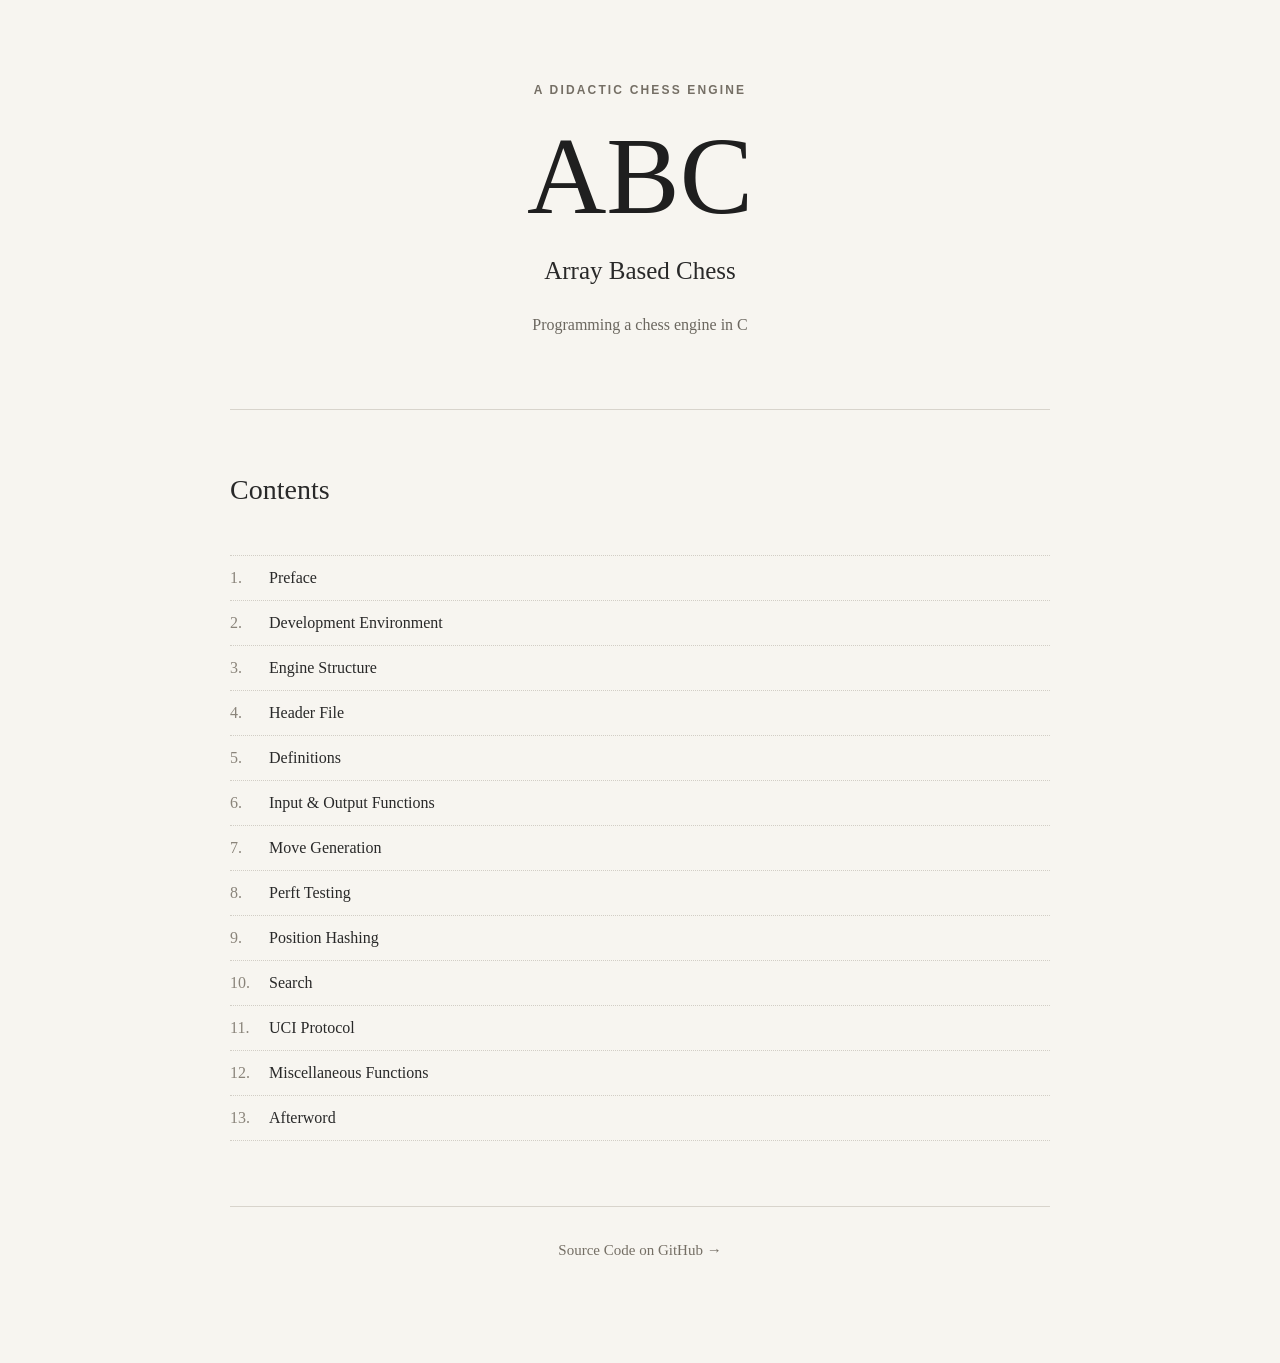
<file: index.html>
<!DOCTYPE html>
<html lang="en">
<head>
    <meta charset="UTF-8">
    <meta name="viewport" content="width=device-width, initial-scale=1.0">
    <title>ABC — Array Based Chess</title>
    <meta name="description" content="Building a chess engine from scratch for didactic purposes.">
    <link rel="stylesheet" href="book/style.css">
</head>
<body>
    <main class="book">
        <header class="book-header">
            <div class="book-kicker">A DIDACTIC CHESS ENGINE</div>
            <h1>ABC</h1>
            <p class="subtitle">Array Based Chess</p>
            <p class="description">Programming a chess engine in C</p>
        </header>
        <section class="contents">
            <h2>Contents</h2>
            <ol>
                <li><a href="#"><span></span></a></li>
                <li><a href="book/preface.html"><span>1.</span>Preface</a></li>
                <li><a href="book/development-environment.html"><span>2.</span>Development Environment</a></li>
                <li><a href="book/engine-structure.html"><span>3.</span>Engine Structure</a></li>
                <li><a href="book/header-file.html"><span>4.</span>Header File</a></li>
                <li><a href="book/definitions.html"><span>5.</span>Definitions</a></li>
                <li><a href="book/io.html"><span>6.</span>Input & Output Functions</a></li>
                <li><a href="book/movegen.html"><span>7.</span>Move Generation</a></li>
                <li><a href="book/perft.html"><span>8.</span>Perft Testing</a></li>
                <li><a href="book/hash.html"><span>9.</span>Position Hashing</a></li>
                <li><a href="book/search.html"><span>10.</span>Search</a></li>
                <li><a href="book/uci.html"><span>11.</span>UCI Protocol</a></li>
                <li><a href="book/misc.html"><span>12.</span>Miscellaneous Functions</a></li>
                <li><a href="book/afterword.html"><span>13.</span>Afterword</a></li>
            </ol>
        </section>
        <div class="book-navigation book-navigation-center">
    <a href="https://github.com/maksimKorzh/abc">Source Code on GitHub →</a>
</div>
    </main>
</body>
</html>
</file>
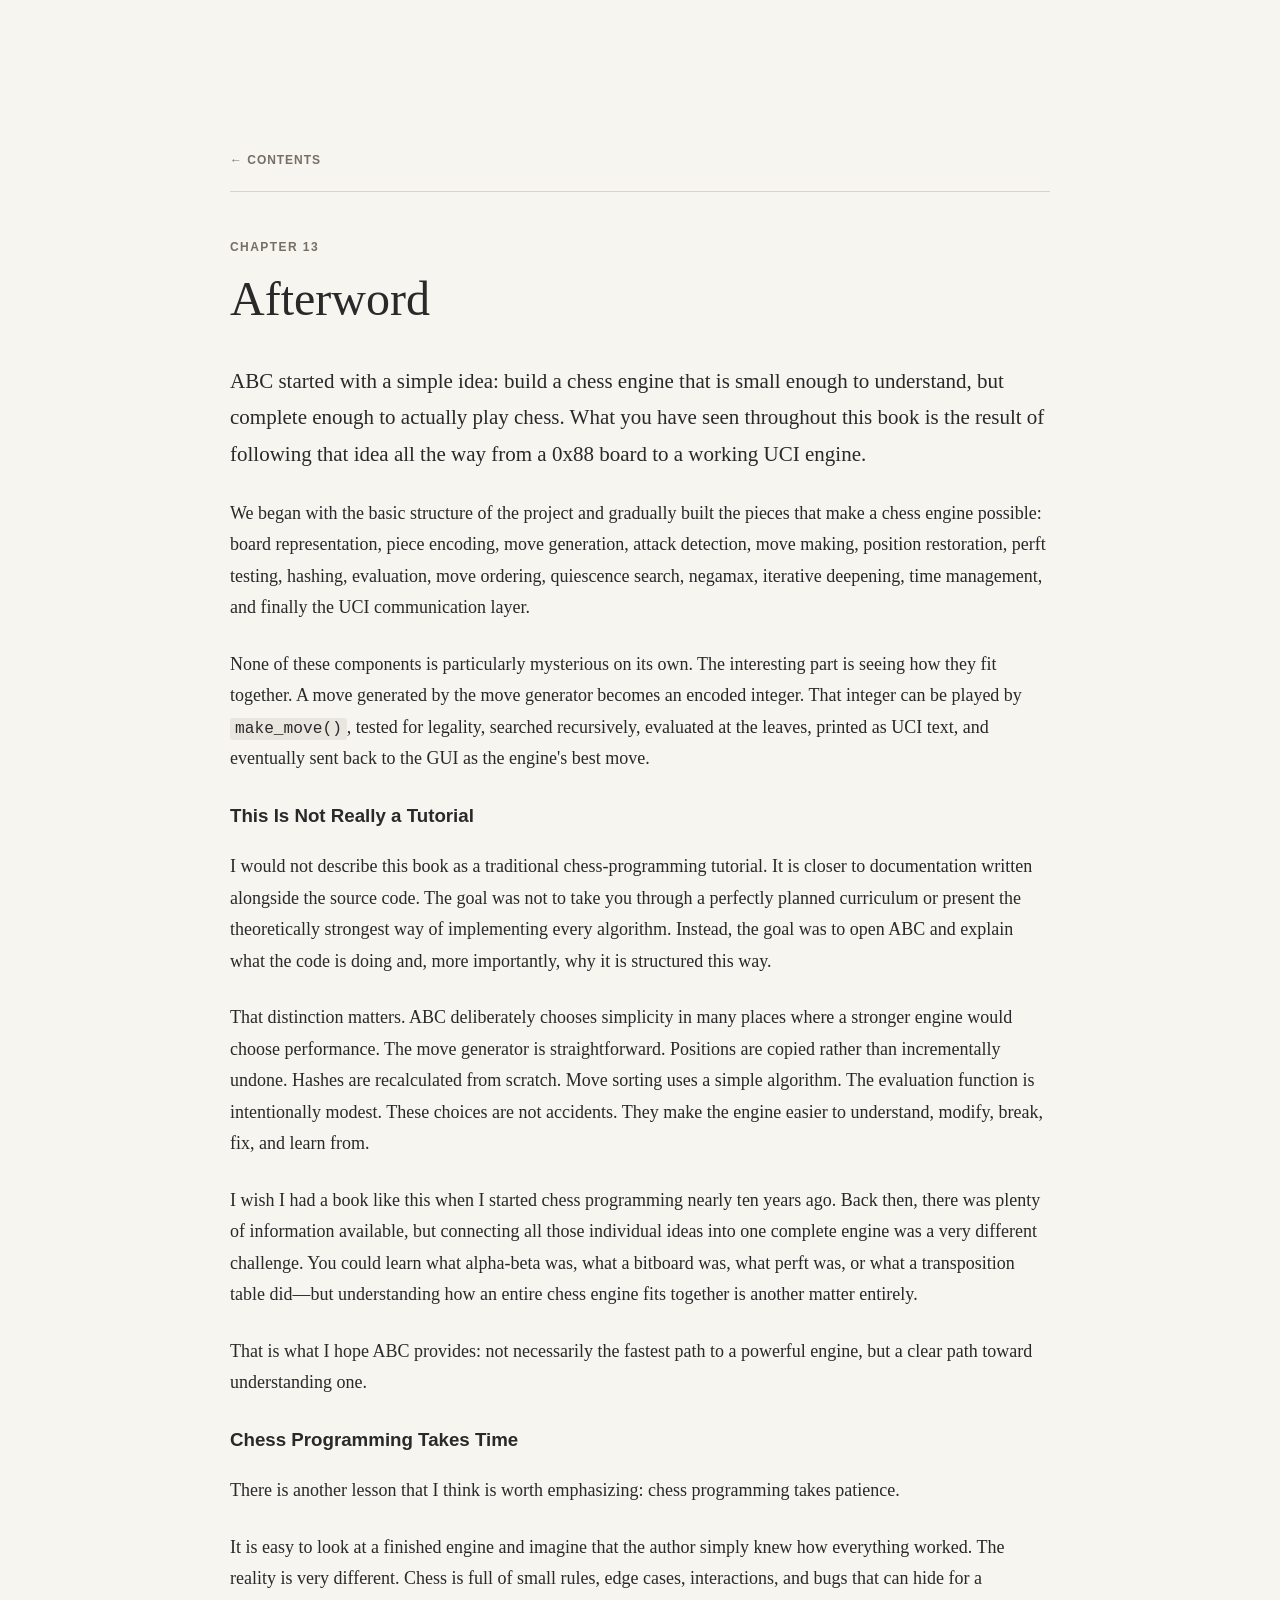
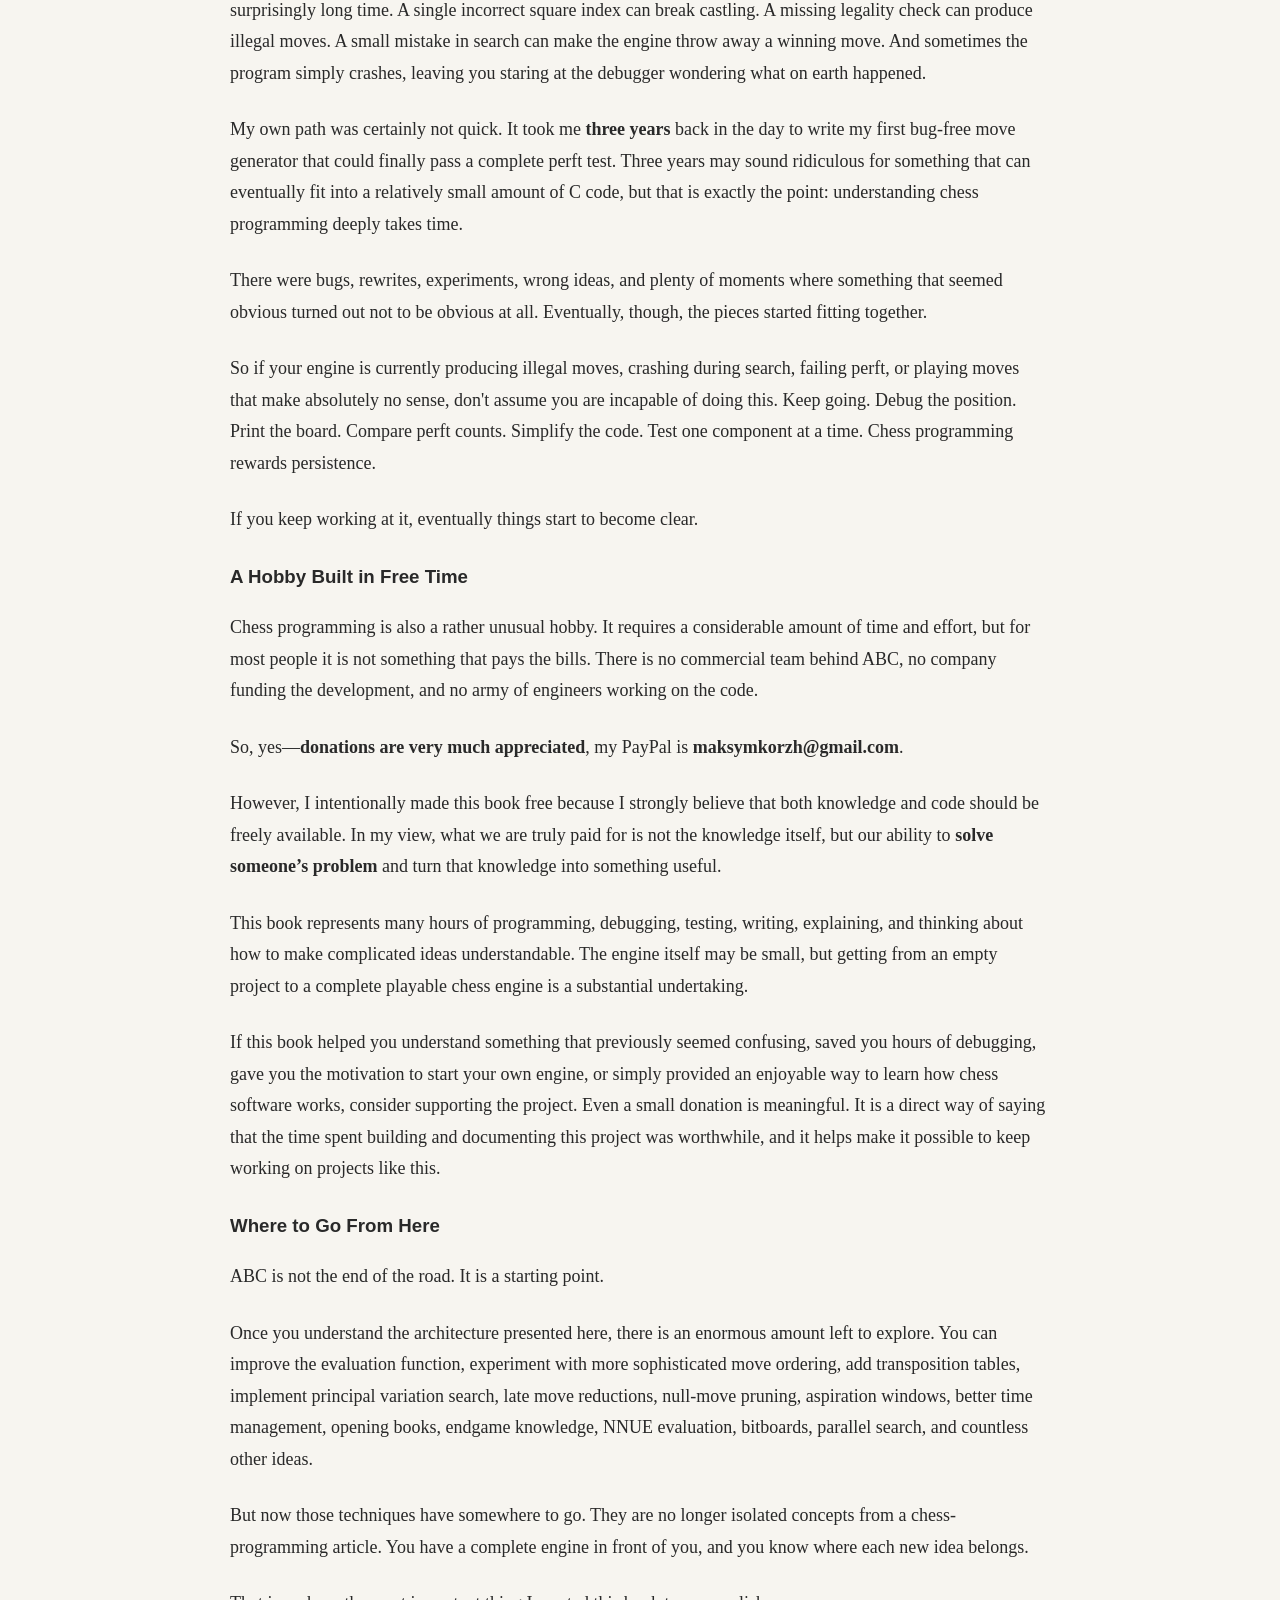
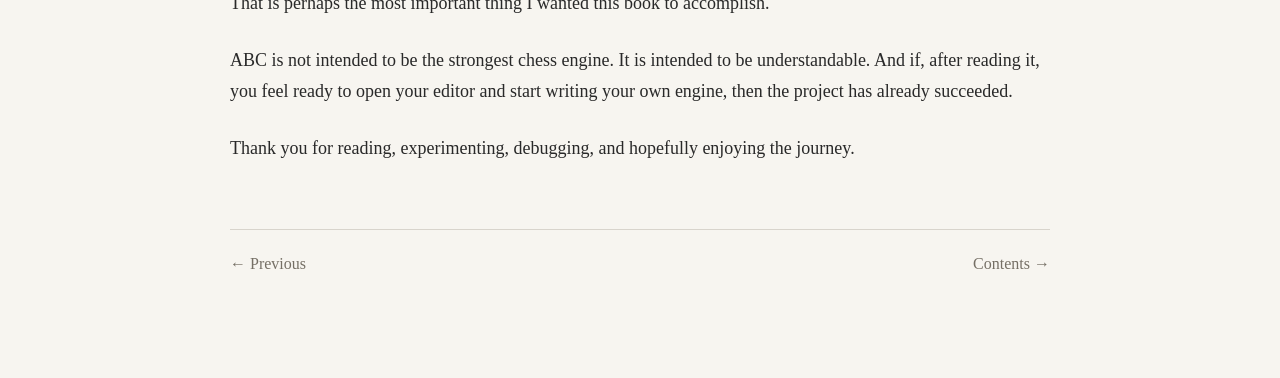
<file: book/afterword.html>
<!DOCTYPE html>
<html lang="en">
<head>
    <meta charset="UTF-8">
    <meta name="viewport" content="width=device-width, initial-scale=1.0">
    <title>Afterword — ABC</title>
    <link rel="stylesheet" href="style.css">
</head>
<body>
    <main class="book">
        <article class="chapter">
            <nav class="chapter-nav"><a href="../index.html">← Contents</a></nav>
            <div class="chapter-label">Chapter 13</div>
            <h2>Afterword</h2>
            <p class="lead">ABC started with a simple idea: build a chess engine that is small enough to understand, but complete enough to actually play chess. What you have seen throughout this book is the result of following that idea all the way from a 0x88 board to a working UCI engine.</p>
            <p>We began with the basic structure of the project and gradually built the pieces that make a chess engine possible: board representation, piece encoding, move generation, attack detection, move making, position restoration, perft testing, hashing, evaluation, move ordering, quiescence search, negamax, iterative deepening, time management, and finally the UCI communication layer.</p>
            <p>None of these components is particularly mysterious on its own. The interesting part is seeing how they fit together. A move generated by the move generator becomes an encoded integer. That integer can be played by <code>make_move()</code>, tested for legality, searched recursively, evaluated at the leaves, printed as UCI text, and eventually sent back to the GUI as the engine's best move.</p>
            <h3>This Is Not Really a Tutorial</h3>
            <p>I would not describe this book as a traditional chess-programming tutorial. It is closer to documentation written alongside the source code. The goal was not to take you through a perfectly planned curriculum or present the theoretically strongest way of implementing every algorithm. Instead, the goal was to open ABC and explain what the code is doing and, more importantly, why it is structured this way.</p>
            <p>That distinction matters. ABC deliberately chooses simplicity in many places where a stronger engine would choose performance. The move generator is straightforward. Positions are copied rather than incrementally undone. Hashes are recalculated from scratch. Move sorting uses a simple algorithm. The evaluation function is intentionally modest. These choices are not accidents. They make the engine easier to understand, modify, break, fix, and learn from.</p>
            <p>I wish I had a book like this when I started chess programming nearly ten years ago. Back then, there was plenty of information available, but connecting all those individual ideas into one complete engine was a very different challenge. You could learn what alpha-beta was, what a bitboard was, what perft was, or what a transposition table did—but understanding how an entire chess engine fits together is another matter entirely.</p>
            <p>That is what I hope ABC provides: not necessarily the fastest path to a powerful engine, but a clear path toward understanding one.</p>
            <h3>Chess Programming Takes Time</h3>
            <p>There is another lesson that I think is worth emphasizing: chess programming takes patience.</p>
            <p>It is easy to look at a finished engine and imagine that the author simply knew how everything worked. The reality is very different. Chess is full of small rules, edge cases, interactions, and bugs that can hide for a surprisingly long time. A single incorrect square index can break castling. A missing legality check can produce illegal moves. A small mistake in search can make the engine throw away a winning move. And sometimes the program simply crashes, leaving you staring at the debugger wondering what on earth happened.</p>
            <p>My own path was certainly not quick. It took me <strong>three years</strong> back in the day to write my first bug-free move generator that could finally pass a complete perft test. Three years may sound ridiculous for something that can eventually fit into a relatively small amount of C code, but that is exactly the point: understanding chess programming deeply takes time.</p>
            <p>There were bugs, rewrites, experiments, wrong ideas, and plenty of moments where something that seemed obvious turned out not to be obvious at all. Eventually, though, the pieces started fitting together.</p>
            <p>So if your engine is currently producing illegal moves, crashing during search, failing perft, or playing moves that make absolutely no sense, don't assume you are incapable of doing this. Keep going. Debug the position. Print the board. Compare perft counts. Simplify the code. Test one component at a time. Chess programming rewards persistence.</p>
            <p>If you keep working at it, eventually things start to become clear.</p>
            <h3>A Hobby Built in Free Time</h3>
            <p>Chess programming is also a rather unusual hobby. It requires a considerable amount of time and effort, but for most people it is not something that pays the bills. There is no commercial team behind ABC, no company funding the development, and no army of engineers working on the code.</p>
            <p>So, yes—<strong>donations are very much appreciated</strong>, my PayPal is <strong>maksymkorzh@gmail.com</strong>.</p>
            <p>However, I intentionally made this book free because I strongly believe that both knowledge and code should be freely available. In my view, what we are truly paid for is not the knowledge itself, but our ability to <strong>solve someone’s problem</strong> and turn that knowledge into something useful.</p>
            <p>This book represents many hours of programming, debugging, testing, writing, explaining, and thinking about how to make complicated ideas understandable. The engine itself may be small, but getting from an empty project to a complete playable chess engine is a substantial undertaking.</p>
            <p>If this book helped you understand something that previously seemed confusing, saved you hours of debugging, gave you the motivation to start your own engine, or simply provided an enjoyable way to learn how chess software works, consider supporting the project. Even a small donation is meaningful. It is a direct way of saying that the time spent building and documenting this project was worthwhile, and it helps make it possible to keep working on projects like this.</p>
            <h3>Where to Go From Here</h3>
            <p>ABC is not the end of the road. It is a starting point.</p>
            <p>Once you understand the architecture presented here, there is an enormous amount left to explore. You can improve the evaluation function, experiment with more sophisticated move ordering, add transposition tables, implement principal variation search, late move reductions, null-move pruning, aspiration windows, better time management, opening books, endgame knowledge, NNUE evaluation, bitboards, parallel search, and countless other ideas.</p>
            <p>But now those techniques have somewhere to go. They are no longer isolated concepts from a chess-programming article. You have a complete engine in front of you, and you know where each new idea belongs.</p>
            <p>That is perhaps the most important thing I wanted this book to accomplish.</p>
            <p>ABC is not intended to be the strongest chess engine. It is intended to be understandable. And if, after reading it, you feel ready to open your editor and start writing your own engine, then the project has already succeeded.</p>
            <p>Thank you for reading, experimenting, debugging, and hopefully enjoying the journey.</p>
            <nav class="chapter-nav-bottom">
                <a href="misc.html">← Previous</a>
                <a class="next" href="../index.html">Contents →</a>
            </nav>
        </article>
    </main>
</body>
</html>
</file>
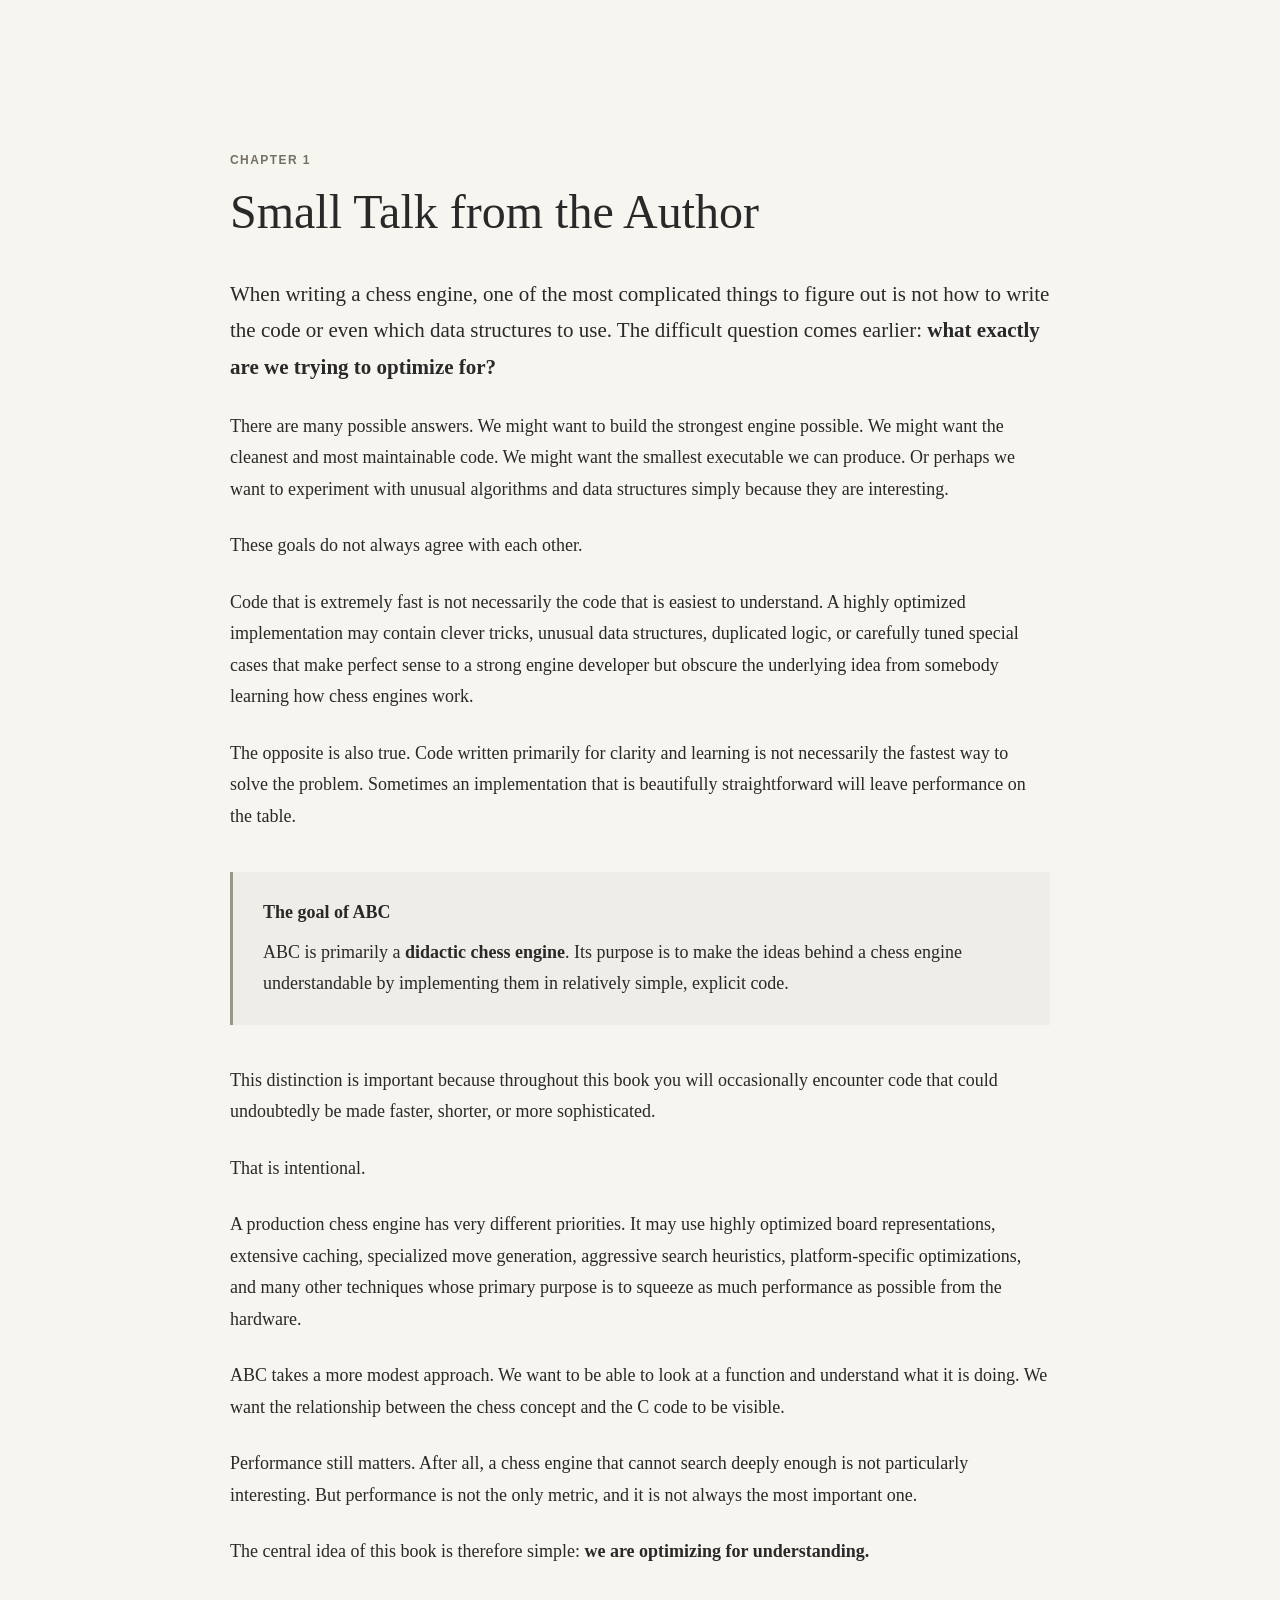
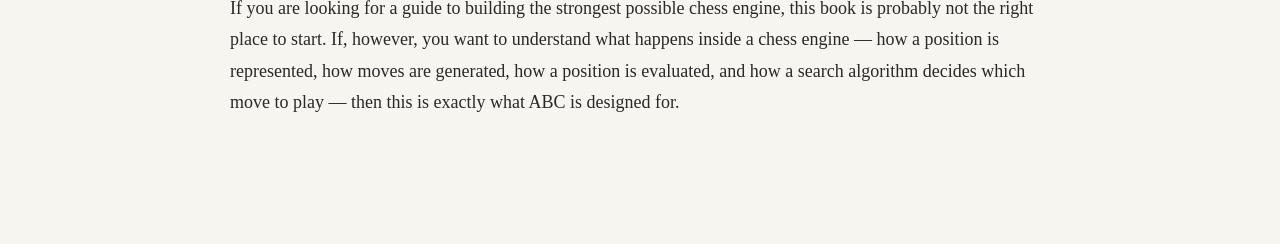
<file: book/author.html>
<!DOCTYPE html>
<html lang="en">
<head>
    <meta charset="UTF-8">
    <meta name="viewport" content="width=device-width, initial-scale=1.0">
    <title>From Author — ABC</title>
    <link rel="stylesheet" href="style.css">
</head>
<body>
    <main class="book">
        <article class="chapter">
            <div class="chapter-label">Chapter 1</div>
            <h2>Small Talk from the Author</h2>
            <p class="lead">When writing a chess engine, one of the most complicated things to figure out is not how to write the code or even which data structures to use. The difficult question comes earlier: <strong>what exactly are we trying to optimize for?</strong></p>
            <p>There are many possible answers. We might want to build the strongest engine possible. We might want the cleanest and most maintainable code. We might want the smallest executable we can produce. Or perhaps we want to experiment with unusual algorithms and data structures simply because they are interesting.</p>
            <p>These goals do not always agree with each other.</p>
            <p>Code that is extremely fast is not necessarily the code that is easiest to understand. A highly optimized implementation may contain clever tricks, unusual data structures, duplicated logic, or carefully tuned special cases that make perfect sense to a strong engine developer but obscure the underlying idea from somebody learning how chess engines work.</p>
            <p>The opposite is also true. Code written primarily for clarity and learning is not necessarily the fastest way to solve the problem. Sometimes an implementation that is beautifully straightforward will leave performance on the table.</p>
            <div class="note">
                <div class="note-title">The goal of ABC</div>
                <p>ABC is primarily a <strong>didactic chess engine</strong>. Its purpose is to make the ideas behind a chess engine understandable by implementing them in relatively simple, explicit code.</p>
            </div>
            <p>This distinction is important because throughout this book you will occasionally encounter code that could undoubtedly be made faster, shorter, or more sophisticated.</p>
            <p>That is intentional.</p>
            <p>A production chess engine has very different priorities. It may use highly optimized board representations, extensive caching, specialized move generation, aggressive search heuristics, platform-specific optimizations, and many other techniques whose primary purpose is to squeeze as much performance as possible from the hardware.</p>
            <p>ABC takes a more modest approach. We want to be able to look at a function and understand what it is doing. We want the relationship between the chess concept and the C code to be visible.</p>
            <p>Performance still matters. After all, a chess engine that cannot search deeply enough is not particularly interesting. But performance is not the only metric, and it is not always the most important one.</p>
            <p>The central idea of this book is therefore simple: <strong>we are optimizing for understanding.</strong></p>
            <p>If you are looking for a guide to building the strongest possible chess engine, this book is probably not the right place to start. If, however, you want to understand what happens inside a chess engine — how a position is represented, how moves are generated, how a position is evaluated, and how a search algorithm decides which move to play — then this is exactly what ABC is designed for.</p>
        </article>
    </main>
</body>
</html>
</file>
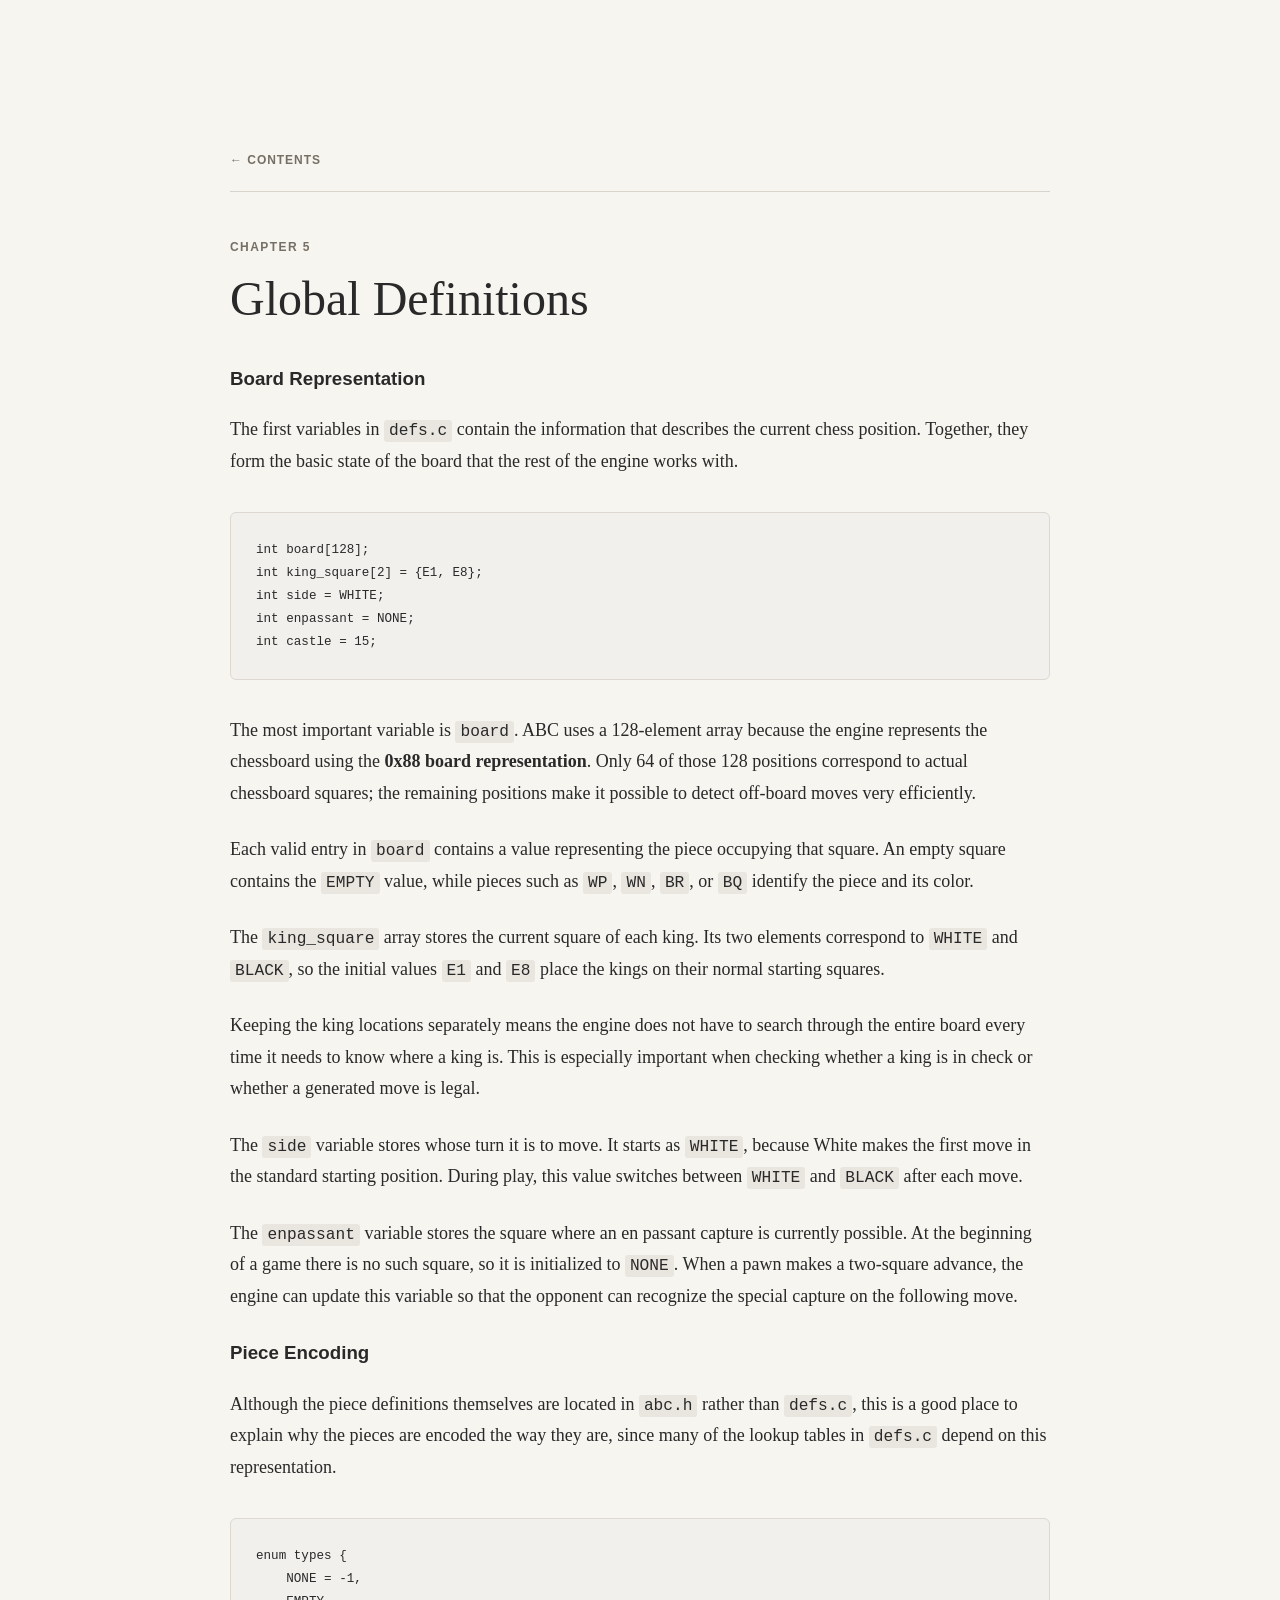
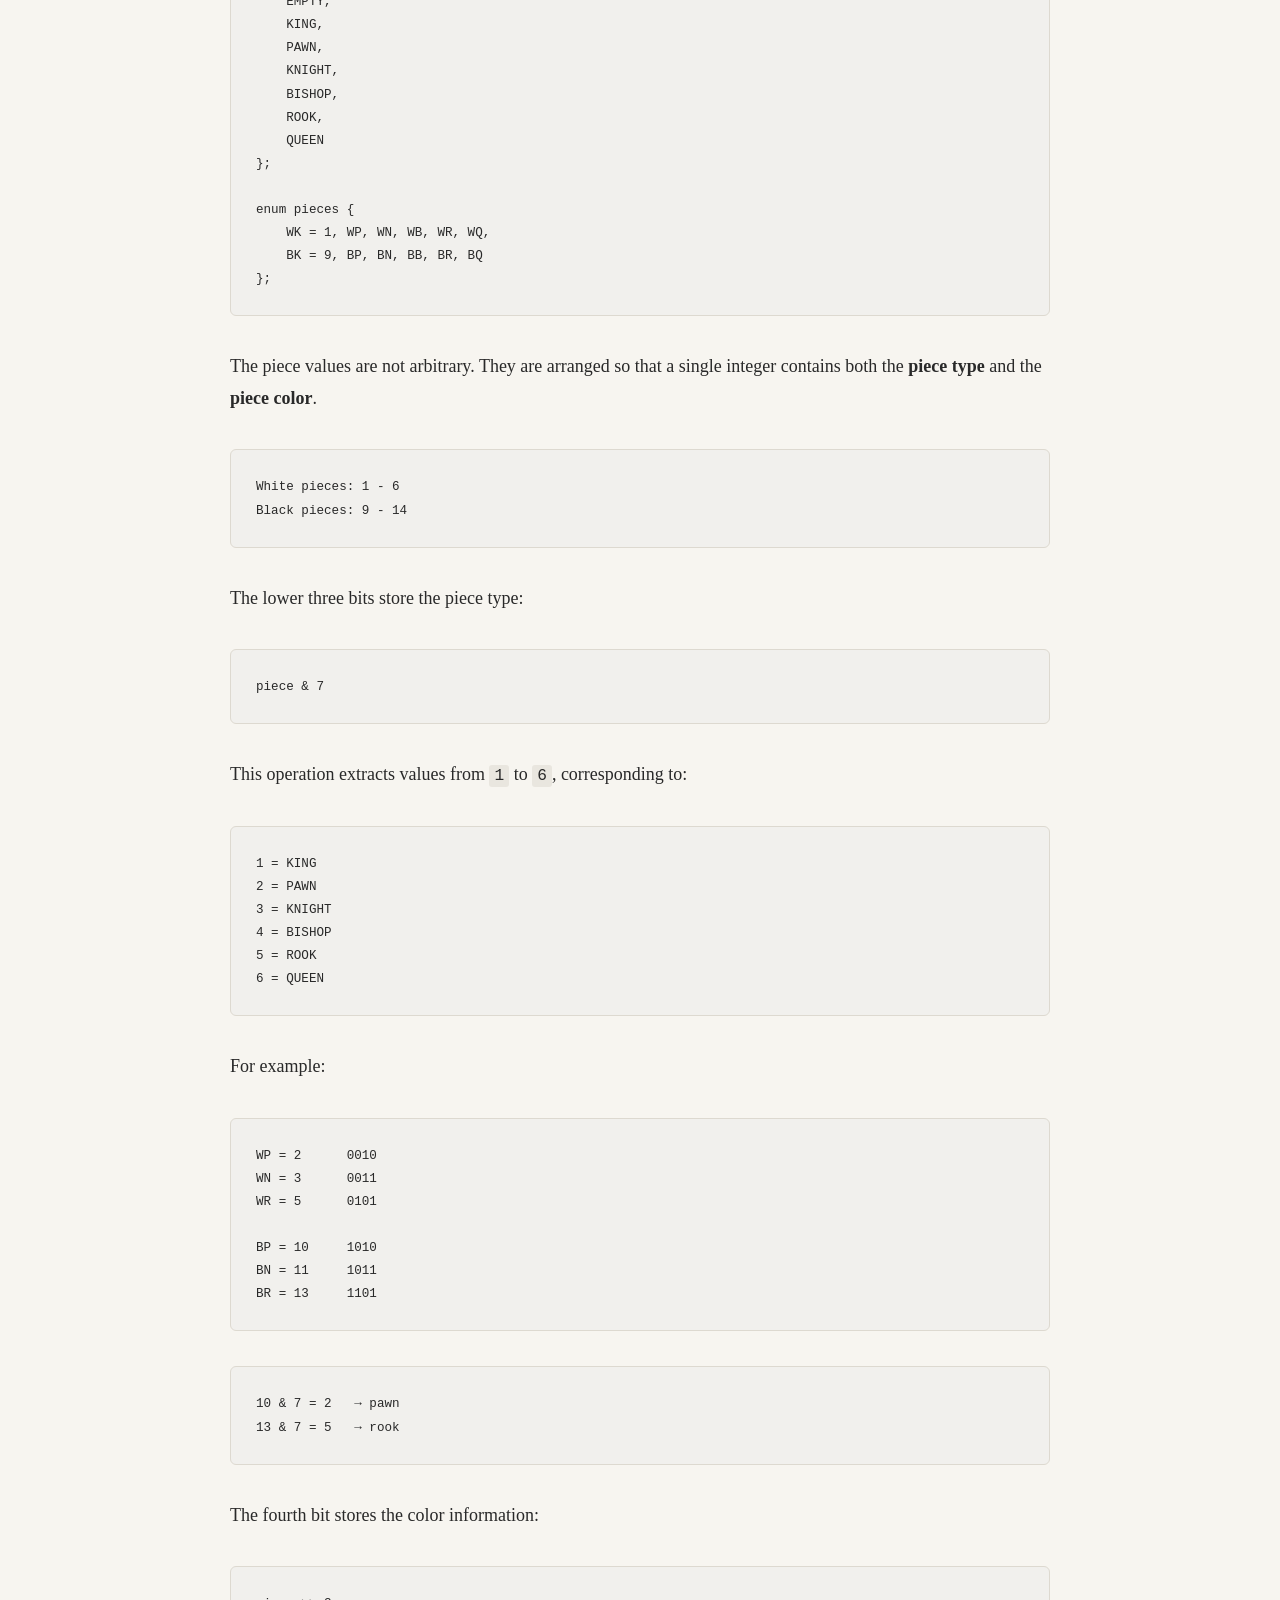
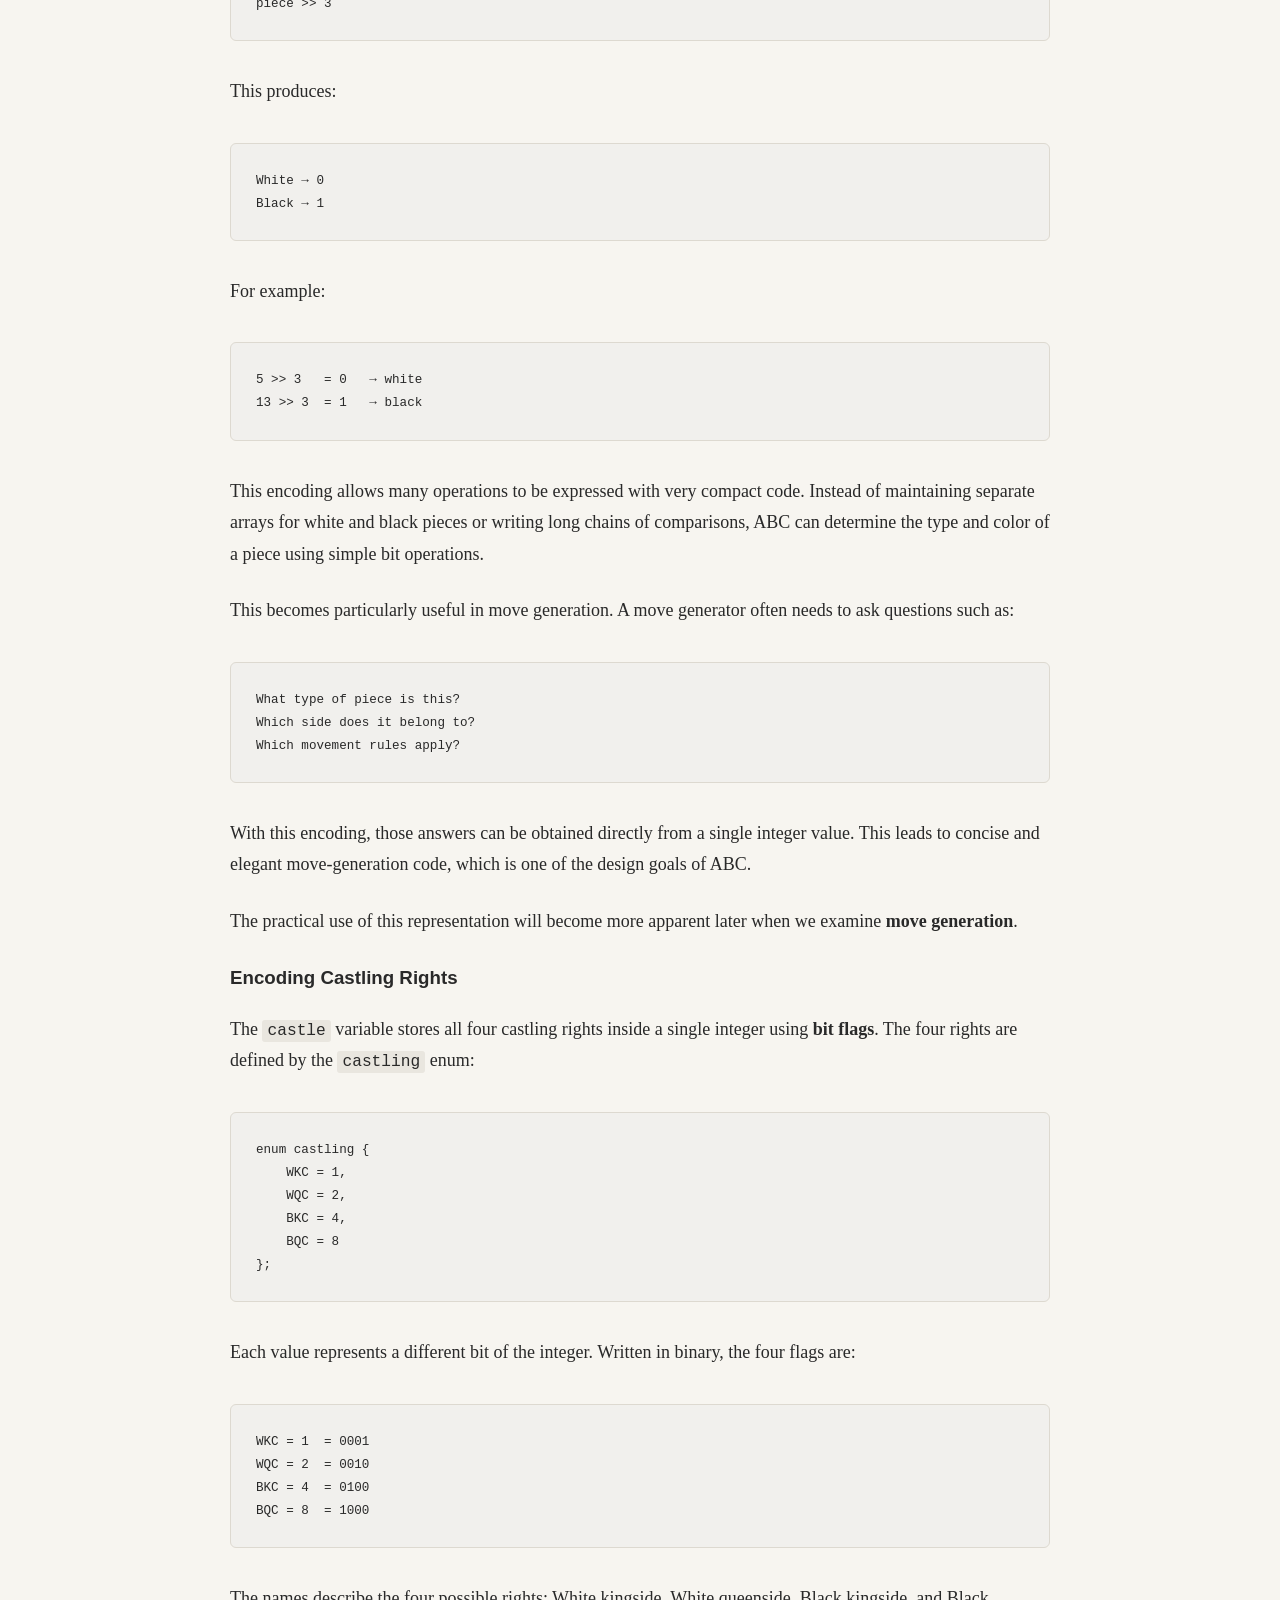
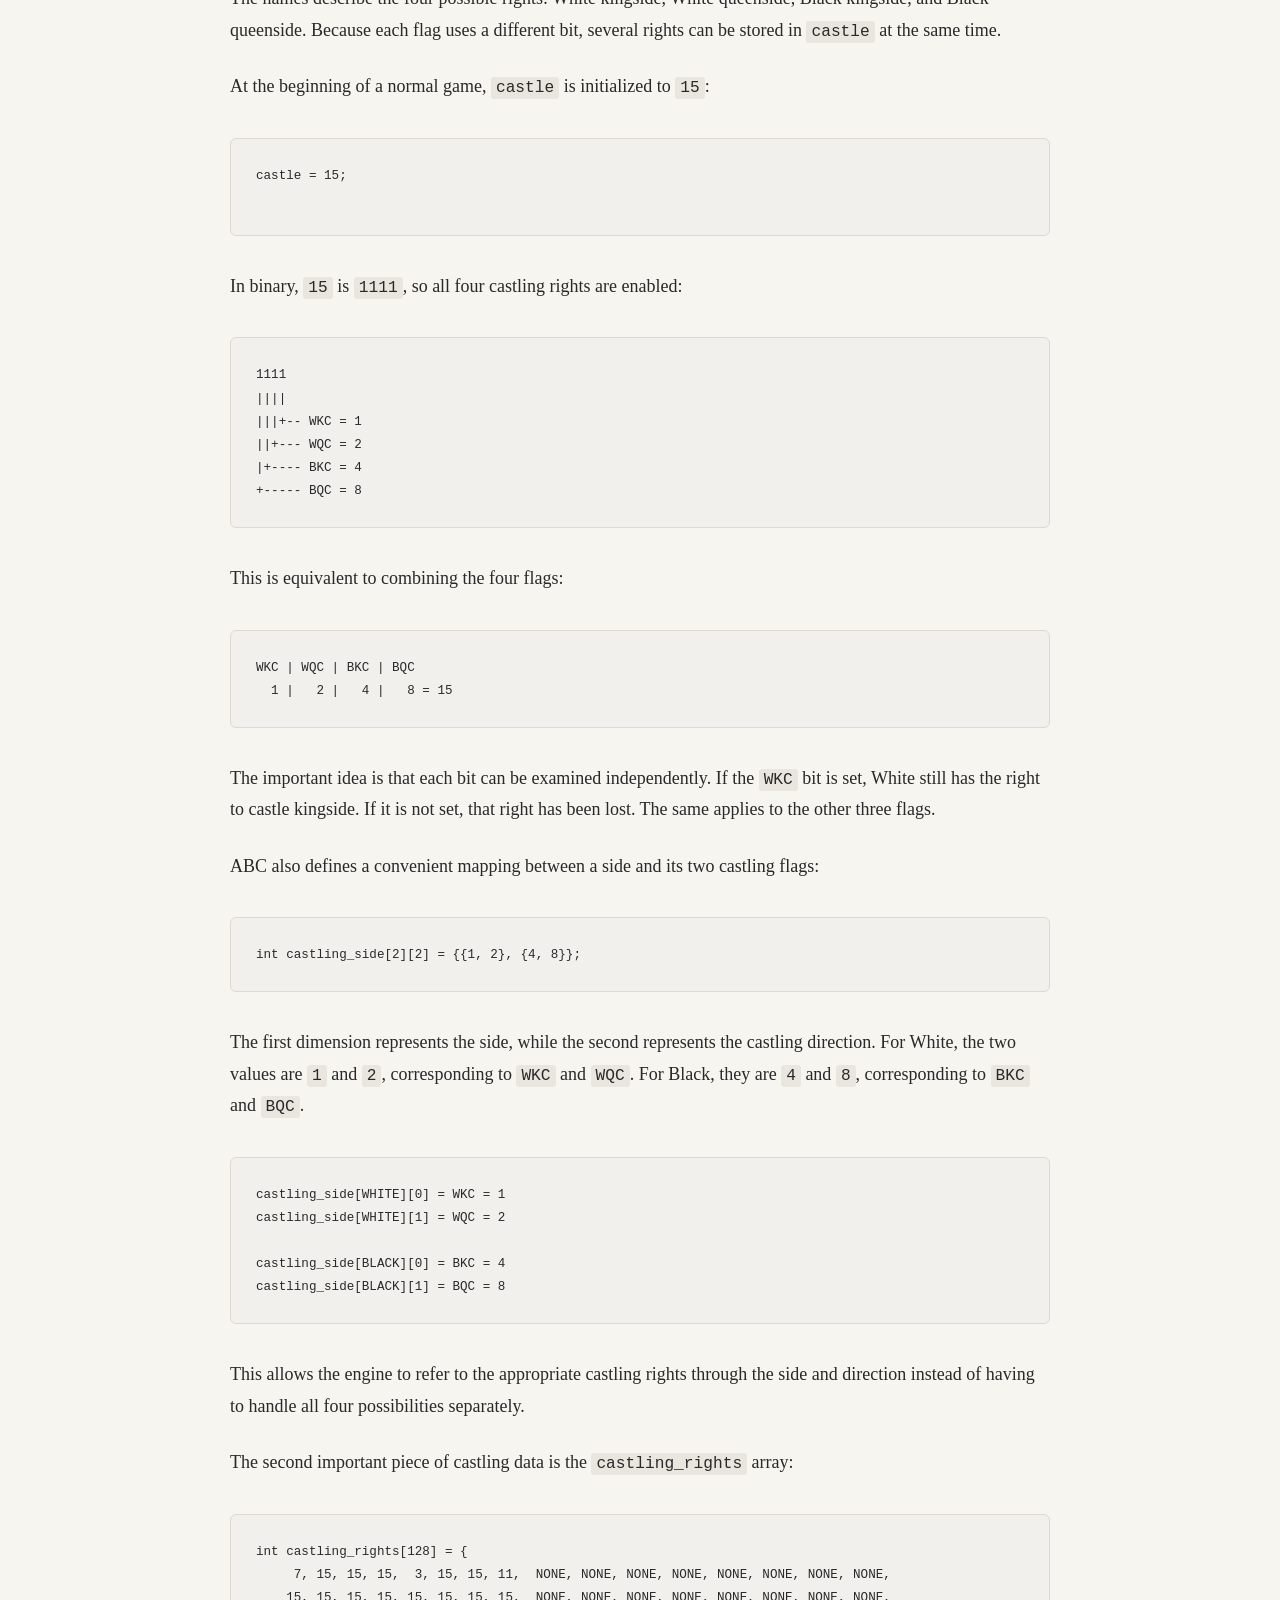
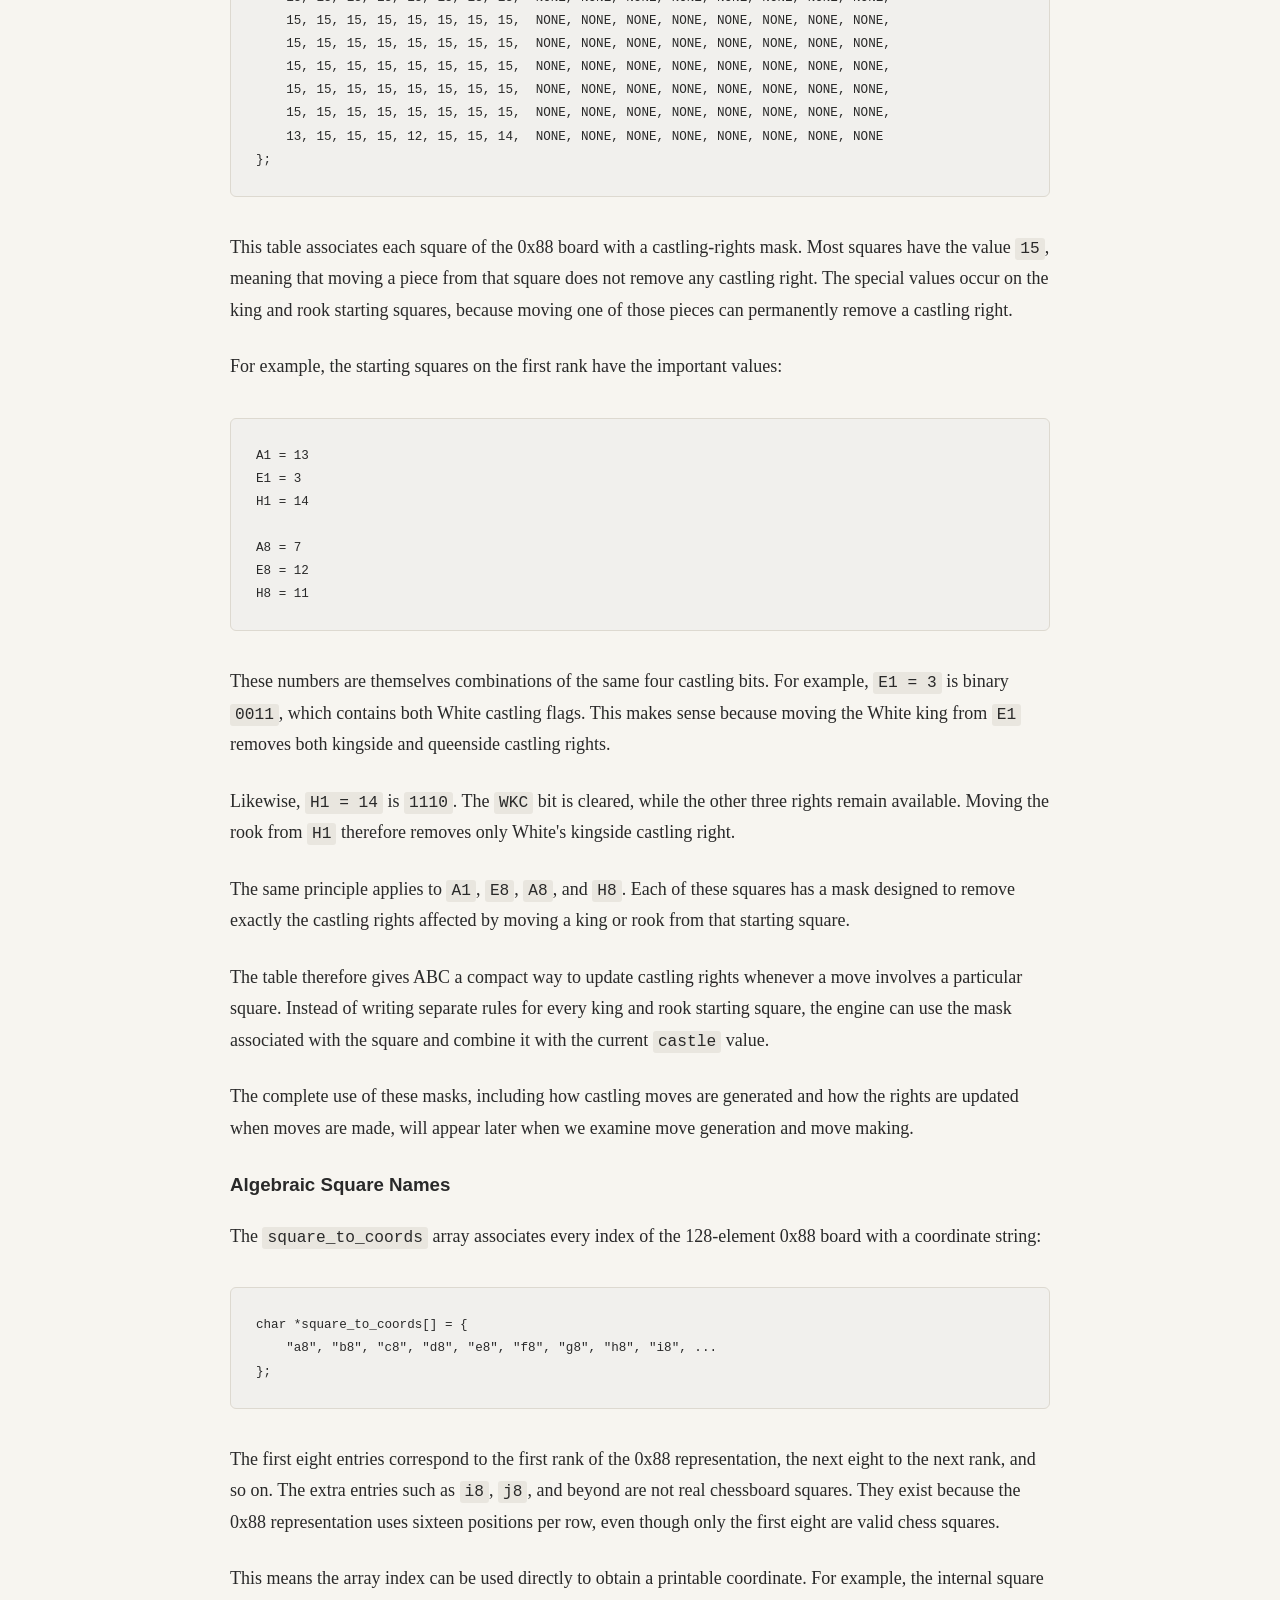
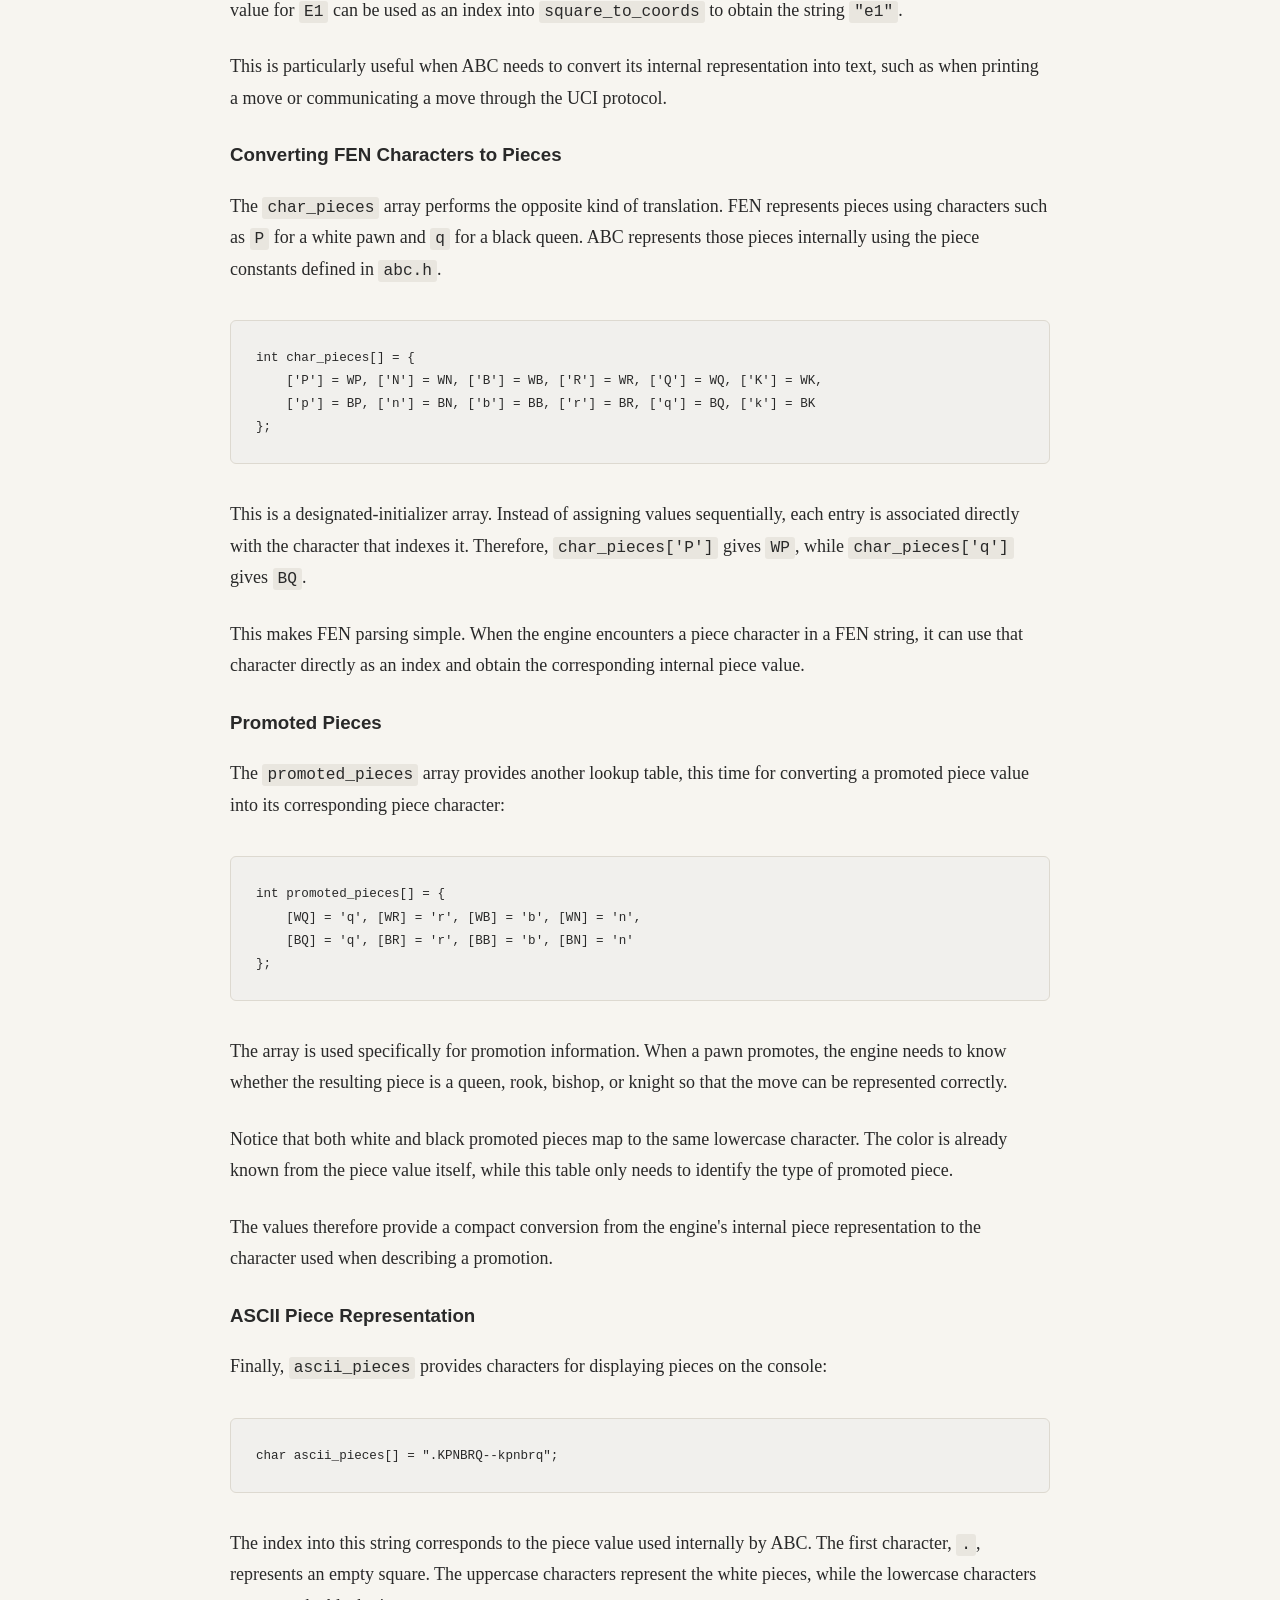
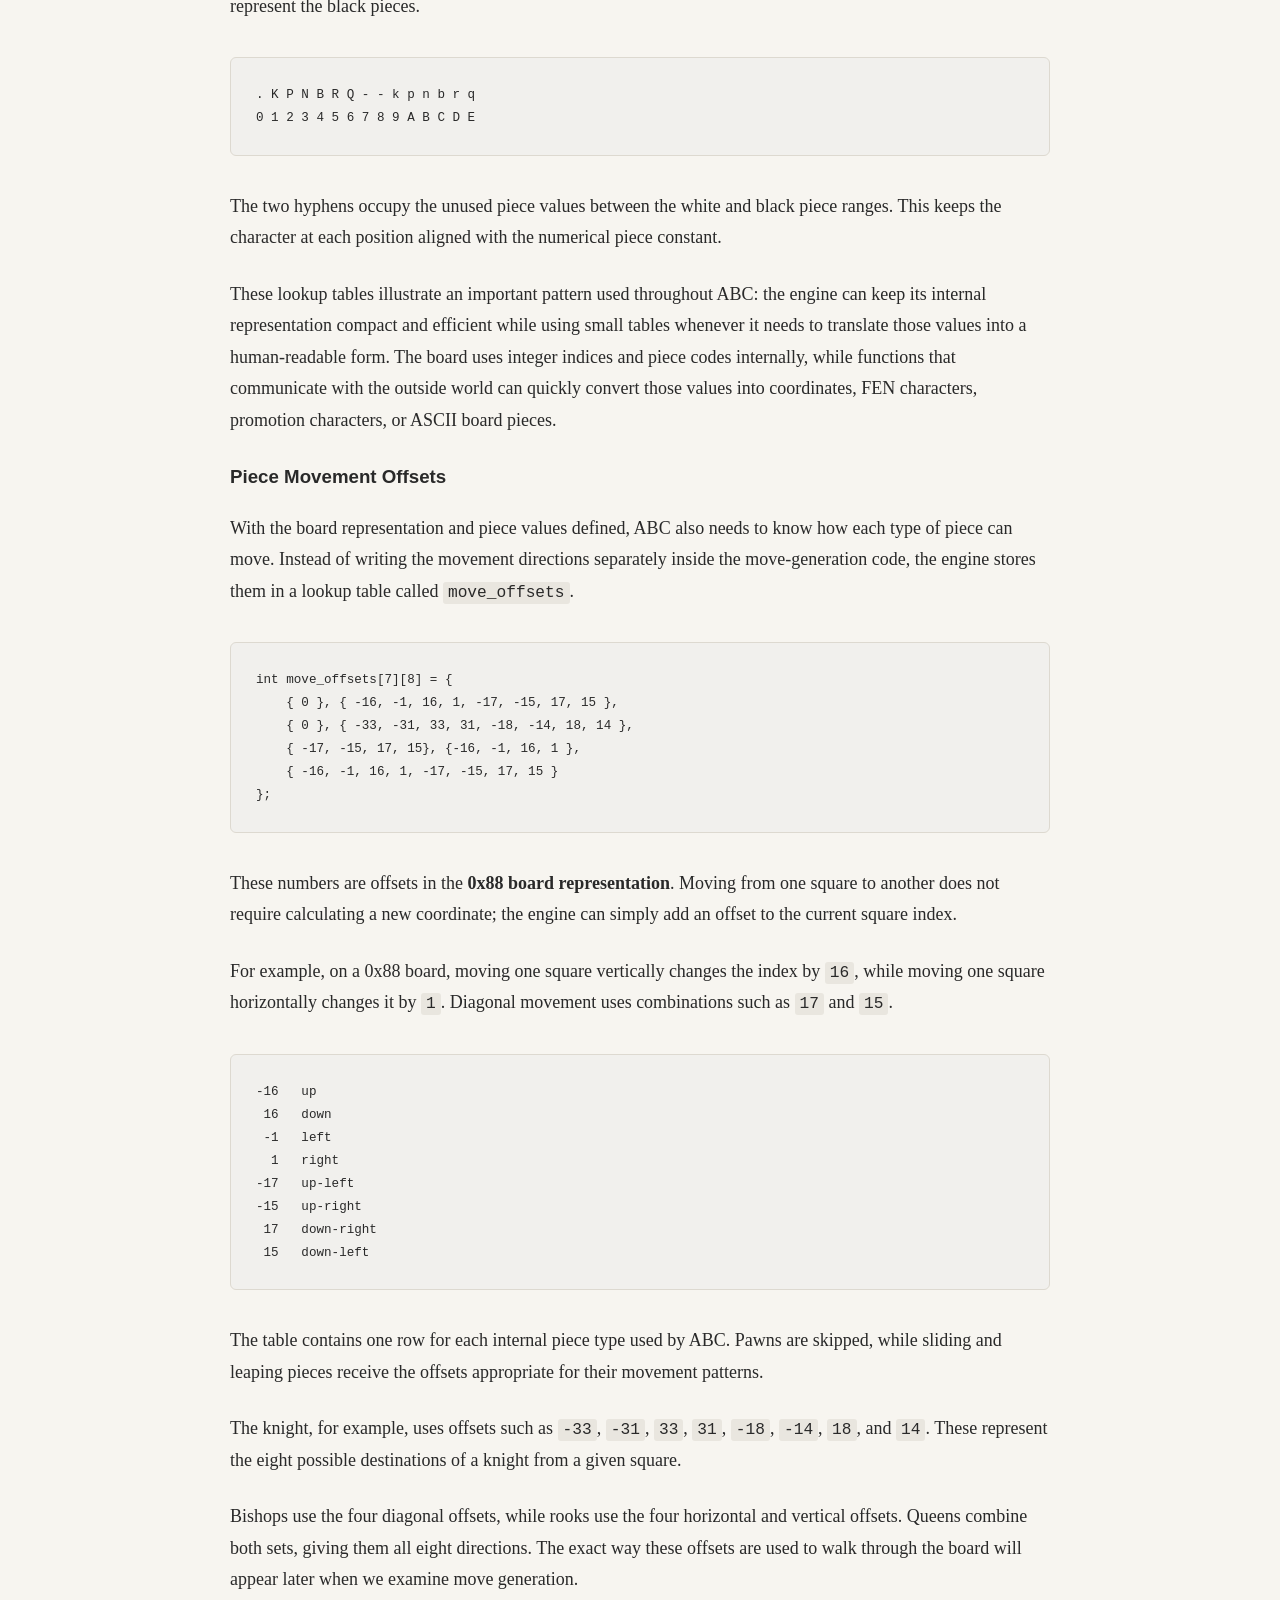
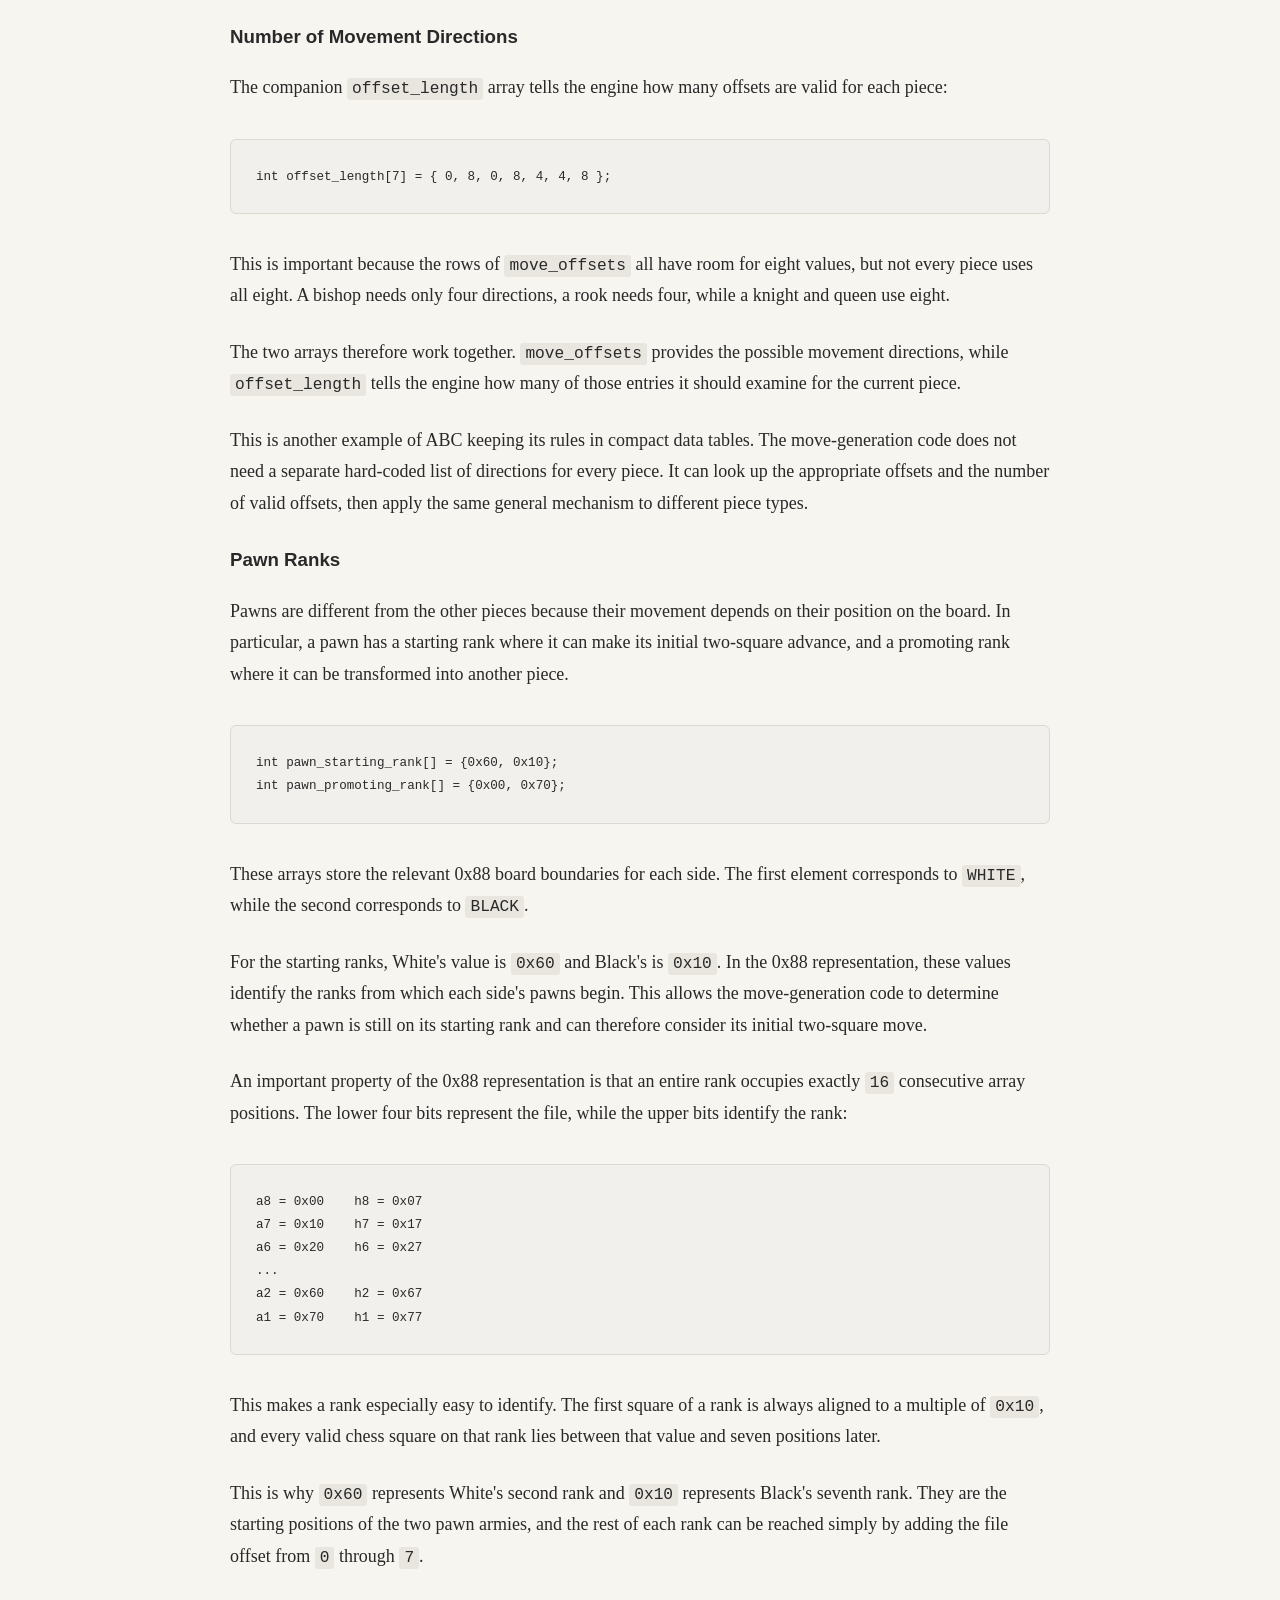
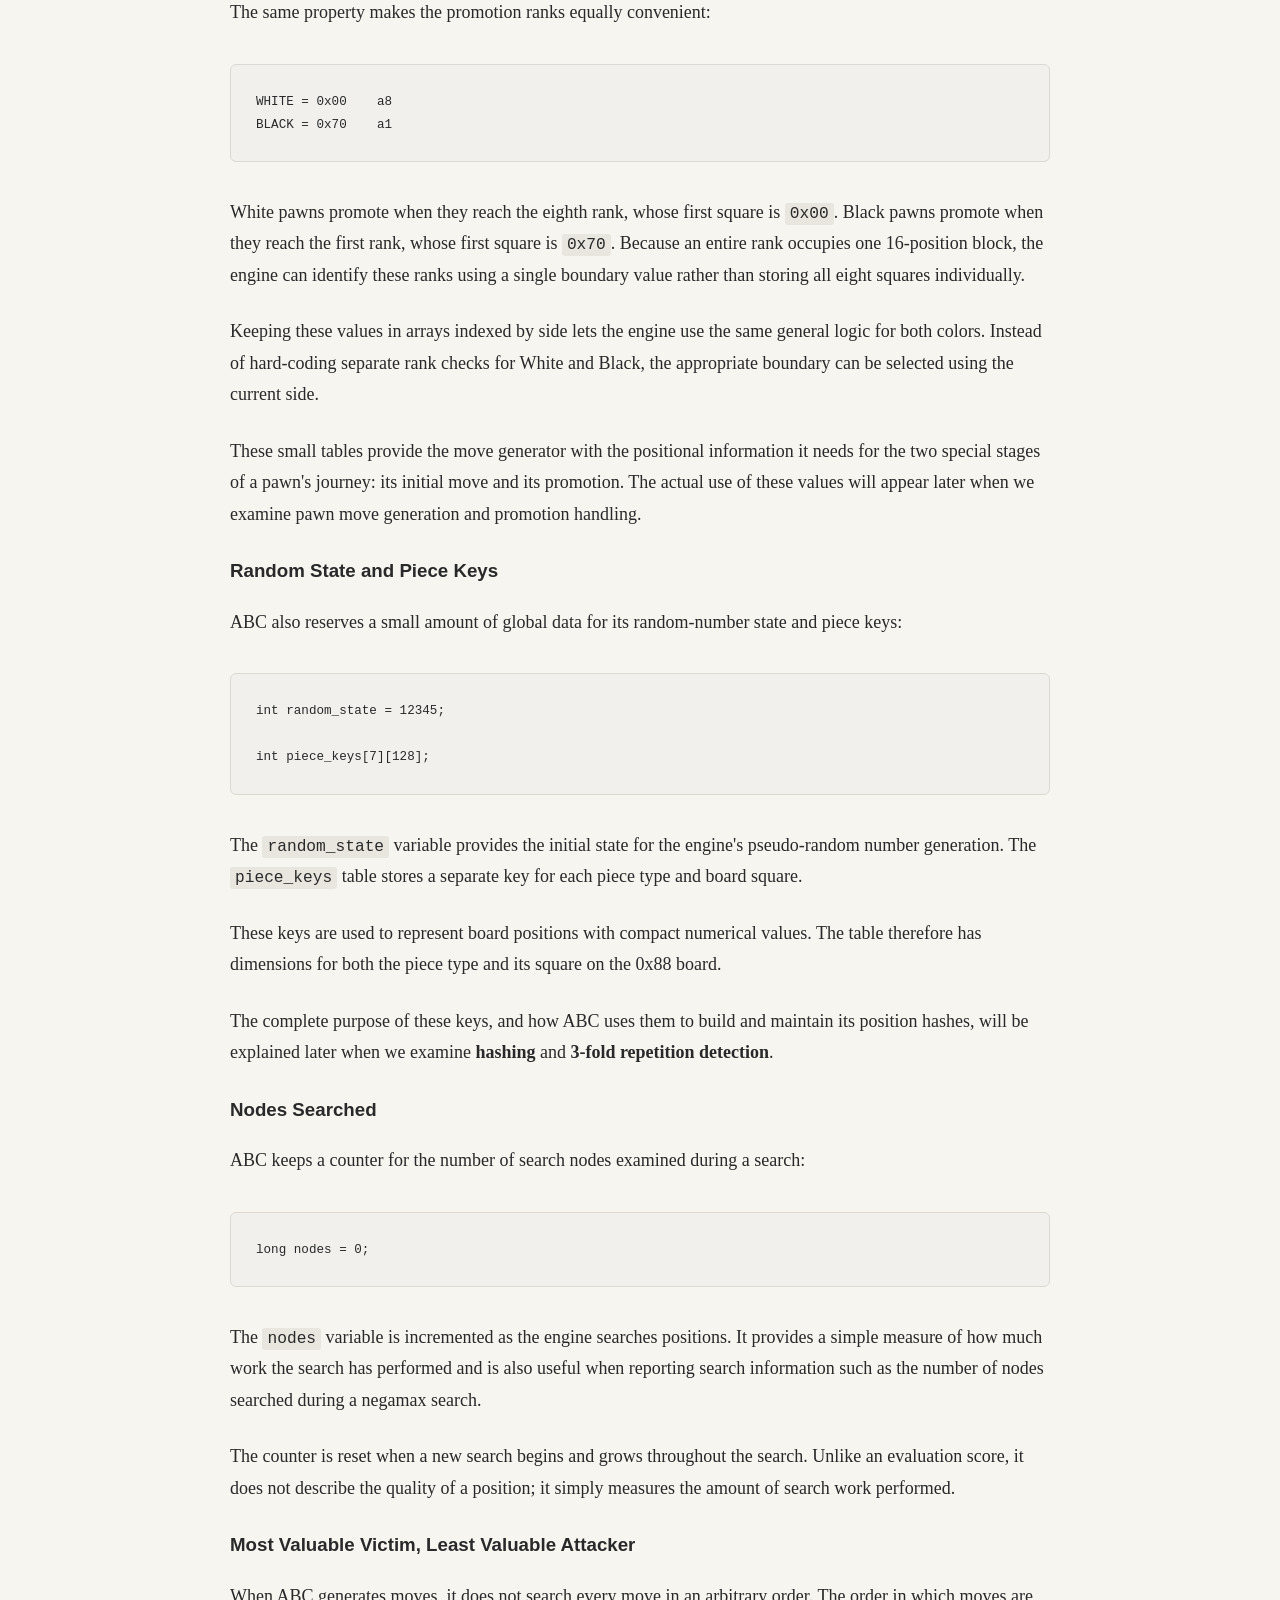
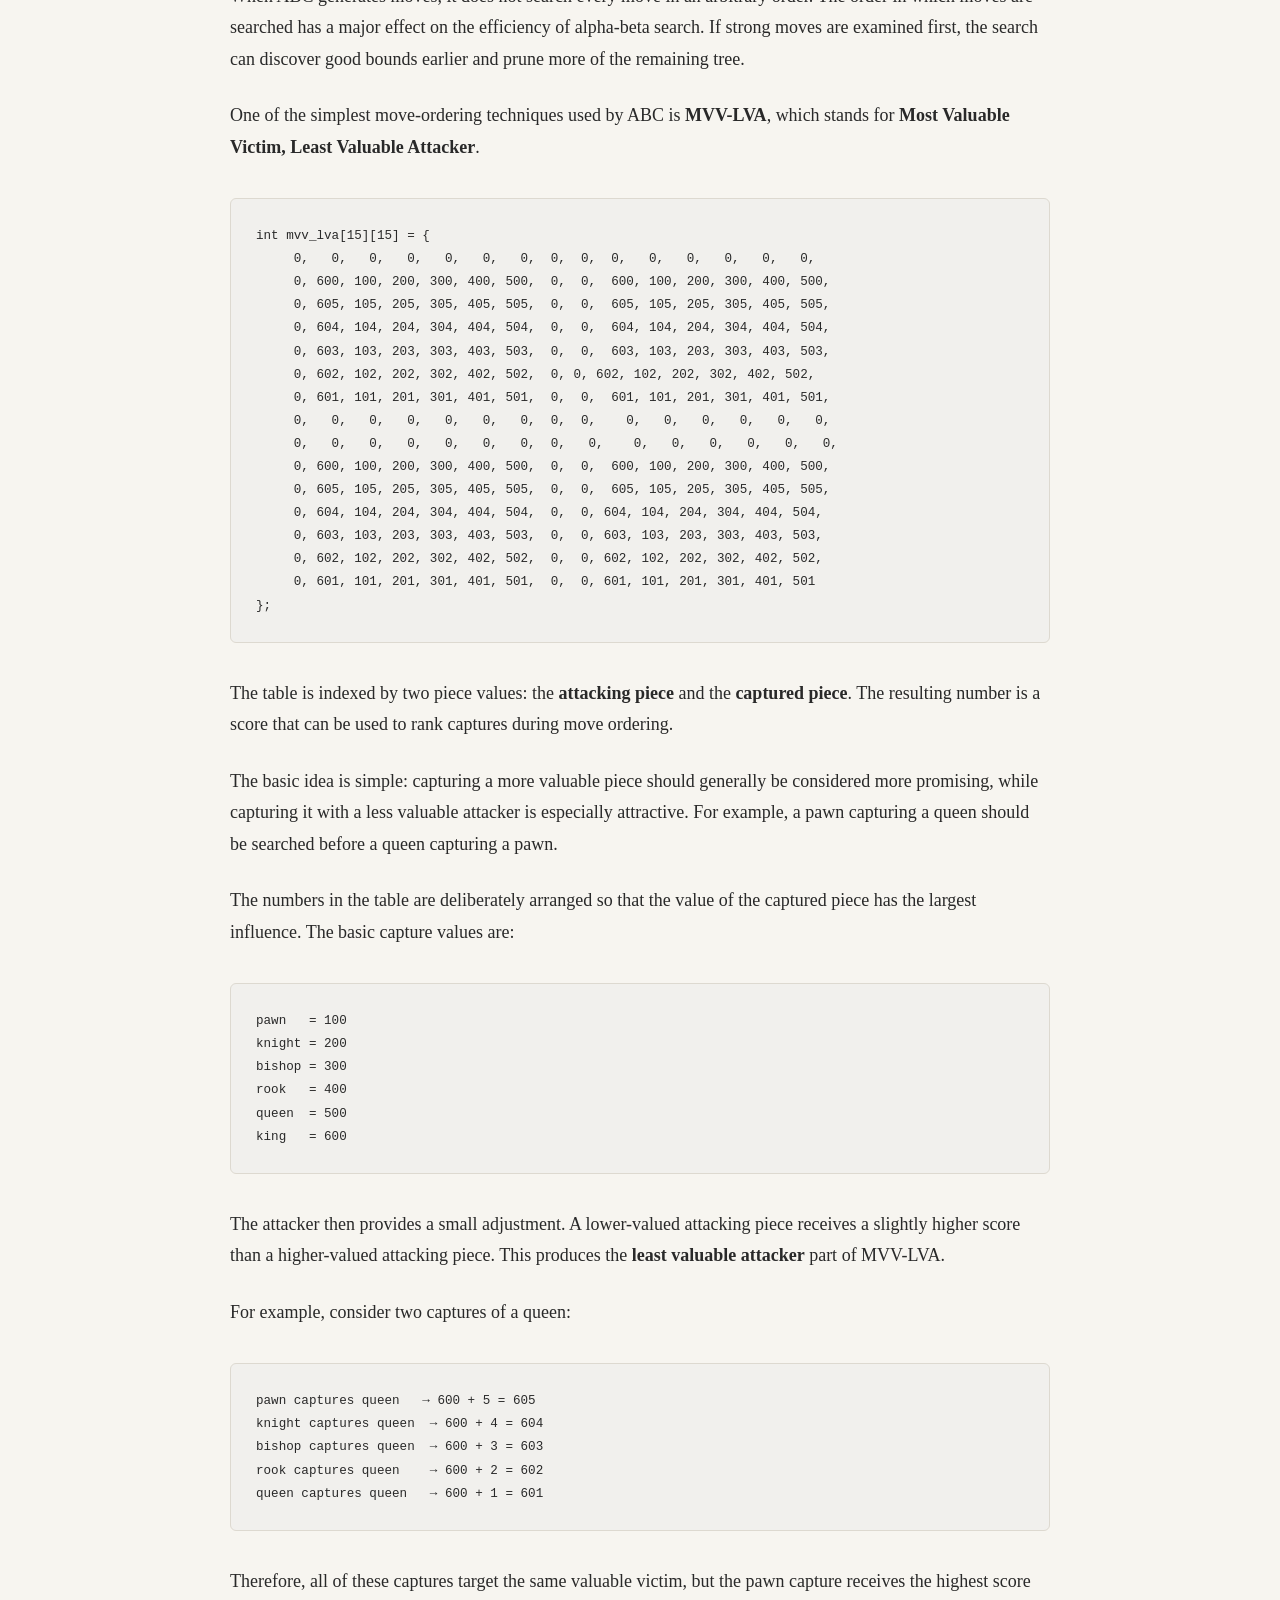
<file: book/definitions.html>
<!DOCTYPE html>
<html lang="en">
<head>
    <meta charset="UTF-8">
    <meta name="viewport" content="width=device-width, initial-scale=1.0">
    <title>Definitions — ABC</title>
    <link rel="stylesheet" href="style.css">
</head>
<body>
    <main class="book">
        <article class="chapter">
            <nav class="chapter-nav"><a href="../index.html">← Contents</a></nav>
            <div class="chapter-label">Chapter 5</div>
            <h2>Global Definitions</h2>
            <h3>Board Representation</h3>
                <p>The first variables in <code>defs.c</code> contain the information that describes the current chess position. Together, they form the basic state of the board that the rest of the engine works with.</p>
                <pre><code>int board[128];
int king_square[2] = {E1, E8};
int side = WHITE;
int enpassant = NONE;
int castle = 15;</code></pre>
            <p>The most important variable is <code>board</code>. ABC uses a 128-element array because the engine represents the chessboard using the <strong>0x88 board representation</strong>. Only 64 of those 128 positions correspond to actual chessboard squares; the remaining positions make it possible to detect off-board moves very efficiently.</p>
            <p>Each valid entry in <code>board</code> contains a value representing the piece occupying that square. An empty square contains the <code>EMPTY</code> value, while pieces such as <code>WP</code>, <code>WN</code>, <code>BR</code>, or <code>BQ</code> identify the piece and its color.</p>
            <p>The <code>king_square</code> array stores the current square of each king. Its two elements correspond to <code>WHITE</code> and <code>BLACK</code>, so the initial values <code>E1</code> and <code>E8</code> place the kings on their normal starting squares.</p>
            <p>Keeping the king locations separately means the engine does not have to search through the entire board every time it needs to know where a king is. This is especially important when checking whether a king is in check or whether a generated move is legal.</p>
            <p>The <code>side</code> variable stores whose turn it is to move. It starts as <code>WHITE</code>, because White makes the first move in the standard starting position. During play, this value switches between <code>WHITE</code> and <code>BLACK</code> after each move.</p>
            <p>The <code>enpassant</code> variable stores the square where an en passant capture is currently possible. At the beginning of a game there is no such square, so it is initialized to <code>NONE</code>. When a pawn makes a two-square advance, the engine can update this variable so that the opponent can recognize the special capture on the following move.</p>
            <h3>Piece Encoding</h3>
            <p>Although the piece definitions themselves are located in <code>abc.h</code> rather than <code>defs.c</code>, this is a good place to explain why the pieces are encoded the way they are, since many of the lookup tables in <code>defs.c</code> depend on this representation.</p>
            <pre><code>enum types {
    NONE = -1,
    EMPTY,
    KING,
    PAWN,
    KNIGHT,
    BISHOP,
    ROOK,
    QUEEN
};

enum pieces {
    WK = 1, WP, WN, WB, WR, WQ,
    BK = 9, BP, BN, BB, BR, BQ
};</code></pre>
            <p>The piece values are not arbitrary. They are arranged so that a single integer contains both the <strong>piece type</strong> and the <strong>piece color</strong>.</p>
            <pre><code>White pieces: 1 - 6
Black pieces: 9 - 14</code></pre>
            <p>The lower three bits store the piece type:</p>
            <pre><code>piece &amp; 7</code></pre>
            <p>This operation extracts values from <code>1</code> to <code>6</code>, corresponding to:</p>
            <pre><code>1 = KING
2 = PAWN
3 = KNIGHT
4 = BISHOP
5 = ROOK
6 = QUEEN</code></pre>
            <p>For example:</p>
            <pre><code>WP = 2      0010
WN = 3      0011
WR = 5      0101

BP = 10     1010
BN = 11     1011
BR = 13     1101</code></pre>
            <pre><code>10 &amp; 7 = 2   → pawn
13 &amp; 7 = 5   → rook</code></pre>
            <p>The fourth bit stores the color information:</p>
            <pre><code>piece >> 3</code></pre>
            <p>This produces:</p>
            <pre><code>White → 0
Black → 1</code></pre>
            <p>For example:</p>
            <pre><code>5 >> 3   = 0   → white
13 >> 3  = 1   → black</code></pre>
            <p>This encoding allows many operations to be expressed with very compact code. Instead of maintaining separate arrays for white and black pieces or writing long chains of comparisons, ABC can determine the type and color of a piece using simple bit operations.</p>
            <p>This becomes particularly useful in move generation. A move generator often needs to ask questions such as:</p>
            <pre><code>What type of piece is this?
Which side does it belong to?
Which movement rules apply?</code></pre>
            <p>With this encoding, those answers can be obtained directly from a single integer value. This leads to concise and elegant move-generation code, which is one of the design goals of ABC.</p>
            <p>The practical use of this representation will become more apparent later when we examine <strong>move generation</strong>.</p>
            <h3>Encoding Castling Rights</h3>
            <p>The <code>castle</code> variable stores all four castling rights inside a single integer using <strong>bit flags</strong>. The four rights are defined by the <code>castling</code> enum:</p>
            <pre><code>enum castling {
    WKC = 1,
    WQC = 2,
    BKC = 4,
    BQC = 8
};</code></pre>
            <p>Each value represents a different bit of the integer. Written in binary, the four flags are:</p>
            <pre><code>WKC = 1  = 0001
WQC = 2  = 0010
BKC = 4  = 0100
BQC = 8  = 1000</code></pre>
            <p>The names describe the four possible rights: White kingside, White queenside, Black kingside, and Black queenside. Because each flag uses a different bit, several rights can be stored in <code>castle</code> at the same time.</p>
            <p>At the beginning of a normal game, <code>castle</code> is initialized to <code>15</code>:</p>
            <pre><code>castle = 15;
            </code></pre>
            <p>In binary, <code>15</code> is <code>1111</code>, so all four castling rights are enabled:</p>
            <pre><code>1111
||||
|||+-- WKC = 1
||+--- WQC = 2
|+---- BKC = 4
+----- BQC = 8</code></pre>
            <p>This is equivalent to combining the four flags:</p>
            <pre><code>WKC | WQC | BKC | BQC
  1 |   2 |   4 |   8 = 15</code></pre>
            <p>The important idea is that each bit can be examined independently. If the <code>WKC</code> bit is set, White still has the right to castle kingside. If it is not set, that right has been lost. The same applies to the other three flags.</p>
            <p>ABC also defines a convenient mapping between a side and its two castling flags:</p>
            <pre><code>int castling_side[2][2] = {{1, 2}, {4, 8}};</code></pre>
            <p>The first dimension represents the side, while the second represents the castling direction. For White, the two values are <code>1</code> and <code>2</code>, corresponding to <code>WKC</code> and <code>WQC</code>. For Black, they are <code>4</code> and <code>8</code>, corresponding to <code>BKC</code> and <code>BQC</code>.</p>
            <pre><code>castling_side[WHITE][0] = WKC = 1
castling_side[WHITE][1] = WQC = 2

castling_side[BLACK][0] = BKC = 4
castling_side[BLACK][1] = BQC = 8</code></pre>
            <p>This allows the engine to refer to the appropriate castling rights through the side and direction instead of having to handle all four possibilities separately.</p>
            <p>The second important piece of castling data is the <code>castling_rights</code> array:</p>
            <pre><code>int castling_rights[128] = {
     7, 15, 15, 15,  3, 15, 15, 11,  NONE, NONE, NONE, NONE, NONE, NONE, NONE, NONE,
    15, 15, 15, 15, 15, 15, 15, 15,  NONE, NONE, NONE, NONE, NONE, NONE, NONE, NONE,
    15, 15, 15, 15, 15, 15, 15, 15,  NONE, NONE, NONE, NONE, NONE, NONE, NONE, NONE,
    15, 15, 15, 15, 15, 15, 15, 15,  NONE, NONE, NONE, NONE, NONE, NONE, NONE, NONE,
    15, 15, 15, 15, 15, 15, 15, 15,  NONE, NONE, NONE, NONE, NONE, NONE, NONE, NONE,
    15, 15, 15, 15, 15, 15, 15, 15,  NONE, NONE, NONE, NONE, NONE, NONE, NONE, NONE,
    15, 15, 15, 15, 15, 15, 15, 15,  NONE, NONE, NONE, NONE, NONE, NONE, NONE, NONE,
    13, 15, 15, 15, 12, 15, 15, 14,  NONE, NONE, NONE, NONE, NONE, NONE, NONE, NONE
};</code></pre>
            <p>This table associates each square of the 0x88 board with a castling-rights mask. Most squares have the value <code>15</code>, meaning that moving a piece from that square does not remove any castling right. The special values occur on the king and rook starting squares, because moving one of those pieces can permanently remove a castling right.</p>
            <p>For example, the starting squares on the first rank have the important values:</p>
            <pre><code>A1 = 13
E1 = 3
H1 = 14

A8 = 7
E8 = 12
H8 = 11</code></pre>
            <p>These numbers are themselves combinations of the same four castling bits. For example, <code>E1 = 3</code> is binary <code>0011</code>, which contains both White castling flags. This makes sense because moving the White king from <code>E1</code> removes both kingside and queenside castling rights.</p>
            <p>Likewise, <code>H1 = 14</code> is <code>1110</code>. The <code>WKC</code> bit is cleared, while the other three rights remain available. Moving the rook from <code>H1</code> therefore removes only White's kingside castling right.</p>
            <p>The same principle applies to <code>A1</code>, <code>E8</code>, <code>A8</code>, and <code>H8</code>. Each of these squares has a mask designed to remove exactly the castling rights affected by moving a king or rook from that starting square.</p>
            <p>The table therefore gives ABC a compact way to update castling rights whenever a move involves a particular square. Instead of writing separate rules for every king and rook starting square, the engine can use the mask associated with the square and combine it with the current <code>castle</code> value.</p>
            <p>The complete use of these masks, including how castling moves are generated and how the rights are updated when moves are made, will appear later when we examine move generation and move making.</p>
            <h3>Algebraic Square Names</h3>
            <p>The <code>square_to_coords</code> array associates every index of the 128-element 0x88 board with a coordinate string:</p>
            <pre><code>char *square_to_coords[] = {
    "a8", "b8", "c8", "d8", "e8", "f8", "g8", "h8", "i8", ...
};</code></pre>
            <p>The first eight entries correspond to the first rank of the 0x88 representation, the next eight to the next rank, and so on. The extra entries such as <code>i8</code>, <code>j8</code>, and beyond are not real chessboard squares. They exist because the 0x88 representation uses sixteen positions per row, even though only the first eight are valid chess squares.</p>
            <p>This means the array index can be used directly to obtain a printable coordinate. For example, the internal square value for <code>E1</code> can be used as an index into <code>square_to_coords</code> to obtain the string <code>"e1"</code>.</p>
            <p>This is particularly useful when ABC needs to convert its internal representation into text, such as when printing a move or communicating a move through the UCI protocol.</p>
            <h3>Converting FEN Characters to Pieces</h3>
            <p>The <code>char_pieces</code> array performs the opposite kind of translation. FEN represents pieces using characters such as <code>P</code> for a white pawn and <code>q</code> for a black queen. ABC represents those pieces internally using the piece constants defined in <code>abc.h</code>.</p>
            <pre><code>int char_pieces[] = {
    ['P'] = WP, ['N'] = WN, ['B'] = WB, ['R'] = WR, ['Q'] = WQ, ['K'] = WK,
    ['p'] = BP, ['n'] = BN, ['b'] = BB, ['r'] = BR, ['q'] = BQ, ['k'] = BK
};</code></pre>
            <p>This is a designated-initializer array. Instead of assigning values sequentially, each entry is associated directly with the character that indexes it. Therefore, <code>char_pieces['P']</code> gives <code>WP</code>, while <code>char_pieces['q']</code> gives <code>BQ</code>.</p>
            <p>This makes FEN parsing simple. When the engine encounters a piece character in a FEN string, it can use that character directly as an index and obtain the corresponding internal piece value.</p>
            <h3>Promoted Pieces</h3>
            <p>The <code>promoted_pieces</code> array provides another lookup table, this time for converting a promoted piece value into its corresponding piece character:</p>
            <pre><code>int promoted_pieces[] = {
    [WQ] = 'q', [WR] = 'r', [WB] = 'b', [WN] = 'n',
    [BQ] = 'q', [BR] = 'r', [BB] = 'b', [BN] = 'n'
};</code></pre>
            <p>The array is used specifically for promotion information. When a pawn promotes, the engine needs to know whether the resulting piece is a queen, rook, bishop, or knight so that the move can be represented correctly.</p>
            <p>Notice that both white and black promoted pieces map to the same lowercase character. The color is already known from the piece value itself, while this table only needs to identify the type of promoted piece.</p>
            <p>The values therefore provide a compact conversion from the engine's internal piece representation to the character used when describing a promotion.</p>
            <h3>ASCII Piece Representation</h3>
            <p>Finally, <code>ascii_pieces</code> provides characters for displaying pieces on the console:</p>
            <pre><code>char ascii_pieces[] = ".KPNBRQ--kpnbrq";</code></pre>
            <p>The index into this string corresponds to the piece value used internally by ABC. The first character, <code>.</code>, represents an empty square. The uppercase characters represent the white pieces, while the lowercase characters represent the black pieces.</p>
            <pre><code>. K P N B R Q - - k p n b r q
0 1 2 3 4 5 6 7 8 9 A B C D E</code></pre>
            <p>The two hyphens occupy the unused piece values between the white and black piece ranges. This keeps the character at each position aligned with the numerical piece constant.</p>
            <p>These lookup tables illustrate an important pattern used throughout ABC: the engine can keep its internal representation compact and efficient while using small tables whenever it needs to translate those values into a human-readable form. The board uses integer indices and piece codes internally, while functions that communicate with the outside world can quickly convert those values into coordinates, FEN characters, promotion characters, or ASCII board pieces.</p>
            <h3>Piece Movement Offsets</h3>
            <p>With the board representation and piece values defined, ABC also needs to know how each type of piece can move. Instead of writing the movement directions separately inside the move-generation code, the engine stores them in a lookup table called <code>move_offsets</code>.</p>
            <pre><code>int move_offsets[7][8] = {
    { 0 }, { -16, -1, 16, 1, -17, -15, 17, 15 },
    { 0 }, { -33, -31, 33, 31, -18, -14, 18, 14 },
    { -17, -15, 17, 15}, {-16, -1, 16, 1 },
    { -16, -1, 16, 1, -17, -15, 17, 15 }
};</code></pre>
            <p>These numbers are offsets in the <strong>0x88 board representation</strong>. Moving from one square to another does not require calculating a new coordinate; the engine can simply add an offset to the current square index.</p>
            <p>For example, on a 0x88 board, moving one square vertically changes the index by <code>16</code>, while moving one square horizontally changes it by <code>1</code>. Diagonal movement uses combinations such as <code>17</code> and <code>15</code>.</p>
            <pre><code>-16   up
 16   down
 -1   left
  1   right
-17   up-left
-15   up-right
 17   down-right
 15   down-left</code></pre>
            <p>The table contains one row for each internal piece type used by ABC. Pawns are skipped, while sliding and leaping pieces receive the offsets appropriate for their movement patterns.</p>
            <p>The knight, for example, uses offsets such as <code>-33</code>, <code>-31</code>, <code>33</code>, <code>31</code>, <code>-18</code>, <code>-14</code>, <code>18</code>, and <code>14</code>. These represent the eight possible destinations of a knight from a given square.</p>
            <p>Bishops use the four diagonal offsets, while rooks use the four horizontal and vertical offsets. Queens combine both sets, giving them all eight directions. The exact way these offsets are used to walk through the board will appear later when we examine move generation.</p>
            <h3>Number of Movement Directions</h3>
            <p>The companion <code>offset_length</code> array tells the engine how many offsets are valid for each piece:</p>
            <pre><code>int offset_length[7] = { 0, 8, 0, 8, 4, 4, 8 };</code></pre>
            <p>This is important because the rows of <code>move_offsets</code> all have room for eight values, but not every piece uses all eight. A bishop needs only four directions, a rook needs four, while a knight and queen use eight.</p>
            <p>The two arrays therefore work together. <code>move_offsets</code> provides the possible movement directions, while <code>offset_length</code> tells the engine how many of those entries it should examine for the current piece.</p>
            <p>This is another example of ABC keeping its rules in compact data tables. The move-generation code does not need a separate hard-coded list of directions for every piece. It can look up the appropriate offsets and the number of valid offsets, then apply the same general mechanism to different piece types.</p>
            <h3>Pawn Ranks</h3>
            <p>Pawns are different from the other pieces because their movement depends on their position on the board. In particular, a pawn has a starting rank where it can make its initial two-square advance, and a promoting rank where it can be transformed into another piece.</p>
            <pre><code>int pawn_starting_rank[] = {0x60, 0x10};
int pawn_promoting_rank[] = {0x00, 0x70};</code></pre>
            <p>These arrays store the relevant 0x88 board boundaries for each side. The first element corresponds to <code>WHITE</code>, while the second corresponds to <code>BLACK</code>.</p>
            <p>For the starting ranks, White's value is <code>0x60</code> and Black's is <code>0x10</code>. In the 0x88 representation, these values identify the ranks from which each side's pawns begin. This allows the move-generation code to determine whether a pawn is still on its starting rank and can therefore consider its initial two-square move.</p>
            <p>An important property of the 0x88 representation is that an entire rank occupies exactly <code>16</code> consecutive array positions. The lower four bits represent the file, while the upper bits identify the rank:</p>
            <pre><code>a8 = 0x00    h8 = 0x07
a7 = 0x10    h7 = 0x17
a6 = 0x20    h6 = 0x27
...
a2 = 0x60    h2 = 0x67
a1 = 0x70    h1 = 0x77</code></pre>
            <p>This makes a rank especially easy to identify. The first square of a rank is always aligned to a multiple of <code>0x10</code>, and every valid chess square on that rank lies between that value and seven positions later.</p>
            <p>This is why <code>0x60</code> represents White's second rank and <code>0x10</code> represents Black's seventh rank. They are the starting positions of the two pawn armies, and the rest of each rank can be reached simply by adding the file offset from <code>0</code> through <code>7</code>.</p>
            <p>The same property makes the promotion ranks equally convenient:</p>
            <pre><code>WHITE = 0x00    a8
BLACK = 0x70    a1</code></pre>
            <p>White pawns promote when they reach the eighth rank, whose first square is <code>0x00</code>. Black pawns promote when they reach the first rank, whose first square is <code>0x70</code>. Because an entire rank occupies one 16-position block, the engine can identify these ranks using a single boundary value rather than storing all eight squares individually.</p>
            <p>Keeping these values in arrays indexed by side lets the engine use the same general logic for both colors. Instead of hard-coding separate rank checks for White and Black, the appropriate boundary can be selected using the current side.</p>
            <p>These small tables provide the move generator with the positional information it needs for the two special stages of a pawn's journey: its initial move and its promotion. The actual use of these values will appear later when we examine pawn move generation and promotion handling.</p>
            <h3>Random State and Piece Keys</h3>
            <p>ABC also reserves a small amount of global data for its random-number state and piece keys:</p>
            <pre><code>int random_state = 12345;

int piece_keys[7][128];</code></pre>
            <p>The <code>random_state</code> variable provides the initial state for the engine's pseudo-random number generation. The <code>piece_keys</code> table stores a separate key for each piece type and board square.</p>
            <p>These keys are used to represent board positions with compact numerical values. The table therefore has dimensions for both the piece type and its square on the 0x88 board.</p>
            <p>The complete purpose of these keys, and how ABC uses them to build and maintain its position hashes, will be explained later when we examine <strong>hashing</strong> and <strong>3-fold repetition detection</strong>.</p>
            <h3>Nodes Searched</h3>
            <p>ABC keeps a counter for the number of search nodes examined during a search:</p>
            <pre><code>long nodes = 0;</code></pre>
            <p>The <code>nodes</code> variable is incremented as the engine searches positions. It provides a simple measure of how much work the search has performed and is also useful when reporting search information such as the number of nodes searched during a negamax search.</p>
            <p>The counter is reset when a new search begins and grows throughout the search. Unlike an evaluation score, it does not describe the quality of a position; it simply measures the amount of search work performed.</p>
            <h3>Most Valuable Victim, Least Valuable Attacker</h3>
            <p>When ABC generates moves, it does not search every move in an arbitrary order. The order in which moves are searched has a major effect on the efficiency of alpha-beta search. If strong moves are examined first, the search can discover good bounds earlier and prune more of the remaining tree.</p>
            <p>One of the simplest move-ordering techniques used by ABC is <strong>MVV-LVA</strong>, which stands for <strong>Most Valuable Victim, Least Valuable Attacker</strong>.</p>
            <pre><code>int mvv_lva[15][15] = {
     0,   0,   0,   0,   0,   0,   0,  0,  0,  0,   0,   0,   0,   0,   0,
     0, 600, 100, 200, 300, 400, 500,  0,  0,  600, 100, 200, 300, 400, 500,
     0, 605, 105, 205, 305, 405, 505,  0,  0,  605, 105, 205, 305, 405, 505,
     0, 604, 104, 204, 304, 404, 504,  0,  0,  604, 104, 204, 304, 404, 504,
     0, 603, 103, 203, 303, 403, 503,  0,  0,  603, 103, 203, 303, 403, 503,
     0, 602, 102, 202, 302, 402, 502,  0, 0, 602, 102, 202, 302, 402, 502,
     0, 601, 101, 201, 301, 401, 501,  0,  0,  601, 101, 201, 301, 401, 501,
     0,   0,   0,   0,   0,   0,   0,  0,  0,    0,   0,   0,   0,   0,   0,
     0,   0,   0,   0,   0,   0,   0,  0,   0,    0,   0,   0,   0,   0,   0,
     0, 600, 100, 200, 300, 400, 500,  0,  0,  600, 100, 200, 300, 400, 500,
     0, 605, 105, 205, 305, 405, 505,  0,  0,  605, 105, 205, 305, 405, 505,
     0, 604, 104, 204, 304, 404, 504,  0,  0, 604, 104, 204, 304, 404, 504,
     0, 603, 103, 203, 303, 403, 503,  0,  0, 603, 103, 203, 303, 403, 503,
     0, 602, 102, 202, 302, 402, 502,  0,  0, 602, 102, 202, 302, 402, 502,
     0, 601, 101, 201, 301, 401, 501,  0,  0, 601, 101, 201, 301, 401, 501
};</code></pre>
            <p>The table is indexed by two piece values: the <strong>attacking piece</strong> and the <strong>captured piece</strong>. The resulting number is a score that can be used to rank captures during move ordering.</p>
            <p>The basic idea is simple: capturing a more valuable piece should generally be considered more promising, while capturing it with a less valuable attacker is especially attractive. For example, a pawn capturing a queen should be searched before a queen capturing a pawn.</p>
            <p>The numbers in the table are deliberately arranged so that the value of the captured piece has the largest influence. The basic capture values are:</p>
            <pre><code>pawn   = 100
knight = 200
bishop = 300
rook   = 400
queen  = 500
king   = 600</code></pre>
            <p>The attacker then provides a small adjustment. A lower-valued attacking piece receives a slightly higher score than a higher-valued attacking piece. This produces the <strong>least valuable attacker</strong> part of MVV-LVA.</p>
            <p>For example, consider two captures of a queen:</p>
            <pre><code>pawn captures queen   → 600 + 5 = 605
knight captures queen  → 600 + 4 = 604
bishop captures queen  → 600 + 3 = 603
rook captures queen    → 600 + 2 = 602
queen captures queen   → 600 + 1 = 601</code></pre>
            <p>Therefore, all of these captures target the same valuable victim, but the pawn capture receives the highest score because the pawn is the least valuable attacker.</p>
            <p>The same pattern appears for every other victim. Capturing a rook starts with <code>400</code>, capturing a bishop starts with <code>300</code>, and so on. The small attacker bonus then determines the ordering between captures of the same victim.</p>
            <p>The table contains <code>15 × 15</code> entries because ABC's piece representation provides enough numerical values for the empty square, the white pieces, unused values, and the black pieces. The duplicated-looking sections correspond to the white and black piece ranges. The entries that do not represent meaningful captures are simply <code>0</code>.</p>
            <p>The important point is that MVV-LVA does <strong>not</strong> determine whether a capture is good or bad. It is only a move-ordering heuristic. A pawn taking a queen may receive a very high MVV-LVA score, but the resulting position still has to be searched to determine whether the capture is actually sound.</p>
            <p>Its real value comes from alpha-beta search. By trying promising captures first, ABC has a better chance of finding strong moves early and producing cutoffs that prevent the engine from searching unnecessary branches.</p>
            <p>The table therefore acts as a small precomputed scoring system for one of the simplest and most useful move-ordering heuristics in a chess engine.</p>
            <h3>Move Ordering Heuristics</h3>
            <p>After MVV-LVA, ABC uses two more pieces of global data to improve move ordering: <strong>killer moves</strong> and <strong>history moves</strong>.</p>
            <p>The <code>killer_moves</code> table stores moves that caused a <strong>beta cutoff</strong> during the search:</p>
            <pre><code>int killer_moves[2][64];</code></pre>
            <p>A beta cutoff occurs when the engine discovers that a move is already good enough to exceed the current search window. Once this happens, there is no reason to examine the remaining moves in that position.</p>
            <p>The important observation is that a move that produces a cutoff in one position can sometimes be a strong candidate in other positions during the search, even when it is not a capture. ABC therefore remembers these moves and can try them earlier when ordering moves.</p>
            <p>The first dimension provides two killer-move slots. This allows ABC to remember two useful cutoff moves for a given search position. The second dimension represents the maximum search ply that ABC supports.</p>
            <p>Killer moves are therefore not chosen because of the material value of a capture. Unlike MVV-LVA, they are based on what actually happened during the search: a move caused a cutoff, so ABC gives it a higher priority when ordering moves later.</p>
            <p>The second table is used for the <strong>history heuristic</strong>:</p>
            <pre><code>int history_moves[15][128];</code></pre>
            <p>While killer moves remember a small number of specific moves, the history table records a broader history of how successful moves have been during the search. Its dimensions correspond to the engine's piece values and the 128 entries of the 0x88 board representation.</p>
            <p>This allows ABC to associate a history score with a particular piece moving to a particular square. When a quiet move repeatedly proves useful during the search, its history score can become higher. When ABC later encounters the same piece-to-square move, that accumulated score can be used to give the move a higher position in the move list.</p>
            <p>The history heuristic therefore provides a broader form of memory than killer moves. Killer moves answer the question <em>“Which moves recently caused cutoffs?”</em>, while history scores answer something closer to <em>“Which piece-to-square moves have generally been successful during the search?”</em></p>
            <p>Together, these two tables complement MVV-LVA. Captures can be ordered using information about the attacking and captured pieces, while quiet moves can be prioritized using information gathered from previous parts of the search.</p>
            <p>The complete way ABC combines killer moves, history scores, MVV-LVA, and the other move-ordering information will appear later when we examine <strong>move ordering</strong>.</p>
            <h3>Principal Variation</h3>
            <p>ABC also stores the <strong>principal variation</strong> found during the search:</p>
            <pre><code>int pv_table[64][64];
int pv_length[64];</code></pre>
            <p>The value <code>64</code> represents the maximum search ply that ABC supports. For each ply, <code>pv_table</code> stores the sequence of moves that currently forms the best line found by the search, while <code>pv_length</code> records how many moves are present in that line.</p>
            <p>The principal variation is the line of play the engine considers best from the current position. ABC uses this information to display the search result and its predicted sequence of moves through the UCI interface.</p>
            <p>The details of how the principal variation is built and updated during alpha-beta search will appear later when we examine the search algorithm.</p>
            <h3>Position Repetitions</h3>
            <p>ABC also keeps a table for positions that have occurred during the current game:</p>
            <pre><code>int repetition_table[1000];
int repetition_index;</code></pre>
            <p>The <code>repetition_table</code> stores the position hashes encountered during the game, while <code>repetition_index</code> keeps track of the current position in that table.</p>
            <p>ABC uses this information to detect repeated positions and determine whether the <strong>threefold repetition</strong> rule can apply.</p>
            <h3>Half-Move Counter</h3>
            <p>ABC also keeps track of the current search ply:</p>
            <pre><code>int ply = 0;</code></pre>
            <p>The <code>ply</code> variable represents the current depth within the search tree. It starts at <code>0</code> at the root position and increases as the engine searches deeper into subsequent positions.</p>
            <p>ABC uses this value to access data associated with the current search level, such as principal variation information and move-ordering heuristics.</p>
            <h3>Game Phase and Material Scores</h3>
            <p>ABC also defines thresholds and material values used to distinguish different stages of the game:</p>
            <pre><code>int opening_phase_score = 6192;
int endgame_phase_score = 518;

int material_score[2][15] = {
    0, 12000, 82, 337, 365, 477, 1025, 0, 0, -12000, -82, -337, -365, -477, -1025,
    0, 12000, 94, 281, 297, 512,  936, 0, 0, -12000, -94, -281, -297, -512,  -936
};</code></pre>
            <p>The <code>opening_phase_score</code> and <code>endgame_phase_score</code> values define the boundaries used by ABC to classify a position as an <strong>opening</strong>, <strong>middlegame</strong>, or <strong>endgame</strong>.</p>
            <p>The <code>material_score</code> table contains separate piece values for the opening and endgame. This allows ABC to give pieces slightly different values depending on the stage of the game. For example, a pawn is worth <code>82</code> in the opening but <code>94</code> in the endgame.</p>
            <p>The table also contains negative values for the black pieces, allowing the same material system to represent both sides with a single set of values.</p>
            <p>The material weights, together with the positional scores introduced next, are based on <a href="https://chessprogramming.org/PeSTO's_Evaluation_Function"><strong>PeSTO's Evaluation Function</strong></a> from the Chess Programming Wiki.</p>
            <h3>Positional Scores</h3>
            <p>In addition to material values, ABC assigns different scores to pieces depending on the square they occupy. These <strong>positional scores</strong> are stored separately for the opening and endgame:</p>
            <pre><code>int positional_score[2][7][128] = {
    { /* Opening square values */ },
    { /* Endgame square values */ }
};</code></pre>
            <p>The first dimension selects the game phase, the second selects the piece type, and the third corresponds to the 128 squares of the 0x88 board. This gives ABC a separate positional value for each piece on each valid board square.</p>
            <p>For example, the opening table contains values for the king, knight, bishop, rook, queen, and pawn. A piece can therefore receive a bonus or penalty depending on where it is placed, rather than being evaluated only by its material value.</p>
            <p>Because the tables contain separate opening and endgame values, ABC can evaluate the same position differently depending on the stage of the game. A square that is useful for a piece during the opening may not have the same strategic value in the endgame.</p>
            <h3>Mirroring the Board for Black</h3>
            <p>The positional tables are stored from White's perspective. To use the same tables for Black, ABC defines a <code>mirror_score</code> lookup table:</p>
            <pre><code>int mirror_score[128] = {
    A1, B1, C1, D1, E1, F1, G1, H1,    NONE, NONE, NONE, NONE, NONE, NONE, NONE, NONE,
    A2, B2, C2, D2, E2, F2, G2, H2,    NONE, NONE, NONE, NONE, NONE, NONE, NONE, NONE,
    A3, B3, C3, D3, E3, F3, G3, H3,    NONE, NONE, NONE, NONE, NONE, NONE, NONE, NONE,
    A4, B4, C4, D4, E4, F4, G4, H4,    NONE, NONE, NONE, NONE, NONE, NONE, NONE, NONE,
    A5, B5, C5, D5, E5, F5, G5, H5,    NONE, NONE, NONE, NONE, NONE, NONE, NONE, NONE,
    A6, B6, C6, D6, E6, F6, G6, H6,    NONE, NONE, NONE, NONE, NONE, NONE, NONE, NONE,
    A7, B7, C7, D7, E7, F7, G7, H7,    NONE, NONE, NONE, NONE, NONE, NONE, NONE, NONE,
    A8, B8, C8, D8, E8, F8, G8, H8,    NONE, NONE, NONE, NONE, NONE, NONE, NONE, NONE
};</code></pre>
            <p>This table maps each square to the corresponding square from the opposite side's perspective. For example, <code>A8</code> maps to <code>A1</code>, <code>E8</code> maps to <code>E1</code>, and <code>A2</code> maps to <code>A7</code>.</p>
            <p>This allows ABC to reuse the same positional tables for both colors. Instead of maintaining completely separate square-value tables for White and Black, the engine can mirror Black's square before looking up its positional score.</p>
            <h3>UCI Time Control and Search State</h3>
            <p>The final group of variables in <code>defs.c</code> stores information received through the <strong>UCI</strong> protocol and keeps track of the engine's time-controlled search:</p>
            <pre><code>int quit = 0;
int movestogo = 30;
int movetime = -1;
int time = -1;
int inc = 0;
int starttime = 0;
int stoptime = 0;
int timeset = 0;
int stopped = 0;</code></pre>
            <p>The <code>quit</code> flag is set when the GUI sends the UCI <code>quit</code> command, allowing the engine to terminate its main loop.</p>
            <p><code>movestogo</code>, <code>movetime</code>, <code>time</code>, and <code>inc</code> store the time-control information supplied by the GUI. They represent the number of moves remaining, a fixed amount of time for the current move, the available clock time, and the time increment respectively.</p>
            <p>The <code>starttime</code> and <code>stoptime</code> variables hold the calculated start and deadline times for a search. The <code>timeset</code> flag indicates whether a time limit has actually been established.</p>
            <p>Finally, <code>stopped</code> indicates that the current search should stop. Together, these variables allow ABC to receive UCI time controls, calculate when a search must end, and communicate that information to the search code.</p>
            <p>The complete handling of UCI commands and time-controlled searching will appear later when we examine <strong>UCI communication and search control</strong>.</p>
            <nav class="chapter-nav-bottom">
                <a href="header-file.html">← Previous</a>
                <a class="next" href="io.html">Next →</a>
            </nav>
        </article>
    </main>
</body>
</html>
</file>
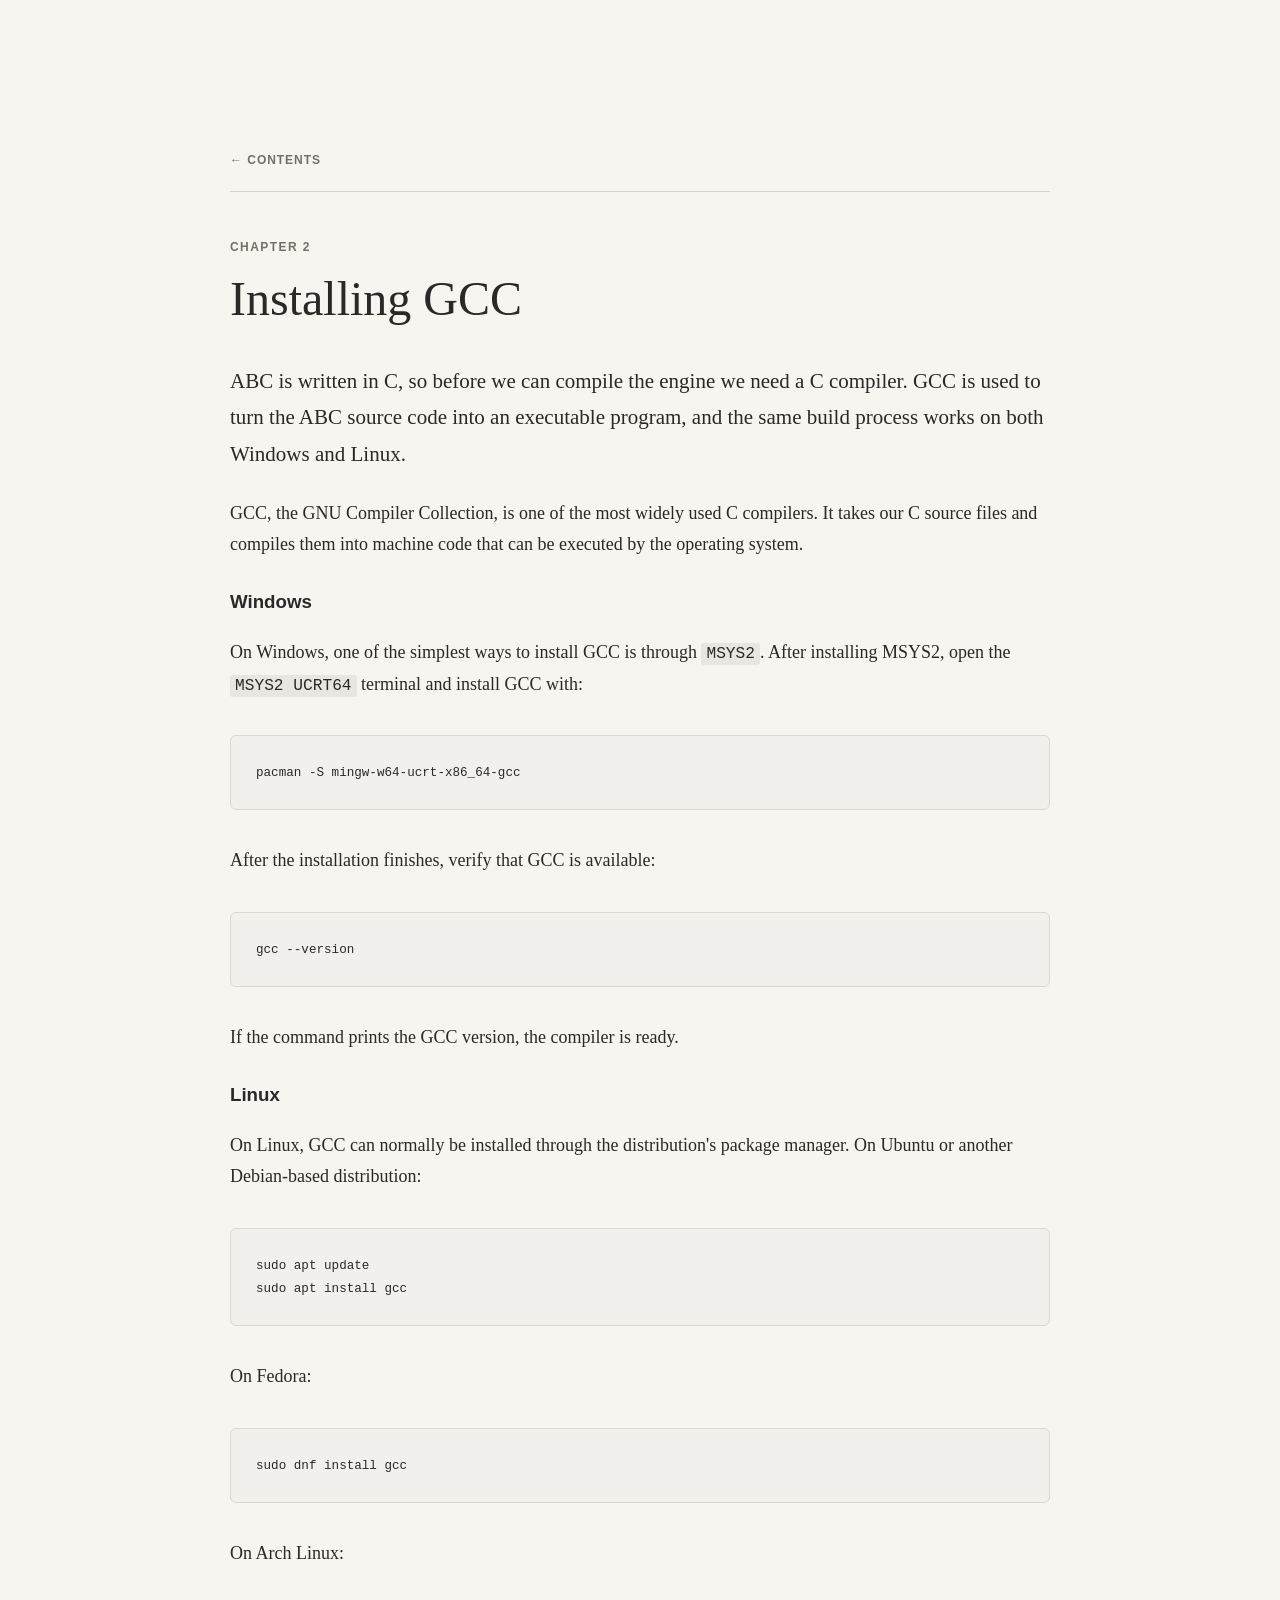
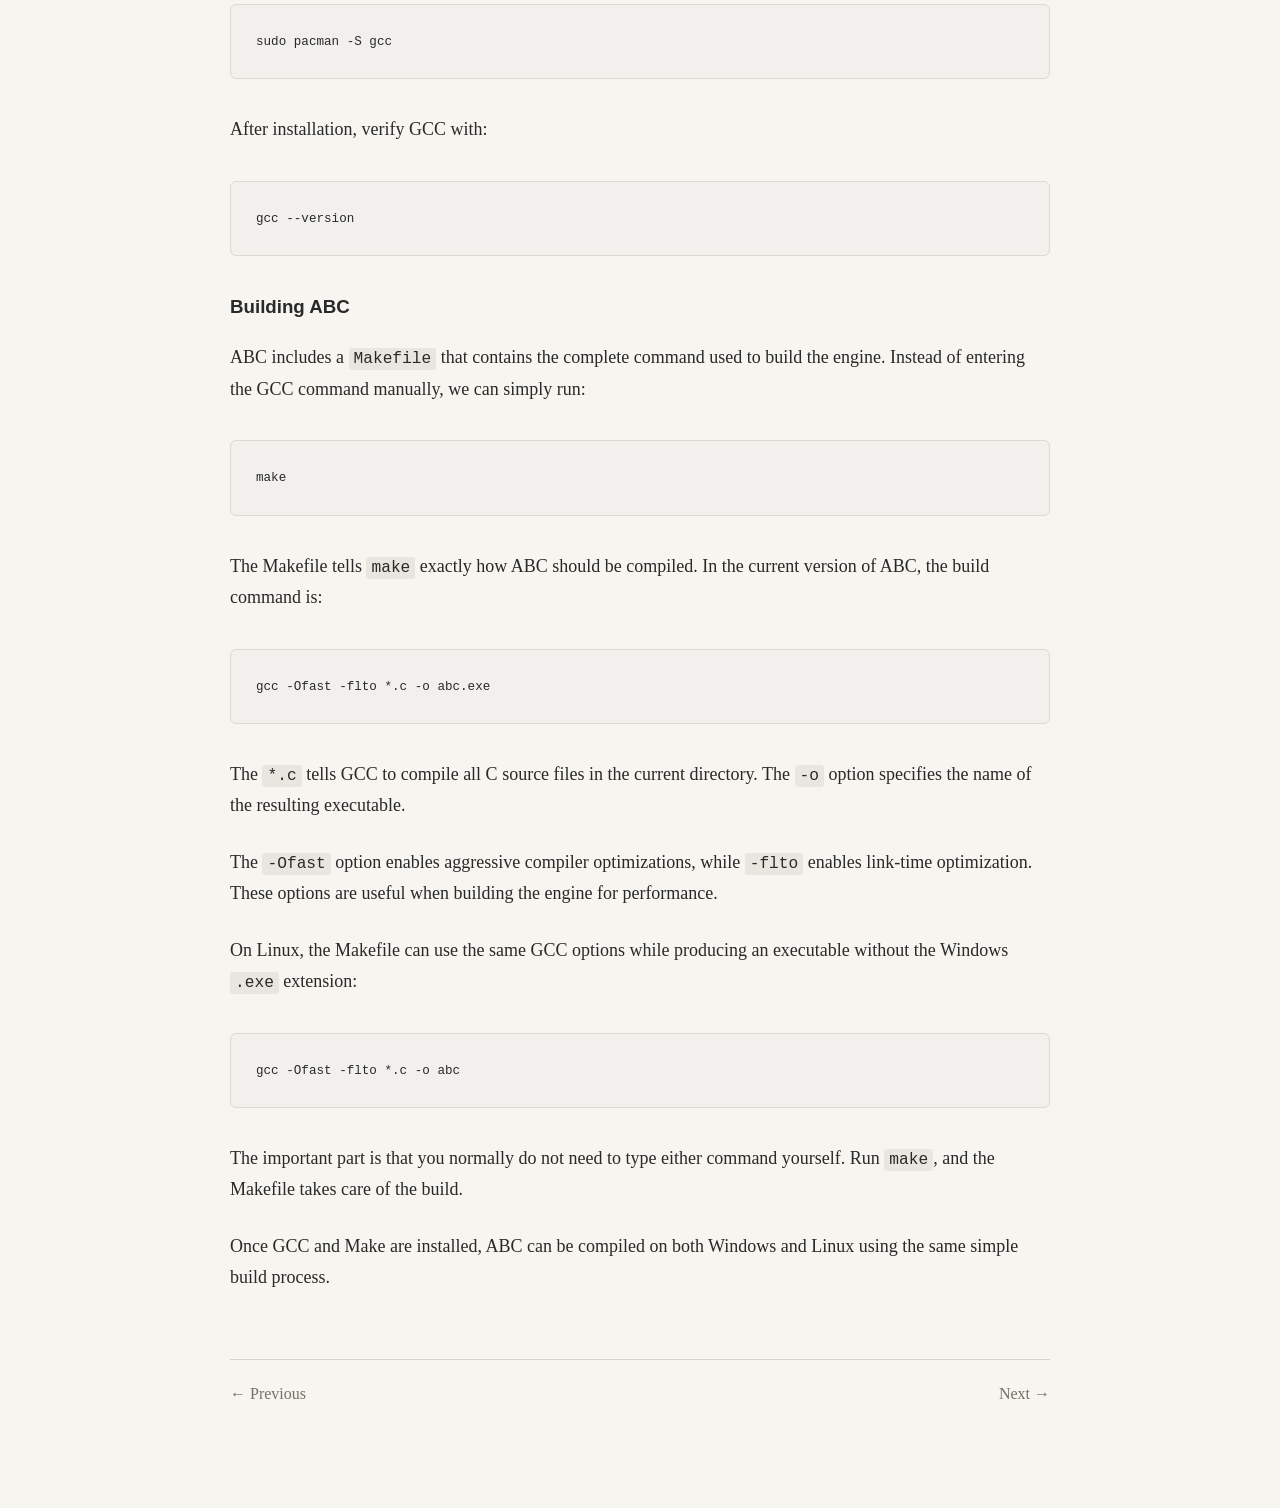
<file: book/development-environment.html>
<!DOCTYPE html>
<html lang="en">
<head>
    <meta charset="UTF-8">
    <meta name="viewport" content="width=device-width, initial-scale=1.0">
    <title>Development Environment — ABC</title>
    <link rel="stylesheet" href="style.css">
</head>
<body>
    <main class="book">
        <article class="chapter">
            <nav class="chapter-nav"><a href="../index.html">← Contents</a></nav>
            <div class="chapter-label">Chapter 2</div>
            <h2>Installing GCC</h2>
            <p class="lead">ABC is written in C, so before we can compile the engine we need a C compiler. GCC is used to turn the ABC source code into an executable program, and the same build process works on both Windows and Linux.</p>
            <p>GCC, the GNU Compiler Collection, is one of the most widely used C compilers. It takes our C source files and compiles them into machine code that can be executed by the operating system.</p>
            <h3>Windows</h3>
            <p>On Windows, one of the simplest ways to install GCC is through <code>MSYS2</code>. After installing MSYS2, open the <code>MSYS2 UCRT64</code> terminal and install GCC with:</p>
            <pre><code>pacman -S mingw-w64-ucrt-x86_64-gcc</code></pre>
            <p>After the installation finishes, verify that GCC is available:</p>
            <pre><code>gcc --version</code></pre>
            <p>If the command prints the GCC version, the compiler is ready.</p>
            <h3>Linux</h3>
            <p>On Linux, GCC can normally be installed through the distribution's package manager. On Ubuntu or another Debian-based distribution:</p>
            <pre><code>sudo apt update
sudo apt install gcc</code></pre>
            <p>On Fedora:</p>
            <pre><code>sudo dnf install gcc</code></pre>
            <p>On Arch Linux:</p>
            <pre><code>sudo pacman -S gcc</code></pre>
            <p>After installation, verify GCC with:</p>
            <pre><code>gcc --version</code></pre>
            <h3>Building ABC</h3>
            <p>ABC includes a <code>Makefile</code> that contains the complete command used to build the engine. Instead of entering the GCC command manually, we can simply run:</p>
            <pre><code>make</code></pre>
            <p>The Makefile tells <code>make</code> exactly how ABC should be compiled. In the current version of ABC, the build command is:</p>
            <pre><code>gcc -Ofast -flto *.c -o abc.exe</code></pre>
            <p>The <code>*.c</code> tells GCC to compile all C source files in the current directory. The <code>-o</code> option specifies the name of the resulting executable.</p>
            <p>The <code>-Ofast</code> option enables aggressive compiler optimizations, while <code>-flto</code> enables link-time optimization. These options are useful when building the engine for performance.</p>
            <p>On Linux, the Makefile can use the same GCC options while producing an executable without the Windows <code>.exe</code> extension:</p>
            <pre><code>gcc -Ofast -flto *.c -o abc</code></pre>
            <p>The important part is that you normally do not need to type either command yourself. Run <code>make</code>, and the Makefile takes care of the build.</p>
            <p>Once GCC and Make are installed, ABC can be compiled on both Windows and Linux using the same simple build process.</p>
            <nav class="chapter-nav-bottom">
                <a href="preface.html">← Previous</a>
                <a class="next" href="engine-structure.html">Next →</a>
            </nav>
        </article>
    </main>
</body>
</html>
</file>
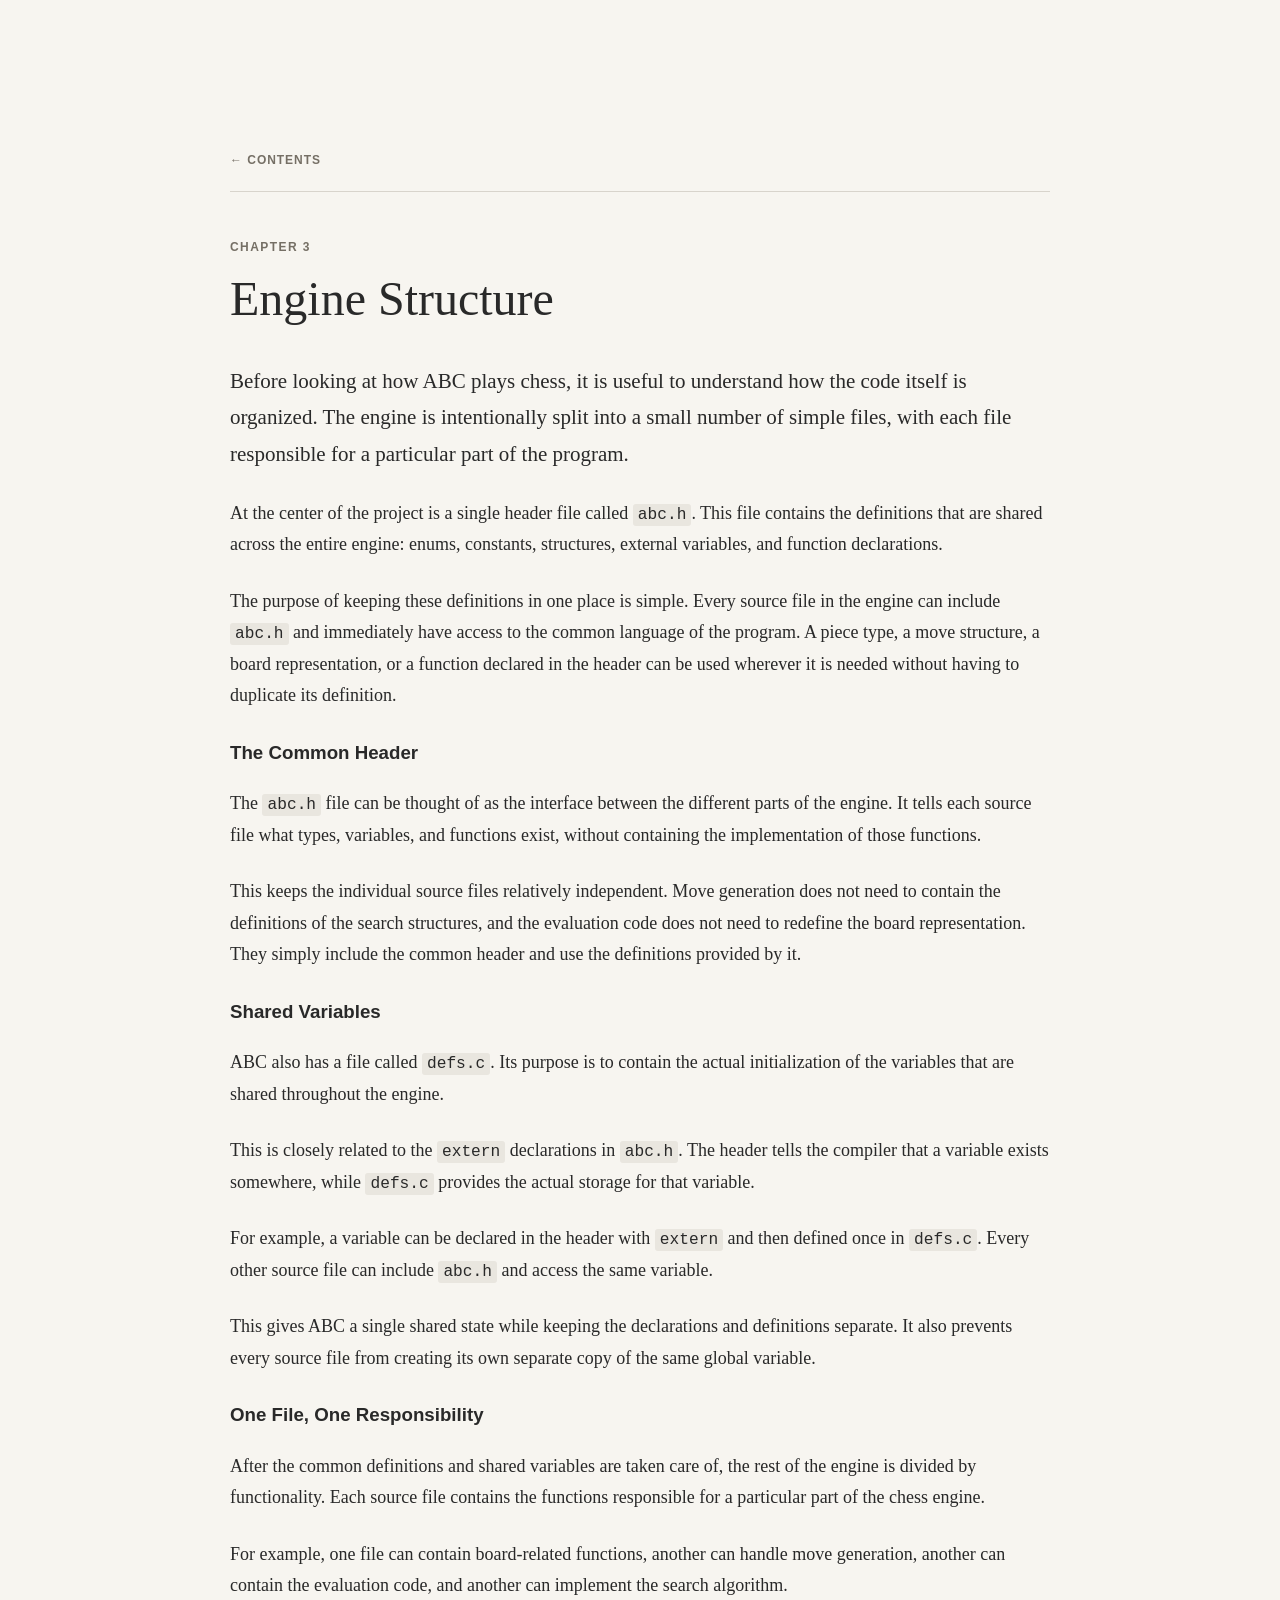
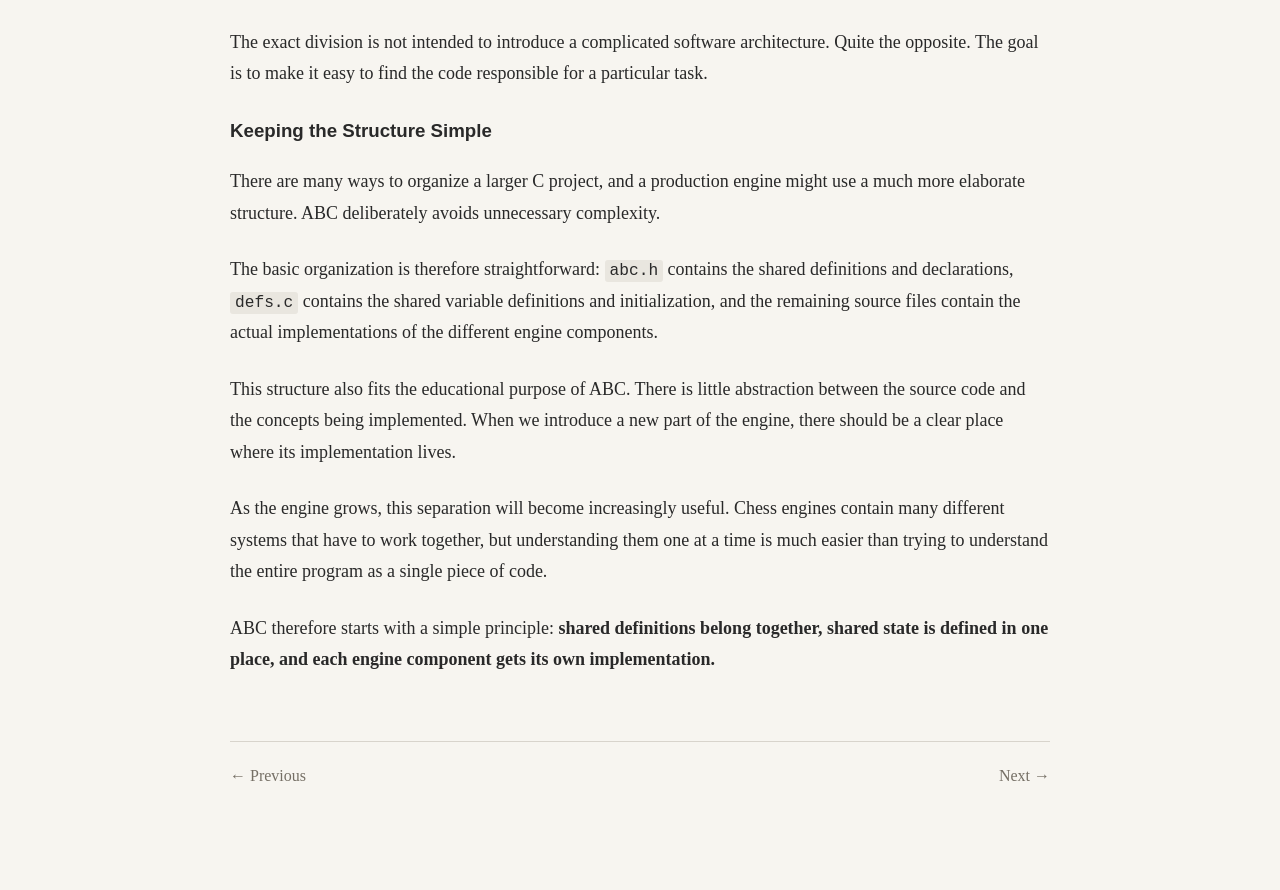
<file: book/engine-structure.html>
<!DOCTYPE html>
<html lang="en">
<head>
    <meta charset="UTF-8">
    <meta name="viewport" content="width=device-width, initial-scale=1.0">
    <title>Engine Structure — ABC</title>
    <link rel="stylesheet" href="style.css">
</head>
<body>
    <main class="book">
        <article class="chapter">
            <nav class="chapter-nav"><a href="../index.html">← Contents</a></nav>
            <div class="chapter-label">Chapter 3</div>
            <h2>Engine Structure</h2>
            <p class="lead">Before looking at how ABC plays chess, it is useful to understand how the code itself is organized. The engine is intentionally split into a small number of simple files, with each file responsible for a particular part of the program.</p>
            <p>At the center of the project is a single header file called <code>abc.h</code>. This file contains the definitions that are shared across the entire engine: enums, constants, structures, external variables, and function declarations.</p>
            <p>The purpose of keeping these definitions in one place is simple. Every source file in the engine can include <code>abc.h</code> and immediately have access to the common language of the program. A piece type, a move structure, a board representation, or a function declared in the header can be used wherever it is needed without having to duplicate its definition.</p>
            <h3>The Common Header</h3>
            <p>The <code>abc.h</code> file can be thought of as the interface between the different parts of the engine. It tells each source file what types, variables, and functions exist, without containing the implementation of those functions.</p>
            <p>This keeps the individual source files relatively independent. Move generation does not need to contain the definitions of the search structures, and the evaluation code does not need to redefine the board representation. They simply include the common header and use the definitions provided by it.</p>
            <h3>Shared Variables</h3>
            <p>ABC also has a file called <code>defs.c</code>. Its purpose is to contain the actual initialization of the variables that are shared throughout the engine.</p>
            <p>This is closely related to the <code>extern</code> declarations in <code>abc.h</code>. The header tells the compiler that a variable exists somewhere, while <code>defs.c</code> provides the actual storage for that variable.</p>
            <p>For example, a variable can be declared in the header with <code>extern</code> and then defined once in <code>defs.c</code>. Every other source file can include <code>abc.h</code> and access the same variable.</p>
            <p>This gives ABC a single shared state while keeping the declarations and definitions separate. It also prevents every source file from creating its own separate copy of the same global variable.</p>
            <h3>One File, One Responsibility</h3>
            <p>After the common definitions and shared variables are taken care of, the rest of the engine is divided by functionality. Each source file contains the functions responsible for a particular part of the chess engine.</p>
            <p>For example, one file can contain board-related functions, another can handle move generation, another can contain the evaluation code, and another can implement the search algorithm.</p>
            <p>The exact division is not intended to introduce a complicated software architecture. Quite the opposite. The goal is to make it easy to find the code responsible for a particular task.</p>
            <h3>Keeping the Structure Simple</h3>
            <p>There are many ways to organize a larger C project, and a production engine might use a much more elaborate structure. ABC deliberately avoids unnecessary complexity.</p>
            <p>The basic organization is therefore straightforward: <code>abc.h</code> contains the shared definitions and declarations, <code>defs.c</code> contains the shared variable definitions and initialization, and the remaining source files contain the actual implementations of the different engine components.</p>
            <p>This structure also fits the educational purpose of ABC. There is little abstraction between the source code and the concepts being implemented. When we introduce a new part of the engine, there should be a clear place where its implementation lives.</p>
            <p>As the engine grows, this separation will become increasingly useful. Chess engines contain many different systems that have to work together, but understanding them one at a time is much easier than trying to understand the entire program as a single piece of code.</p>
            <p>ABC therefore starts with a simple principle: <strong>shared definitions belong together, shared state is defined in one place, and each engine component gets its own implementation.</strong></p>
            <nav class="chapter-nav-bottom">
                <a href="development-environment.html">← Previous</a>
                <a class="next" href="header-file.html">Next →</a>
            </nav>
        </article>
    </main>
</body>
</html>
</file>
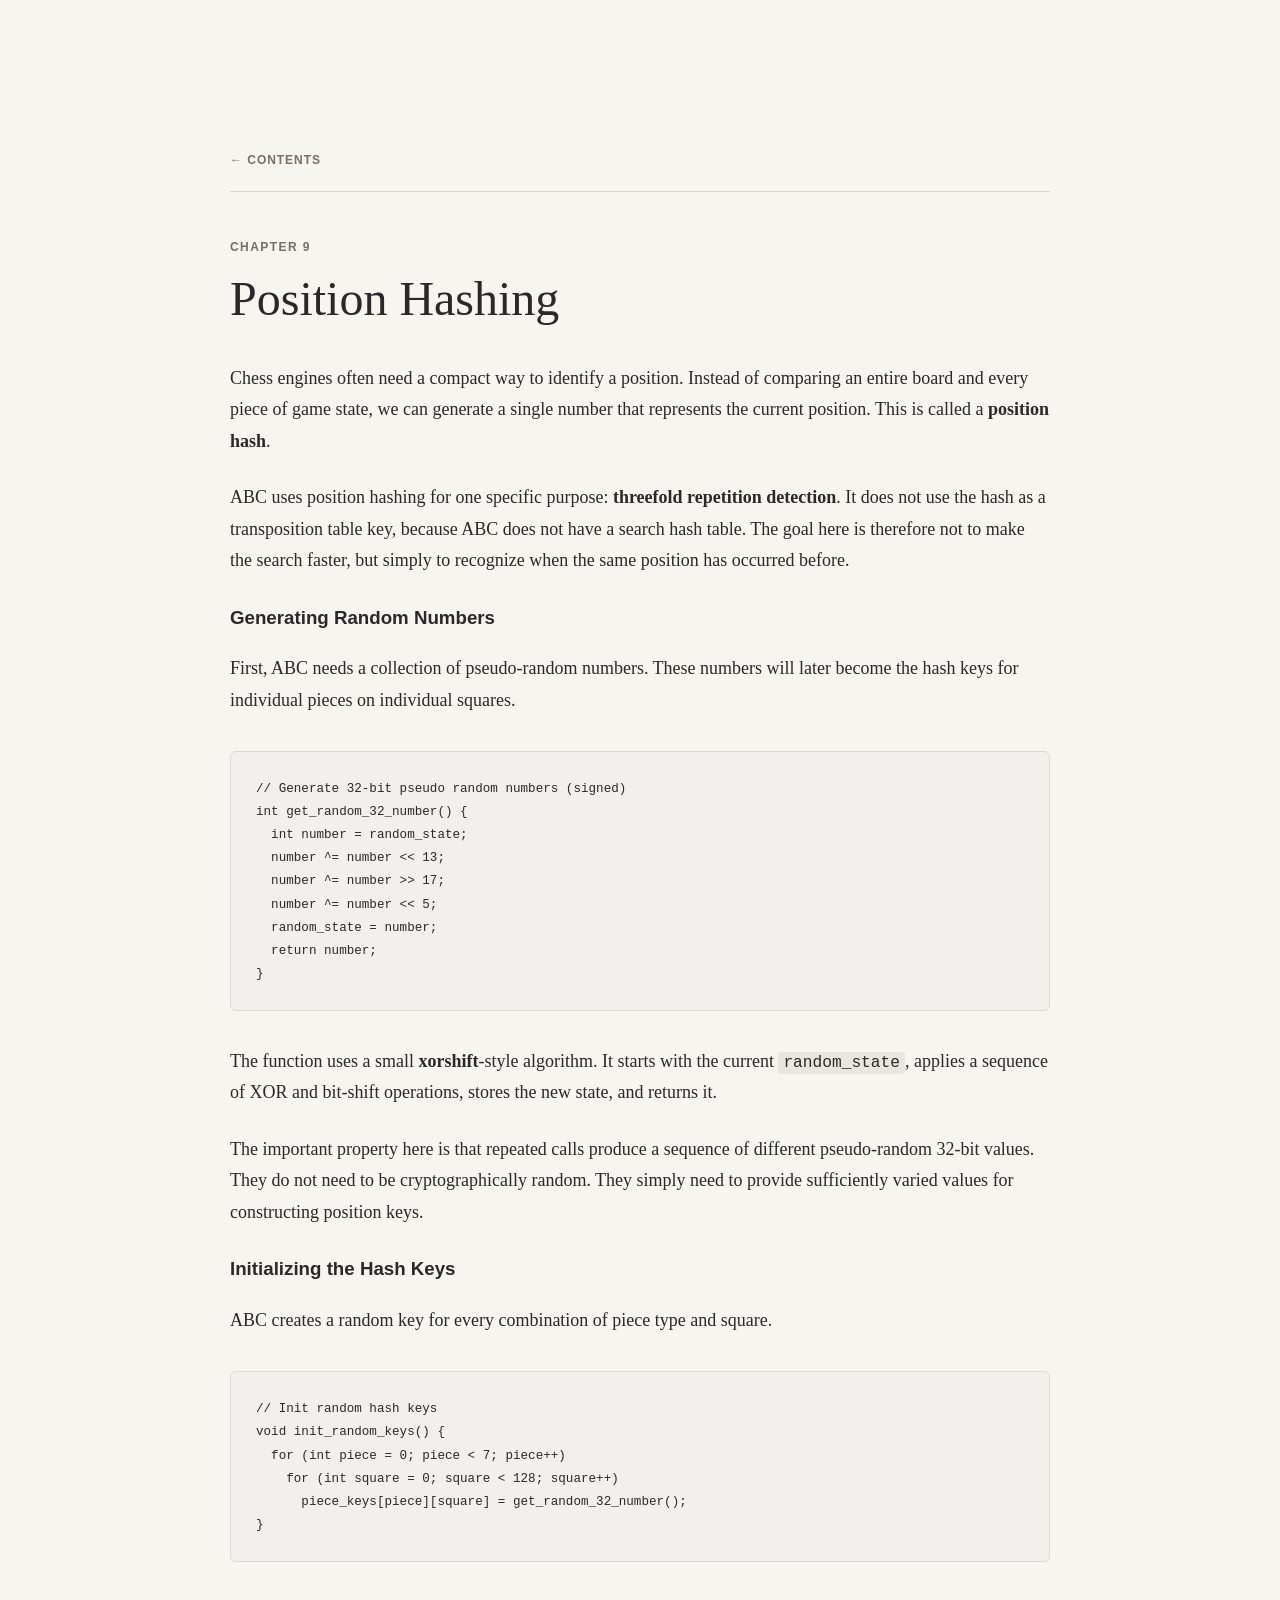
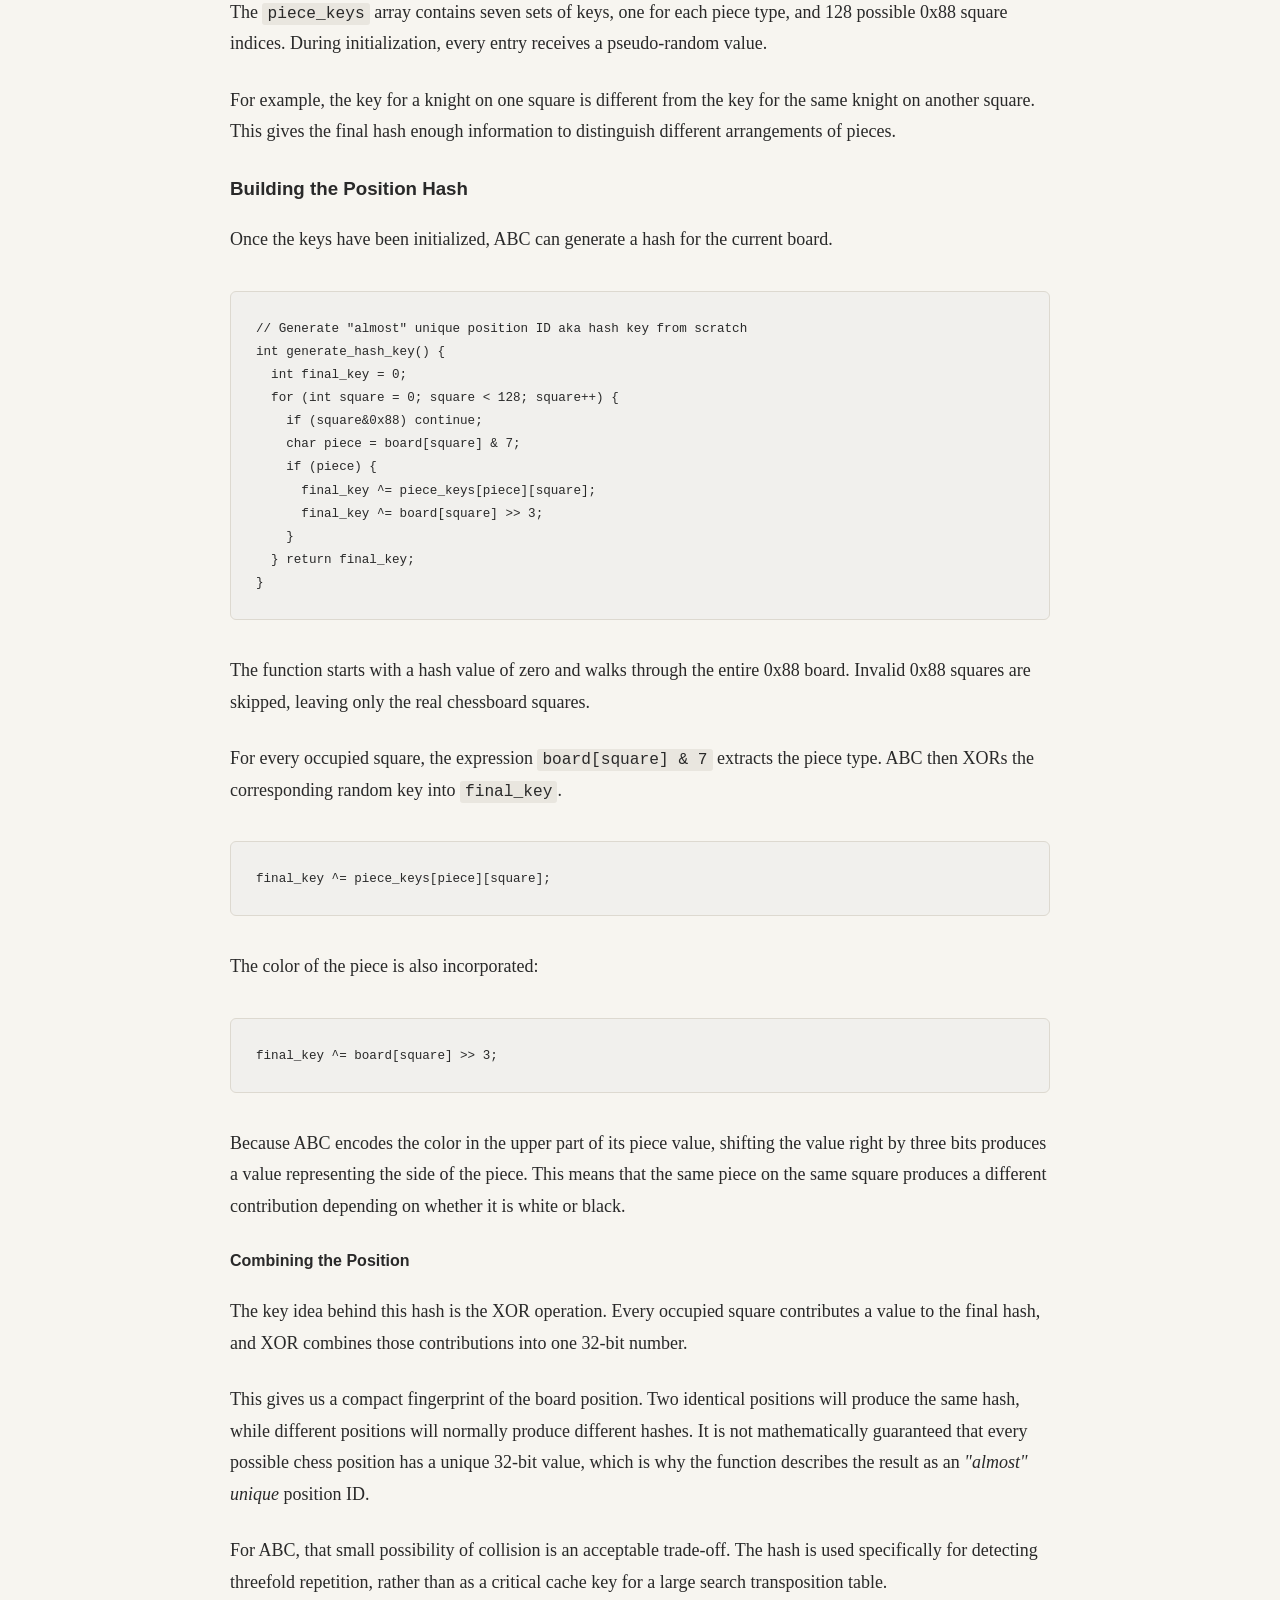
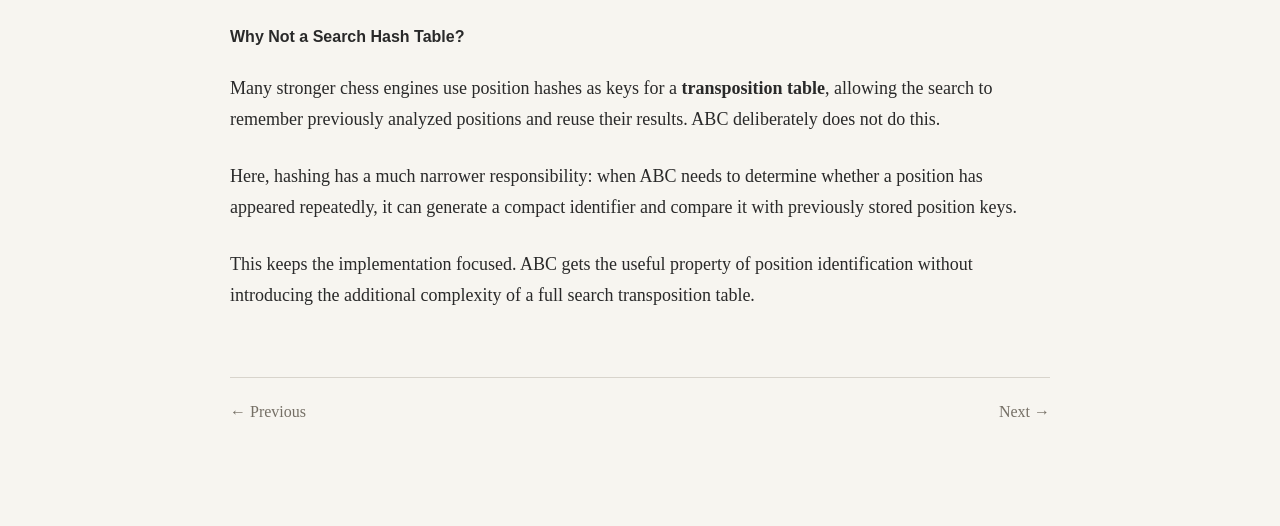
<file: book/hash.html>
<!DOCTYPE html>
<html lang="en">
<head>
    <meta charset="UTF-8">
    <meta name="viewport" content="width=device-width, initial-scale=1.0">
    <title>Position Hashing — ABC</title>
    <link rel="stylesheet" href="style.css">
</head>
<body>
    <main class="book">
        <article class="chapter">
            <nav class="chapter-nav"><a href="../index.html">← Contents</a></nav>
            <div class="chapter-label">Chapter 9</div>
            <h2>Position Hashing</h2>
            <p>Chess engines often need a compact way to identify a position. Instead of comparing an entire board and every piece of game state, we can generate a single number that represents the current position. This is called a <strong>position hash</strong>.</p>
            <p>ABC uses position hashing for one specific purpose: <strong>threefold repetition detection</strong>. It does not use the hash as a transposition table key, because ABC does not have a search hash table. The goal here is therefore not to make the search faster, but simply to recognize when the same position has occurred before.</p>
            <h3>Generating Random Numbers</h3>
            <p>First, ABC needs a collection of pseudo-random numbers. These numbers will later become the hash keys for individual pieces on individual squares.</p>
            <pre><code>// Generate 32-bit pseudo random numbers (signed)
int get_random_32_number() {
  int number = random_state;
  number ^= number &lt;&lt; 13;
  number ^= number &gt;&gt; 17;
  number ^= number &lt;&lt; 5;
  random_state = number;
  return number;
}</code></pre>
            <p>The function uses a small <strong>xorshift</strong>-style algorithm. It starts with the current <code>random_state</code>, applies a sequence of XOR and bit-shift operations, stores the new state, and returns it.</p>
            <p>The important property here is that repeated calls produce a sequence of different pseudo-random 32-bit values. They do not need to be cryptographically random. They simply need to provide sufficiently varied values for constructing position keys.</p>
            <h3>Initializing the Hash Keys</h3>
            <p>ABC creates a random key for every combination of piece type and square.</p>
            <pre><code>// Init random hash keys
void init_random_keys() {
  for (int piece = 0; piece &lt; 7; piece++)
    for (int square = 0; square &lt; 128; square++)
      piece_keys[piece][square] = get_random_32_number();
}</code></pre>
            <p>The <code>piece_keys</code> array contains seven sets of keys, one for each piece type, and 128 possible 0x88 square indices. During initialization, every entry receives a pseudo-random value.</p>
            <p>For example, the key for a knight on one square is different from the key for the same knight on another square. This gives the final hash enough information to distinguish different arrangements of pieces.</p>
            <h3>Building the Position Hash</h3>
            <p>Once the keys have been initialized, ABC can generate a hash for the current board.</p>
            <pre><code>// Generate "almost" unique position ID aka hash key from scratch
int generate_hash_key() {
  int final_key = 0;
  for (int square = 0; square &lt; 128; square++) {
    if (square&amp;0x88) continue;
    char piece = board[square] &amp; 7;
    if (piece) {
      final_key ^= piece_keys[piece][square];
      final_key ^= board[square] &gt;&gt; 3;
    }
  } return final_key;
}</code></pre>
            <p>The function starts with a hash value of zero and walks through the entire 0x88 board. Invalid 0x88 squares are skipped, leaving only the real chessboard squares.</p>
            <p>For every occupied square, the expression <code>board[square] &amp; 7</code> extracts the piece type. ABC then XORs the corresponding random key into <code>final_key</code>.</p>
            <pre><code>final_key ^= piece_keys[piece][square];</code></pre>
            <p>The color of the piece is also incorporated:</p>
            <pre><code>final_key ^= board[square] &gt;&gt; 3;</code></pre>
            <p>Because ABC encodes the color in the upper part of its piece value, shifting the value right by three bits produces a value representing the side of the piece. This means that the same piece on the same square produces a different contribution depending on whether it is white or black.</p>
            <h4>Combining the Position</h4>
            <p>The key idea behind this hash is the XOR operation. Every occupied square contributes a value to the final hash, and XOR combines those contributions into one 32-bit number.</p>
            <p>This gives us a compact fingerprint of the board position. Two identical positions will produce the same hash, while different positions will normally produce different hashes. It is not mathematically guaranteed that every possible chess position has a unique 32-bit value, which is why the function describes the result as an <em>"almost" unique</em> position ID.</p>
            <p>For ABC, that small possibility of collision is an acceptable trade-off. The hash is used specifically for detecting threefold repetition, rather than as a critical cache key for a large search transposition table.</p>
            <h4>Why Not a Search Hash Table?</h4>
            <p>Many stronger chess engines use position hashes as keys for a <strong>transposition table</strong>, allowing the search to remember previously analyzed positions and reuse their results. ABC deliberately does not do this.</p>
            <p>Here, hashing has a much narrower responsibility: when ABC needs to determine whether a position has appeared repeatedly, it can generate a compact identifier and compare it with previously stored position keys.</p>
            <p>This keeps the implementation focused. ABC gets the useful property of position identification without introducing the additional complexity of a full search transposition table.</p>
            <nav class="chapter-nav-bottom">
                <a href="perft.html">← Previous</a>
                <a class="next" href="search.html">Next →</a>
            </nav>
        </article>
    </main>
</body>
</html>
</file>
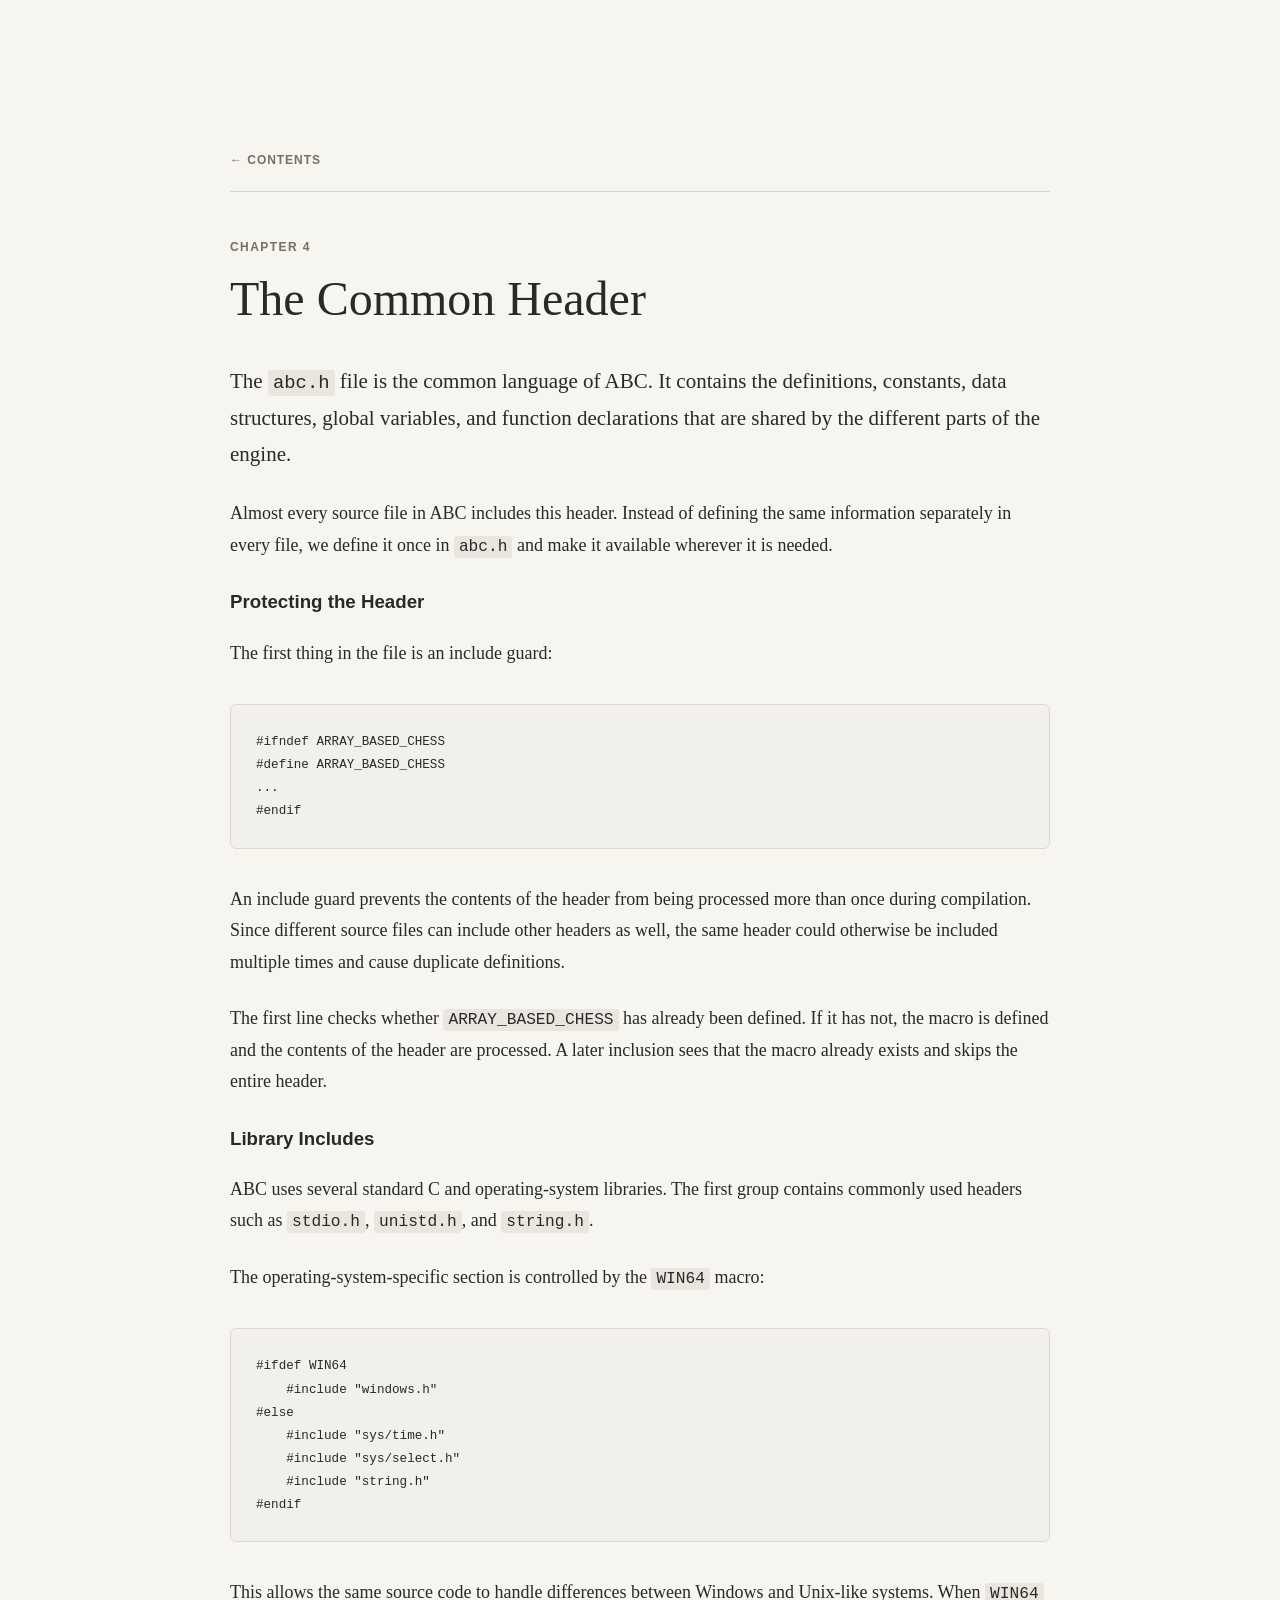
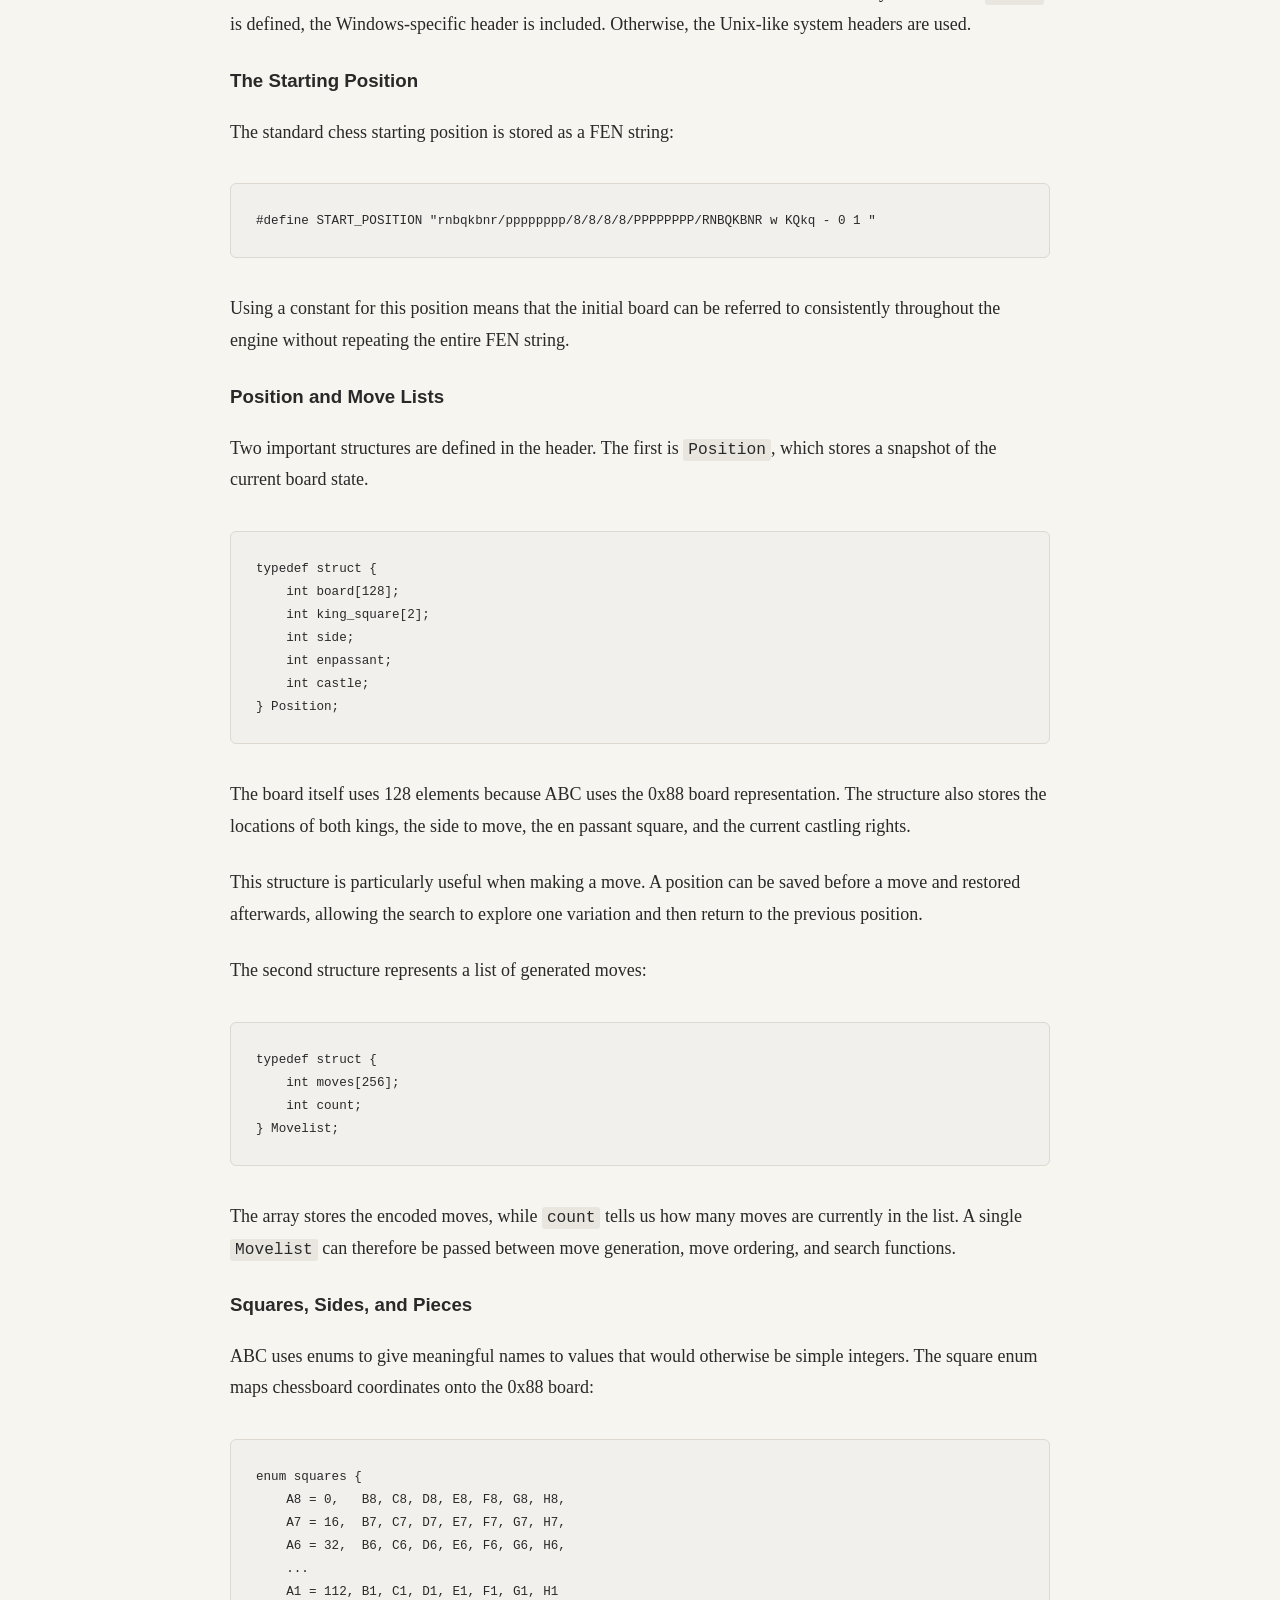
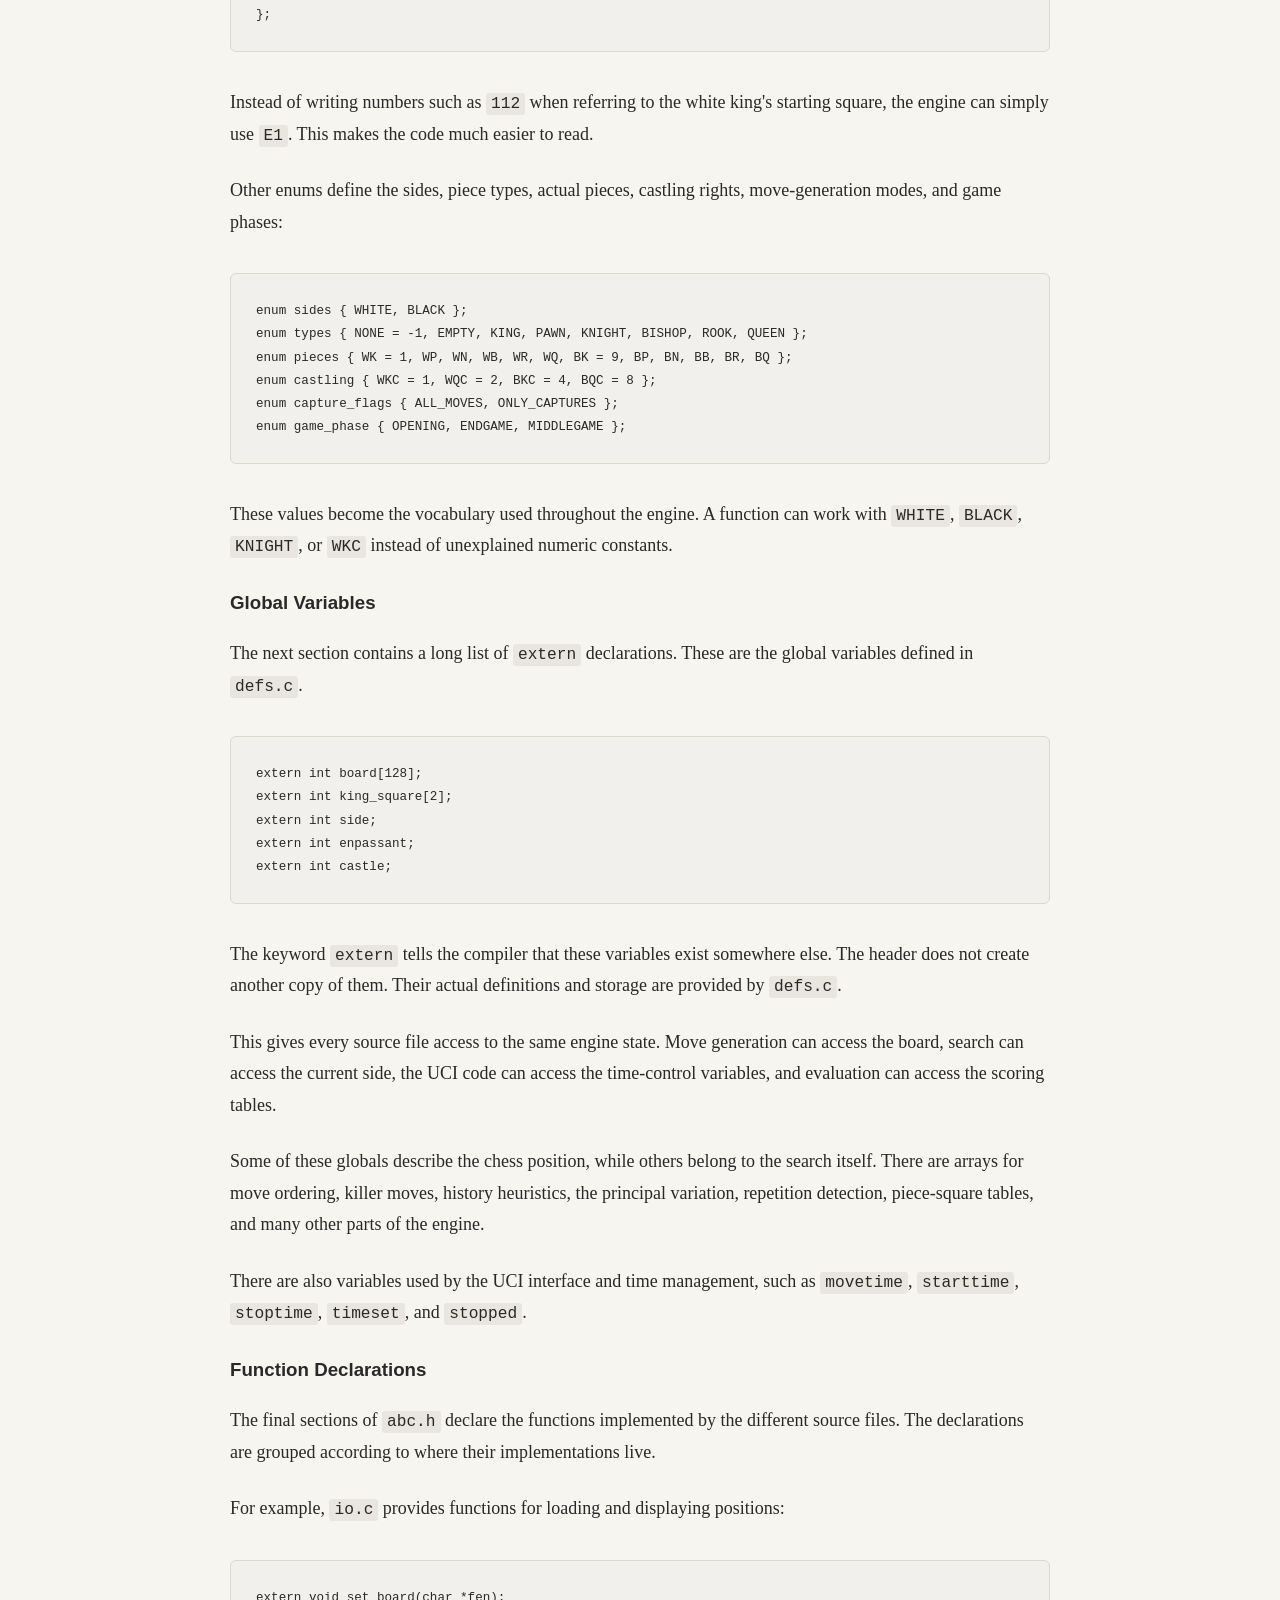
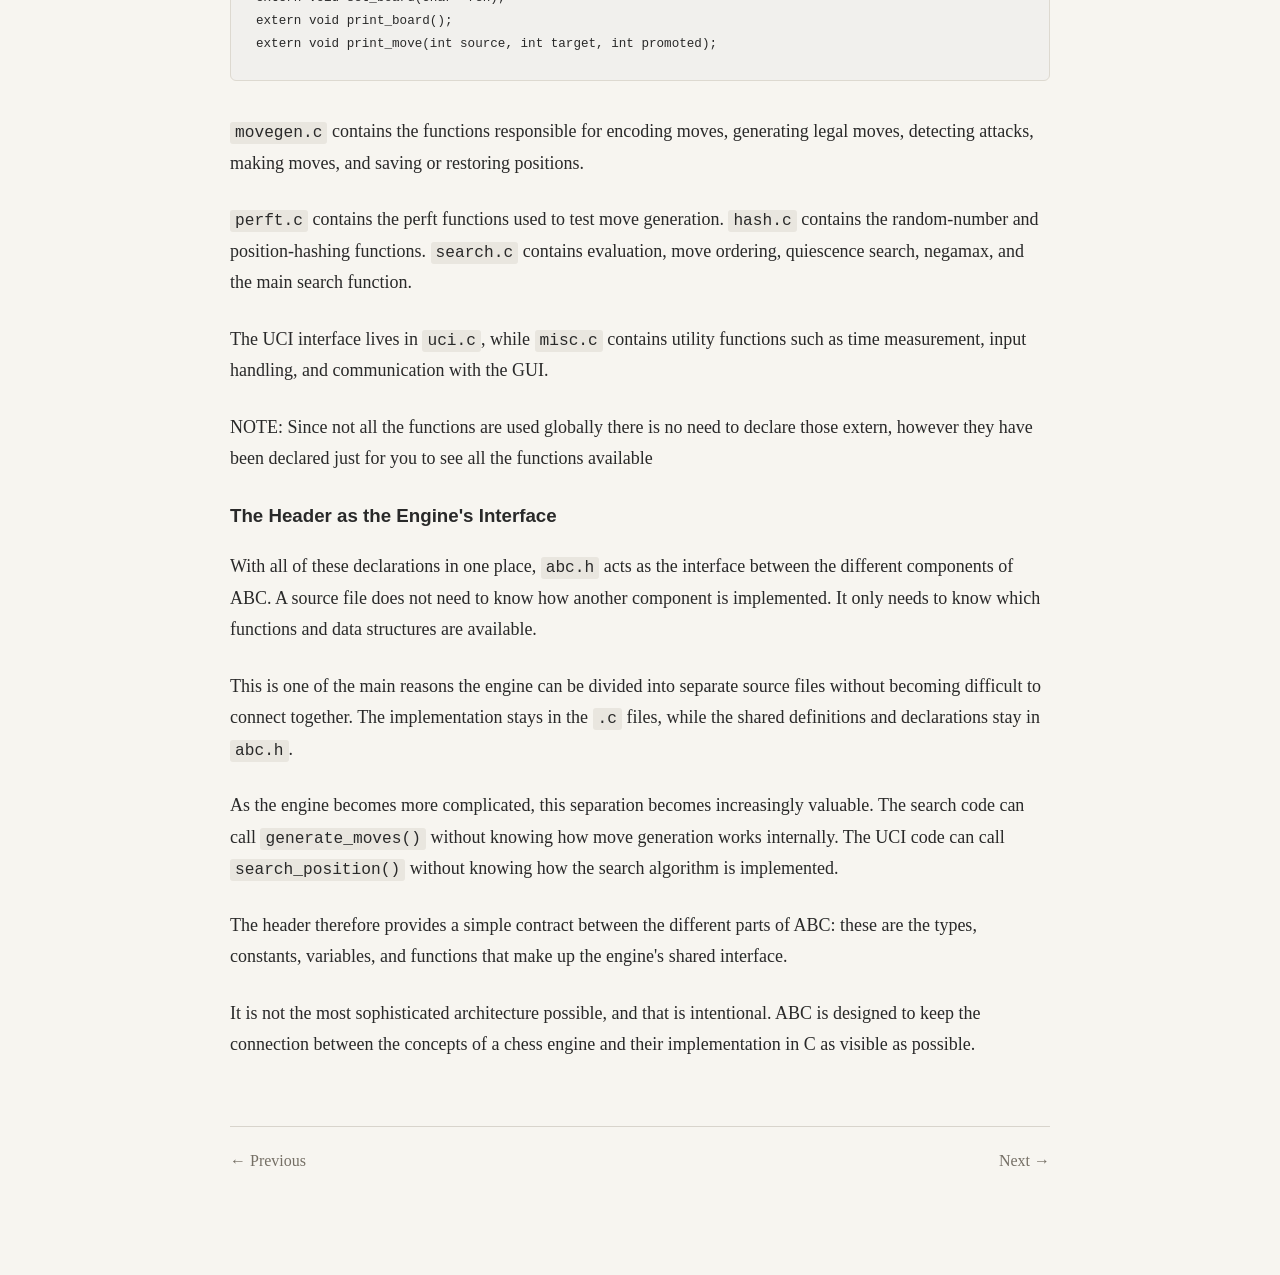
<file: book/header-file.html>
<!DOCTYPE html>
<html lang="en">
<head>
    <meta charset="UTF-8">
    <meta name="viewport" content="width=device-width, initial-scale=1.0">
    <title>Header File — ABC</title>
    <link rel="stylesheet" href="style.css">
</head>
<body>
    <main class="book">
        <article class="chapter">
            <nav class="chapter-nav"><a href="../index.html">← Contents</a></nav>
            <div class="chapter-label">Chapter 4</div>
            <h2>The Common Header</h2>
            <p class="lead">The <code>abc.h</code> file is the common language of ABC. It contains the definitions, constants, data structures, global variables, and function declarations that are shared by the different parts of the engine.</p>
            <p>Almost every source file in ABC includes this header. Instead of defining the same information separately in every file, we define it once in <code>abc.h</code> and make it available wherever it is needed.</p>
            <h3>Protecting the Header</h3>
            <p>The first thing in the file is an include guard:</p>
            <pre><code>#ifndef ARRAY_BASED_CHESS
#define ARRAY_BASED_CHESS
...
#endif</code></pre>
            <p>An include guard prevents the contents of the header from being processed more than once during compilation. Since different source files can include other headers as well, the same header could otherwise be included multiple times and cause duplicate definitions.</p>
            <p>The first line checks whether <code>ARRAY_BASED_CHESS</code> has already been defined. If it has not, the macro is defined and the contents of the header are processed. A later inclusion sees that the macro already exists and skips the entire header.</p>
            <h3>Library Includes</h3>
            <p>ABC uses several standard C and operating-system libraries. The first group contains commonly used headers such as <code>stdio.h</code>, <code>unistd.h</code>, and <code>string.h</code>.</p>
            <p>The operating-system-specific section is controlled by the <code>WIN64</code> macro:</p>
            <pre><code>#ifdef WIN64
    #include "windows.h"
#else
    #include "sys/time.h"
    #include "sys/select.h"
    #include "string.h"
#endif</code></pre>
            <p>This allows the same source code to handle differences between Windows and Unix-like systems. When <code>WIN64</code> is defined, the Windows-specific header is included. Otherwise, the Unix-like system headers are used.</p>
            <h3>The Starting Position</h3>
            <p>The standard chess starting position is stored as a FEN string:</p>
            <pre><code>#define START_POSITION "rnbqkbnr/pppppppp/8/8/8/8/PPPPPPPP/RNBQKBNR w KQkq - 0 1 "</code></pre>
            <p>Using a constant for this position means that the initial board can be referred to consistently throughout the engine without repeating the entire FEN string.</p>
            <h3>Position and Move Lists</h3>
            <p>Two important structures are defined in the header. The first is <code>Position</code>, which stores a snapshot of the current board state.</p>
            <pre><code>typedef struct {
    int board[128];
    int king_square[2];
    int side;
    int enpassant;
    int castle;
} Position;</code></pre>
            <p>The board itself uses 128 elements because ABC uses the 0x88 board representation. The structure also stores the locations of both kings, the side to move, the en passant square, and the current castling rights.</p>
            <p>This structure is particularly useful when making a move. A position can be saved before a move and restored afterwards, allowing the search to explore one variation and then return to the previous position.</p>
            <p>The second structure represents a list of generated moves:</p>
            <pre><code>typedef struct {
    int moves[256];
    int count;
} Movelist;</code></pre>
            <p>The array stores the encoded moves, while <code>count</code> tells us how many moves are currently in the list. A single <code>Movelist</code> can therefore be passed between move generation, move ordering, and search functions.</p>
            <h3>Squares, Sides, and Pieces</h3>
            <p>ABC uses enums to give meaningful names to values that would otherwise be simple integers. The square enum maps chessboard coordinates onto the 0x88 board:</p>
            <pre><code>enum squares {
    A8 = 0,   B8, C8, D8, E8, F8, G8, H8,
    A7 = 16,  B7, C7, D7, E7, F7, G7, H7,
    A6 = 32,  B6, C6, D6, E6, F6, G6, H6,
    ...
    A1 = 112, B1, C1, D1, E1, F1, G1, H1
};</code></pre>
            <p>Instead of writing numbers such as <code>112</code> when referring to the white king's starting square, the engine can simply use <code>E1</code>. This makes the code much easier to read.</p>
            <p>Other enums define the sides, piece types, actual pieces, castling rights, move-generation modes, and game phases:</p>
            <pre><code>enum sides { WHITE, BLACK };
enum types { NONE = -1, EMPTY, KING, PAWN, KNIGHT, BISHOP, ROOK, QUEEN };
enum pieces { WK = 1, WP, WN, WB, WR, WQ, BK = 9, BP, BN, BB, BR, BQ };
enum castling { WKC = 1, WQC = 2, BKC = 4, BQC = 8 };
enum capture_flags { ALL_MOVES, ONLY_CAPTURES };
enum game_phase { OPENING, ENDGAME, MIDDLEGAME };</code></pre>
            <p>These values become the vocabulary used throughout the engine. A function can work with <code>WHITE</code>, <code>BLACK</code>, <code>KNIGHT</code>, or <code>WKC</code> instead of unexplained numeric constants.</p>
            <h3>Global Variables</h3>
            <p>The next section contains a long list of <code>extern</code> declarations. These are the global variables defined in <code>defs.c</code>.</p>
            <pre><code>extern int board[128];
extern int king_square[2];
extern int side;
extern int enpassant;
extern int castle;</code></pre>
            <p>The keyword <code>extern</code> tells the compiler that these variables exist somewhere else. The header does not create another copy of them. Their actual definitions and storage are provided by <code>defs.c</code>.</p>
            <p>This gives every source file access to the same engine state. Move generation can access the board, search can access the current side, the UCI code can access the time-control variables, and evaluation can access the scoring tables.</p>
            <p>Some of these globals describe the chess position, while others belong to the search itself. There are arrays for move ordering, killer moves, history heuristics, the principal variation, repetition detection, piece-square tables, and many other parts of the engine.</p>
            <p>There are also variables used by the UCI interface and time management, such as <code>movetime</code>, <code>starttime</code>, <code>stoptime</code>, <code>timeset</code>, and <code>stopped</code>.</p>
            <h3>Function Declarations</h3>
            <p>The final sections of <code>abc.h</code> declare the functions implemented by the different source files. The declarations are grouped according to where their implementations live.</p>
            <p>For example, <code>io.c</code> provides functions for loading and displaying positions:</p>
            <pre><code>extern void set_board(char *fen);
extern void print_board();
extern void print_move(int source, int target, int promoted);</code></pre>
            <p><code>movegen.c</code> contains the functions responsible for encoding moves, generating legal moves, detecting attacks, making moves, and saving or restoring positions.</p>
            <p><code>perft.c</code> contains the perft functions used to test move generation. <code>hash.c</code> contains the random-number and position-hashing functions. <code>search.c</code> contains evaluation, move ordering, quiescence search, negamax, and the main search function.</p>
            <p>The UCI interface lives in <code>uci.c</code>, while <code>misc.c</code> contains utility functions such as time measurement, input handling, and communication with the GUI.</p>
            <p>NOTE: Since not all the functions are used globally there is no need to declare those extern, however they have been declared just for you to see all the functions available</p>
            <h3>The Header as the Engine's Interface</h3>
            <p>With all of these declarations in one place, <code>abc.h</code> acts as the interface between the different components of ABC. A source file does not need to know how another component is implemented. It only needs to know which functions and data structures are available.</p>
            <p>This is one of the main reasons the engine can be divided into separate source files without becoming difficult to connect together. The implementation stays in the <code>.c</code> files, while the shared definitions and declarations stay in <code>abc.h</code>.</p>
            <p>As the engine becomes more complicated, this separation becomes increasingly valuable. The search code can call <code>generate_moves()</code> without knowing how move generation works internally. The UCI code can call <code>search_position()</code> without knowing how the search algorithm is implemented.</p>
            <p>The header therefore provides a simple contract between the different parts of ABC: these are the types, constants, variables, and functions that make up the engine's shared interface.</p>
            <p>It is not the most sophisticated architecture possible, and that is intentional. ABC is designed to keep the connection between the concepts of a chess engine and their implementation in C as visible as possible.</p>
            <nav class="chapter-nav-bottom">
                <a href="engine-structure.html">← Previous</a>
                <a class="next" href="definitions.html">Next →</a>
            </nav>
        </article>
    </main>
</body>
</html>
</file>
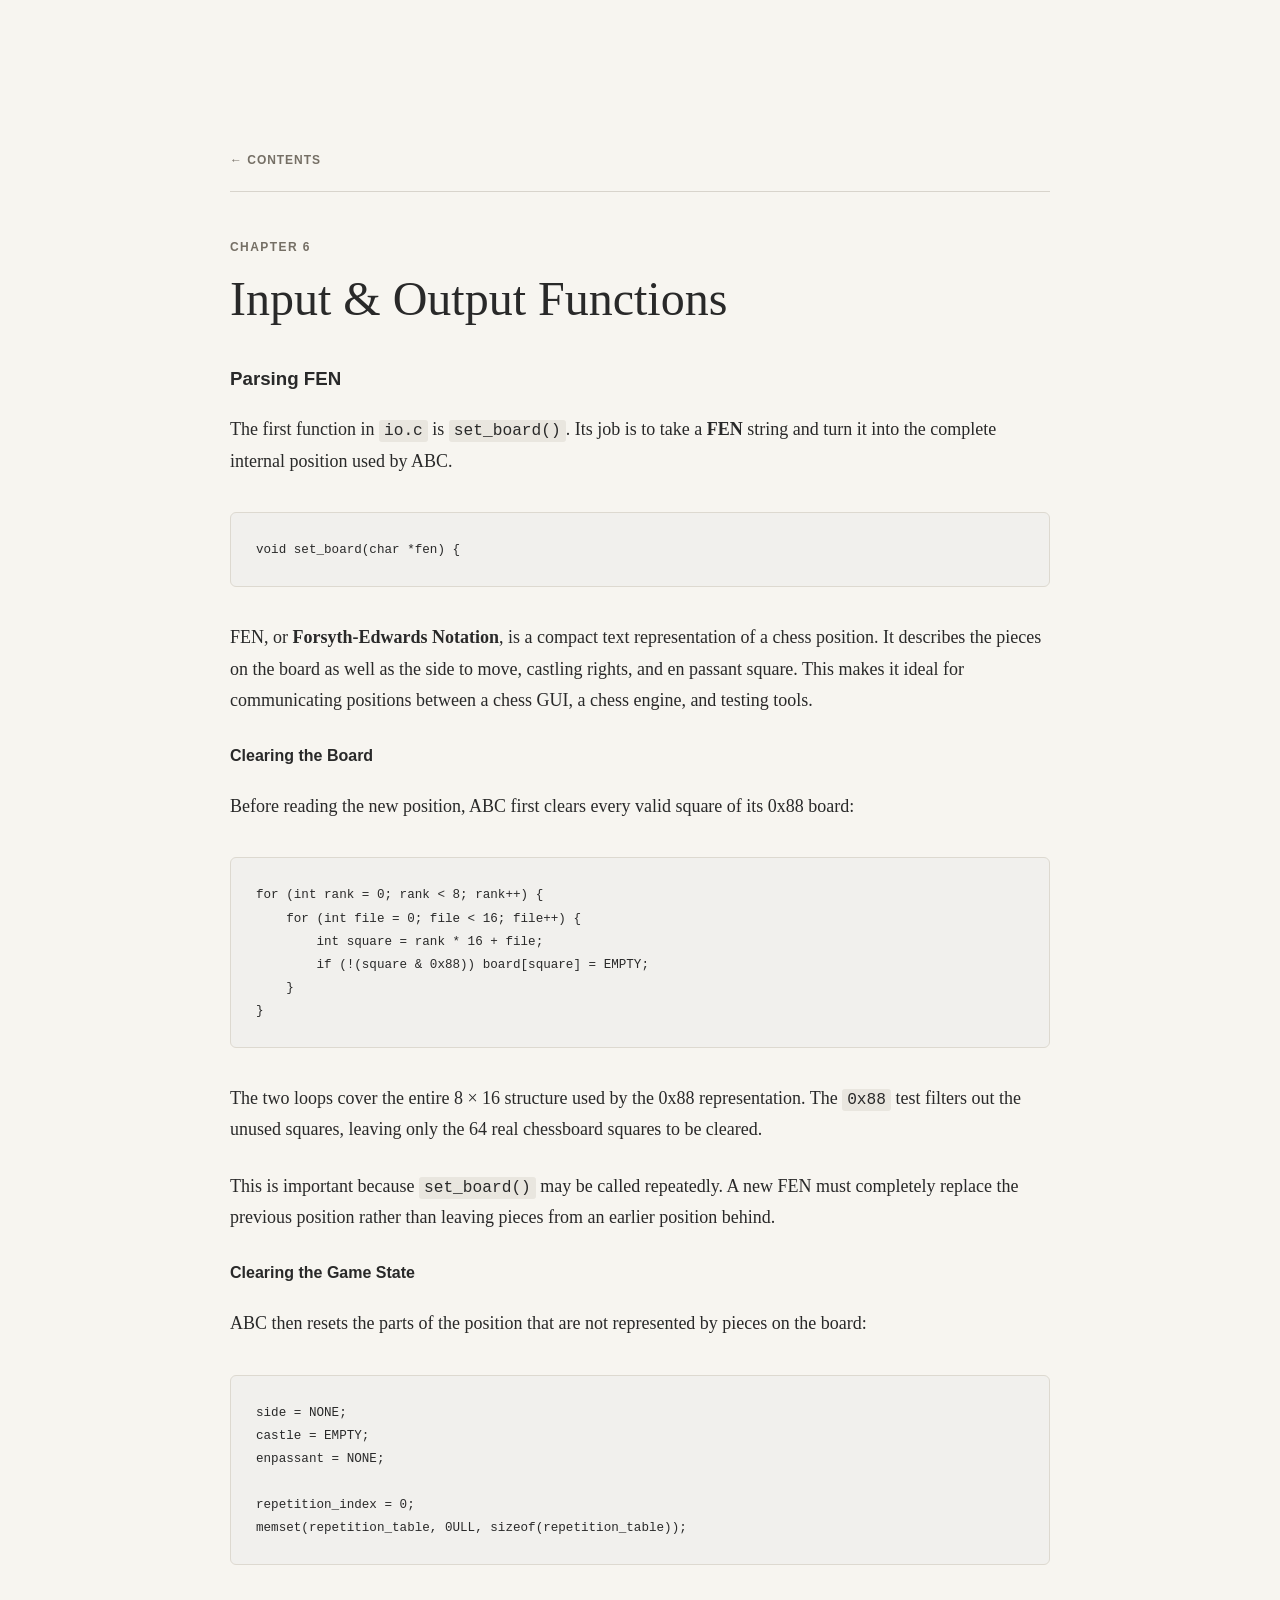
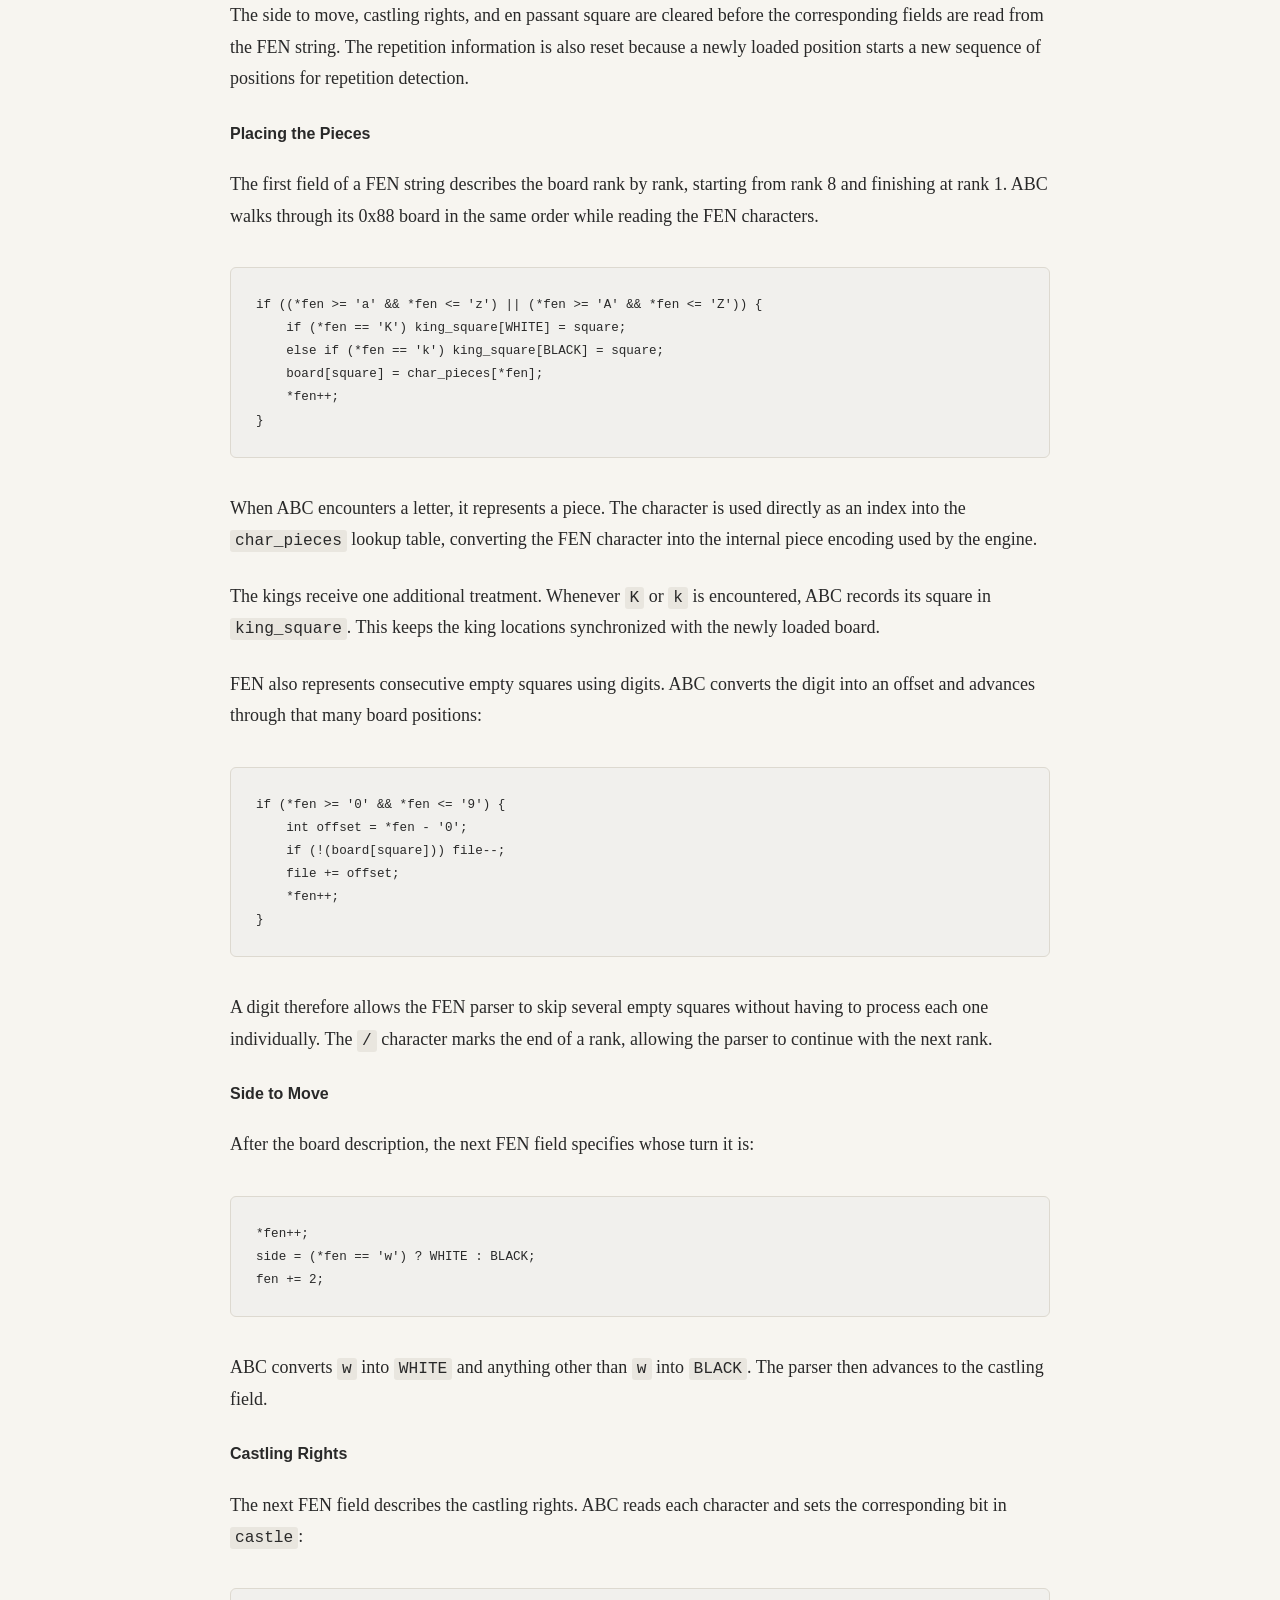
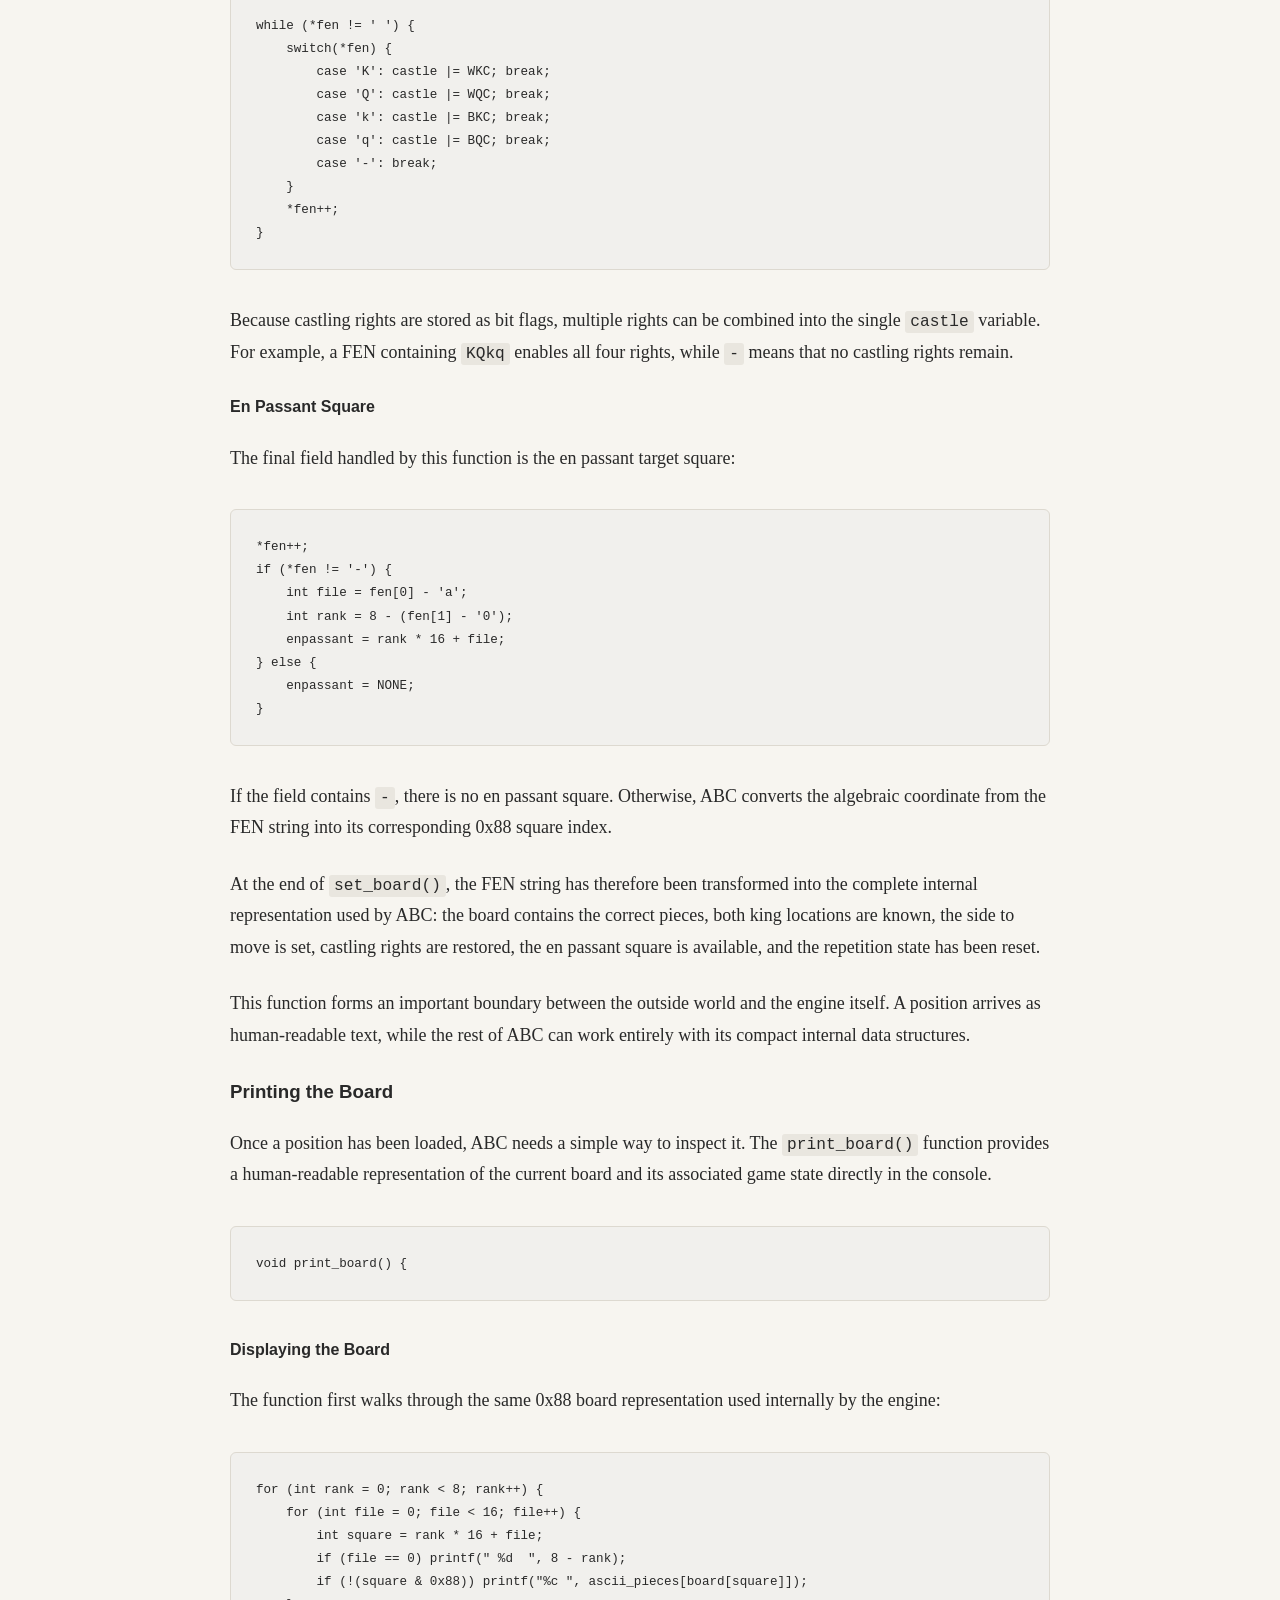
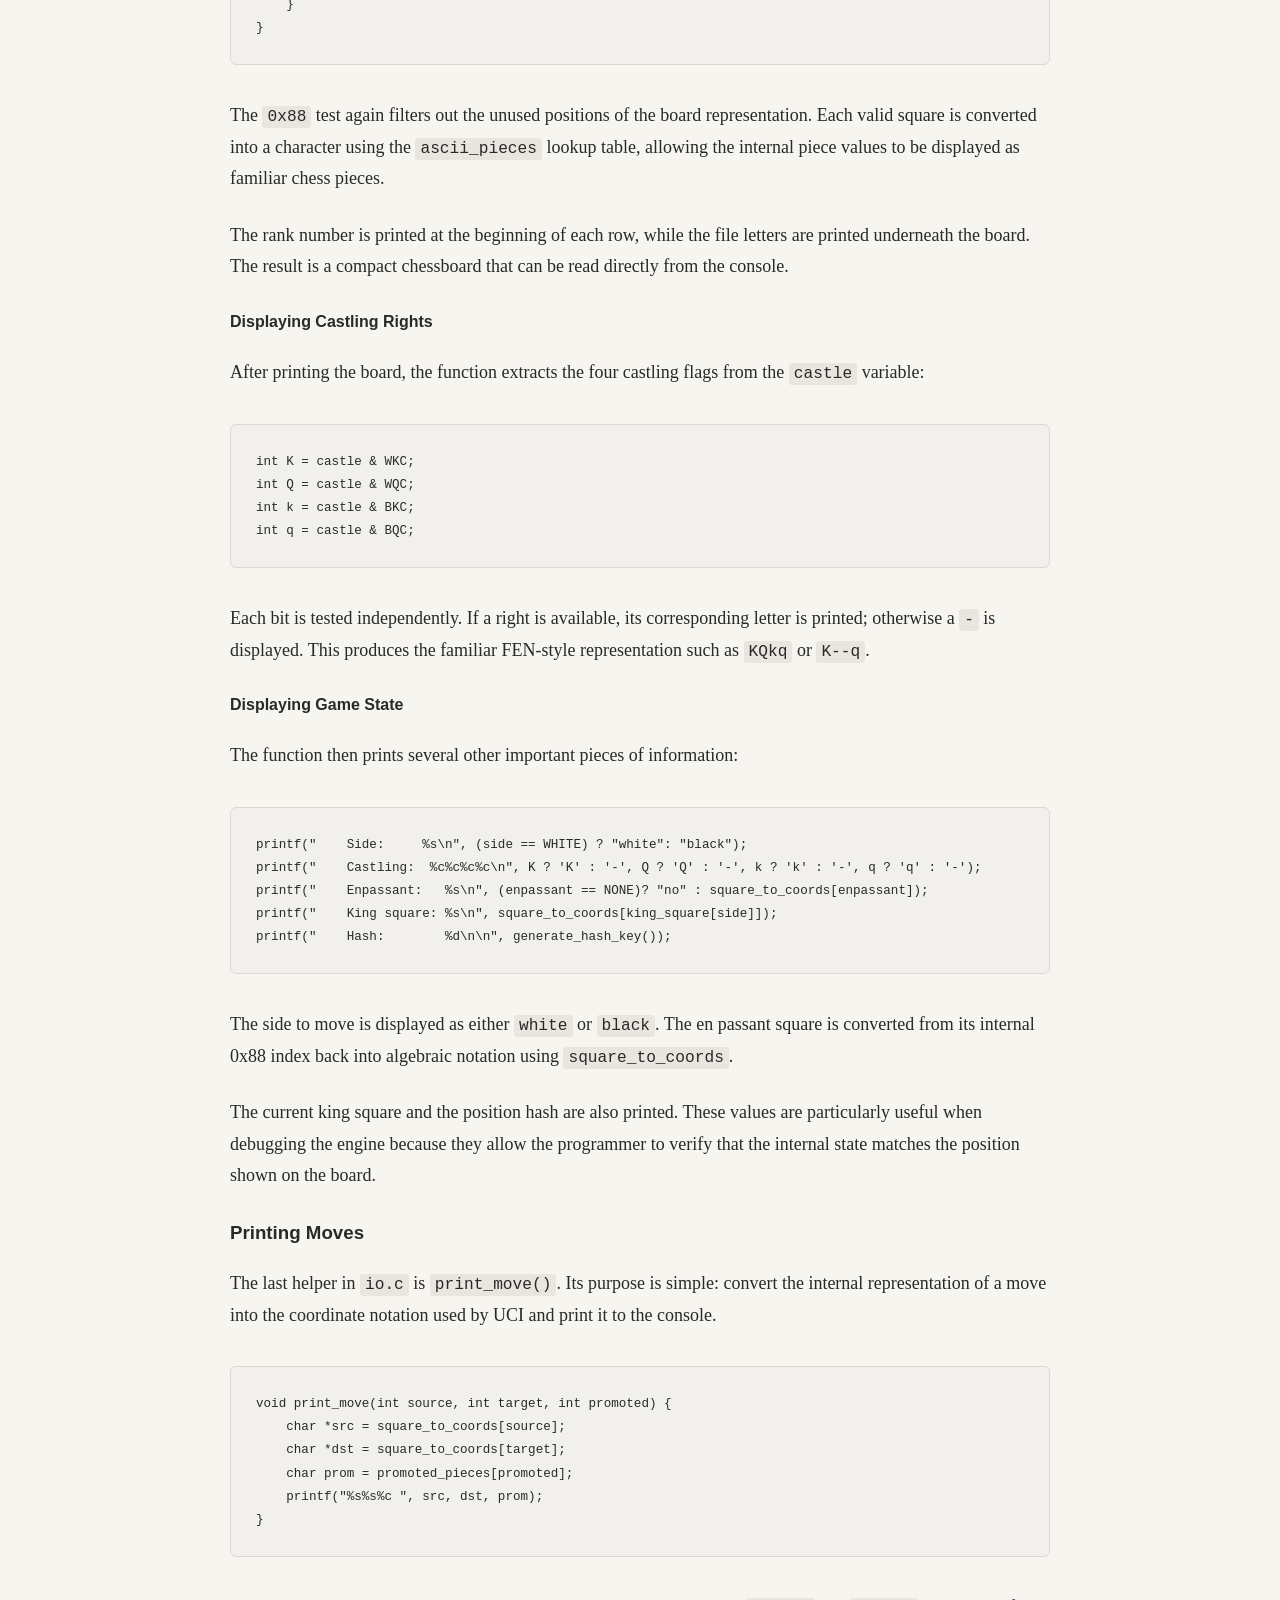
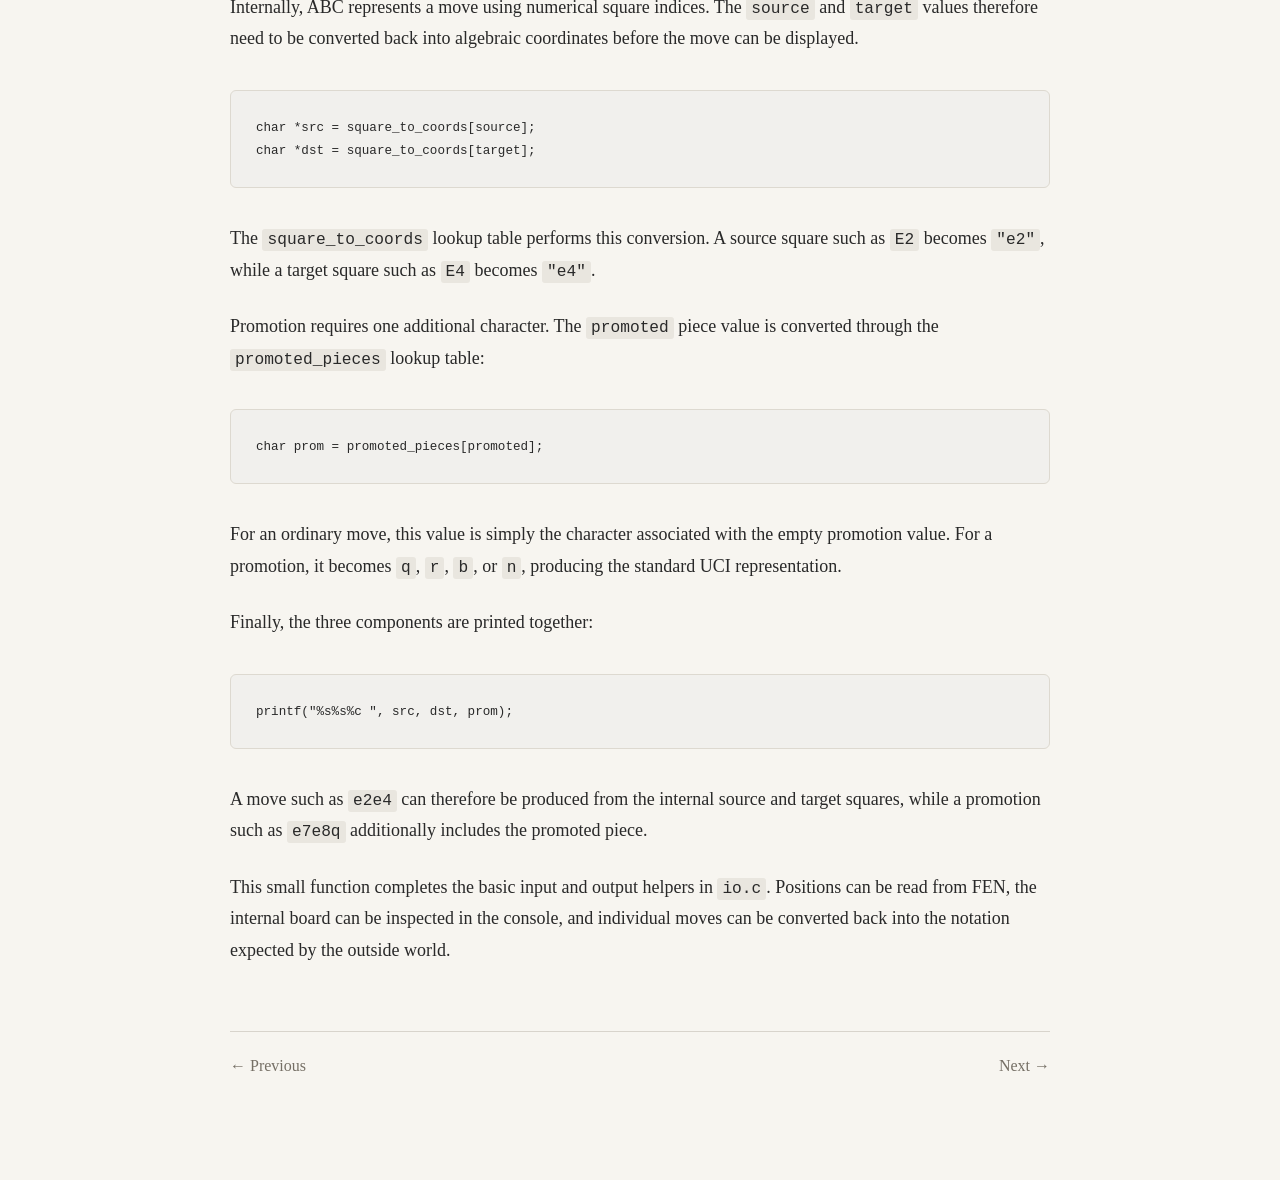
<file: book/io.html>
<!DOCTYPE html>
<html lang="en">
<head>
    <meta charset="UTF-8">
    <meta name="viewport" content="width=device-width, initial-scale=1.0">
    <title>Input & Output Functions — ABC</title>
    <link rel="stylesheet" href="style.css">
</head>
<body>
    <main class="book">
        <article class="chapter">
            <nav class="chapter-nav"><a href="../index.html">← Contents</a></nav>
            <div class="chapter-label">Chapter 6</div>
            <h2>Input & Output Functions</h2>
            <h3>Parsing FEN</h3>
            <p>The first function in <code>io.c</code> is <code>set_board()</code>. Its job is to take a <strong>FEN</strong> string and turn it into the complete internal position used by ABC.</p>
            <pre><code>void set_board(char *fen) {</code></pre>
            <p>FEN, or <strong>Forsyth-Edwards Notation</strong>, is a compact text representation of a chess position. It describes the pieces on the board as well as the side to move, castling rights, and en passant square. This makes it ideal for communicating positions between a chess GUI, a chess engine, and testing tools.</p>
            <h4>Clearing the Board</h4>
            <p>Before reading the new position, ABC first clears every valid square of its 0x88 board:</p>
            <pre><code>for (int rank = 0; rank < 8; rank++) {
    for (int file = 0; file < 16; file++) {
        int square = rank * 16 + file;
        if (!(square &amp; 0x88)) board[square] = EMPTY;
    }
}</code></pre>
            <p>The two loops cover the entire 8 × 16 structure used by the 0x88 representation. The <code>0x88</code> test filters out the unused squares, leaving only the 64 real chessboard squares to be cleared.</p>
            <p>This is important because <code>set_board()</code> may be called repeatedly. A new FEN must completely replace the previous position rather than leaving pieces from an earlier position behind.</p>
            <h4>Clearing the Game State</h4>
            <p>ABC then resets the parts of the position that are not represented by pieces on the board:</p>
            <pre><code>side = NONE;
castle = EMPTY;
enpassant = NONE;

repetition_index = 0;
memset(repetition_table, 0ULL, sizeof(repetition_table));</code></pre>
            <p>The side to move, castling rights, and en passant square are cleared before the corresponding fields are read from the FEN string. The repetition information is also reset because a newly loaded position starts a new sequence of positions for repetition detection.</p>
            <h4>Placing the Pieces</h4>
            <p>The first field of a FEN string describes the board rank by rank, starting from rank 8 and finishing at rank 1. ABC walks through its 0x88 board in the same order while reading the FEN characters.</p>
            <pre><code>if ((*fen &gt;= 'a' &amp;&amp; *fen &lt;= 'z') || (*fen &gt;= 'A' &amp;&amp; *fen &lt;= 'Z')) {
    if (*fen == 'K') king_square[WHITE] = square;
    else if (*fen == 'k') king_square[BLACK] = square;
    board[square] = char_pieces[*fen];
    *fen++;
}</code></pre>
            <p>When ABC encounters a letter, it represents a piece. The character is used directly as an index into the <code>char_pieces</code> lookup table, converting the FEN character into the internal piece encoding used by the engine.</p>
            <p>The kings receive one additional treatment. Whenever <code>K</code> or <code>k</code> is encountered, ABC records its square in <code>king_square</code>. This keeps the king locations synchronized with the newly loaded board.</p>
            <p>FEN also represents consecutive empty squares using digits. ABC converts the digit into an offset and advances through that many board positions:</p>
            <pre><code>if (*fen &gt;= '0' &amp;&amp; *fen &lt;= '9') {
    int offset = *fen - '0';
    if (!(board[square])) file--;
    file += offset;
    *fen++;
}</code></pre>
            <p>A digit therefore allows the FEN parser to skip several empty squares without having to process each one individually. The <code>/</code> character marks the end of a rank, allowing the parser to continue with the next rank.</p>
            <h4>Side to Move</h4>
            <p>After the board description, the next FEN field specifies whose turn it is:</p>
            <pre><code>*fen++;
side = (*fen == 'w') ? WHITE : BLACK;
fen += 2;</code></pre>
            <p>ABC converts <code>w</code> into <code>WHITE</code> and anything other than <code>w</code> into <code>BLACK</code>. The parser then advances to the castling field.</p>
            <h4>Castling Rights</h4>
            <p>The next FEN field describes the castling rights. ABC reads each character and sets the corresponding bit in <code>castle</code>:</p>
            <pre><code>while (*fen != ' ') {
    switch(*fen) {
        case 'K': castle |= WKC; break;
        case 'Q': castle |= WQC; break;
        case 'k': castle |= BKC; break;
        case 'q': castle |= BQC; break;
        case '-': break;
    }
    *fen++;
}</code></pre>
            <p>Because castling rights are stored as bit flags, multiple rights can be combined into the single <code>castle</code> variable. For example, a FEN containing <code>KQkq</code> enables all four rights, while <code>-</code> means that no castling rights remain.</p>
            <h4>En Passant Square</h4>
            <p>The final field handled by this function is the en passant target square:</p>
            <pre><code>*fen++;
if (*fen != '-') {
    int file = fen[0] - 'a';
    int rank = 8 - (fen[1] - '0');
    enpassant = rank * 16 + file;
} else {
    enpassant = NONE;
}</code></pre>
            <p>If the field contains <code>-</code>, there is no en passant square. Otherwise, ABC converts the algebraic coordinate from the FEN string into its corresponding 0x88 square index.</p>
            <p>At the end of <code>set_board()</code>, the FEN string has therefore been transformed into the complete internal representation used by ABC: the board contains the correct pieces, both king locations are known, the side to move is set, castling rights are restored, the en passant square is available, and the repetition state has been reset.</p>
            <p>This function forms an important boundary between the outside world and the engine itself. A position arrives as human-readable text, while the rest of ABC can work entirely with its compact internal data structures.</p>
            <h3>Printing the Board</h3>
            <p>Once a position has been loaded, ABC needs a simple way to inspect it. The <code>print_board()</code> function provides a human-readable representation of the current board and its associated game state directly in the console.</p>
            <pre><code>void print_board() {</code></pre>
            <h4>Displaying the Board</h4>
            <p>The function first walks through the same 0x88 board representation used internally by the engine:</p>
            <pre><code>for (int rank = 0; rank &lt; 8; rank++) {
    for (int file = 0; file &lt; 16; file++) {
        int square = rank * 16 + file;
        if (file == 0) printf(" %d  ", 8 - rank);
        if (!(square &amp; 0x88)) printf("%c ", ascii_pieces[board[square]]);
    }
}</code></pre>
            <p>The <code>0x88</code> test again filters out the unused positions of the board representation. Each valid square is converted into a character using the <code>ascii_pieces</code> lookup table, allowing the internal piece values to be displayed as familiar chess pieces.</p>
            <p>The rank number is printed at the beginning of each row, while the file letters are printed underneath the board. The result is a compact chessboard that can be read directly from the console.</p>
            <h4>Displaying Castling Rights</h4>
            <p>After printing the board, the function extracts the four castling flags from the <code>castle</code> variable:</p>
            <pre><code>int K = castle &amp; WKC;
int Q = castle &amp; WQC;
int k = castle &amp; BKC;
int q = castle &amp; BQC;</code></pre>
            <p>Each bit is tested independently. If a right is available, its corresponding letter is printed; otherwise a <code>-</code> is displayed. This produces the familiar FEN-style representation such as <code>KQkq</code> or <code>K--q</code>.</p>
            <h4>Displaying Game State</h4>
            <p>The function then prints several other important pieces of information:</p>
            <pre><code>printf("    Side:     %s\n", (side == WHITE) ? "white": "black");
printf("    Castling:  %c%c%c%c\n", K ? 'K' : '-', Q ? 'Q' : '-', k ? 'k' : '-', q ? 'q' : '-');
printf("    Enpassant:   %s\n", (enpassant == NONE)? "no" : square_to_coords[enpassant]);
printf("    King square: %s\n", square_to_coords[king_square[side]]);
printf("    Hash:        %d\n\n", generate_hash_key());</code></pre>
            <p>The side to move is displayed as either <code>white</code> or <code>black</code>. The en passant square is converted from its internal 0x88 index back into algebraic notation using <code>square_to_coords</code>.</p>
            <p>The current king square and the position hash are also printed. These values are particularly useful when debugging the engine because they allow the programmer to verify that the internal state matches the position shown on the board.</p>
            <h3>Printing Moves</h3>
            <p>The last helper in <code>io.c</code> is <code>print_move()</code>. Its purpose is simple: convert the internal representation of a move into the coordinate notation used by UCI and print it to the console.</p>
            <pre><code>void print_move(int source, int target, int promoted) {
    char *src = square_to_coords[source];
    char *dst = square_to_coords[target];
    char prom = promoted_pieces[promoted];
    printf("%s%s%c ", src, dst, prom);
}</code></pre>
            <p>Internally, ABC represents a move using numerical square indices. The <code>source</code> and <code>target</code> values therefore need to be converted back into algebraic coordinates before the move can be displayed.</p>
            <pre><code>char *src = square_to_coords[source];
char *dst = square_to_coords[target];</code></pre>
            <p>The <code>square_to_coords</code> lookup table performs this conversion. A source square such as <code>E2</code> becomes <code>"e2"</code>, while a target square such as <code>E4</code> becomes <code>"e4"</code>.</p>
            <p>Promotion requires one additional character. The <code>promoted</code> piece value is converted through the <code>promoted_pieces</code> lookup table:</p>
            <pre><code>char prom = promoted_pieces[promoted];</code></pre>
            <p>For an ordinary move, this value is simply the character associated with the empty promotion value. For a promotion, it becomes <code>q</code>, <code>r</code>, <code>b</code>, or <code>n</code>, producing the standard UCI representation.</p>
            <p>Finally, the three components are printed together:</p>
            <pre><code>printf("%s%s%c ", src, dst, prom);</code></pre>
            <p>A move such as <code>e2e4</code> can therefore be produced from the internal source and target squares, while a promotion such as <code>e7e8q</code> additionally includes the promoted piece.</p>
            <p>This small function completes the basic input and output helpers in <code>io.c</code>. Positions can be read from FEN, the internal board can be inspected in the console, and individual moves can be converted back into the notation expected by the outside world.</p>
            <nav class="chapter-nav-bottom">
                <a href="definitions.html">← Previous</a>
                <a class="next" href="movegen.html">Next →</a>
            </nav>
        </article>
    </main>
</body>
</html>
</file>
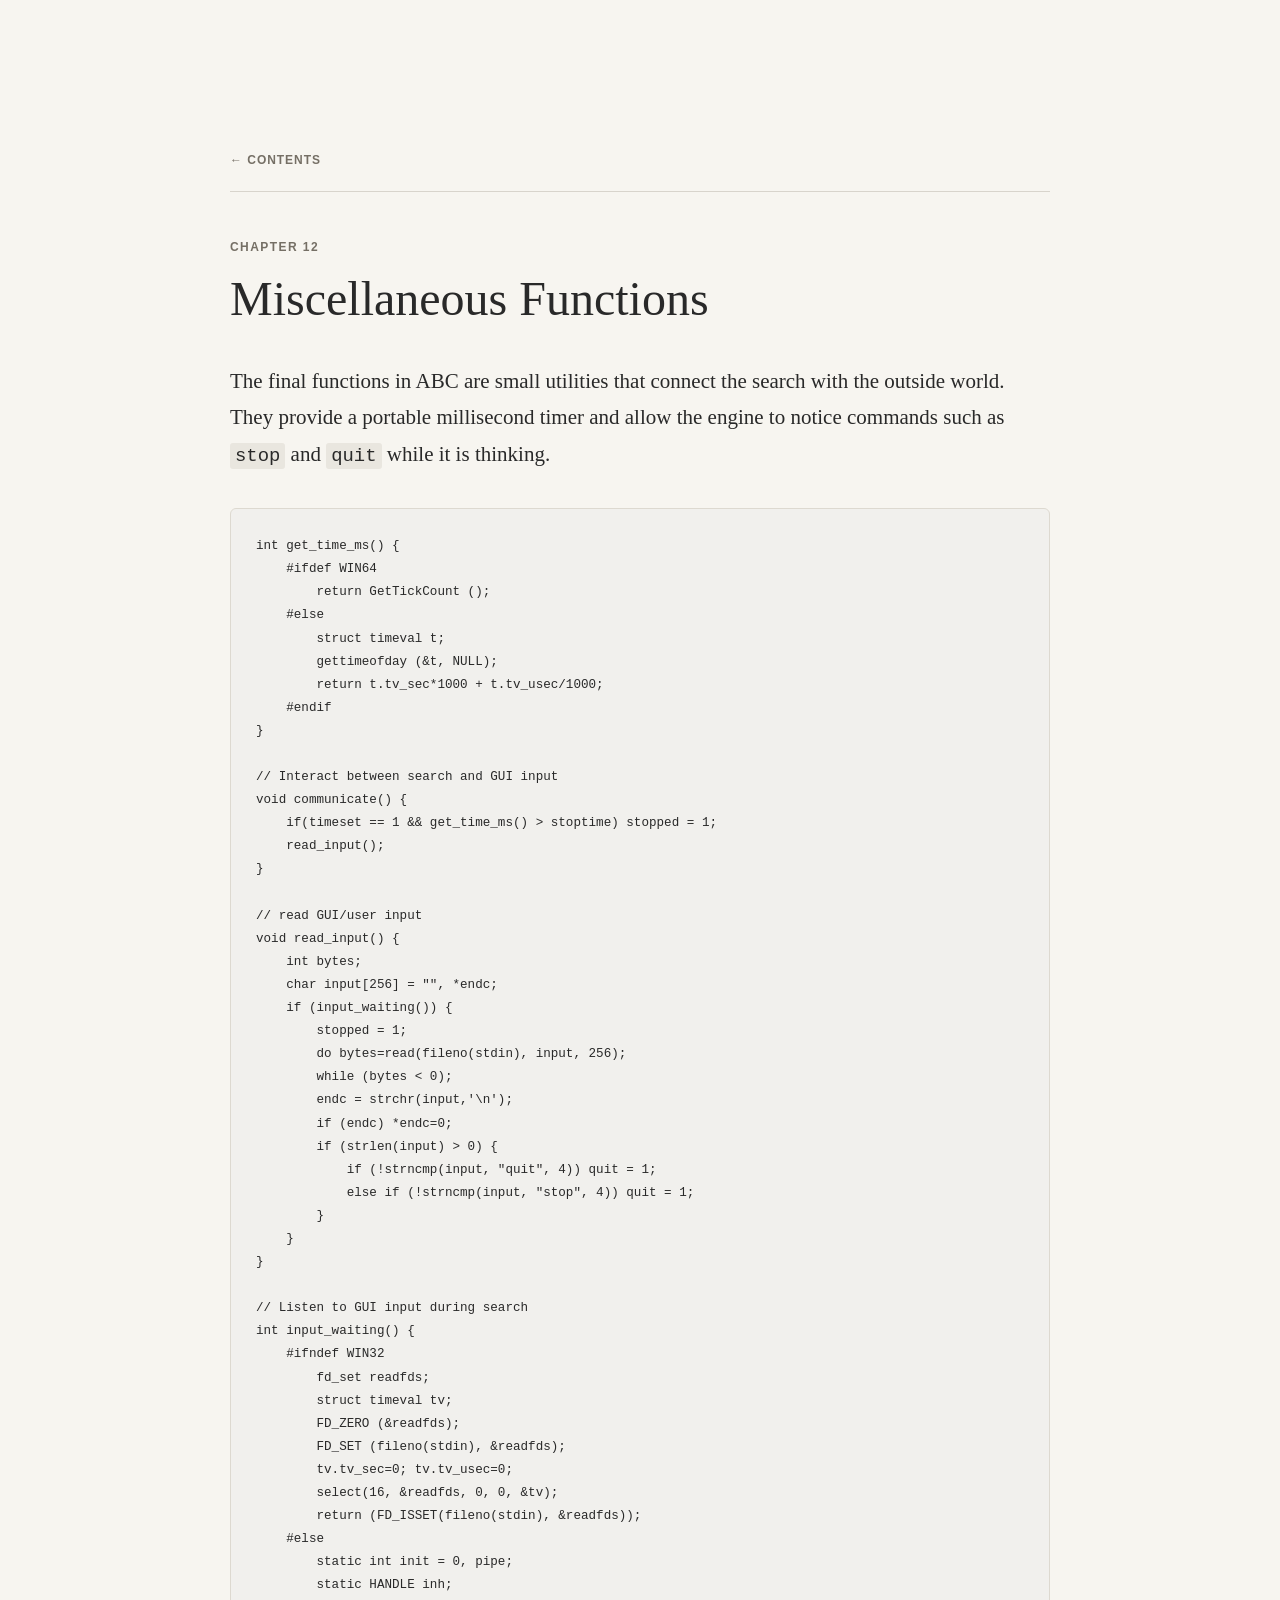
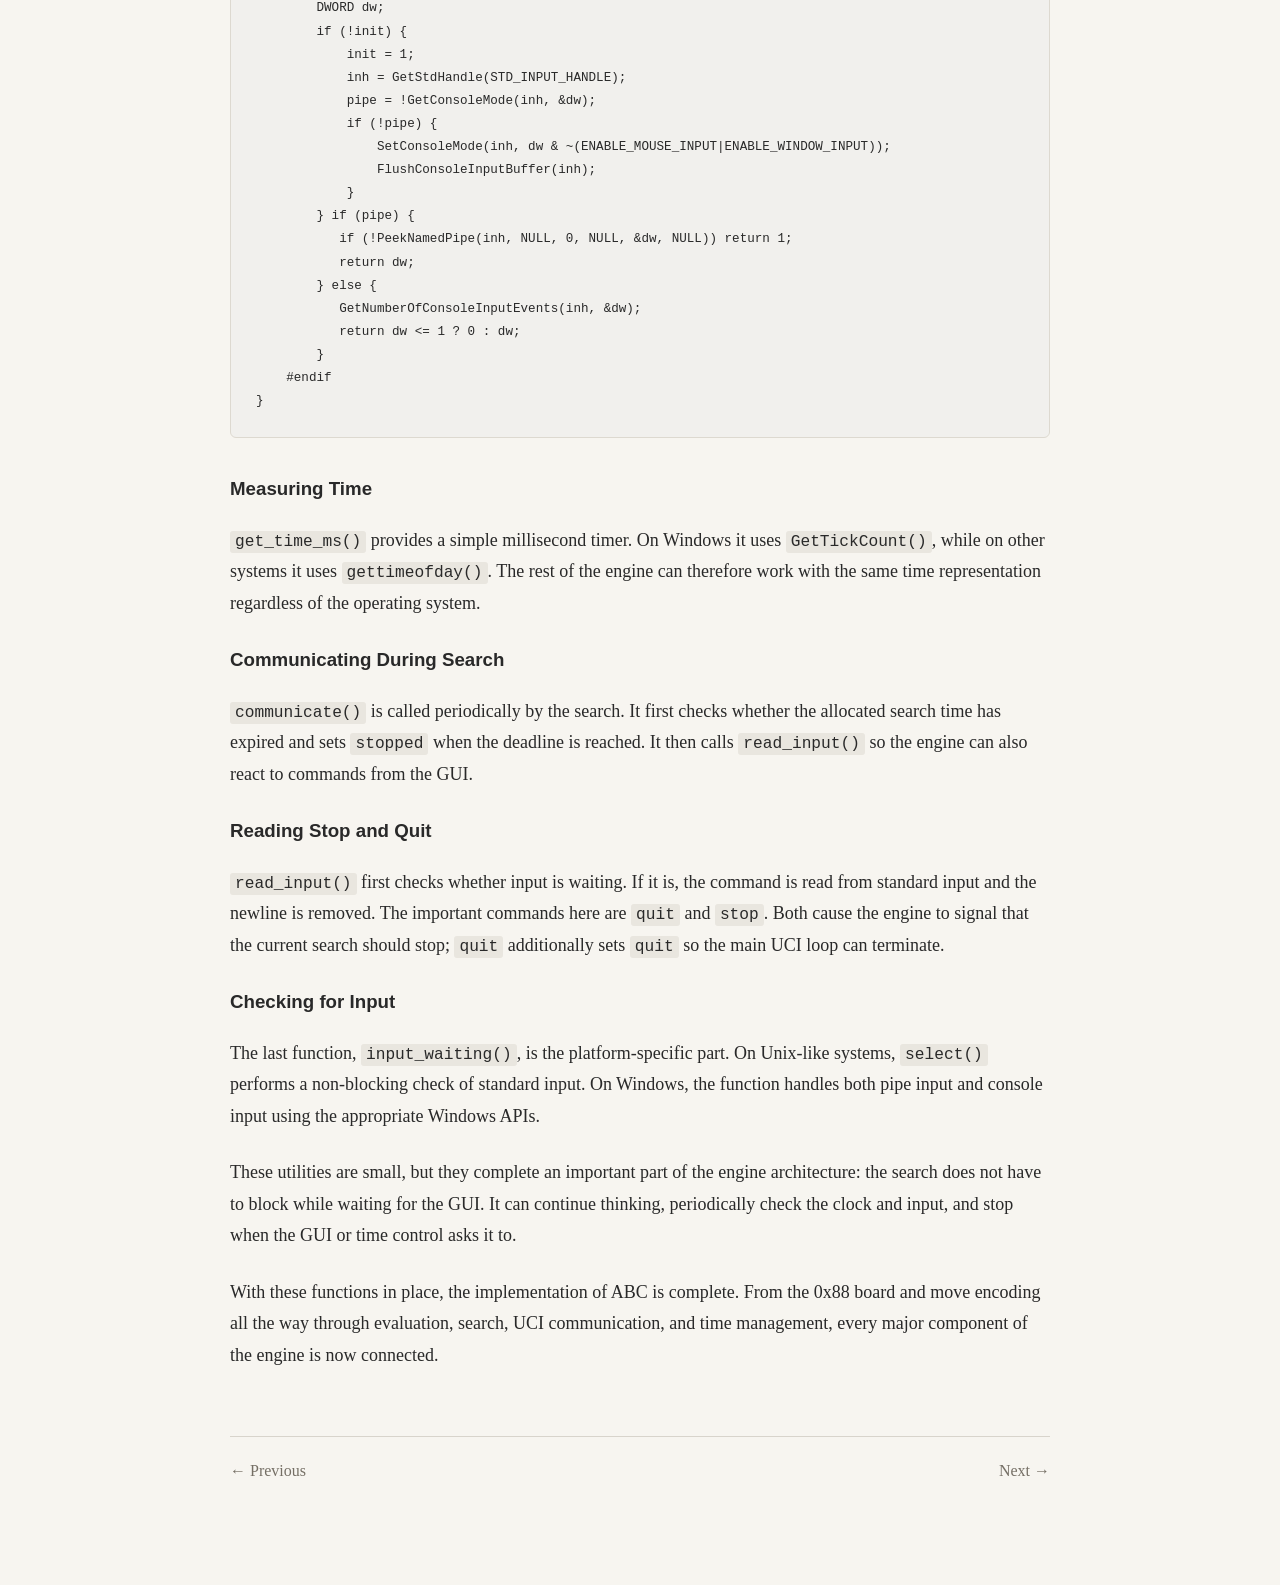
<file: book/misc.html>
<!DOCTYPE html>
<html lang="en">
<head>
    <meta charset="UTF-8">
    <meta name="viewport" content="width=device-width, initial-scale=1.0">
    <title>Miscellaneous Functions — ABC</title>
    <link rel="stylesheet" href="style.css">
</head>
<body>
    <main class="book">
        <article class="chapter">
            <nav class="chapter-nav"><a href="../index.html">← Contents</a></nav>
            <div class="chapter-label">Chapter 12</div>
            <h2>Miscellaneous Functions</h2>
            <p class="lead">The final functions in ABC are small utilities that connect the search with the outside world. They provide a portable millisecond timer and allow the engine to notice commands such as <code>stop</code> and <code>quit</code> while it is thinking.</p>
            <pre><code>int get_time_ms() {
    #ifdef WIN64
        return GetTickCount ();
    #else
        struct timeval t;
        gettimeofday (&amp;t, NULL);
        return t.tv_sec*1000 + t.tv_usec/1000;
    #endif	
}

// Interact between search and GUI input
void communicate() {
    if(timeset == 1 &amp;&amp; get_time_ms() &gt; stoptime) stopped = 1;
    read_input();
}

// read GUI/user input
void read_input() {
    int bytes;
    char input[256] = "", *endc;
    if (input_waiting()) {
        stopped = 1;
        do bytes=read(fileno(stdin), input, 256);
        while (bytes &lt; 0);
        endc = strchr(input,'\n');
        if (endc) *endc=0;
        if (strlen(input) &gt; 0) {
            if (!strncmp(input, "quit", 4)) quit = 1;
            else if (!strncmp(input, "stop", 4)) quit = 1;
        }   
    }
}

// Listen to GUI input during search
int input_waiting() {
    #ifndef WIN32
        fd_set readfds;
        struct timeval tv;
        FD_ZERO (&amp;readfds);
        FD_SET (fileno(stdin), &amp;readfds);
        tv.tv_sec=0; tv.tv_usec=0;
        select(16, &amp;readfds, 0, 0, &amp;tv);
        return (FD_ISSET(fileno(stdin), &amp;readfds));
    #else
        static int init = 0, pipe;
        static HANDLE inh;
        DWORD dw;
        if (!init) {
            init = 1;
            inh = GetStdHandle(STD_INPUT_HANDLE);
            pipe = !GetConsoleMode(inh, &amp;dw);
            if (!pipe) {
                SetConsoleMode(inh, dw &amp; ~(ENABLE_MOUSE_INPUT|ENABLE_WINDOW_INPUT));
                FlushConsoleInputBuffer(inh);
            }
        } if (pipe) {
           if (!PeekNamedPipe(inh, NULL, 0, NULL, &amp;dw, NULL)) return 1;
           return dw;
        } else {
           GetNumberOfConsoleInputEvents(inh, &amp;dw);
           return dw &lt;= 1 ? 0 : dw;
        }
    #endif
}</code></pre>
            <h3>Measuring Time</h3>
            <p><code>get_time_ms()</code> provides a simple millisecond timer. On Windows it uses <code>GetTickCount()</code>, while on other systems it uses <code>gettimeofday()</code>. The rest of the engine can therefore work with the same time representation regardless of the operating system.</p>
            <h3>Communicating During Search</h3>
            <p><code>communicate()</code> is called periodically by the search. It first checks whether the allocated search time has expired and sets <code>stopped</code> when the deadline is reached. It then calls <code>read_input()</code> so the engine can also react to commands from the GUI.</p>
            <h3>Reading Stop and Quit</h3>
            <p><code>read_input()</code> first checks whether input is waiting. If it is, the command is read from standard input and the newline is removed. The important commands here are <code>quit</code> and <code>stop</code>. Both cause the engine to signal that the current search should stop; <code>quit</code> additionally sets <code>quit</code> so the main UCI loop can terminate.</p>
            <h3>Checking for Input</h3>
            <p>The last function, <code>input_waiting()</code>, is the platform-specific part. On Unix-like systems, <code>select()</code> performs a non-blocking check of standard input. On Windows, the function handles both pipe input and console input using the appropriate Windows APIs.</p>
            <p>These utilities are small, but they complete an important part of the engine architecture: the search does not have to block while waiting for the GUI. It can continue thinking, periodically check the clock and input, and stop when the GUI or time control asks it to.</p>
            <p>With these functions in place, the implementation of ABC is complete. From the 0x88 board and move encoding all the way through evaluation, search, UCI communication, and time management, every major component of the engine is now connected.</p>
            <nav class="chapter-nav-bottom">
                <a href="uci.html">← Previous</a>
                <a class="next" href="afterword.html">Next →</a>
            </nav>
        </article>
    </main>
</body>
</html>
</file>
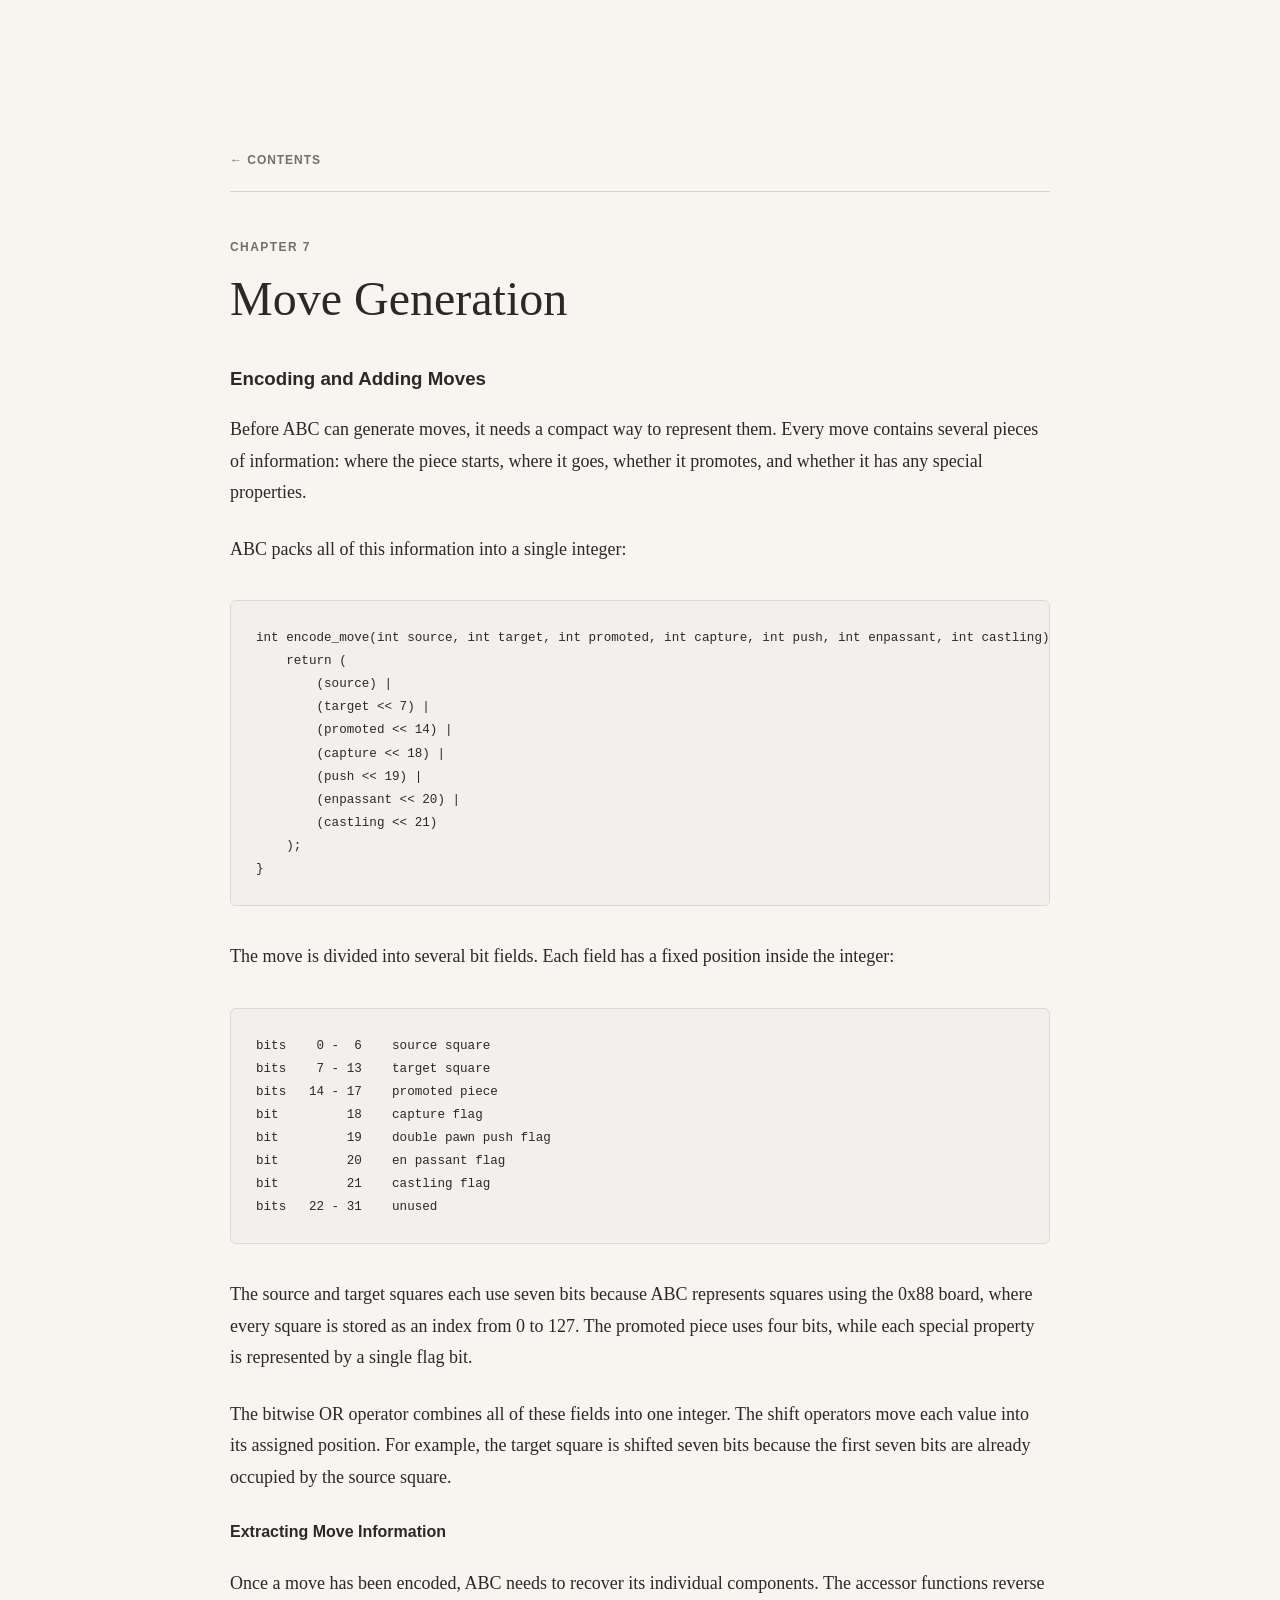
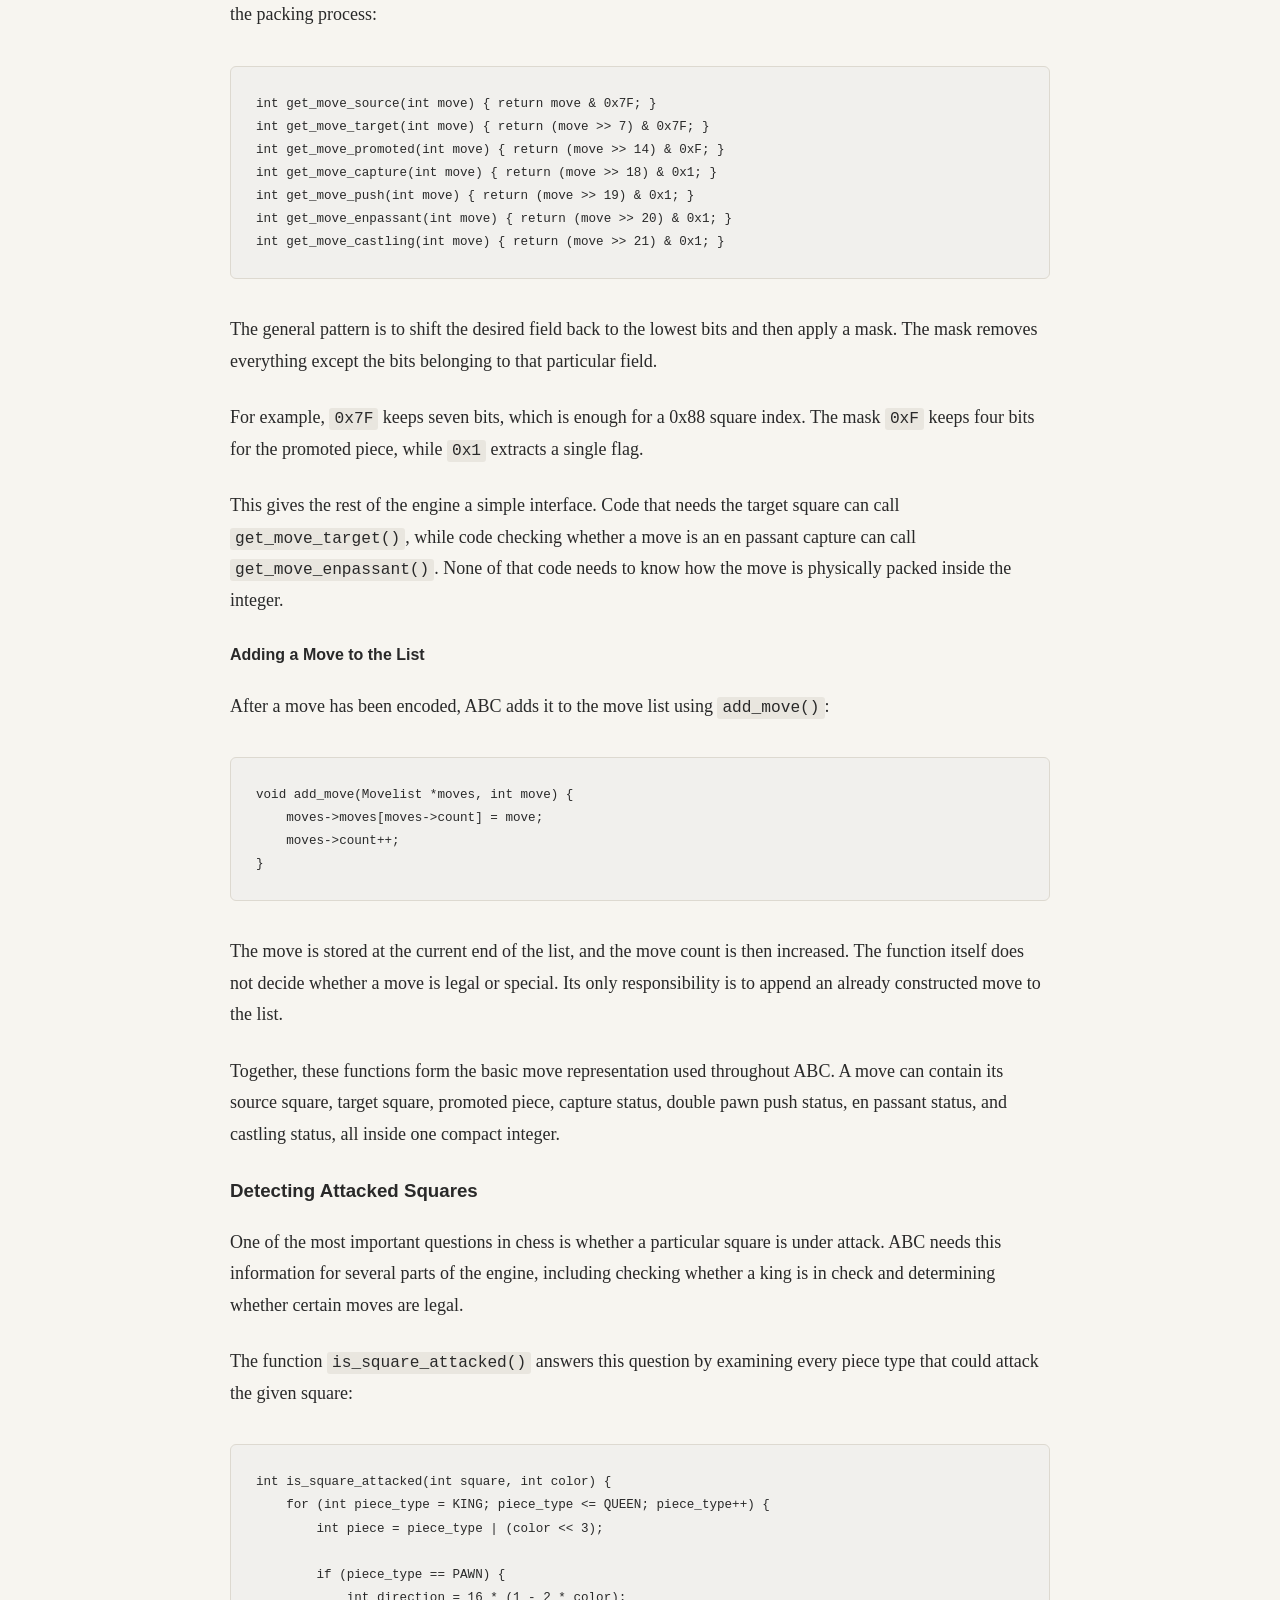
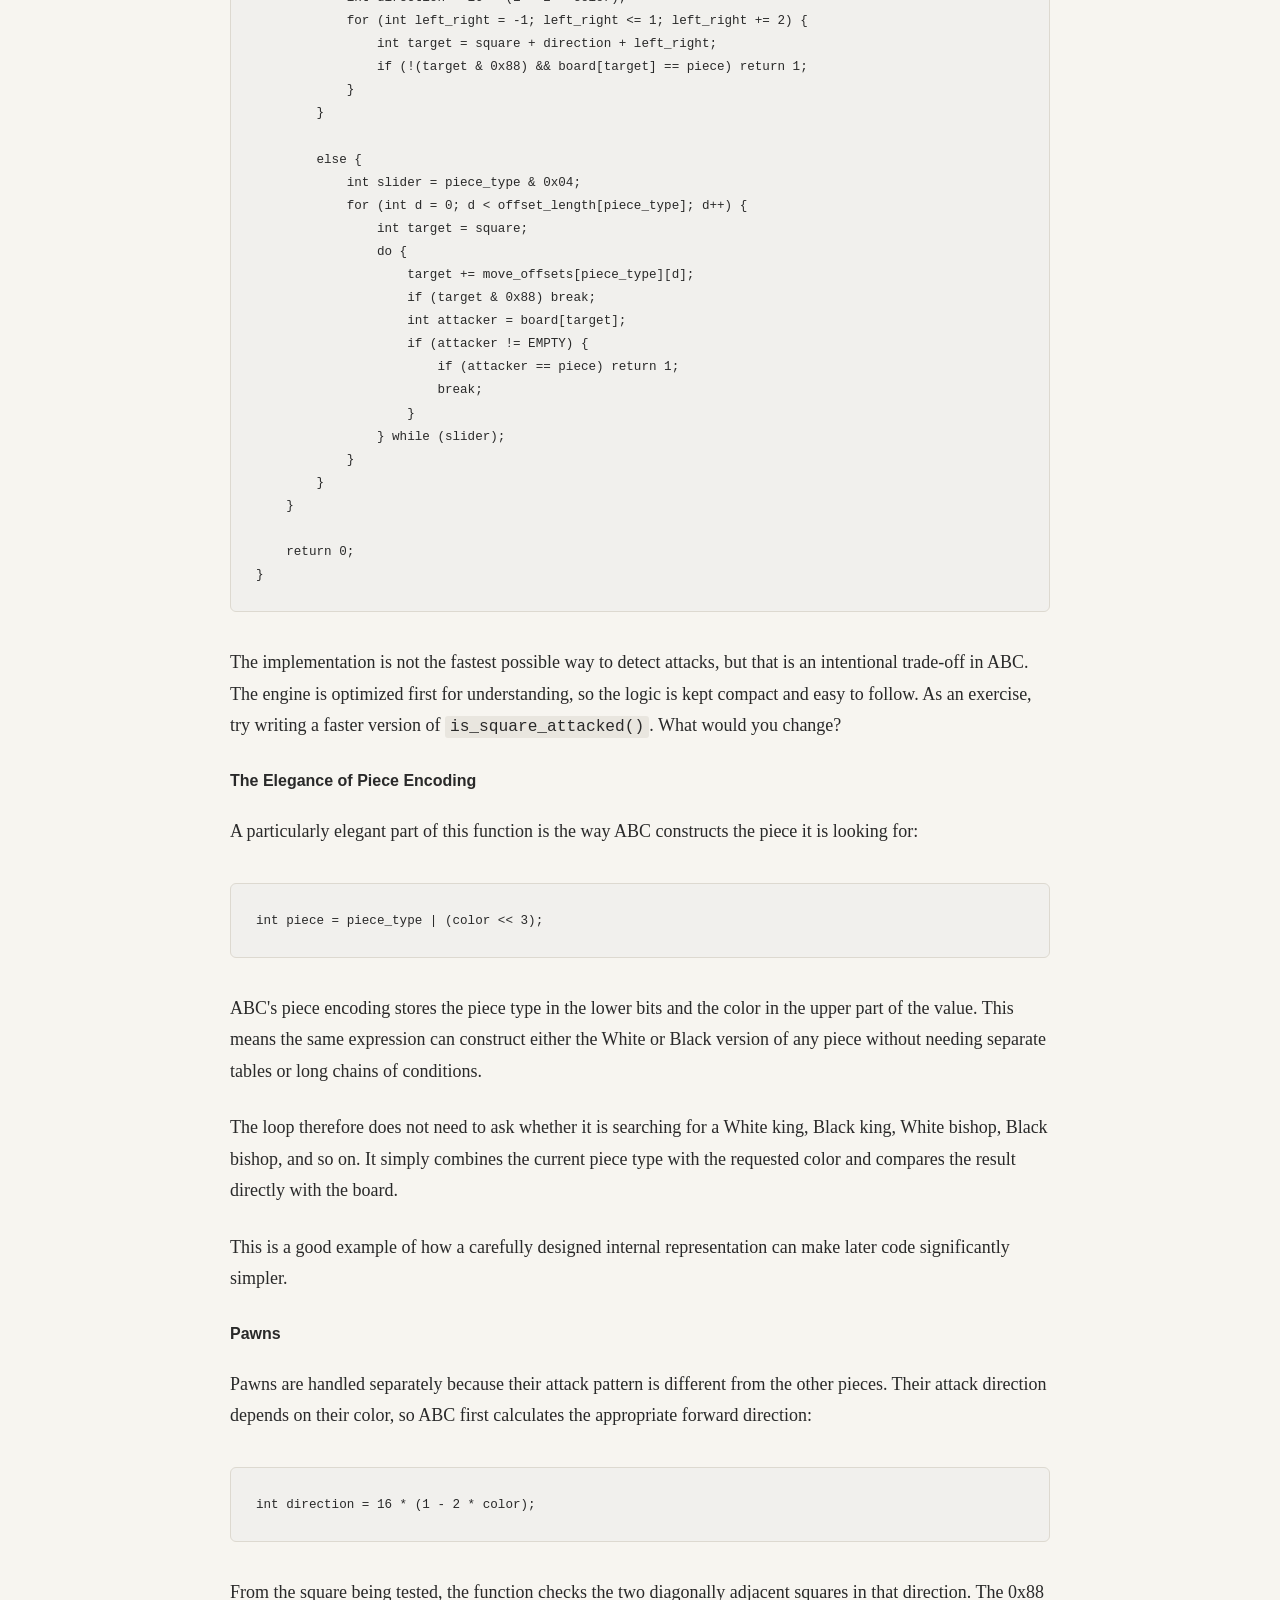
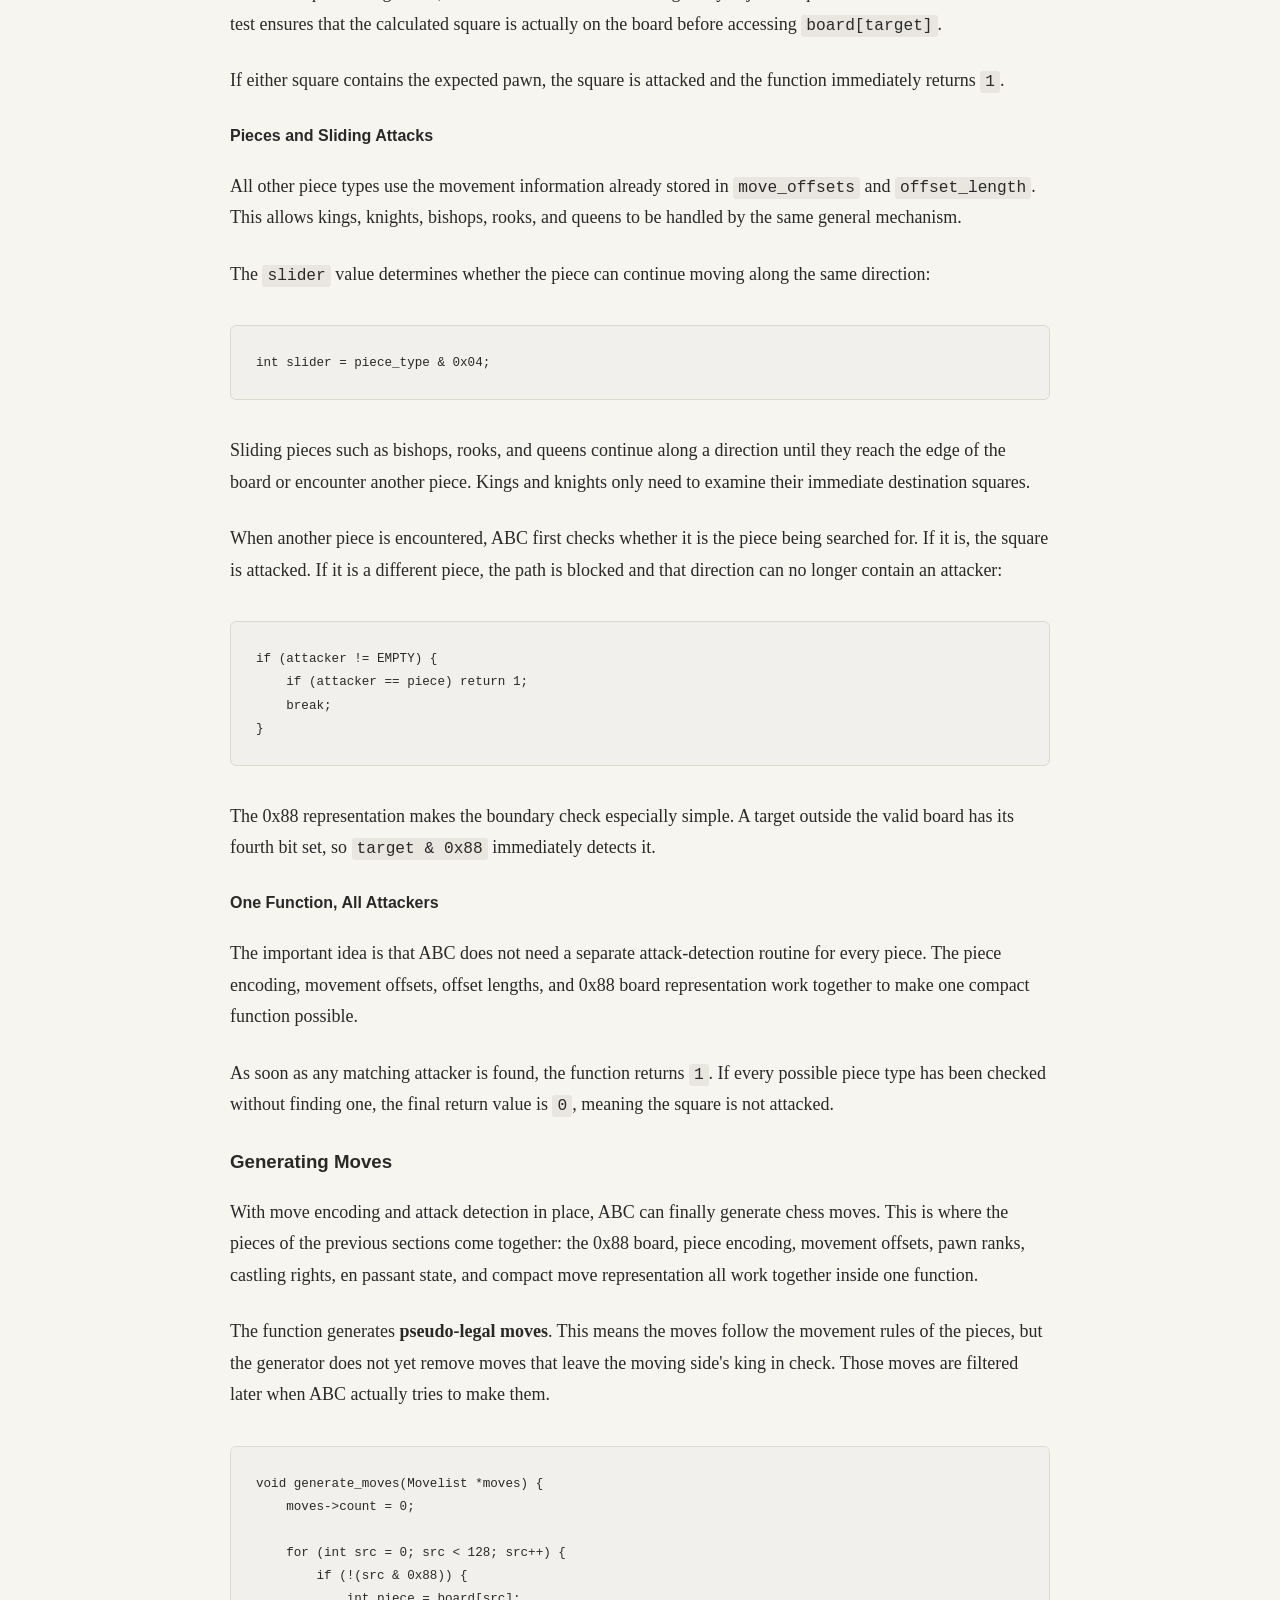
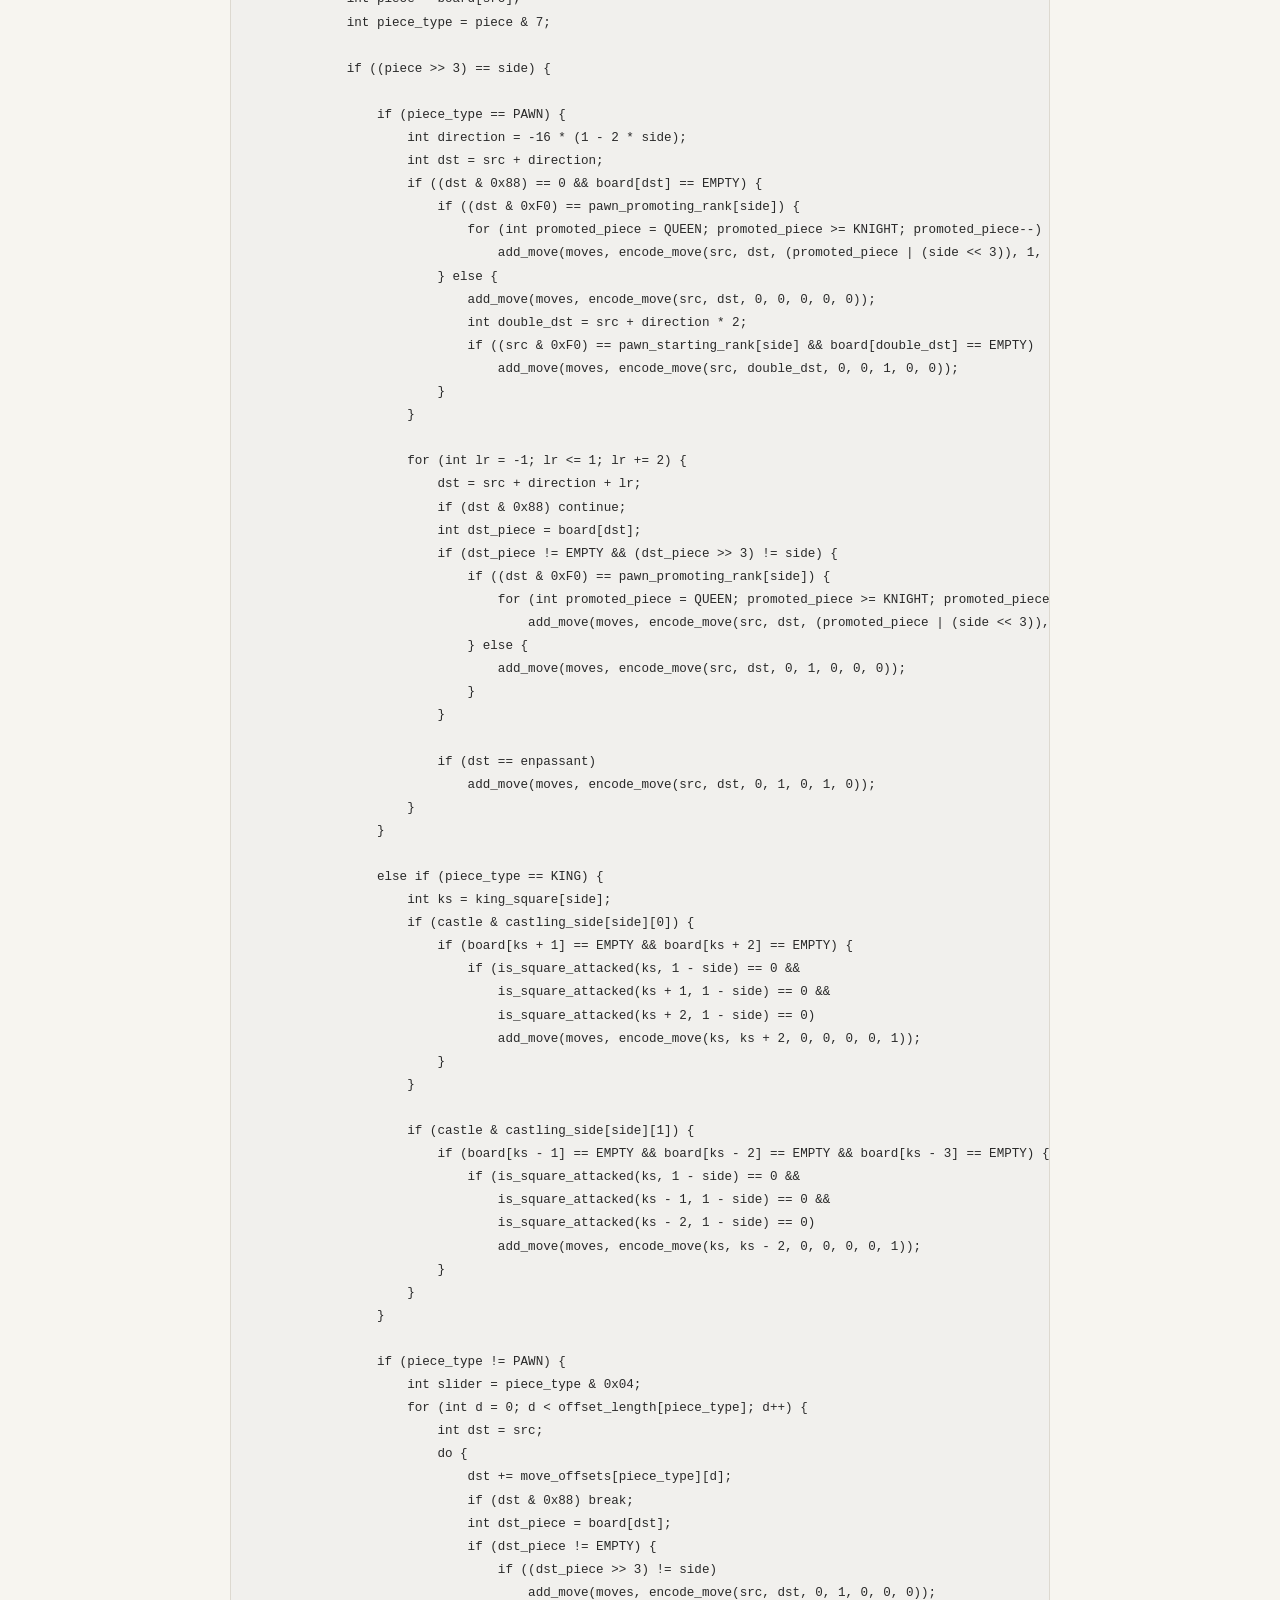
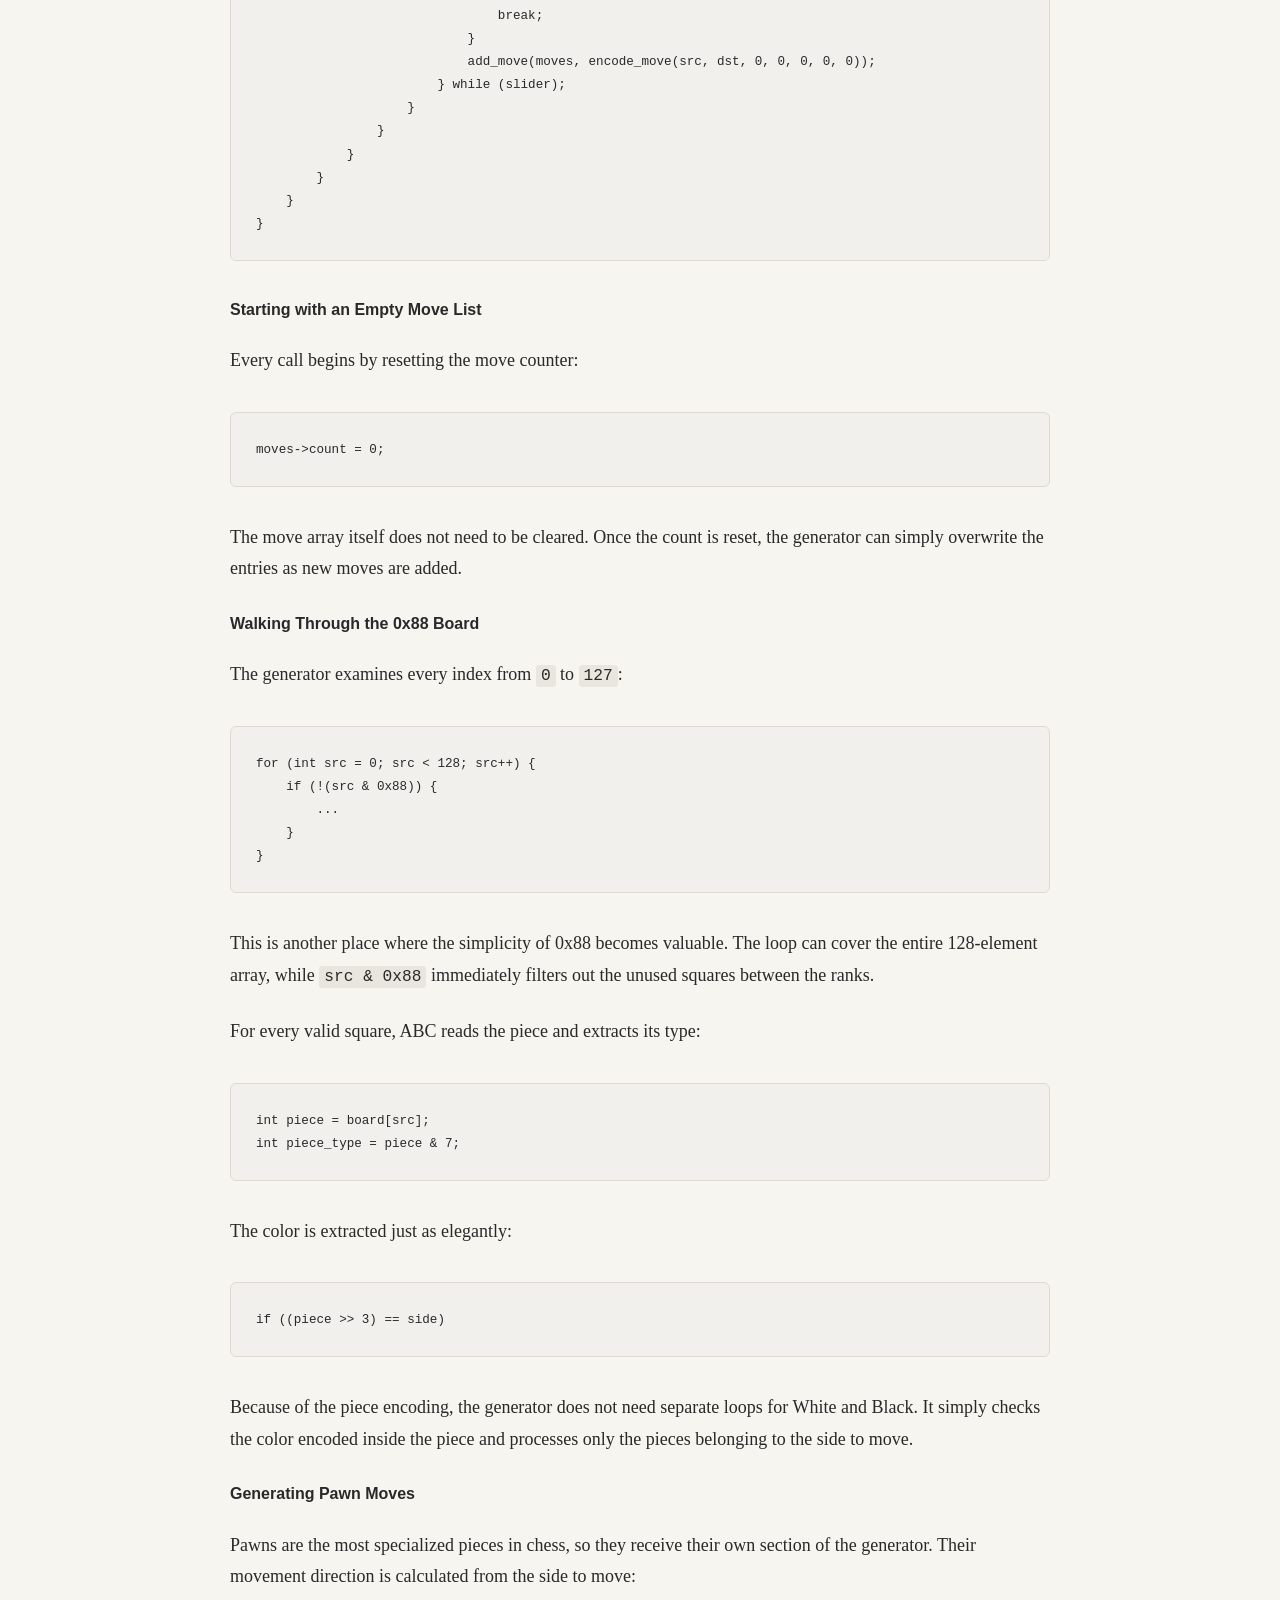
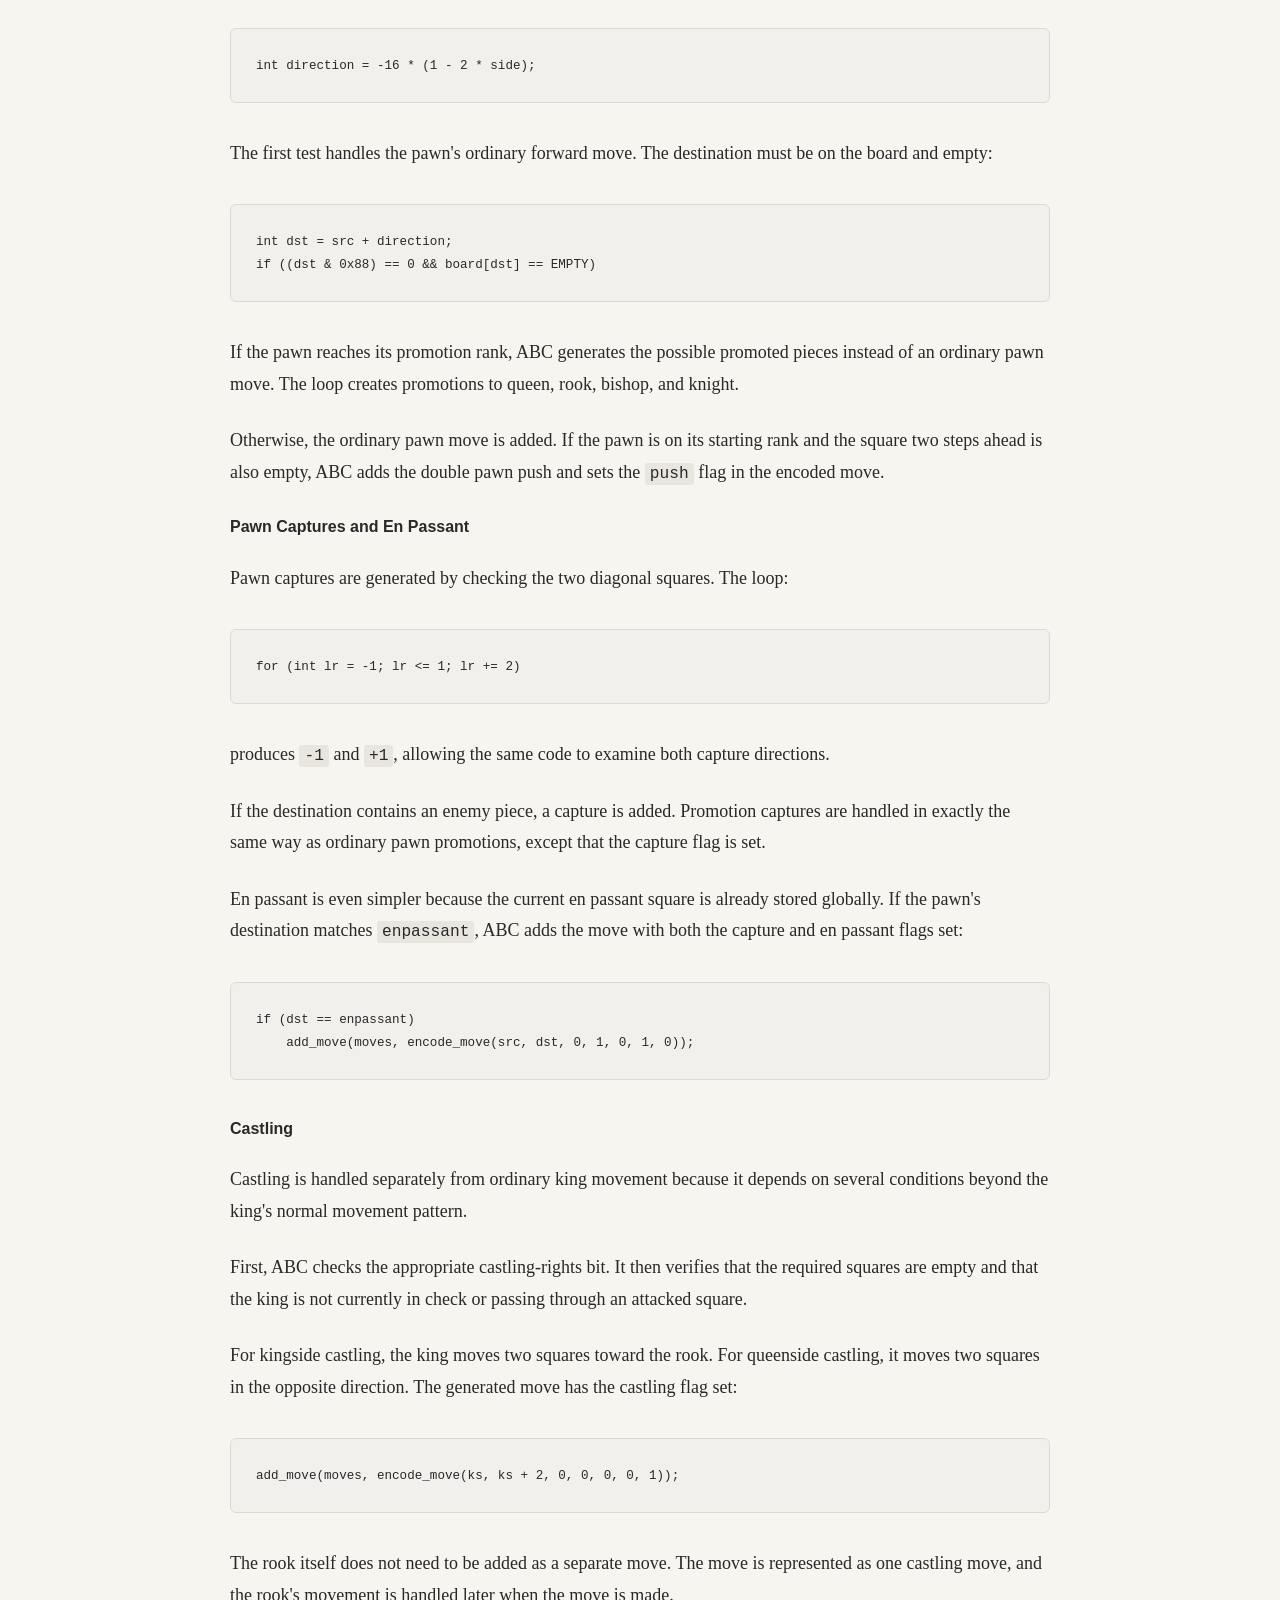
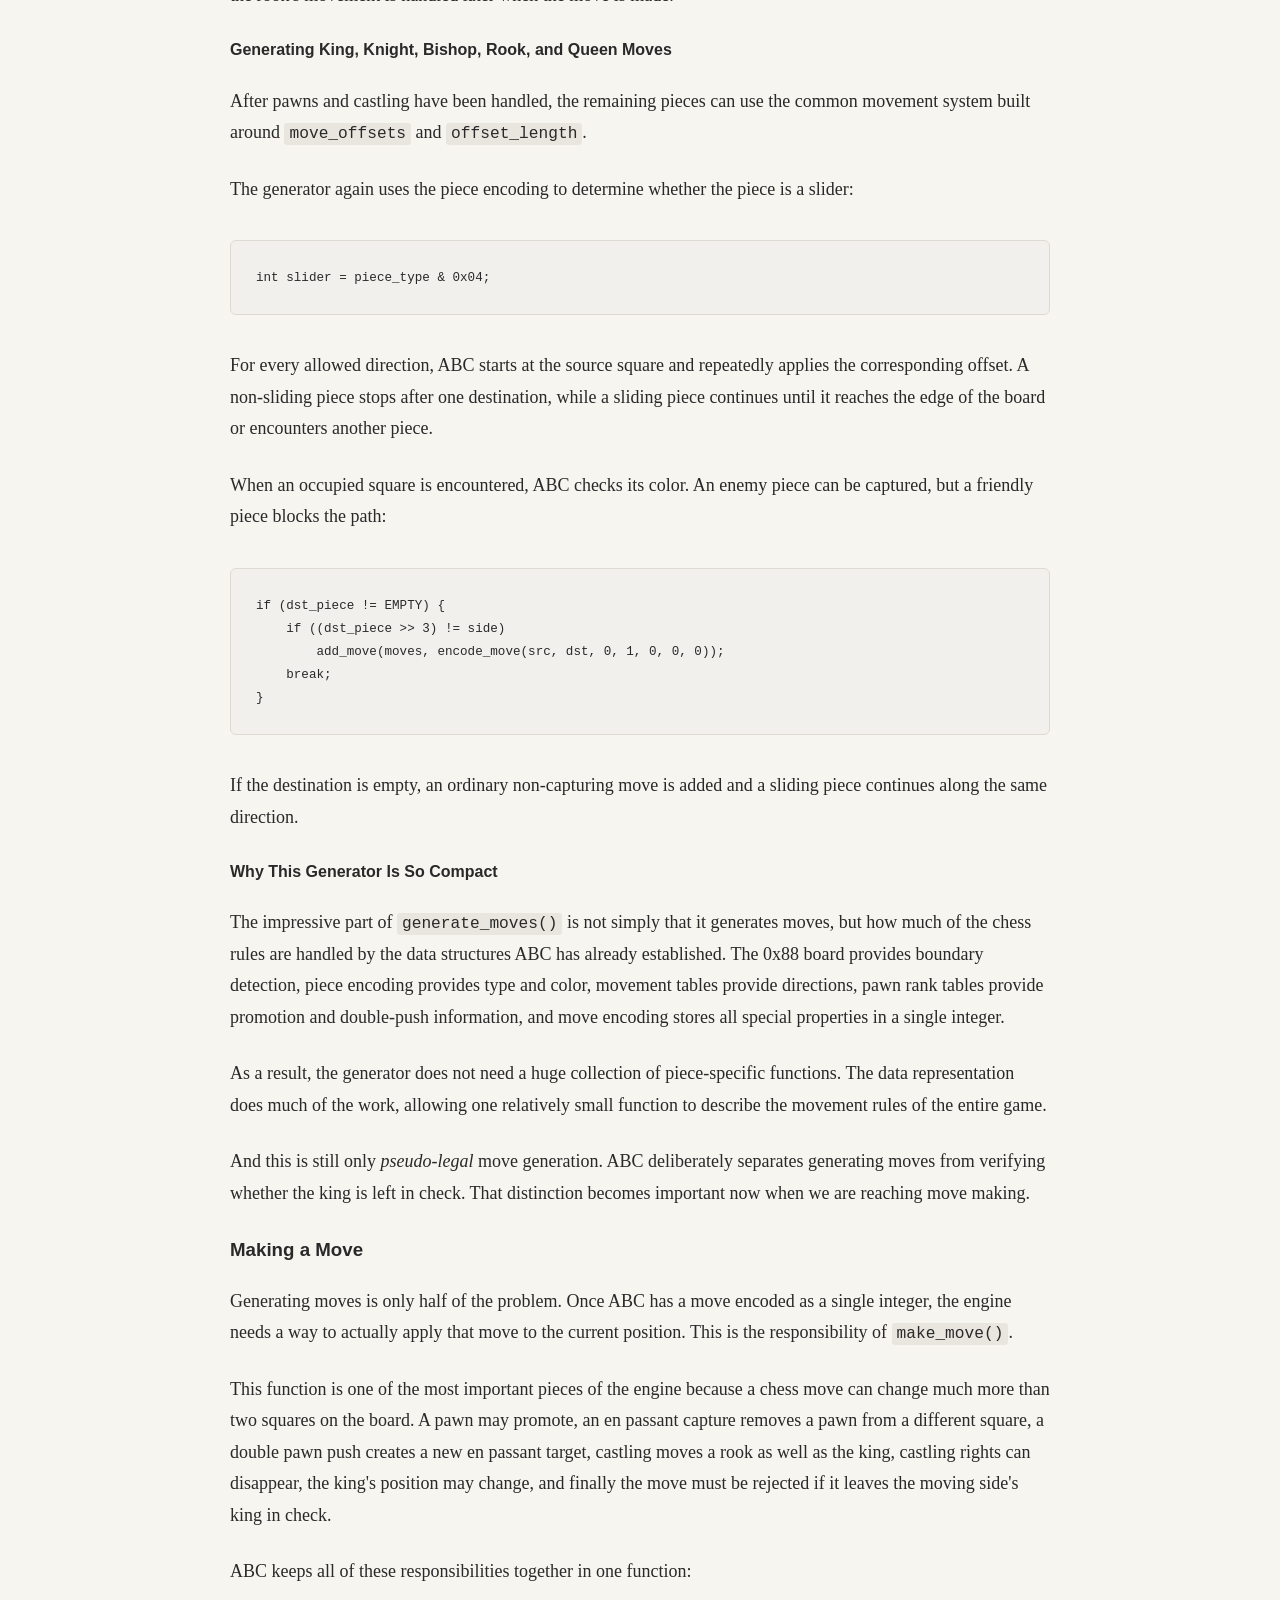
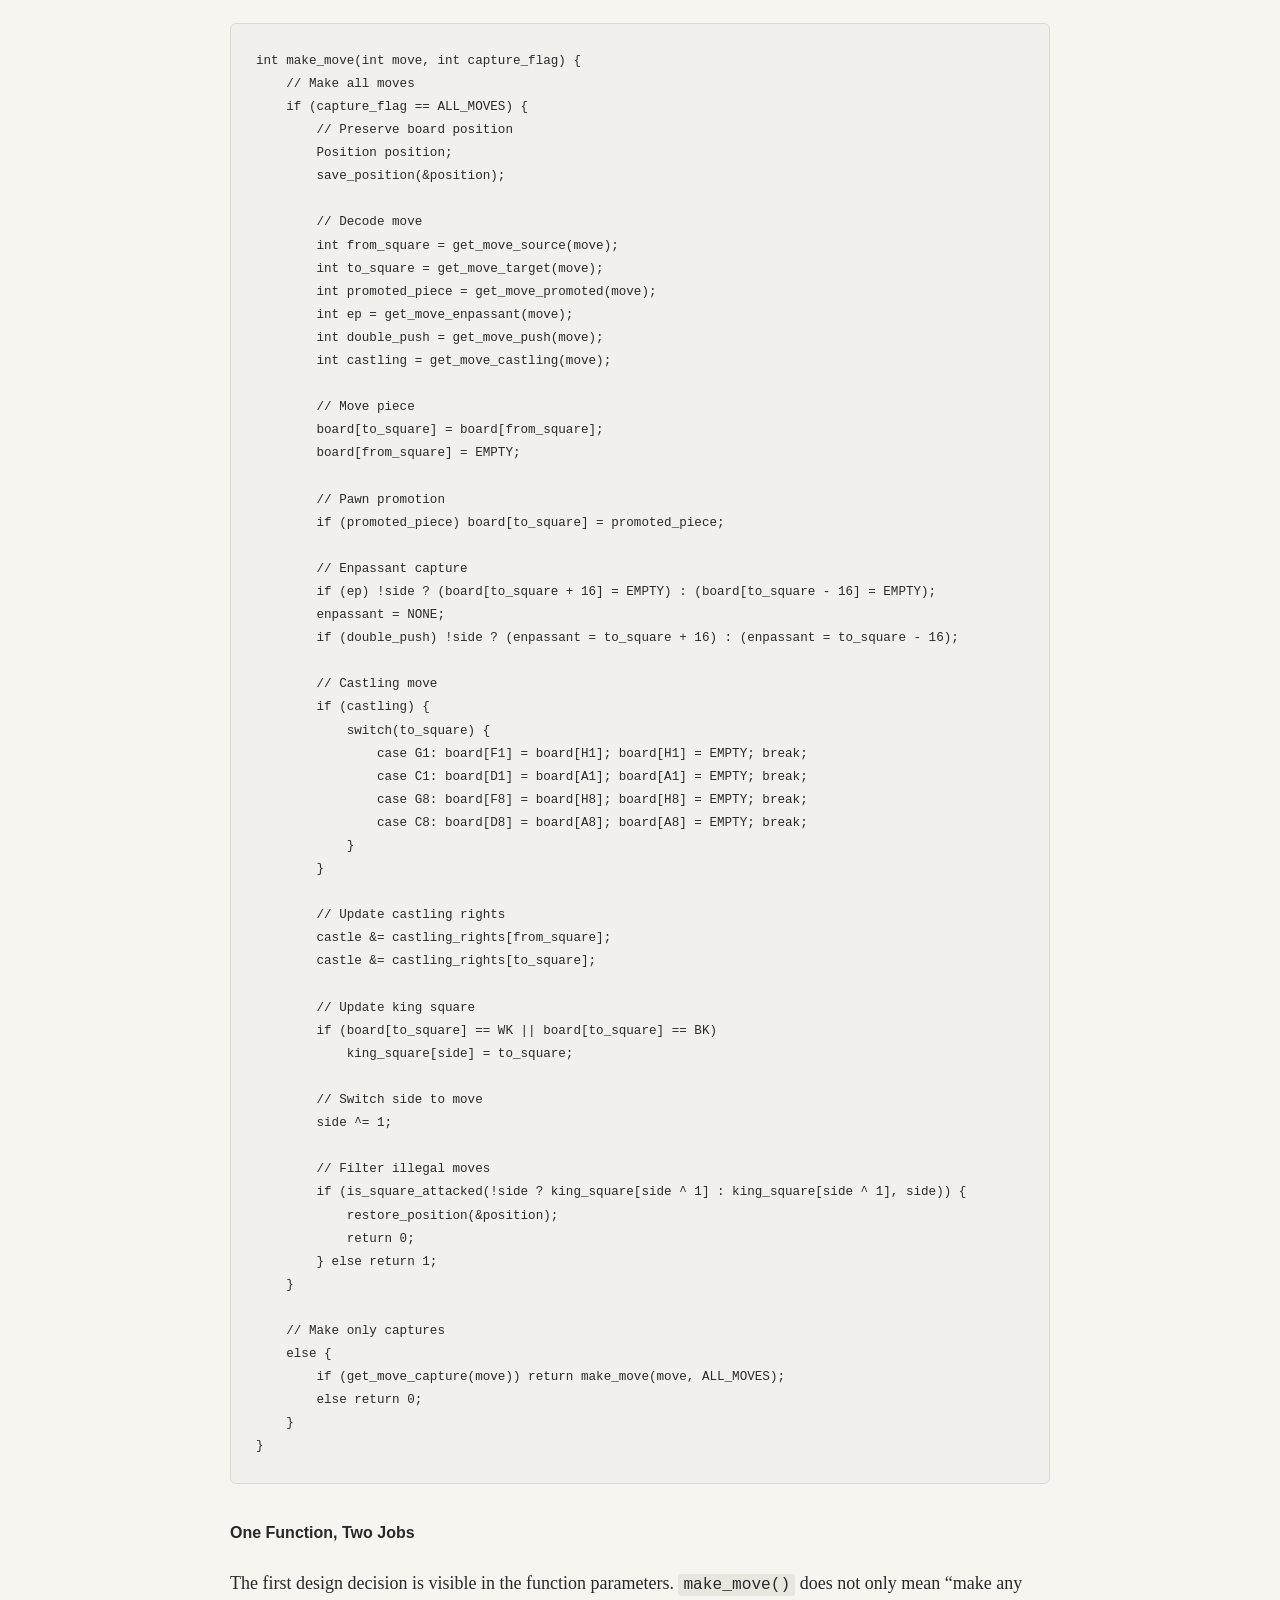
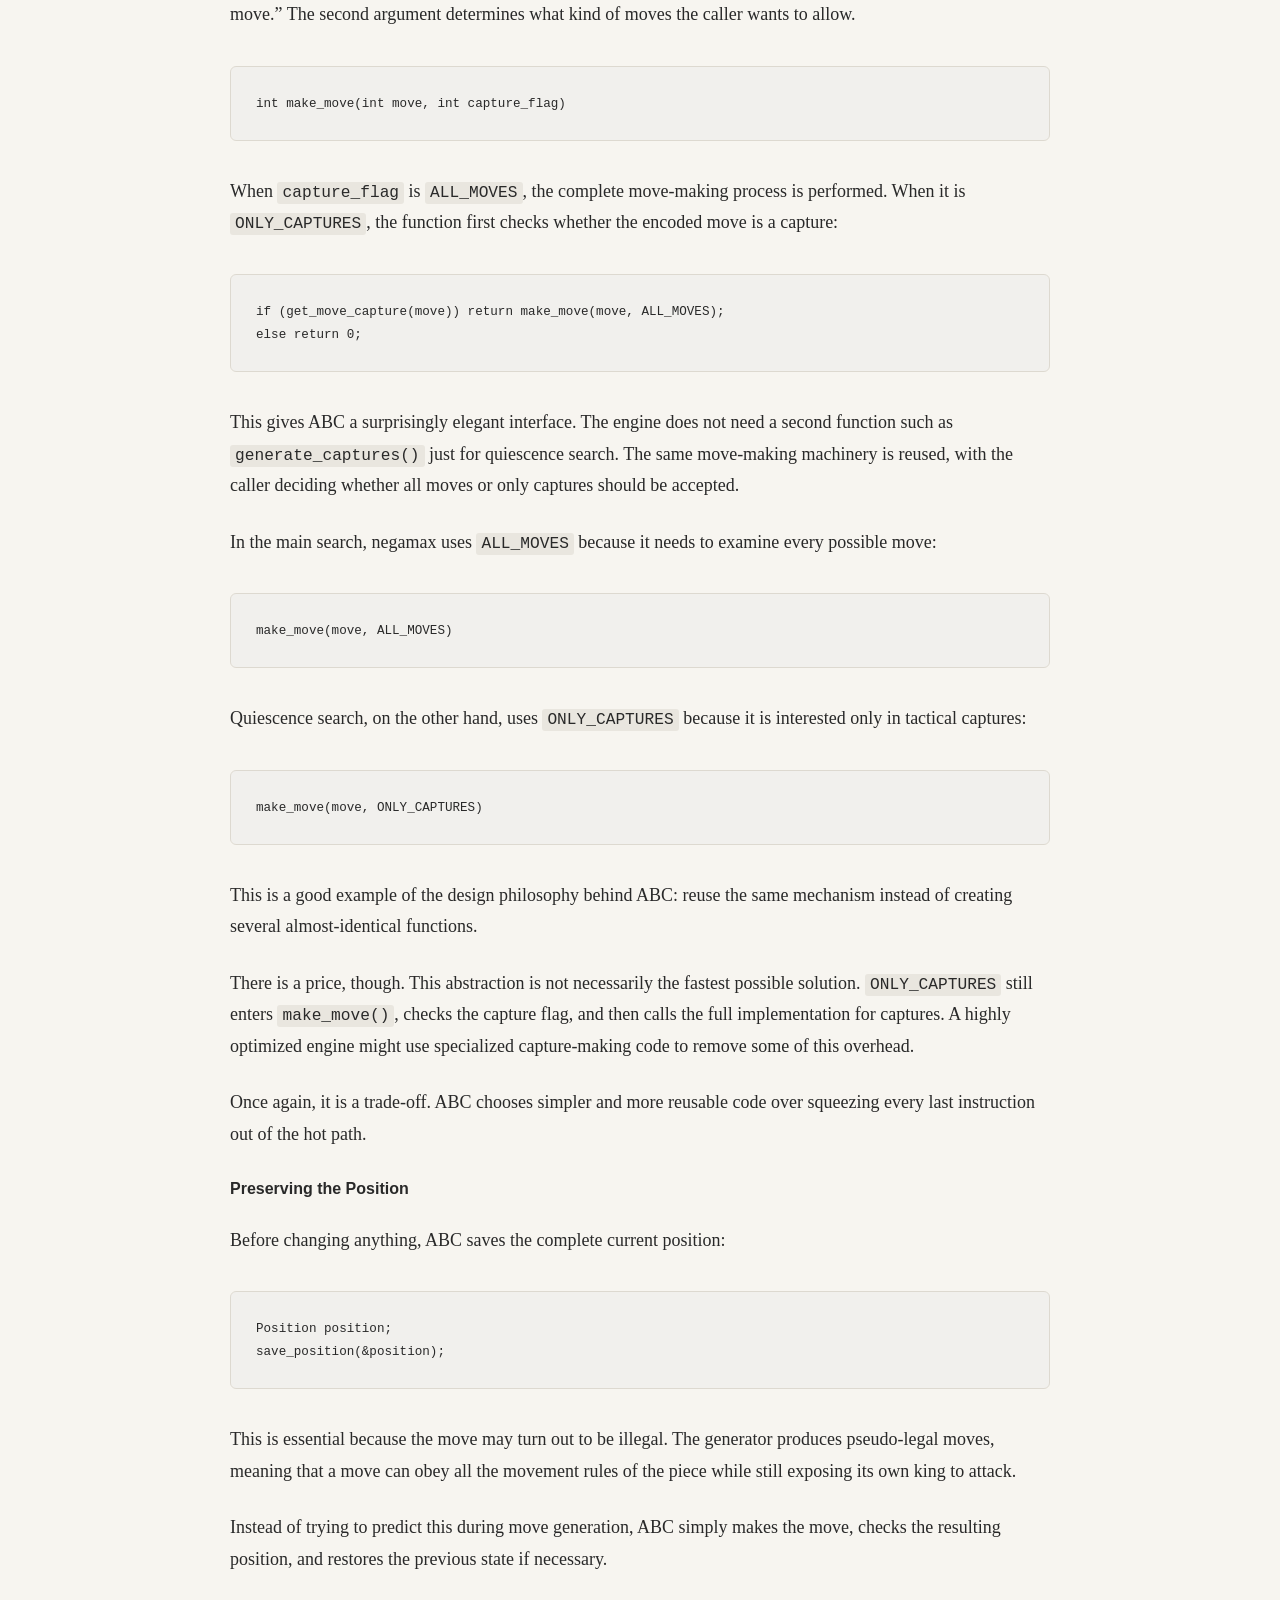
<file: book/movegen.html>
<!DOCTYPE html>
<html lang="en">
<head>
    <meta charset="UTF-8">
    <meta name="viewport" content="width=device-width, initial-scale=1.0">
    <title>Move Generation — ABC</title>
    <link rel="stylesheet" href="style.css">
</head>
<body>
    <main class="book">
        <article class="chapter">
            <nav class="chapter-nav"><a href="../index.html">← Contents</a></nav>
            <div class="chapter-label">Chapter 7</div>
            <h2>Move Generation</h2>
            <h3>Encoding and Adding Moves</h3>
            <p>Before ABC can generate moves, it needs a compact way to represent them. Every move contains several pieces of information: where the piece starts, where it goes, whether it promotes, and whether it has any special properties.</p>
            <p>ABC packs all of this information into a single integer:</p>
            <pre><code>int encode_move(int source, int target, int promoted, int capture, int push, int enpassant, int castling) {
    return (
        (source) |
        (target &lt;&lt; 7) |
        (promoted &lt;&lt; 14) |
        (capture &lt;&lt; 18) |
        (push &lt;&lt; 19) |
        (enpassant &lt;&lt; 20) |
        (castling &lt;&lt; 21)
    );
}</code></pre>
            <p>The move is divided into several bit fields. Each field has a fixed position inside the integer:</p>
            <pre><code>bits    0 -  6    source square
bits    7 - 13    target square
bits   14 - 17    promoted piece
bit         18    capture flag
bit         19    double pawn push flag
bit         20    en passant flag
bit         21    castling flag
bits   22 - 31    unused</code></pre>
            <p>The source and target squares each use seven bits because ABC represents squares using the 0x88 board, where every square is stored as an index from 0 to 127. The promoted piece uses four bits, while each special property is represented by a single flag bit.</p>
            <p>The bitwise OR operator combines all of these fields into one integer. The shift operators move each value into its assigned position. For example, the target square is shifted seven bits because the first seven bits are already occupied by the source square.</p>
            <h4>Extracting Move Information</h4>
            <p>Once a move has been encoded, ABC needs to recover its individual components. The accessor functions reverse the packing process:</p>
            <pre><code>int get_move_source(int move) { return move &amp; 0x7F; }
int get_move_target(int move) { return (move &gt;&gt; 7) &amp; 0x7F; }
int get_move_promoted(int move) { return (move &gt;&gt; 14) &amp; 0xF; }
int get_move_capture(int move) { return (move &gt;&gt; 18) &amp; 0x1; }
int get_move_push(int move) { return (move &gt;&gt; 19) &amp; 0x1; }
int get_move_enpassant(int move) { return (move &gt;&gt; 20) &amp; 0x1; }
int get_move_castling(int move) { return (move &gt;&gt; 21) &amp; 0x1; }</code></pre>
            <p>The general pattern is to shift the desired field back to the lowest bits and then apply a mask. The mask removes everything except the bits belonging to that particular field.</p>
            <p>For example, <code>0x7F</code> keeps seven bits, which is enough for a 0x88 square index. The mask <code>0xF</code> keeps four bits for the promoted piece, while <code>0x1</code> extracts a single flag.</p>
            <p>This gives the rest of the engine a simple interface. Code that needs the target square can call <code>get_move_target()</code>, while code checking whether a move is an en passant capture can call <code>get_move_enpassant()</code>. None of that code needs to know how the move is physically packed inside the integer.</p>
            <h4>Adding a Move to the List</h4>
            <p>After a move has been encoded, ABC adds it to the move list using <code>add_move()</code>:</p>
            <pre><code>void add_move(Movelist *moves, int move) {
    moves-&gt;moves[moves-&gt;count] = move;
    moves-&gt;count++;
}</code></pre>
            <p>The move is stored at the current end of the list, and the move count is then increased. The function itself does not decide whether a move is legal or special. Its only responsibility is to append an already constructed move to the list.</p>
            <p>Together, these functions form the basic move representation used throughout ABC. A move can contain its source square, target square, promoted piece, capture status, double pawn push status, en passant status, and castling status, all inside one compact integer.</p>
    <h3>Detecting Attacked Squares</h3>
    <p>One of the most important questions in chess is whether a particular square is under attack. ABC needs this information for several parts of the engine, including checking whether a king is in check and determining whether certain moves are legal.</p>
    <p>The function <code>is_square_attacked()</code> answers this question by examining every piece type that could attack the given square:</p>
    <pre><code>int is_square_attacked(int square, int color) {
    for (int piece_type = KING; piece_type &lt;= QUEEN; piece_type++) {
        int piece = piece_type | (color &lt;&lt; 3);
        
        if (piece_type == PAWN) {
            int direction = 16 * (1 - 2 * color);
            for (int left_right = -1; left_right &lt;= 1; left_right += 2) {
                int target = square + direction + left_right;
                if (!(target &amp; 0x88) &amp;&amp; board[target] == piece) return 1;
            }
        }
        
        else {
            int slider = piece_type &amp; 0x04;
            for (int d = 0; d &lt; offset_length[piece_type]; d++) {
                int target = square;
                do {
                    target += move_offsets[piece_type][d];
                    if (target &amp; 0x88) break;
                    int attacker = board[target];
                    if (attacker != EMPTY) {
                        if (attacker == piece) return 1;
                        break;
                    }
                } while (slider);
            }
        }
    }
    
    return 0;
}</code></pre>
            <p>The implementation is not the fastest possible way to detect attacks, but that is an intentional trade-off in ABC. The engine is optimized first for understanding, so the logic is kept compact and easy to follow. As an exercise, try writing a faster version of <code>is_square_attacked()</code>. What would you change?</p>
            <h4>The Elegance of Piece Encoding</h4>
            <p>A particularly elegant part of this function is the way ABC constructs the piece it is looking for:</p>
            <pre><code>int piece = piece_type | (color &lt;&lt; 3);</code></pre>
            <p>ABC's piece encoding stores the piece type in the lower bits and the color in the upper part of the value. This means the same expression can construct either the White or Black version of any piece without needing separate tables or long chains of conditions.</p>
            <p>The loop therefore does not need to ask whether it is searching for a White king, Black king, White bishop, Black bishop, and so on. It simply combines the current piece type with the requested color and compares the result directly with the board.</p>
            <p>This is a good example of how a carefully designed internal representation can make later code significantly simpler.</p>
            <h4>Pawns</h4>
            <p>Pawns are handled separately because their attack pattern is different from the other pieces. Their attack direction depends on their color, so ABC first calculates the appropriate forward direction:</p>
            <pre><code>int direction = 16 * (1 - 2 * color);</code></pre>
            <p>From the square being tested, the function checks the two diagonally adjacent squares in that direction. The 0x88 test ensures that the calculated square is actually on the board before accessing <code>board[target]</code>.</p>
            <p>If either square contains the expected pawn, the square is attacked and the function immediately returns <code>1</code>.</p>
            <h4>Pieces and Sliding Attacks</h4>
            <p>All other piece types use the movement information already stored in <code>move_offsets</code> and <code>offset_length</code>. This allows kings, knights, bishops, rooks, and queens to be handled by the same general mechanism.</p>
            <p>The <code>slider</code> value determines whether the piece can continue moving along the same direction:</p>
            <pre><code>int slider = piece_type &amp; 0x04;</code></pre>
            <p>Sliding pieces such as bishops, rooks, and queens continue along a direction until they reach the edge of the board or encounter another piece. Kings and knights only need to examine their immediate destination squares.</p>
            <p>When another piece is encountered, ABC first checks whether it is the piece being searched for. If it is, the square is attacked. If it is a different piece, the path is blocked and that direction can no longer contain an attacker:</p>
            <pre><code>if (attacker != EMPTY) {
    if (attacker == piece) return 1;
    break;
}</code></pre>
            <p>The 0x88 representation makes the boundary check especially simple. A target outside the valid board has its fourth bit set, so <code>target &amp; 0x88</code> immediately detects it.</p>
            <h4>One Function, All Attackers</h4>
            <p>The important idea is that ABC does not need a separate attack-detection routine for every piece. The piece encoding, movement offsets, offset lengths, and 0x88 board representation work together to make one compact function possible.</p>
            <p>As soon as any matching attacker is found, the function returns <code>1</code>. If every possible piece type has been checked without finding one, the final return value is <code>0</code>, meaning the square is not attacked.</p>
            <h3>Generating Moves</h3>
            <p>With move encoding and attack detection in place, ABC can finally generate chess moves. This is where the pieces of the previous sections come together: the 0x88 board, piece encoding, movement offsets, pawn ranks, castling rights, en passant state, and compact move representation all work together inside one function.</p>
            <p>The function generates <strong>pseudo-legal moves</strong>. This means the moves follow the movement rules of the pieces, but the generator does not yet remove moves that leave the moving side's king in check. Those moves are filtered later when ABC actually tries to make them.</p>
            <pre><code>void generate_moves(Movelist *moves) {
    moves-&gt;count = 0;
    
    for (int src = 0; src &lt; 128; src++) {
        if (!(src &amp; 0x88)) {
            int piece = board[src];
            int piece_type = piece &amp; 7;
            
            if ((piece &gt;&gt; 3) == side) {
                
                if (piece_type == PAWN) {
                    int direction = -16 * (1 - 2 * side);
                    int dst = src + direction;
                    if ((dst &amp; 0x88) == 0 &amp;&amp; board[dst] == EMPTY) { 
                        if ((dst &amp; 0xF0) == pawn_promoting_rank[side]) {
                            for (int promoted_piece = QUEEN; promoted_piece &gt;= KNIGHT; promoted_piece--)
                                add_move(moves, encode_move(src, dst, (promoted_piece | (side &lt;&lt; 3)), 1, 0, 0, 0));
                        } else {
                            add_move(moves, encode_move(src, dst, 0, 0, 0, 0, 0));
                            int double_dst = src + direction * 2;
                            if ((src &amp; 0xF0) == pawn_starting_rank[side] &amp;&amp; board[double_dst] == EMPTY)
                                add_move(moves, encode_move(src, double_dst, 0, 0, 1, 0, 0));
                        }
                    }
                    
                    for (int lr = -1; lr &lt;= 1; lr += 2) {
                        dst = src + direction + lr;
                        if (dst &amp; 0x88) continue;
                        int dst_piece = board[dst];
                        if (dst_piece != EMPTY &amp;&amp; (dst_piece &gt;&gt; 3) != side) {
                            if ((dst &amp; 0xF0) == pawn_promoting_rank[side]) {
                                for (int promoted_piece = QUEEN; promoted_piece &gt;= KNIGHT; promoted_piece--)
                                    add_move(moves, encode_move(src, dst, (promoted_piece | (side &lt;&lt; 3)), 1, 0, 0, 0));
                            } else {
                                add_move(moves, encode_move(src, dst, 0, 1, 0, 0, 0));
                            }
                        }
                        
                        if (dst == enpassant)
                            add_move(moves, encode_move(src, dst, 0, 1, 0, 1, 0));
                    }
                }
                
                else if (piece_type == KING) {
                    int ks = king_square[side];
                    if (castle &amp; castling_side[side][0]) {
                        if (board[ks + 1] == EMPTY &amp;&amp; board[ks + 2] == EMPTY) {
                            if (is_square_attacked(ks, 1 - side) == 0 &amp;&amp;
                                is_square_attacked(ks + 1, 1 - side) == 0 &amp;&amp;
                                is_square_attacked(ks + 2, 1 - side) == 0)
                                add_move(moves, encode_move(ks, ks + 2, 0, 0, 0, 0, 1));
                        }
                    }
                    
                    if (castle &amp; castling_side[side][1]) {
                        if (board[ks - 1] == EMPTY &amp;&amp; board[ks - 2] == EMPTY &amp;&amp; board[ks - 3] == EMPTY) {
                            if (is_square_attacked(ks, 1 - side) == 0 &amp;&amp;
                                is_square_attacked(ks - 1, 1 - side) == 0 &amp;&amp;
                                is_square_attacked(ks - 2, 1 - side) == 0)
                                add_move(moves, encode_move(ks, ks - 2, 0, 0, 0, 0, 1));
                        }
                    }
                }
                
                if (piece_type != PAWN) {
                    int slider = piece_type &amp; 0x04;
                    for (int d = 0; d &lt; offset_length[piece_type]; d++) {
                        int dst = src;
                        do {
                            dst += move_offsets[piece_type][d];
                            if (dst &amp; 0x88) break;
                            int dst_piece = board[dst];
                            if (dst_piece != EMPTY) {
                                if ((dst_piece &gt;&gt; 3) != side)
                                    add_move(moves, encode_move(src, dst, 0, 1, 0, 0, 0));
                                break;
                            }
                            add_move(moves, encode_move(src, dst, 0, 0, 0, 0, 0));
                        } while (slider);
                    }
                }
            }
        }
    }
}</code></pre>
            <h4>Starting with an Empty Move List</h4>
            <p>Every call begins by resetting the move counter:</p>
            <pre><code>moves-&gt;count = 0;</code></pre>
            <p>The move array itself does not need to be cleared. Once the count is reset, the generator can simply overwrite the entries as new moves are added.</p>
            <h4>Walking Through the 0x88 Board</h4>
            <p>The generator examines every index from <code>0</code> to <code>127</code>:</p>
            <pre><code>for (int src = 0; src &lt; 128; src++) {
    if (!(src &amp; 0x88)) {
        ...
    }
}</code></pre>
            <p>This is another place where the simplicity of 0x88 becomes valuable. The loop can cover the entire 128-element array, while <code>src &amp; 0x88</code> immediately filters out the unused squares between the ranks.</p>
            <p>For every valid square, ABC reads the piece and extracts its type:</p>
            <pre><code>int piece = board[src];
int piece_type = piece &amp; 7;</code></pre>
            <p>The color is extracted just as elegantly:</p>
            <pre><code>if ((piece &gt;&gt; 3) == side)</code></pre>
            <p>Because of the piece encoding, the generator does not need separate loops for White and Black. It simply checks the color encoded inside the piece and processes only the pieces belonging to the side to move.</p>
            <h4>Generating Pawn Moves</h4>
            <p>Pawns are the most specialized pieces in chess, so they receive their own section of the generator. Their movement direction is calculated from the side to move:</p>
            <pre><code>int direction = -16 * (1 - 2 * side);</code></pre>
            <p>The first test handles the pawn's ordinary forward move. The destination must be on the board and empty:</p>
            <pre><code>int dst = src + direction;
if ((dst &amp; 0x88) == 0 &amp;&amp; board[dst] == EMPTY)</code></pre>
            <p>If the pawn reaches its promotion rank, ABC generates the possible promoted pieces instead of an ordinary pawn move. The loop creates promotions to queen, rook, bishop, and knight.</p>
            <p>Otherwise, the ordinary pawn move is added. If the pawn is on its starting rank and the square two steps ahead is also empty, ABC adds the double pawn push and sets the <code>push</code> flag in the encoded move.</p>
            <h4>Pawn Captures and En Passant</h4>
            <p>Pawn captures are generated by checking the two diagonal squares. The loop:</p>
            <pre><code>for (int lr = -1; lr &lt;= 1; lr += 2)</code></pre>
            <p>produces <code>-1</code> and <code>+1</code>, allowing the same code to examine both capture directions.</p>
            <p>If the destination contains an enemy piece, a capture is added. Promotion captures are handled in exactly the same way as ordinary pawn promotions, except that the capture flag is set.</p>
            <p>En passant is even simpler because the current en passant square is already stored globally. If the pawn's destination matches <code>enpassant</code>, ABC adds the move with both the capture and en passant flags set:</p>
            <pre><code>if (dst == enpassant)
    add_move(moves, encode_move(src, dst, 0, 1, 0, 1, 0));</code></pre>
            <h4>Castling</h4>
            <p>Castling is handled separately from ordinary king movement because it depends on several conditions beyond the king's normal movement pattern.</p>
            <p>First, ABC checks the appropriate castling-rights bit. It then verifies that the required squares are empty and that the king is not currently in check or passing through an attacked square.</p>
            <p>For kingside castling, the king moves two squares toward the rook. For queenside castling, it moves two squares in the opposite direction. The generated move has the castling flag set:</p>
            <pre><code>add_move(moves, encode_move(ks, ks + 2, 0, 0, 0, 0, 1));</code></pre>
            <p>The rook itself does not need to be added as a separate move. The move is represented as one castling move, and the rook's movement is handled later when the move is made.</p>
            <h4>Generating King, Knight, Bishop, Rook, and Queen Moves</h4>
            <p>After pawns and castling have been handled, the remaining pieces can use the common movement system built around <code>move_offsets</code> and <code>offset_length</code>.</p>
            <p>The generator again uses the piece encoding to determine whether the piece is a slider:</p>
            <pre><code>int slider = piece_type &amp; 0x04;</code></pre>
            <p>For every allowed direction, ABC starts at the source square and repeatedly applies the corresponding offset. A non-sliding piece stops after one destination, while a sliding piece continues until it reaches the edge of the board or encounters another piece.</p>
            <p>When an occupied square is encountered, ABC checks its color. An enemy piece can be captured, but a friendly piece blocks the path:</p>
            <pre><code>if (dst_piece != EMPTY) {
    if ((dst_piece &gt;&gt; 3) != side)
        add_move(moves, encode_move(src, dst, 0, 1, 0, 0, 0));
    break;
}</code></pre>
            <p>If the destination is empty, an ordinary non-capturing move is added and a sliding piece continues along the same direction.</p>
            <h4>Why This Generator Is So Compact</h4>
            <p>The impressive part of <code>generate_moves()</code> is not simply that it generates moves, but how much of the chess rules are handled by the data structures ABC has already established. The 0x88 board provides boundary detection, piece encoding provides type and color, movement tables provide directions, pawn rank tables provide promotion and double-push information, and move encoding stores all special properties in a single integer.</p>
            <p>As a result, the generator does not need a huge collection of piece-specific functions. The data representation does much of the work, allowing one relatively small function to describe the movement rules of the entire game.</p>
            <p>And this is still only <em>pseudo-legal</em> move generation. ABC deliberately separates generating moves from verifying whether the king is left in check. That distinction becomes important now when we are reaching move making.</p>
            <h3>Making a Move</h3>
            <p>Generating moves is only half of the problem. Once ABC has a move encoded as a single integer, the engine needs a way to actually apply that move to the current position. This is the responsibility of <code>make_move()</code>.</p>
            <p>This function is one of the most important pieces of the engine because a chess move can change much more than two squares on the board. A pawn may promote, an en passant capture removes a pawn from a different square, a double pawn push creates a new en passant target, castling moves a rook as well as the king, castling rights can disappear, the king's position may change, and finally the move must be rejected if it leaves the moving side's king in check.</p>
            <p>ABC keeps all of these responsibilities together in one function:</p>
            <pre><code>int make_move(int move, int capture_flag) {
    // Make all moves
    if (capture_flag == ALL_MOVES) {
        // Preserve board position
        Position position;
        save_position(&amp;position);
        
        // Decode move
        int from_square = get_move_source(move);
        int to_square = get_move_target(move);
        int promoted_piece = get_move_promoted(move);
        int ep = get_move_enpassant(move);
        int double_push = get_move_push(move);
        int castling = get_move_castling(move);
        
        // Move piece
        board[to_square] = board[from_square];
        board[from_square] = EMPTY;
        
        // Pawn promotion
        if (promoted_piece) board[to_square] = promoted_piece;
        
        // Enpassant capture
        if (ep) !side ? (board[to_square + 16] = EMPTY) : (board[to_square - 16] = EMPTY);
        enpassant = NONE;
        if (double_push) !side ? (enpassant = to_square + 16) : (enpassant = to_square - 16);
        
        // Castling move
        if (castling) {
            switch(to_square) {
                case G1: board[F1] = board[H1]; board[H1] = EMPTY; break;
                case C1: board[D1] = board[A1]; board[A1] = EMPTY; break;
                case G8: board[F8] = board[H8]; board[H8] = EMPTY; break;
                case C8: board[D8] = board[A8]; board[A8] = EMPTY; break;
            }
        }
        
        // Update castling rights
        castle &amp;= castling_rights[from_square];
        castle &amp;= castling_rights[to_square];
        
        // Update king square
        if (board[to_square] == WK || board[to_square] == BK)
            king_square[side] = to_square;

        // Switch side to move
        side ^= 1;
        
        // Filter illegal moves
        if (is_square_attacked(!side ? king_square[side ^ 1] : king_square[side ^ 1], side)) {
            restore_position(&amp;position);
            return 0;
        } else return 1;
    }
    
    // Make only captures
    else {
        if (get_move_capture(move)) return make_move(move, ALL_MOVES);
        else return 0;
    }
}</code></pre>
            <h4>One Function, Two Jobs</h4>
            <p>The first design decision is visible in the function parameters. <code>make_move()</code> does not only mean “make any move.” The second argument determines what kind of moves the caller wants to allow.</p>
            <pre><code>int make_move(int move, int capture_flag)</code></pre>
            <p>When <code>capture_flag</code> is <code>ALL_MOVES</code>, the complete move-making process is performed. When it is <code>ONLY_CAPTURES</code>, the function first checks whether the encoded move is a capture:</p>
            <pre><code>if (get_move_capture(move)) return make_move(move, ALL_MOVES);
else return 0;</code></pre>
            <p>This gives ABC a surprisingly elegant interface. The engine does not need a second function such as <code>generate_captures()</code> just for quiescence search. The same move-making machinery is reused, with the caller deciding whether all moves or only captures should be accepted.</p>
            <p>In the main search, negamax uses <code>ALL_MOVES</code> because it needs to examine every possible move:</p>
            <pre><code>make_move(move, ALL_MOVES)</code></pre>
            <p>Quiescence search, on the other hand, uses <code>ONLY_CAPTURES</code> because it is interested only in tactical captures:</p>
            <pre><code>make_move(move, ONLY_CAPTURES)</code></pre>
            <p>This is a good example of the design philosophy behind ABC: reuse the same mechanism instead of creating several almost-identical functions.</p>
            <p>There is a price, though. This abstraction is not necessarily the fastest possible solution. <code>ONLY_CAPTURES</code> still enters <code>make_move()</code>, checks the capture flag, and then calls the full implementation for captures. A highly optimized engine might use specialized capture-making code to remove some of this overhead.</p>
            <p>Once again, it is a trade-off. ABC chooses simpler and more reusable code over squeezing every last instruction out of the hot path.</p>
            <h4>Preserving the Position</h4>
            <p>Before changing anything, ABC saves the complete current position:</p>
            <pre><code>Position position;
save_position(&amp;position);</code></pre>
            <p>This is essential because the move may turn out to be illegal. The generator produces pseudo-legal moves, meaning that a move can obey all the movement rules of the piece while still exposing its own king to attack.</p>
            <p>Instead of trying to predict this during move generation, ABC simply makes the move, checks the resulting position, and restores the previous state if necessary.</p>
            <p>This is another important separation of responsibilities:</p>
            <p><strong><code>generate_moves()</code> generates possibilities.</strong><br>
            <strong><code>make_move()</code> determines whether a possibility is actually legal.</strong></p>
            <h4>Decoding the Move</h4>
            <p>The move integer contains everything needed to perform the operation. ABC extracts the relevant fields using the getters introduced earlier:</p>
            <pre><code>int from_square = get_move_source(move);
int to_square = get_move_target(move);
int promoted_piece = get_move_promoted(move);
int ep = get_move_enpassant(move);
int double_push = get_move_push(move);
int castling = get_move_castling(move);</code></pre>
            <p>Notice what is not decoded here: the capture flag. For the full move-making path, the board itself already tells ABC what occupies the destination square. The capture flag is primarily useful for deciding whether a move should be accepted by the <code>ONLY_CAPTURES</code> mode.</p>
            <h4>The Ordinary Move</h4>
            <p>The basic operation is wonderfully small:</p>
            <pre><code>board[to_square] = board[from_square];
board[from_square] = EMPTY;</code></pre>
            <p>The piece is copied to its destination and the source square becomes empty. If the destination contained an opponent's piece, it is naturally overwritten.</p>
            <p>This is another benefit of the board representation. A normal capture does not need a special “remove captured piece” operation. Writing the moving piece onto the destination square automatically replaces the captured piece.</p>
            <h4>Promotion</h4>
            <p>Promotion is handled immediately after the ordinary move:</p>
            <pre><code>if (promoted_piece) board[to_square] = promoted_piece;</code></pre>
            <p>The pawn has already moved to the promotion square, but the encoded move also contains the piece it should become. ABC simply replaces the pawn with that promoted piece.</p>
            <p>Because the promoted piece already contains its color in its encoding, there is no additional color calculation here. The move generator prepared the correct piece value when it encoded the promotion.</p>
            <h4>En Passant</h4>
            <p>En passant is different from an ordinary capture because the captured pawn is not located on the destination square. The moving pawn lands on the en passant target square, while the captured pawn remains one rank behind it.</p>
            <p>ABC removes that pawn with a compact conditional expression:</p>
            <pre><code>if (ep) !side ? (board[to_square + 16] = EMPTY) : (board[to_square - 16] = EMPTY);</code></pre>
            <p>The direction depends on the side that is making the move. After removing the captured pawn, the en passant square is cleared:</p>
            <pre><code>enpassant = NONE;</code></pre>
            <p>This is important because an en passant target exists for only one move. If the current move was a double pawn push, ABC creates the new target square instead:</p>
            <pre><code>if (double_push) !side ? (enpassant = to_square + 16) : (enpassant = to_square - 16);</code></pre>
            <p>So the same section both consumes the previous en passant opportunity and creates the next one when appropriate.</p>
            <h4>Castling</h4>
            <p>Castling is represented as a single move in the move list, but two pieces actually move on the board. The king has already been moved by the ordinary move code, so ABC only needs to relocate the rook:</p>
            <pre><code>if (castling) {
    switch(to_square) {
        case G1: board[F1] = board[H1]; board[H1] = EMPTY; break;
        case C1: board[D1] = board[A1]; board[A1] = EMPTY; break;
        case G8: board[F8] = board[H8]; board[H8] = EMPTY; break;
        case C8: board[D8] = board[A8]; board[A8] = EMPTY; break;
    }
}</code></pre>
            <p>The destination square of the king is enough to identify which castling operation is being performed. There is no need for a separate flag saying “kingside” or “queenside.” The four possible king destinations uniquely determine the rook's movement.</p>
            <h4>Updating Castling Rights</h4>
            <p>Castling rights are not permanent. Moving a king removes both castling rights for that side, moving a rook can remove one right, and capturing a rook can also remove the corresponding right.</p>
            <p>ABC handles all of these cases with two bitwise AND operations:</p>
            <pre><code>castle &amp;= castling_rights[from_square];
castle &amp;= castling_rights[to_square];</code></pre>
            <p>The first mask represents what rights remain after something leaves the source square. The second represents what rights remain after something arrives on the destination square.</p>
            <p>This is an excellent example of why the castling-rights table was prepared earlier. Instead of writing a collection of special cases such as “if the king moved, clear these bits” or “if the rook on A1 was captured, clear that bit,” the move-making code simply applies the masks associated with the two affected squares.</p>
            <h4>Tracking the King</h4>
            <p>ABC also maintains the location of each king separately:</p>
            <pre><code>if (board[to_square] == WK || board[to_square] == BK)
    king_square[side] = to_square;</code></pre>
            <p>This saves the engine from having to search the entire board whenever it needs to know where a king is. The information is updated only when the moving piece is a king.</p>
            <p>This becomes particularly important in the next stage of move making, because the engine must determine whether the king is attacked after the move.</p>
            <h4>Changing the Side to Move</h4>
            <p>Once all board-state changes have been made, ABC switches the side to move:</p>
            <pre><code>side ^= 1;</code></pre>
            <p>The XOR operation toggles the side between <code>WHITE</code> and <code>BLACK</code>. If White was moving, it becomes Black's turn; if Black was moving, it becomes White's turn.</p>
            <p>The timing here is important. The legality test below asks whether the king of the side that just moved is attacked by the new side to move. Switching <code>side</code> first makes that relationship straightforward.</p>
            <h4>Filtering Illegal Moves</h4>
            <p>This is the final and most important step:</p>
            <pre><code>if (is_square_attacked(!side ? king_square[side ^ 1] : king_square[side ^ 1], side)) {
    restore_position(&amp;position);
    return 0;
} else return 1;</code></pre>
            <p>At this point the move has already been played. ABC asks whether the king belonging to the side that just moved is now attacked by the opponent.</p>
            <p>If the answer is yes, the move was illegal. The saved position is restored and <code>make_move()</code> returns <code>0</code>:</p>
            <pre><code>restore_position(&amp;position);
return 0;</code></pre>
            <p>If the king is safe, the modified position is kept and the function returns <code>1</code>:</p>
            <pre><code>return 1;</code></pre>
            <p>This is the point where the distinction between pseudo-legal and legal moves finally becomes concrete. <code>generate_moves()</code> can generate a move that exposes the king. <code>make_move()</code> detects that situation and rejects it.</p>
            <h4>The Complete Flow</h4>
            <p>A useful way to understand <code>make_move()</code> is to follow the position through the function in order:</p>
            <pre><code>save position
      ↓
decode move
      ↓
move piece
      ↓
handle promotion
      ↓
handle en passant
      ↓
update en passant target
      ↓
move rook for castling
      ↓
update castling rights
      ↓
update king location
      ↓
switch side
      ↓
check whether king is attacked
      ↓
restore if illegal
      ↓
accept if legal</code></pre>
            <p>Every special chess rule fits somewhere in this sequence. The result is a function that takes one compact move integer and transforms the complete engine state into the next position—or completely undoes the operation if the move was illegal.</p>
            <h4>A Small Function with a Large Responsibility</h4>
            <p><code>make_move()</code> is a good demonstration of the philosophy behind ABC. The function is not trying to be the most specialized or aggressively optimized move-making routine possible. Instead, it reuses the structures that have already been built: encoded moves, the 0x88 board, castling masks, king-square tracking, attack detection, and position saving.</p>
            <p>Most importantly, the same function serves two different parts of the search. Negamax calls it with <code>ALL_MOVES</code>, while quiescence search calls it with <code>ONLY_CAPTURES</code>. That avoids maintaining a separate capture-only move-making implementation.</p>
            <p>It is elegant because one mechanism does several jobs. It is slower than a heavily specialized implementation because that elegance introduces a little extra work. And that is exactly the kind of trade-off ABC is designed to demonstrate: <strong>simpler code can be more valuable for learning, even when a faster implementation exists.</strong></p>
            <h3>Saving and Restoring a Position</h3>
            <p>ABC uses two small functions to preserve and restore the current chess position. Together, they implement the <strong>copy-make</strong> approach used by <code>make_move()</code>.</p>
            <pre><code>// Preserve current position state
void save_position(Position *position) {
    memcpy(position-&gt;board, board, sizeof(board));
    memcpy(position-&gt;king_square, king_square, sizeof(king_square));
    position-&gt;side = side;
    position-&gt;enpassant = enpassant;
    position-&gt;castle = castle;
}

// Restore preserved position state
void restore_position(Position *position) {
    memcpy(board, position-&gt;board, sizeof(board));
    memcpy(king_square, position-&gt;king_square, sizeof(king_square));
    side = position-&gt;side;
    enpassant = position-&gt;enpassant;
    castle = position-&gt;castle;
}</code></pre>
            <h4>Saving the Position</h4>
            <p><code>save_position()</code> copies every part of the chess state that can be changed by making a move.</p>
            <pre><code>memcpy(position-&gt;board, board, sizeof(board));
memcpy(position-&gt;king_square, king_square, sizeof(king_square));</code></pre>
            <p>The entire 0x88 board is copied, along with the locations of both kings. The remaining state is copied directly:</p>
            <pre><code>position-&gt;side = side;
position-&gt;enpassant = enpassant;
position-&gt;castle = castle;</code></pre>
            <p>This gives <code>Position</code> a complete snapshot of the current chess position.</p>
            <h4>Restoring the Position</h4>
            <p><code>restore_position()</code> performs the exact opposite operation. The saved board and king locations are copied back, while the remaining state variables are restored directly.</p>
            <pre><code>memcpy(board, position-&gt;board, sizeof(board));
memcpy(king_square, position-&gt;king_square, sizeof(king_square));
side = position-&gt;side;
enpassant = position-&gt;enpassant;
castle = position-&gt;castle;</code></pre>
            <p>After this function finishes, the position is back exactly where it was when <code>save_position()</code> was called.</p>
            <h4>Why Copy-Make?</h4>
            <p>This approach saves ABC from having to implement a separate <code>take_back()</code> routine that knows how to reverse every possible change made by a move.</p>
            <p>With a traditional incremental make/unmake design, the engine would have to remember additional information about every move. For example, if a piece was captured, the engine would need to know <strong>which piece</strong> was captured so that it could be restored later.</p>
            <p>Copy-make avoids that bookkeeping. ABC simply saves the entire position before changing it and restores the snapshot when necessary.</p>
            <p>The trade-off is performance: copying the whole position is more expensive than carefully recording and reversing only the changes. But for ABC, the simplicity is worth it. The code is smaller, easier to understand, and there is no complicated <code>take_back()</code> implementation to maintain.</p>
            <nav class="chapter-nav-bottom">
                <a href="io.html">← Previous</a>
                <a class="next" href="perft.html">Next →</a>
            </nav>
        </article>
    </main>
</body>
</html>
</file>
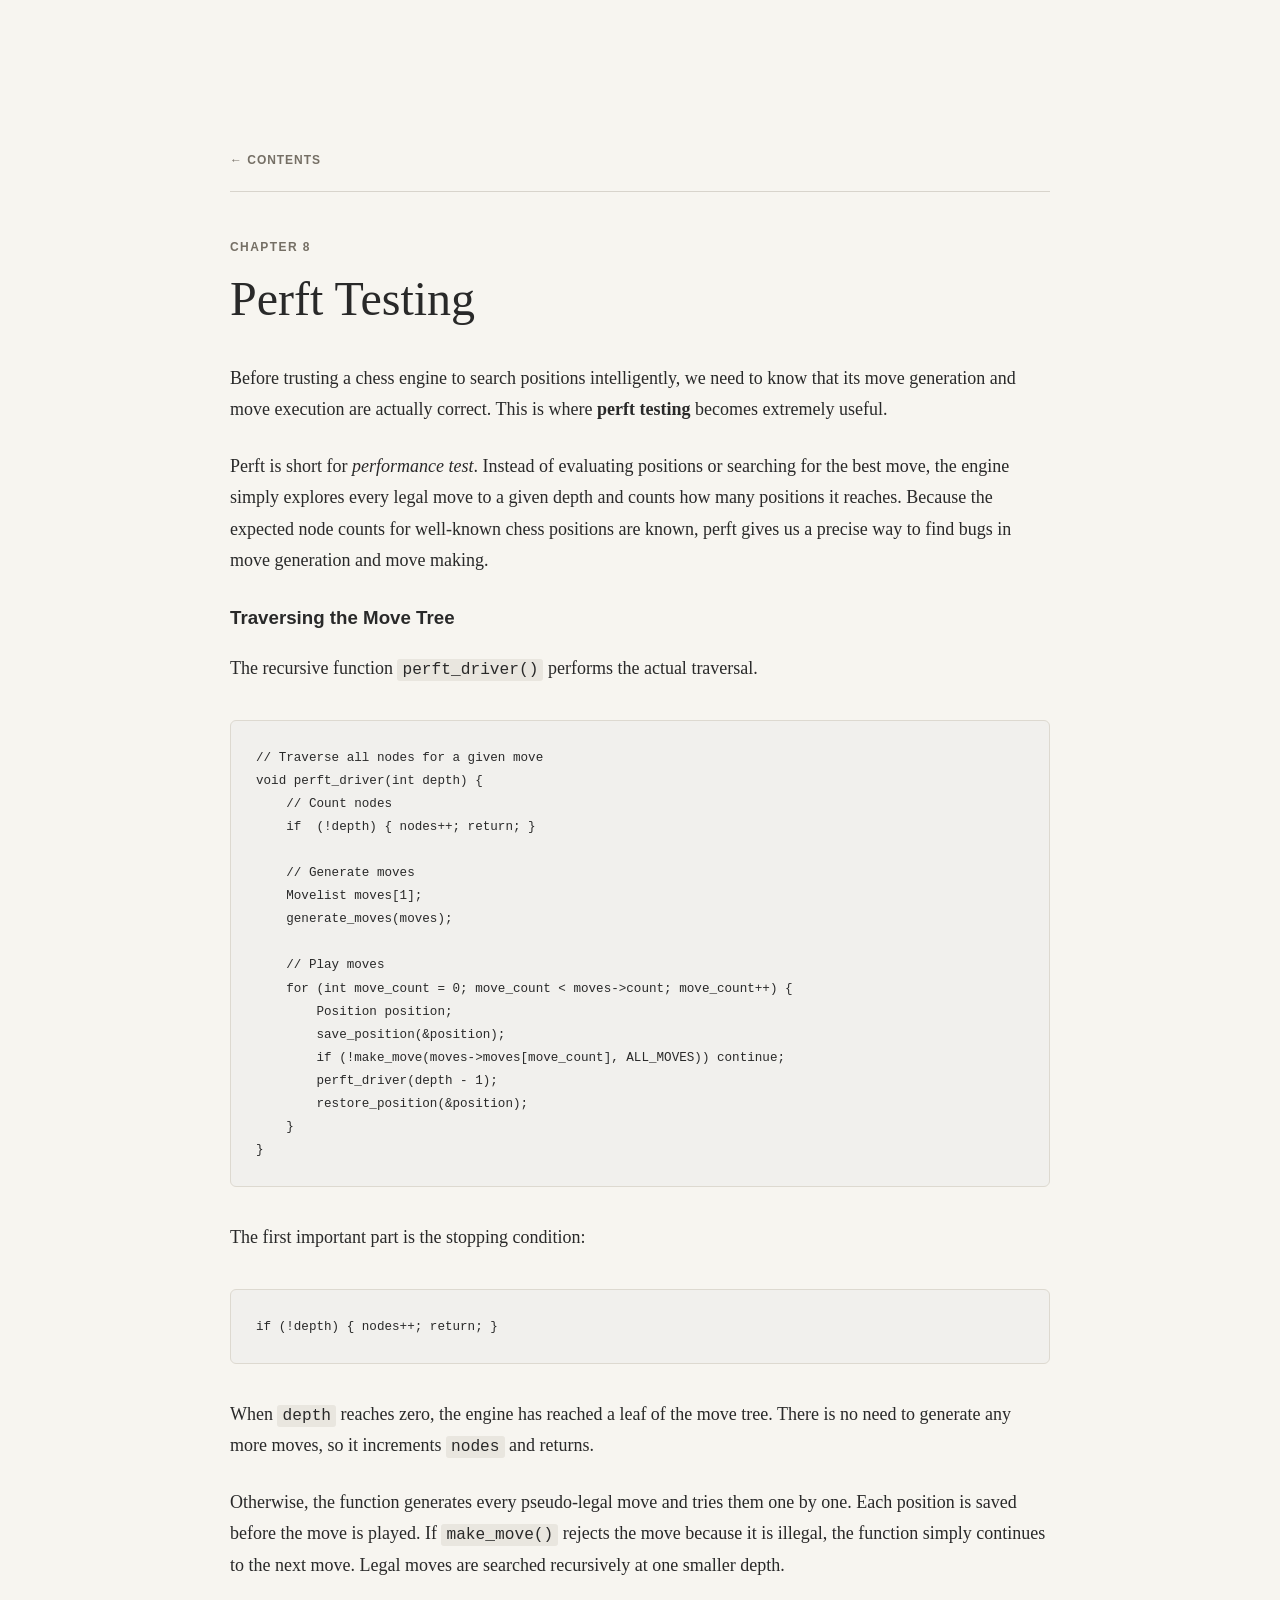
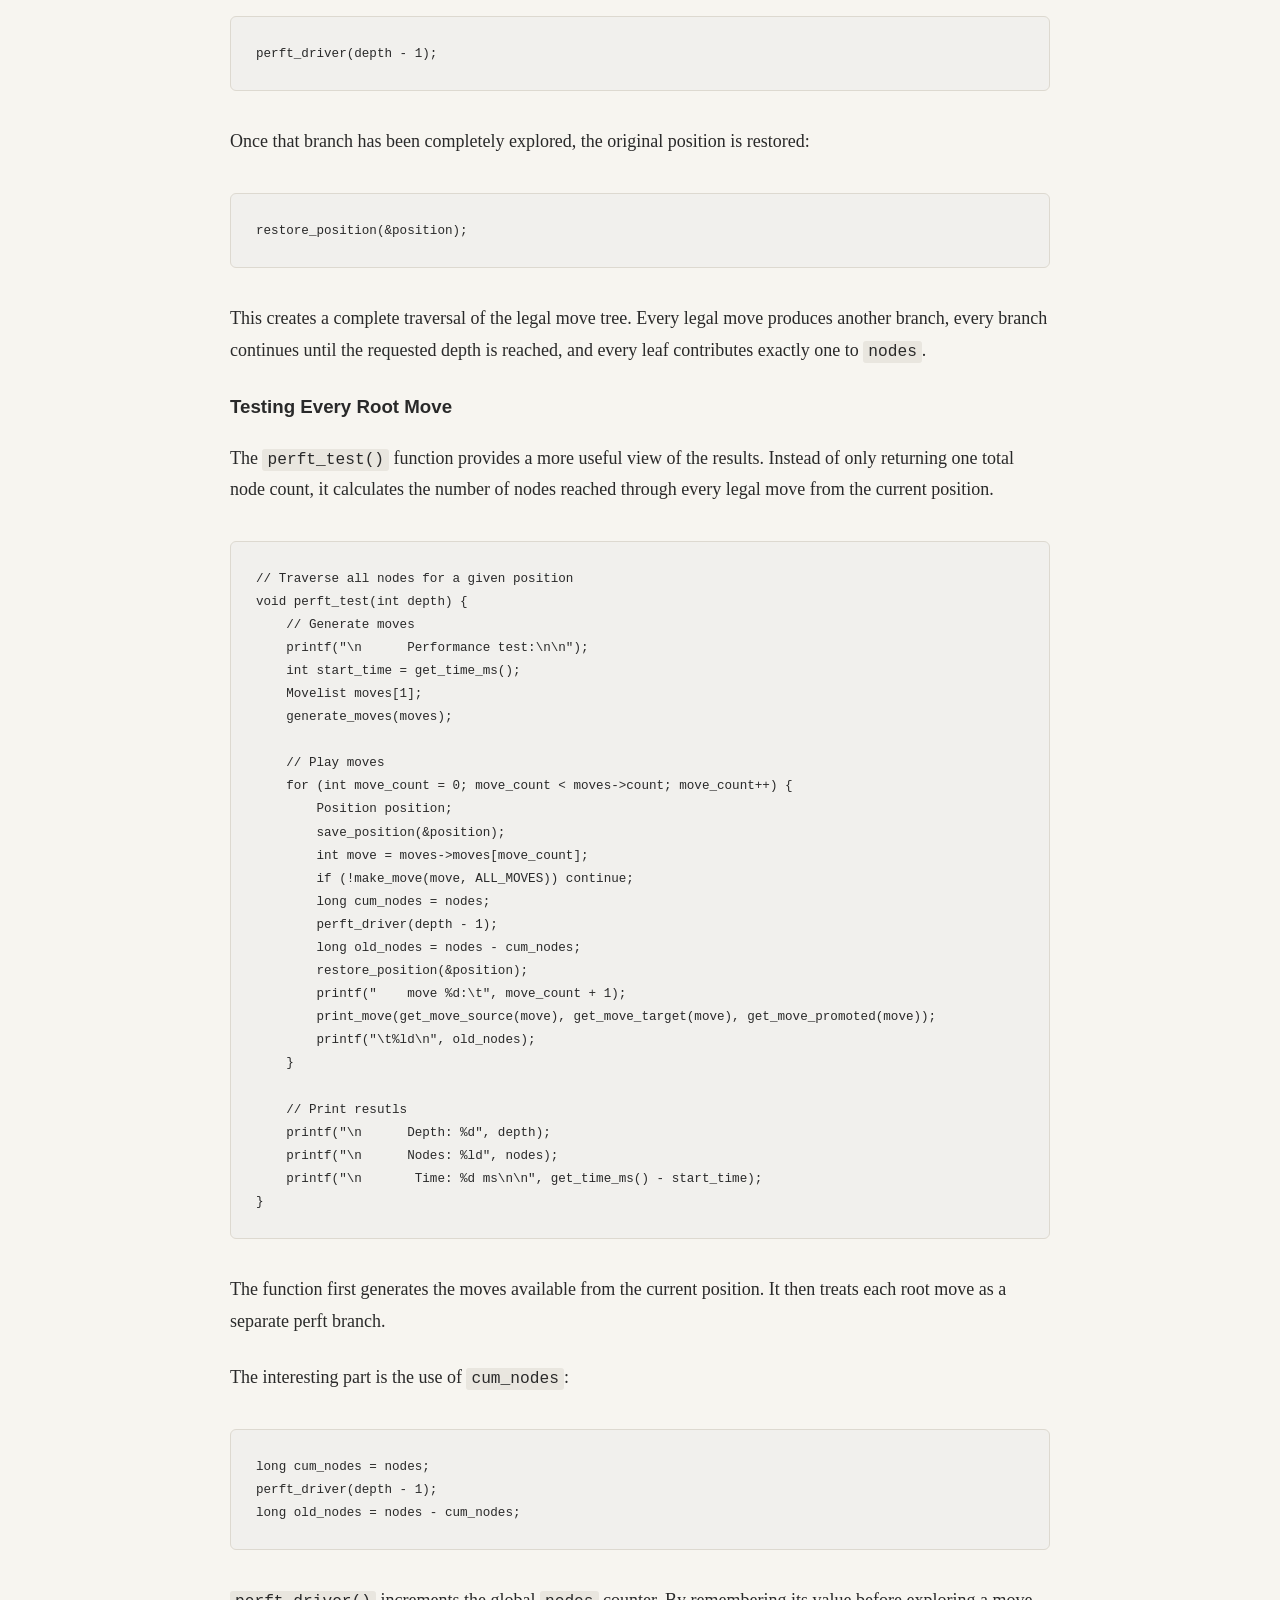
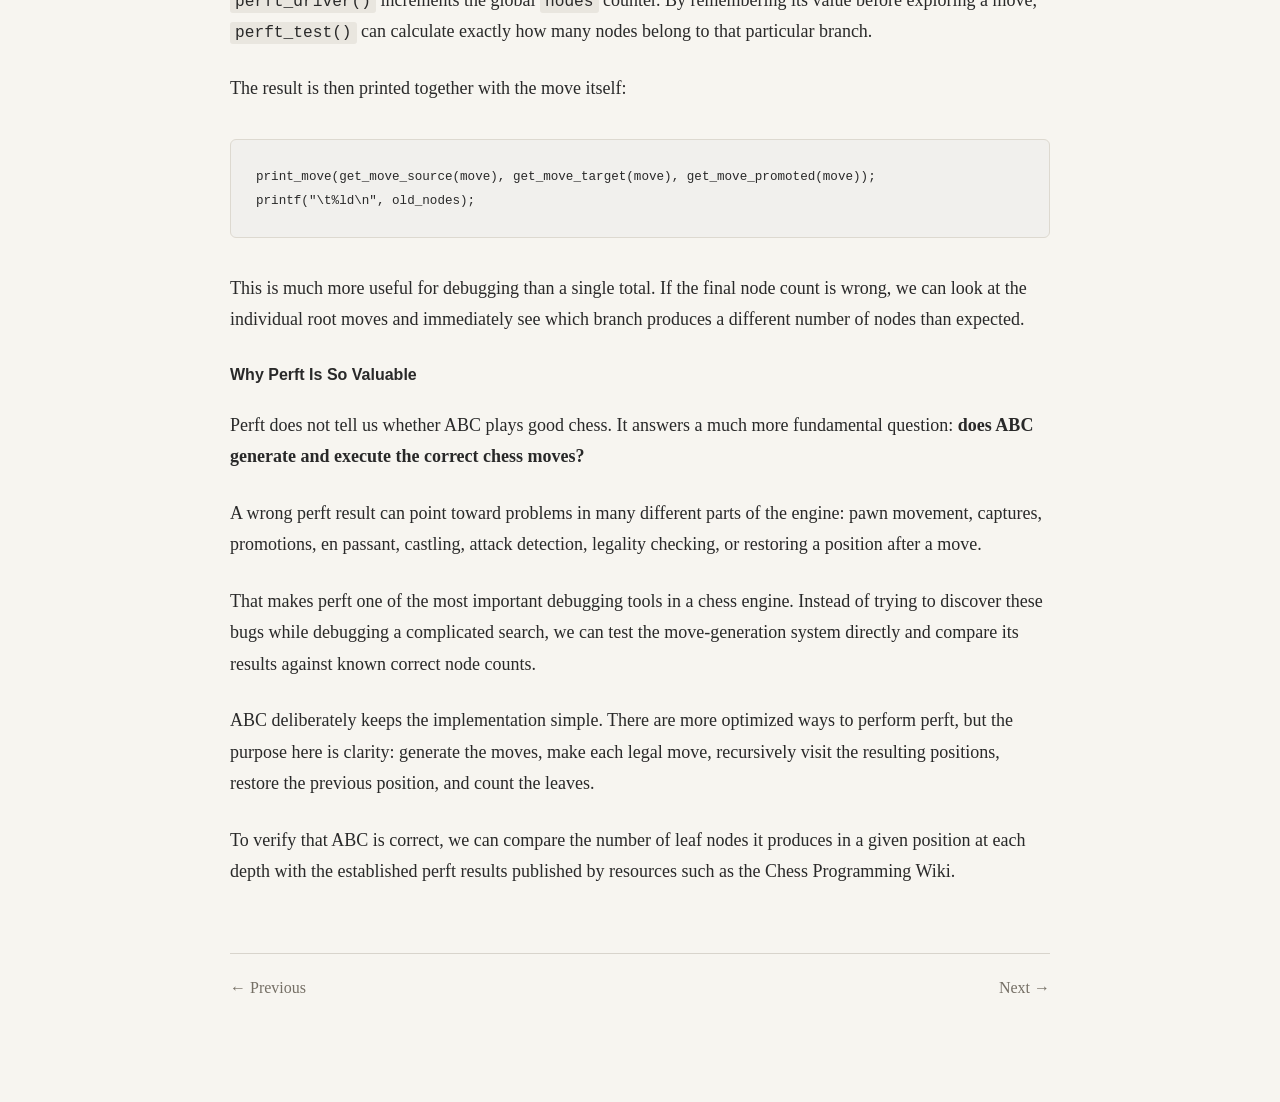
<file: book/perft.html>
<!DOCTYPE html>
<html lang="en">
<head>
    <meta charset="UTF-8">
    <meta name="viewport" content="width=device-width, initial-scale=1.0">
    <title>Perft Testing — ABC</title>
    <link rel="stylesheet" href="style.css">
</head>
<body>
    <main class="book">
        <article class="chapter">
            <nav class="chapter-nav"><a href="../index.html">← Contents</a></nav>
            <div class="chapter-label">Chapter 8</div>
            <h2>Perft Testing</h2>
            <p>Before trusting a chess engine to search positions intelligently, we need to know that its move generation and move execution are actually correct. This is where <strong>perft testing</strong> becomes extremely useful.</p>
            <p>Perft is short for <em>performance test</em>. Instead of evaluating positions or searching for the best move, the engine simply explores every legal move to a given depth and counts how many positions it reaches. Because the expected node counts for well-known chess positions are known, perft gives us a precise way to find bugs in move generation and move making.</p>
            <h3>Traversing the Move Tree</h3>
            <p>The recursive function <code>perft_driver()</code> performs the actual traversal.</p>
            <pre><code>// Traverse all nodes for a given move
void perft_driver(int depth) {
    // Count nodes
    if  (!depth) { nodes++; return; }
    
    // Generate moves
    Movelist moves[1];
    generate_moves(moves);
    
    // Play moves
    for (int move_count = 0; move_count &lt; moves-&gt;count; move_count++) {
        Position position;
        save_position(&amp;position);
        if (!make_move(moves-&gt;moves[move_count], ALL_MOVES)) continue;
        perft_driver(depth - 1);
        restore_position(&amp;position);
    }
}</code></pre>
            <p>The first important part is the stopping condition:</p>
            <pre><code>if (!depth) { nodes++; return; }</code></pre>
            <p>When <code>depth</code> reaches zero, the engine has reached a leaf of the move tree. There is no need to generate any more moves, so it increments <code>nodes</code> and returns.</p>
            <p>Otherwise, the function generates every pseudo-legal move and tries them one by one. Each position is saved before the move is played. If <code>make_move()</code> rejects the move because it is illegal, the function simply continues to the next move. Legal moves are searched recursively at one smaller depth.</p>
            <pre><code>perft_driver(depth - 1);</code></pre>
            <p>Once that branch has been completely explored, the original position is restored:</p>
            <pre><code>restore_position(&amp;position);</code></pre>
            <p>This creates a complete traversal of the legal move tree. Every legal move produces another branch, every branch continues until the requested depth is reached, and every leaf contributes exactly one to <code>nodes</code>.</p>
            <h3>Testing Every Root Move</h3>
            <p>The <code>perft_test()</code> function provides a more useful view of the results. Instead of only returning one total node count, it calculates the number of nodes reached through every legal move from the current position.</p>
            <pre><code>// Traverse all nodes for a given position
void perft_test(int depth) {
    // Generate moves
    printf("\n      Performance test:\n\n");
    int start_time = get_time_ms();
    Movelist moves[1];
    generate_moves(moves);
    
    // Play moves
    for (int move_count = 0; move_count &lt; moves-&gt;count; move_count++) {
        Position position;
        save_position(&amp;position);
        int move = moves-&gt;moves[move_count];
        if (!make_move(move, ALL_MOVES)) continue;
        long cum_nodes = nodes;
        perft_driver(depth - 1);
        long old_nodes = nodes - cum_nodes;
        restore_position(&amp;position);
        printf("    move %d:\t", move_count + 1);
        print_move(get_move_source(move), get_move_target(move), get_move_promoted(move));
        printf("\t%ld\n", old_nodes);
    }
    
    // Print resutls
    printf("\n      Depth: %d", depth);
    printf("\n      Nodes: %ld", nodes);
    printf("\n       Time: %d ms\n\n", get_time_ms() - start_time);
}</code></pre>
            <p>The function first generates the moves available from the current position. It then treats each root move as a separate perft branch.</p>
            <p>The interesting part is the use of <code>cum_nodes</code>:</p>
            <pre><code>long cum_nodes = nodes;
perft_driver(depth - 1);
long old_nodes = nodes - cum_nodes;</code></pre>
            <p><code>perft_driver()</code> increments the global <code>nodes</code> counter. By remembering its value before exploring a move, <code>perft_test()</code> can calculate exactly how many nodes belong to that particular branch.</p>
            <p>The result is then printed together with the move itself:</p>
            <pre><code>print_move(get_move_source(move), get_move_target(move), get_move_promoted(move));
printf("\t%ld\n", old_nodes);</code></pre>
            <p>This is much more useful for debugging than a single total. If the final node count is wrong, we can look at the individual root moves and immediately see which branch produces a different number of nodes than expected.</p>
            <h4>Why Perft Is So Valuable</h4>
            <p>Perft does not tell us whether ABC plays good chess. It answers a much more fundamental question: <strong>does ABC generate and execute the correct chess moves?</strong></p>
            <p>A wrong perft result can point toward problems in many different parts of the engine: pawn movement, captures, promotions, en passant, castling, attack detection, legality checking, or restoring a position after a move.</p>
            <p>That makes perft one of the most important debugging tools in a chess engine. Instead of trying to discover these bugs while debugging a complicated search, we can test the move-generation system directly and compare its results against known correct node counts.</p>
            <p>ABC deliberately keeps the implementation simple. There are more optimized ways to perform perft, but the purpose here is clarity: generate the moves, make each legal move, recursively visit the resulting positions, restore the previous position, and count the leaves.</p>
            <p>To verify that ABC is correct, we can compare the number of leaf nodes it produces in a given position at each depth with the established perft results published by resources such as the Chess Programming Wiki.</p>
            <nav class="chapter-nav-bottom">
                <a href="movegen.html">← Previous</a>
                <a class="next" href="hash.html">Next →</a>
            </nav>
        </article>
    </main>
</body>
</html>
</file>
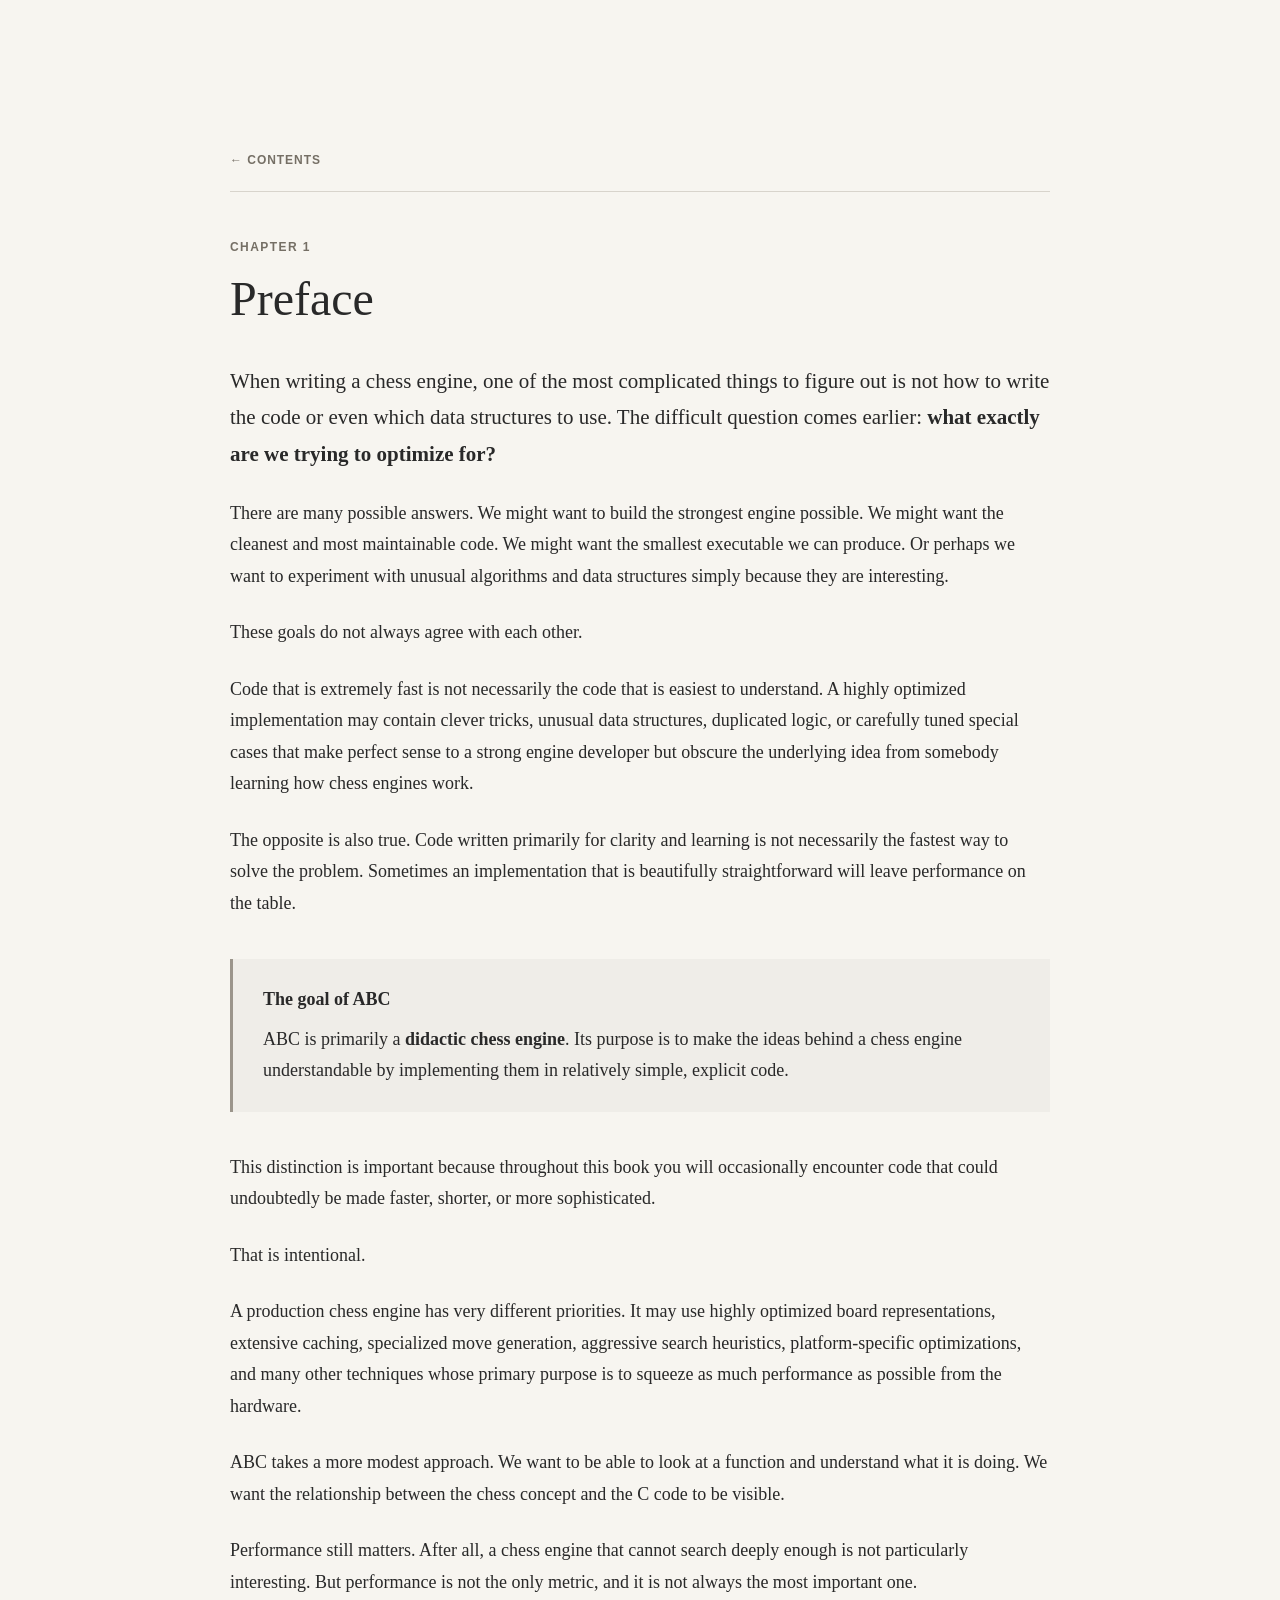
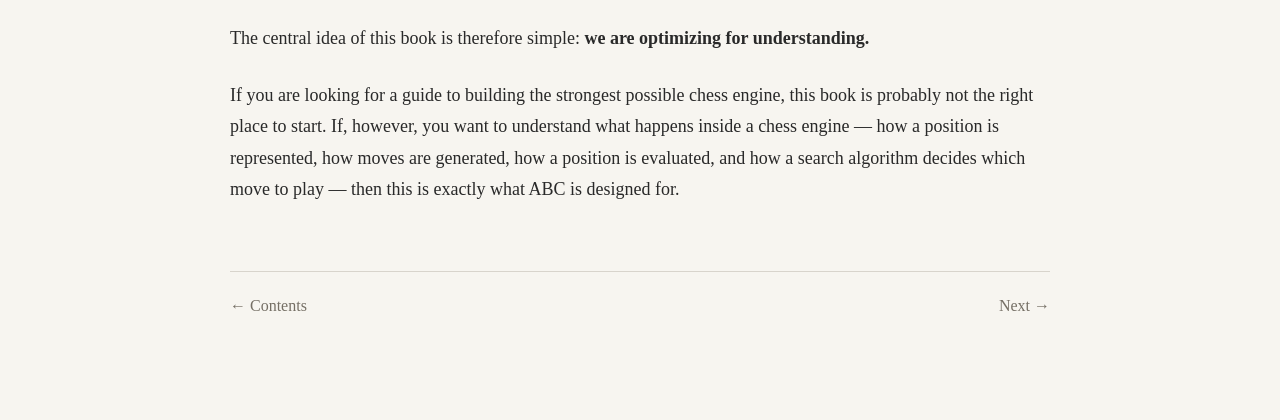
<file: book/preface.html>
<!DOCTYPE html>
<html lang="en">
<head>
    <meta charset="UTF-8">
    <meta name="viewport" content="width=device-width, initial-scale=1.0">
    <title>Preface — ABC</title>
    <link rel="stylesheet" href="style.css">
</head>
<body>

    <main class="book">
        <article class="chapter">
            <nav class="chapter-nav"><a href="../index.html">← Contents</a></nav>
            <div class="chapter-label">Chapter 1</div>
            <h2>Preface</h2>
            <p class="lead">When writing a chess engine, one of the most complicated things to figure out is not how to write the code or even which data structures to use. The difficult question comes earlier: <strong>what exactly are we trying to optimize for?</strong></p>
            <p>There are many possible answers. We might want to build the strongest engine possible. We might want the cleanest and most maintainable code. We might want the smallest executable we can produce. Or perhaps we want to experiment with unusual algorithms and data structures simply because they are interesting.</p>
            <p>These goals do not always agree with each other.</p>
            <p>Code that is extremely fast is not necessarily the code that is easiest to understand. A highly optimized implementation may contain clever tricks, unusual data structures, duplicated logic, or carefully tuned special cases that make perfect sense to a strong engine developer but obscure the underlying idea from somebody learning how chess engines work.</p>
            <p>The opposite is also true. Code written primarily for clarity and learning is not necessarily the fastest way to solve the problem. Sometimes an implementation that is beautifully straightforward will leave performance on the table.</p>
            <div class="note">
                <div class="note-title">The goal of ABC</div>
                <p>ABC is primarily a <strong>didactic chess engine</strong>. Its purpose is to make the ideas behind a chess engine understandable by implementing them in relatively simple, explicit code.</p>
            </div>
            <p>This distinction is important because throughout this book you will occasionally encounter code that could undoubtedly be made faster, shorter, or more sophisticated.</p>
            <p>That is intentional.</p>
            <p>A production chess engine has very different priorities. It may use highly optimized board representations, extensive caching, specialized move generation, aggressive search heuristics, platform-specific optimizations, and many other techniques whose primary purpose is to squeeze as much performance as possible from the hardware.</p>
            <p>ABC takes a more modest approach. We want to be able to look at a function and understand what it is doing. We want the relationship between the chess concept and the C code to be visible.</p>
            <p>Performance still matters. After all, a chess engine that cannot search deeply enough is not particularly interesting. But performance is not the only metric, and it is not always the most important one.</p>
            <p>The central idea of this book is therefore simple: <strong>we are optimizing for understanding.</strong></p>
            <p>If you are looking for a guide to building the strongest possible chess engine, this book is probably not the right place to start. If, however, you want to understand what happens inside a chess engine — how a position is represented, how moves are generated, how a position is evaluated, and how a search algorithm decides which move to play — then this is exactly what ABC is designed for.</p>
             <nav class="chapter-nav-bottom">
                <a href="../index.html">← Contents</a>
                <a class="next" href="development-environment.html">Next →</a>
            </nav>
        </article>
    </main>
</body>
</html>
</file>
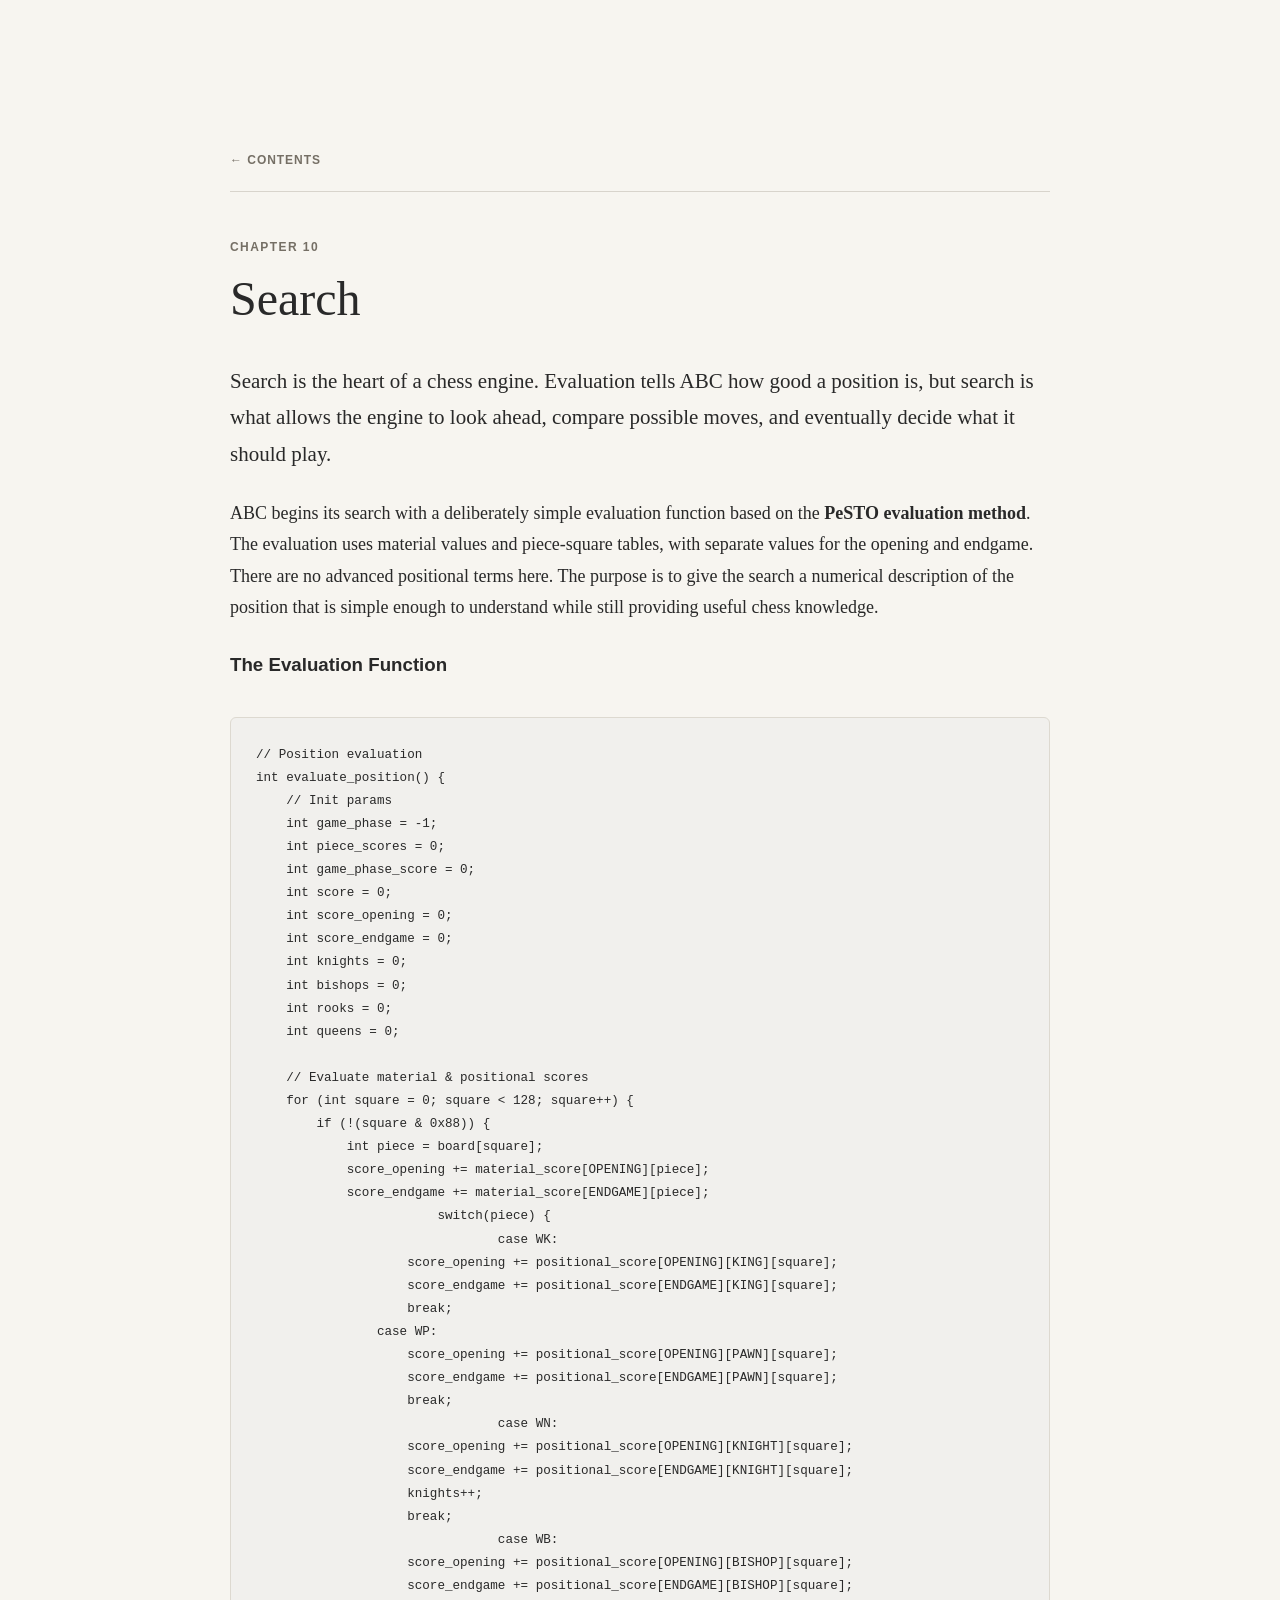
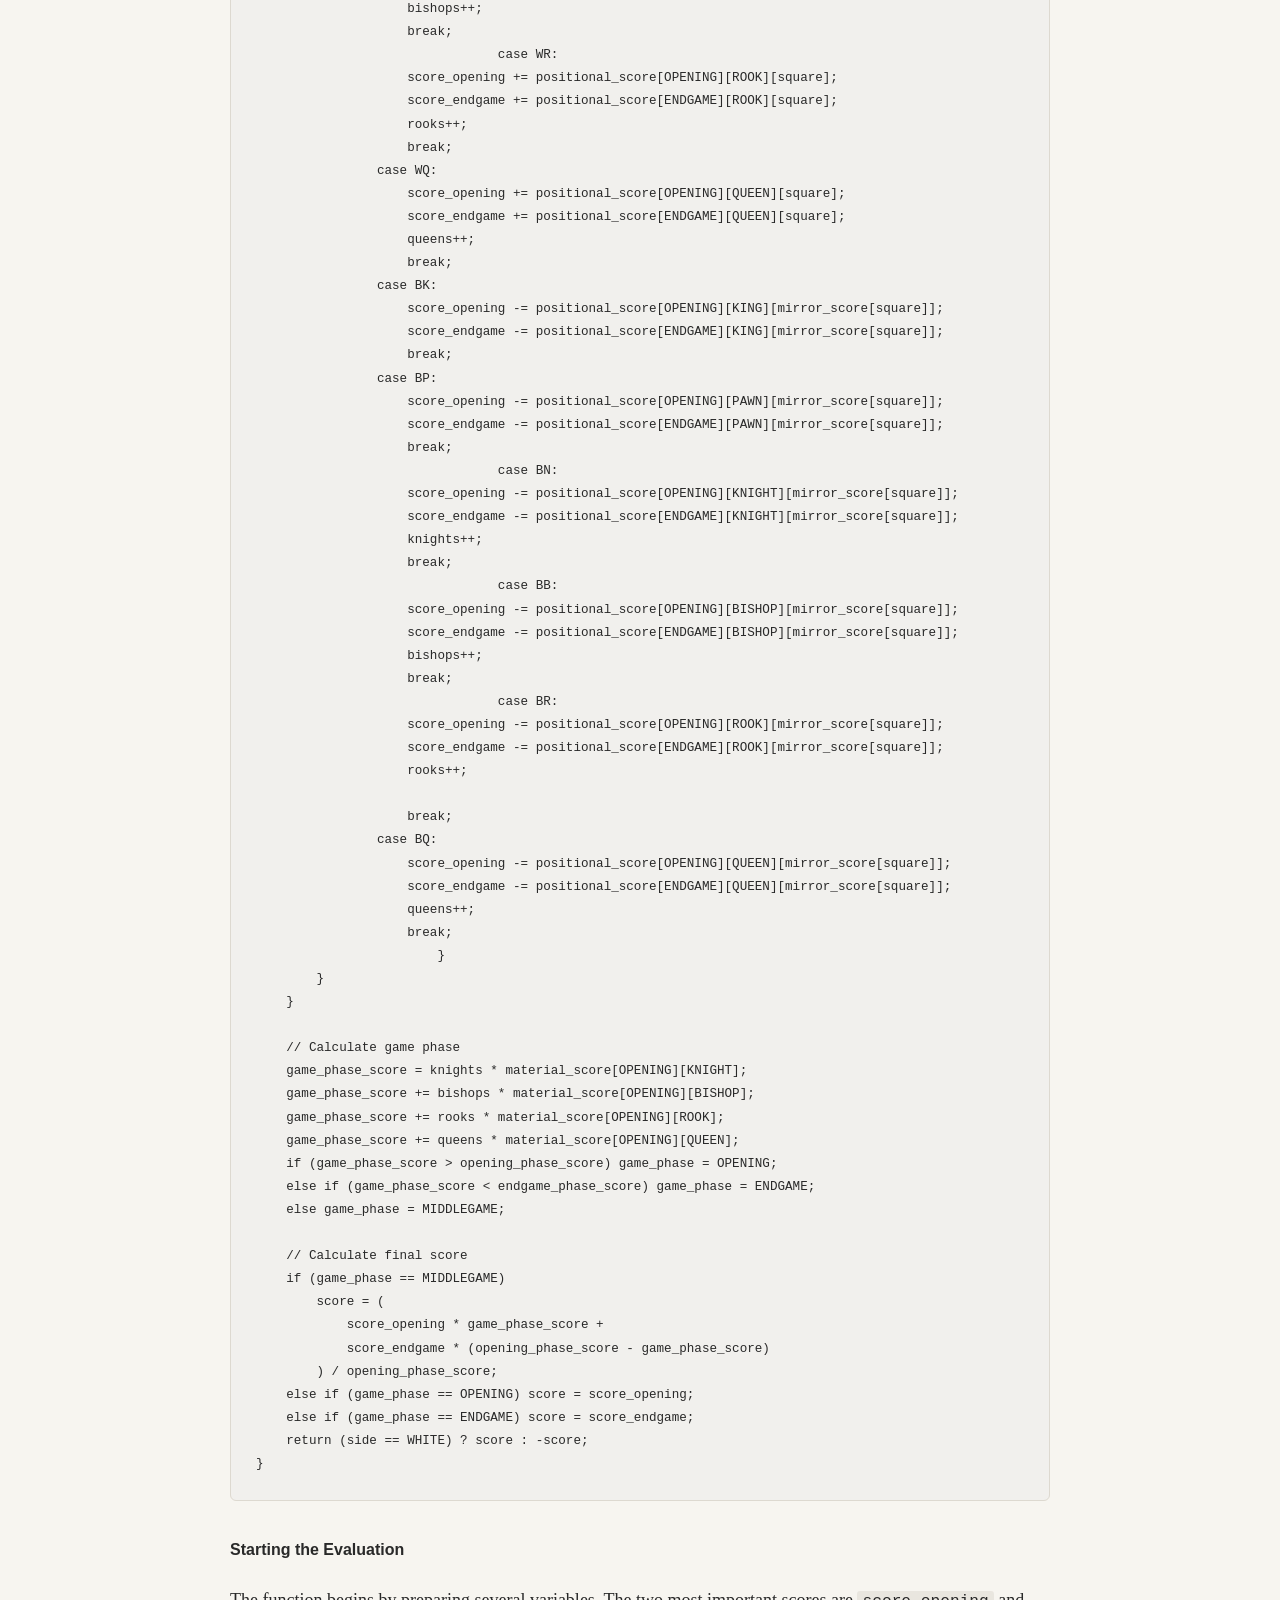
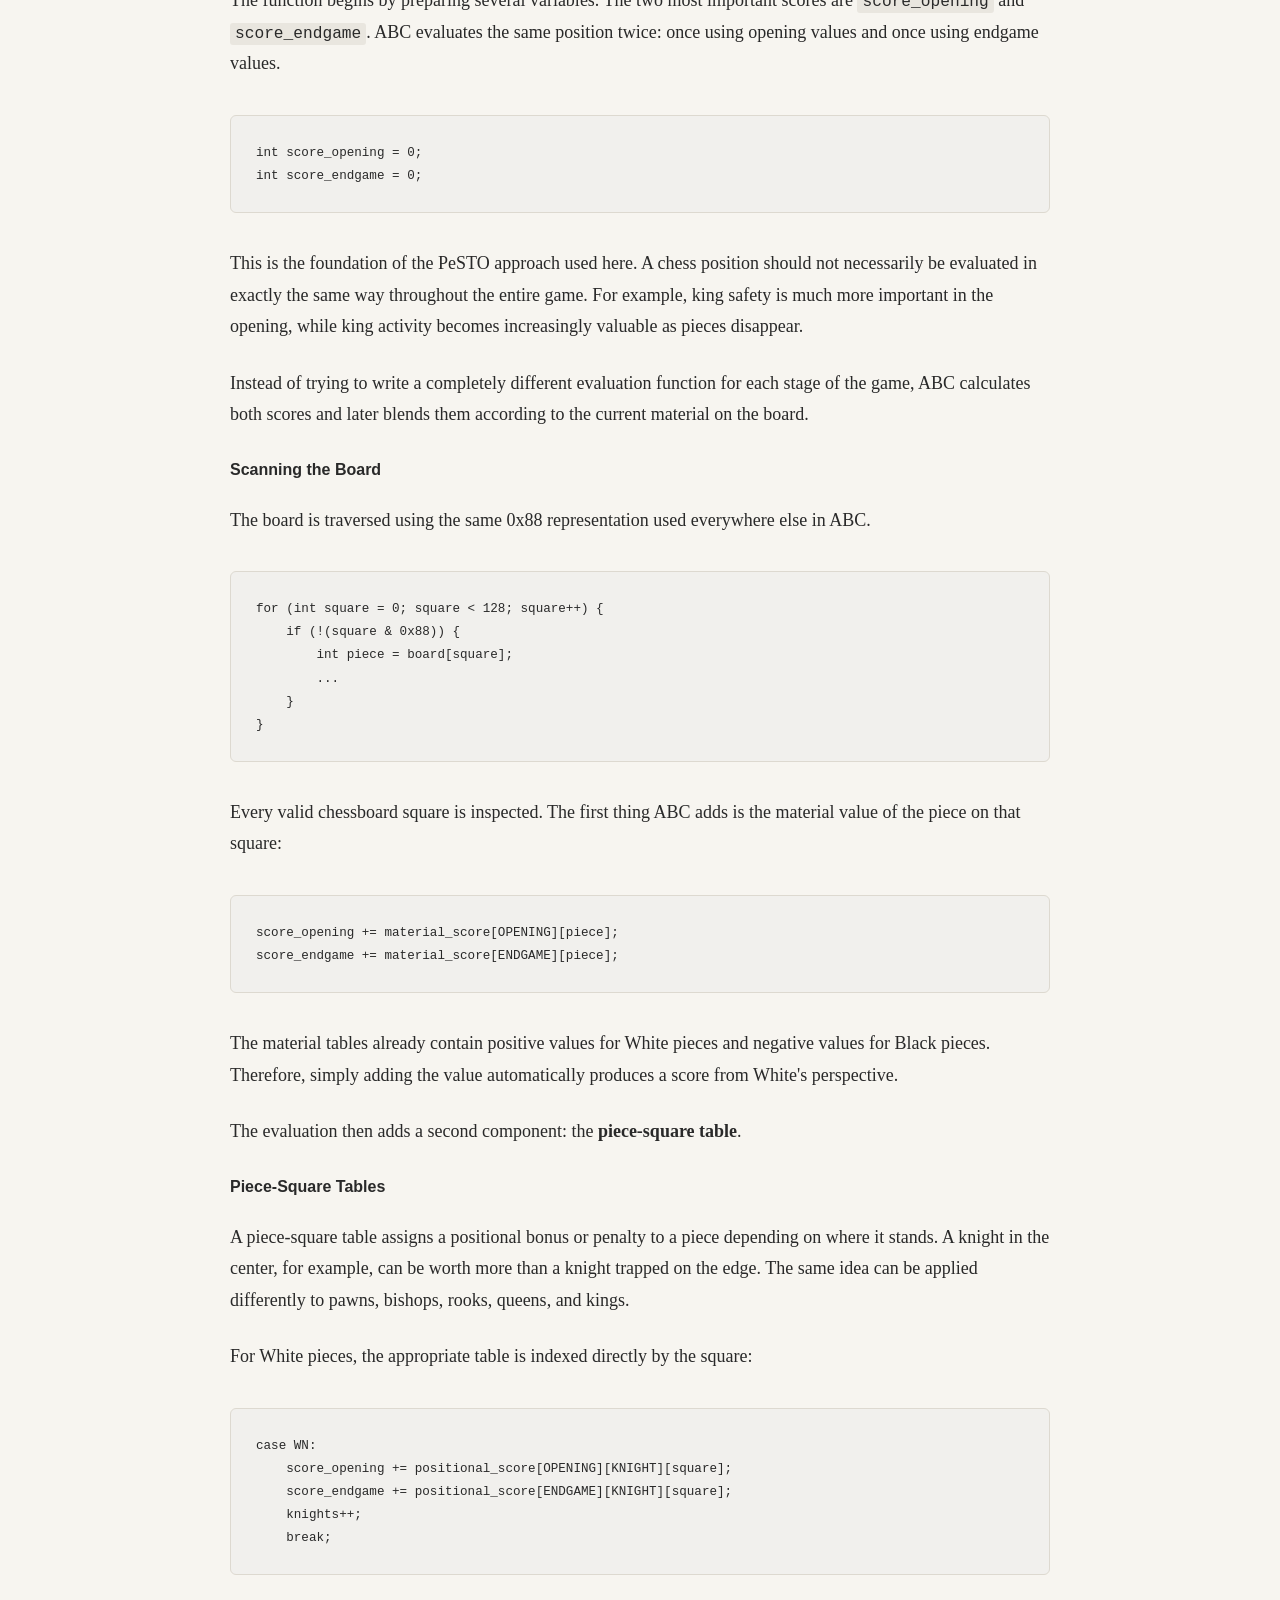
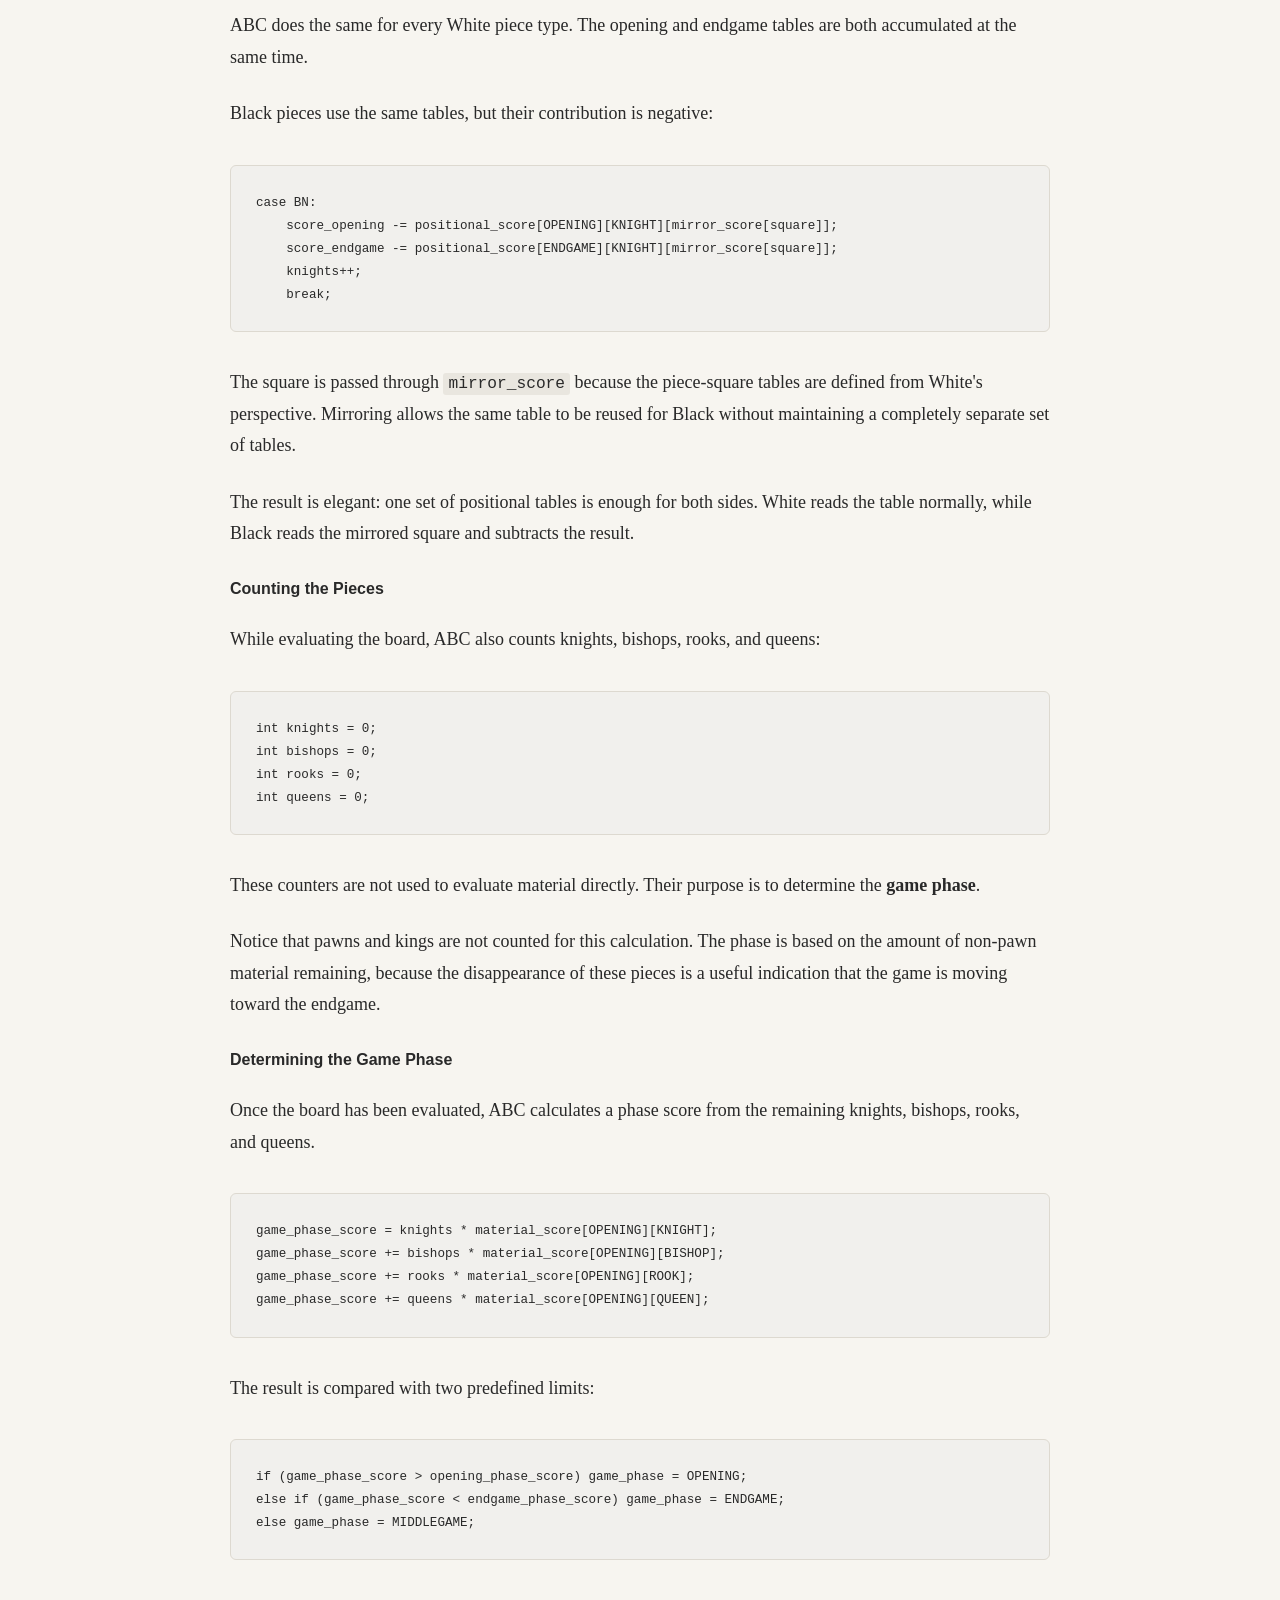
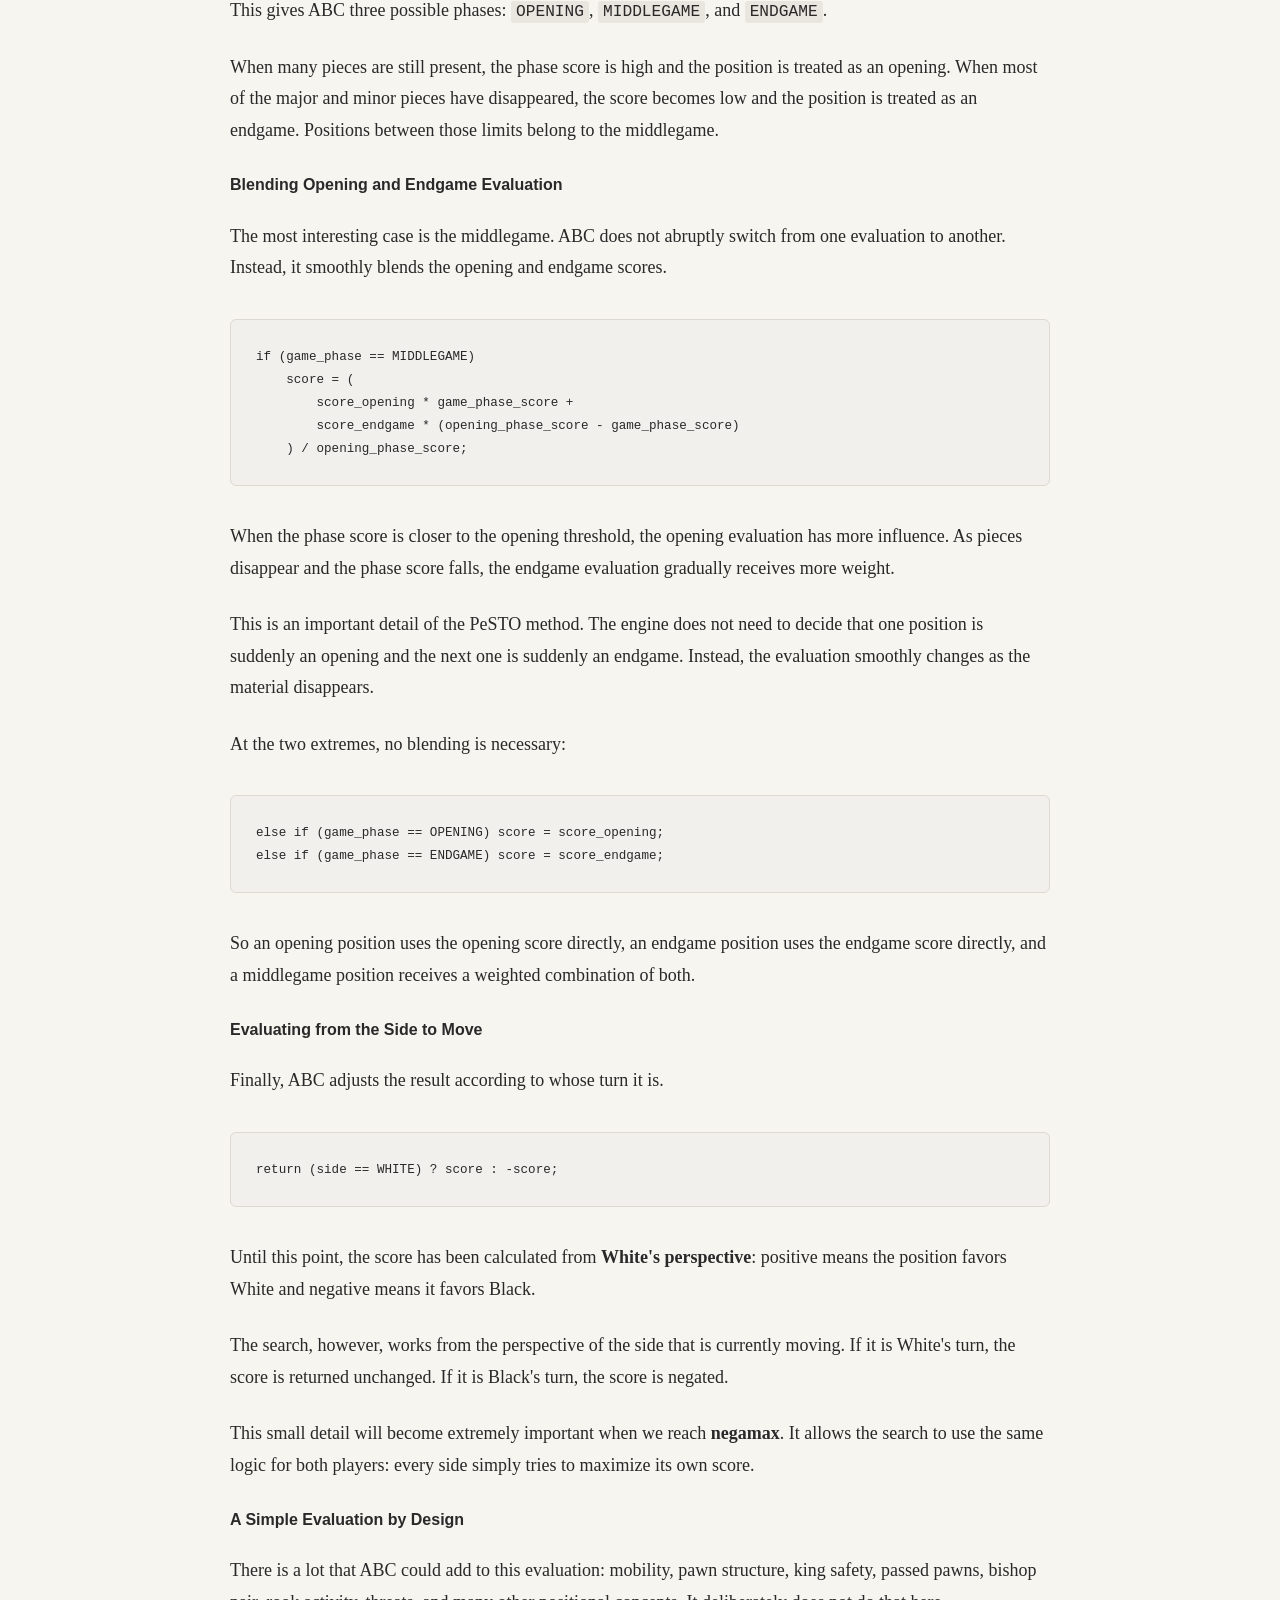
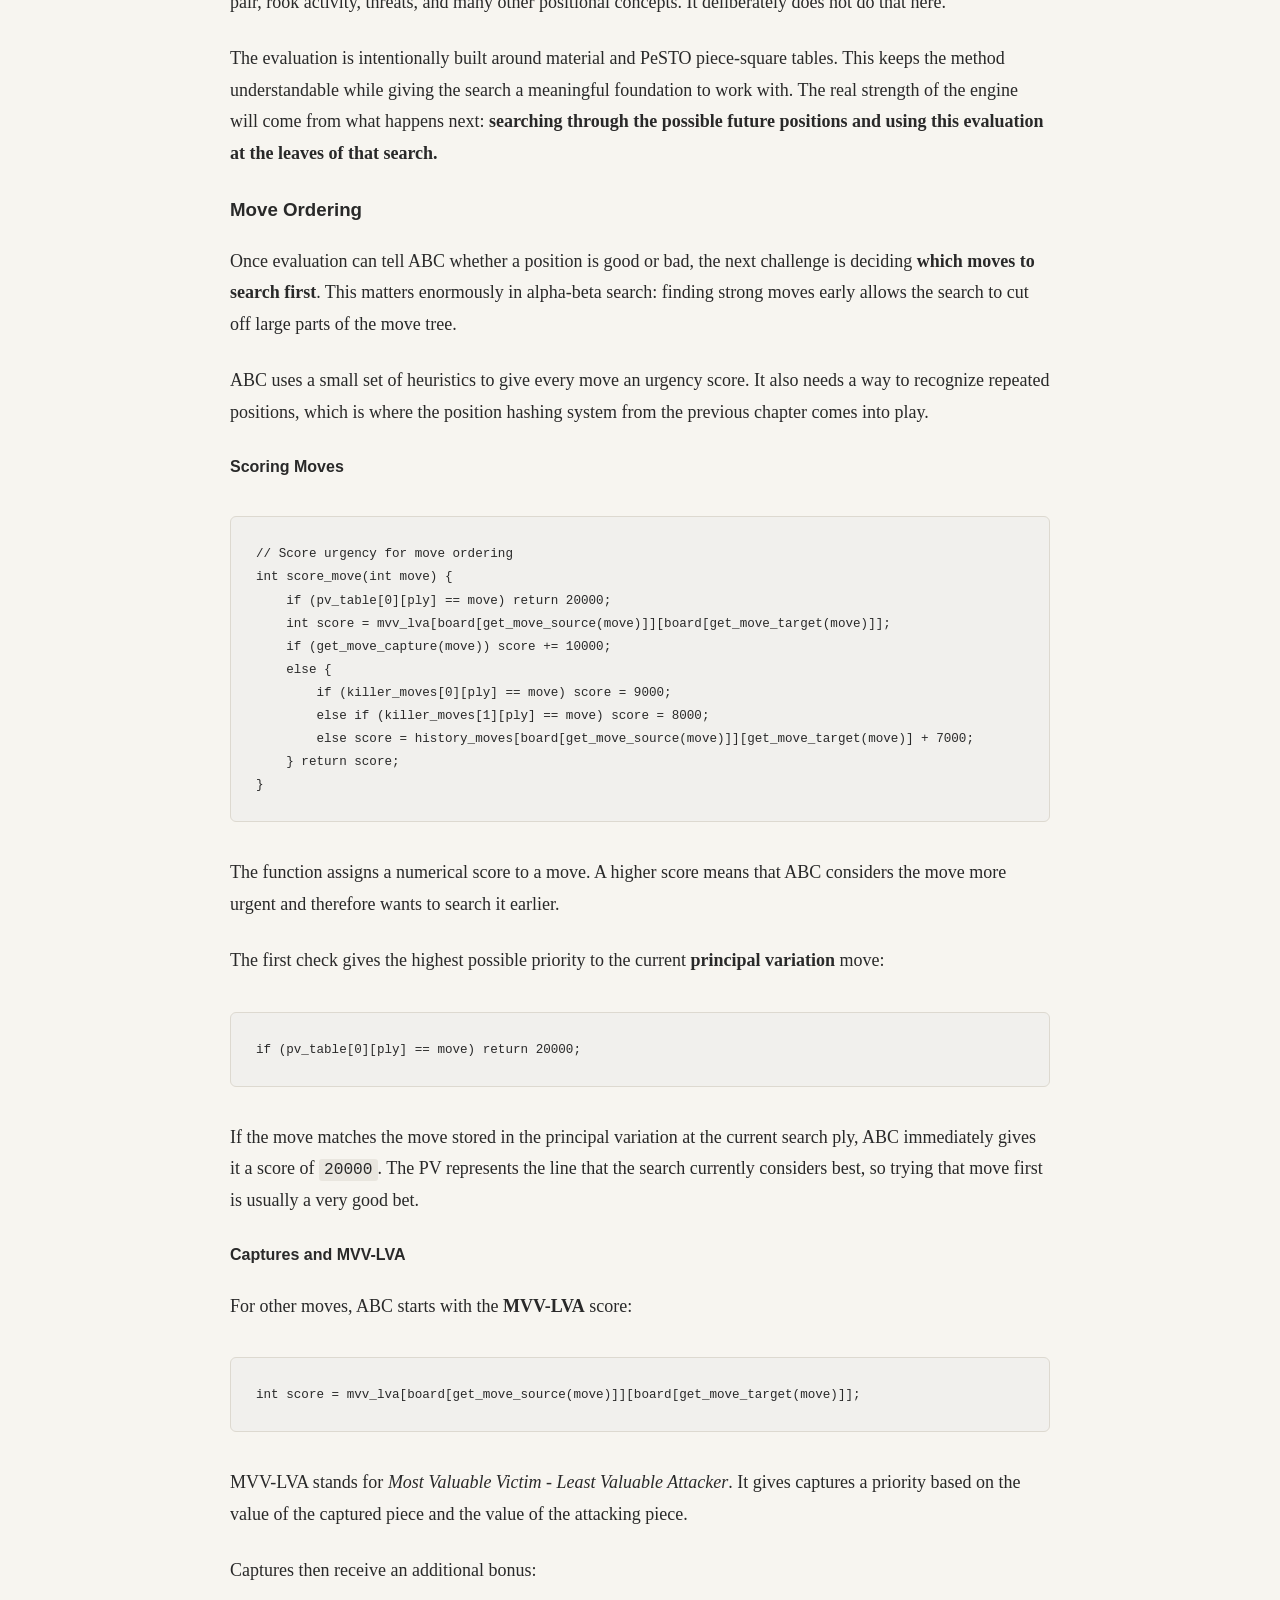
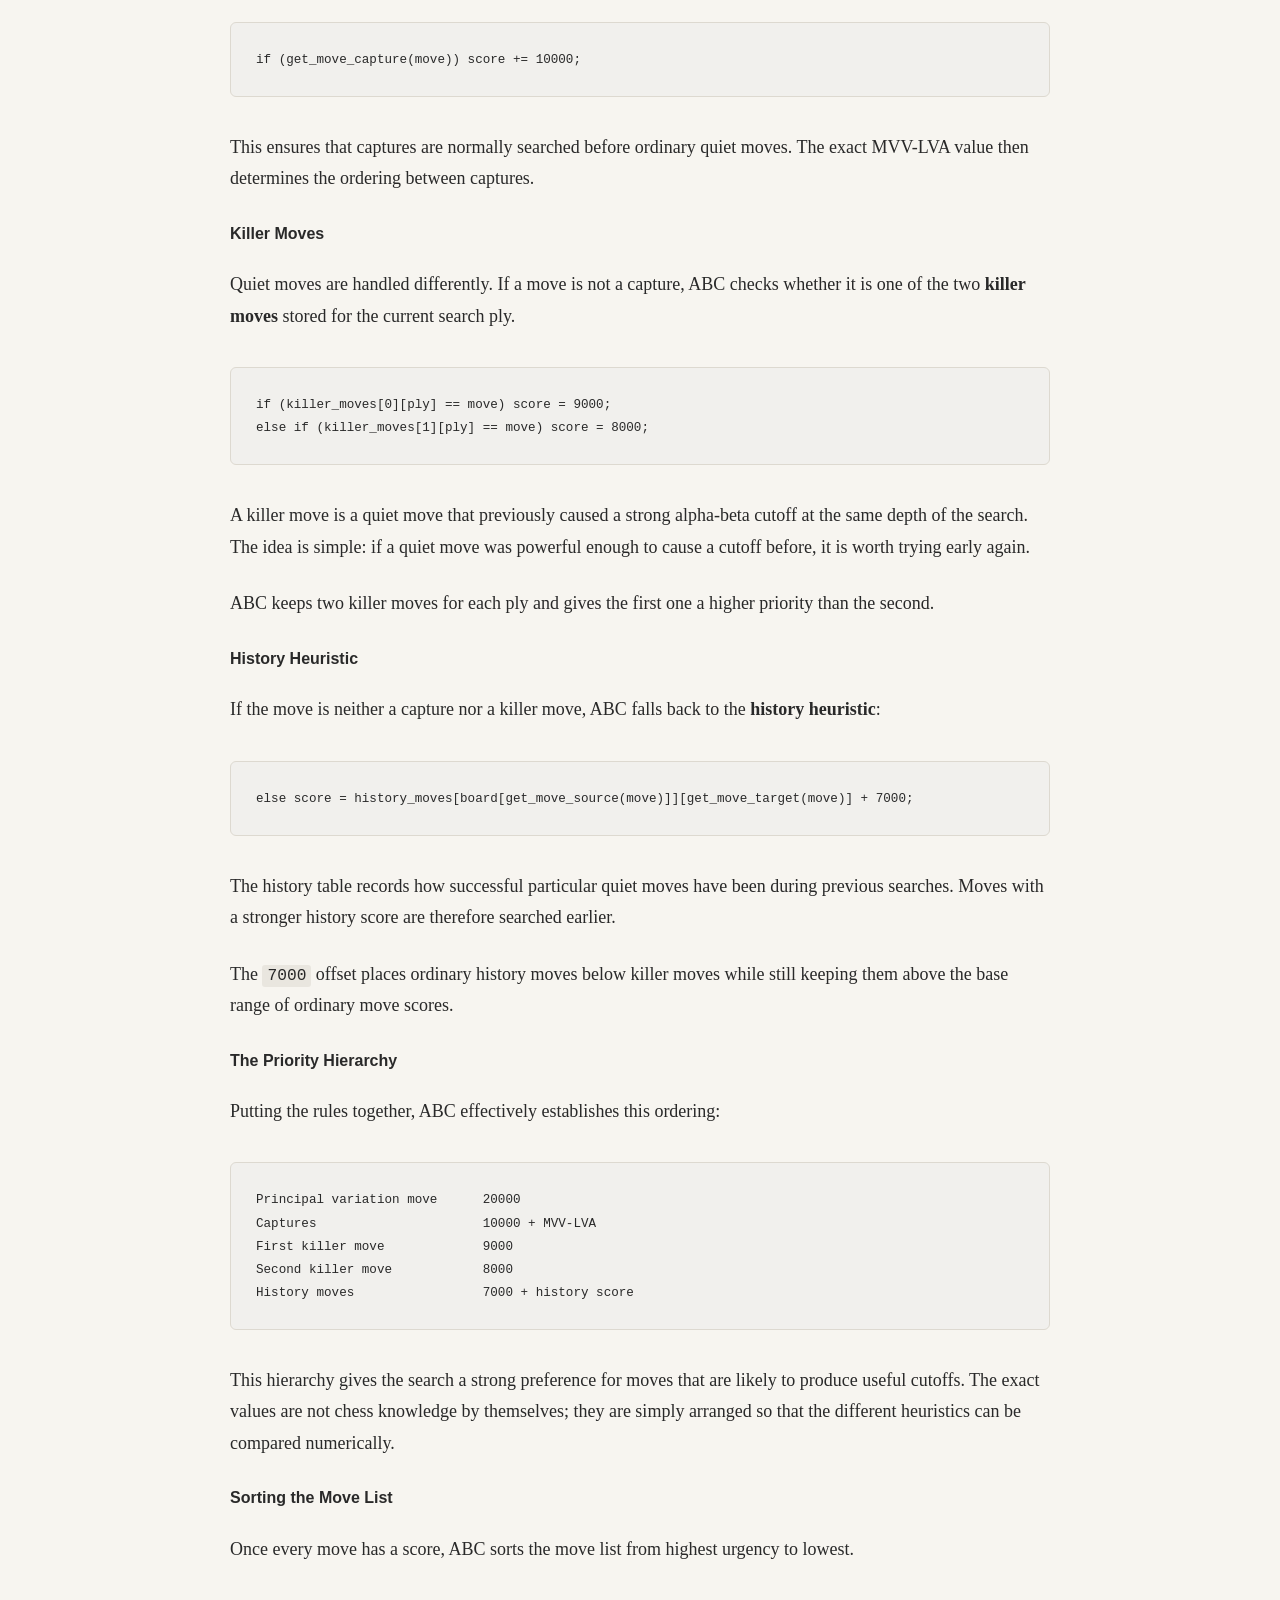
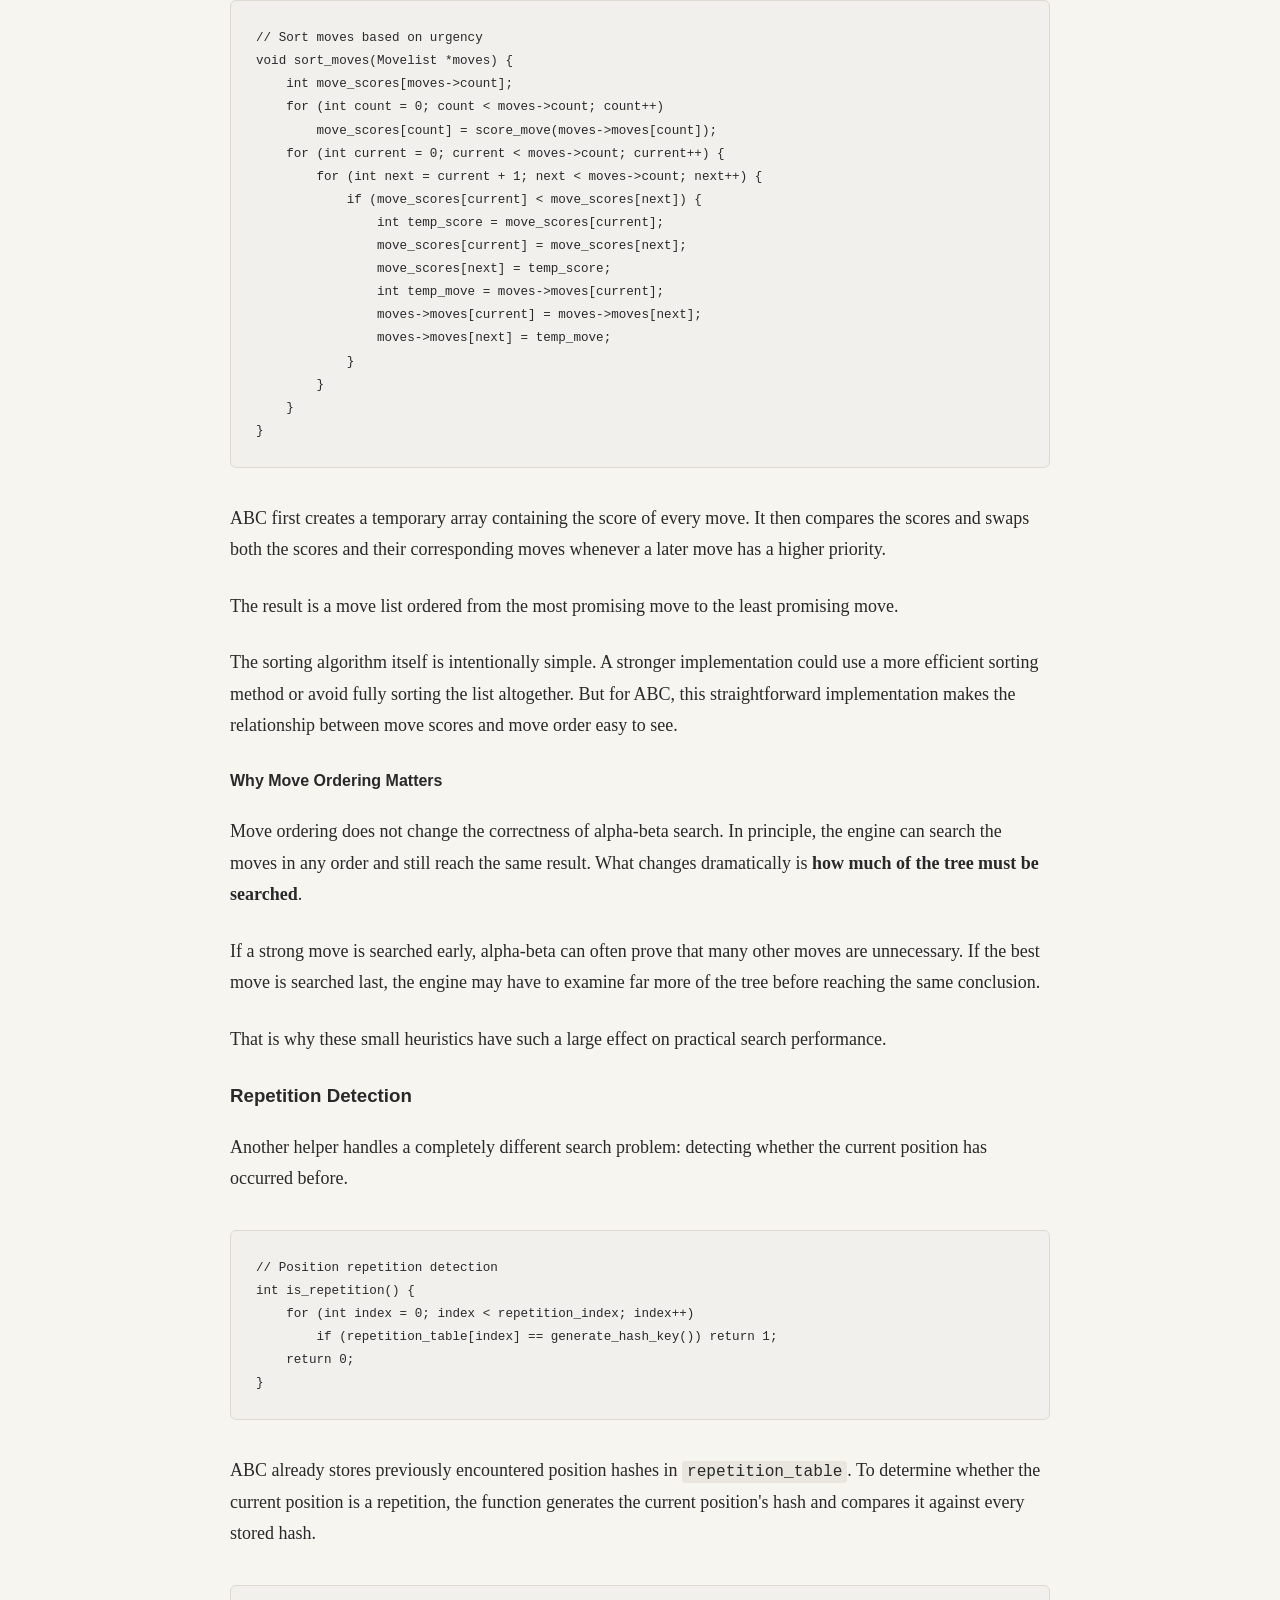
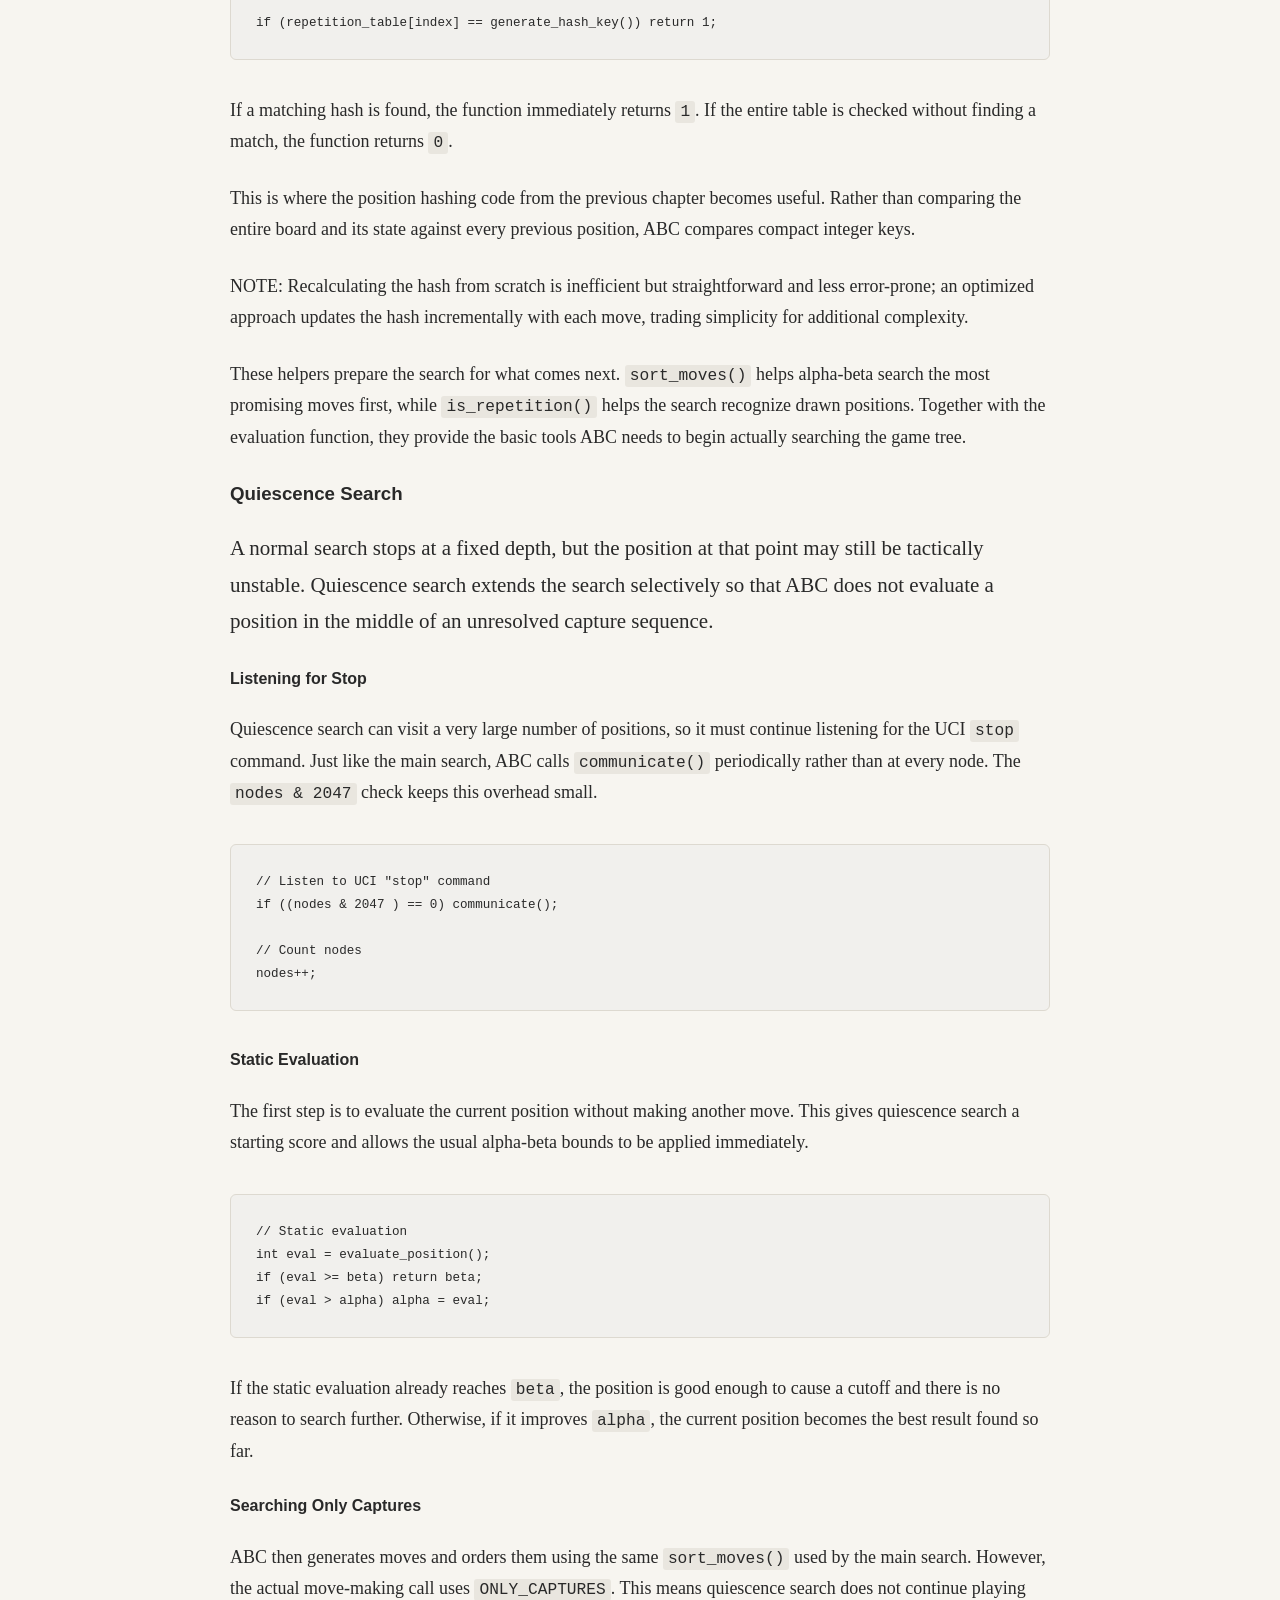
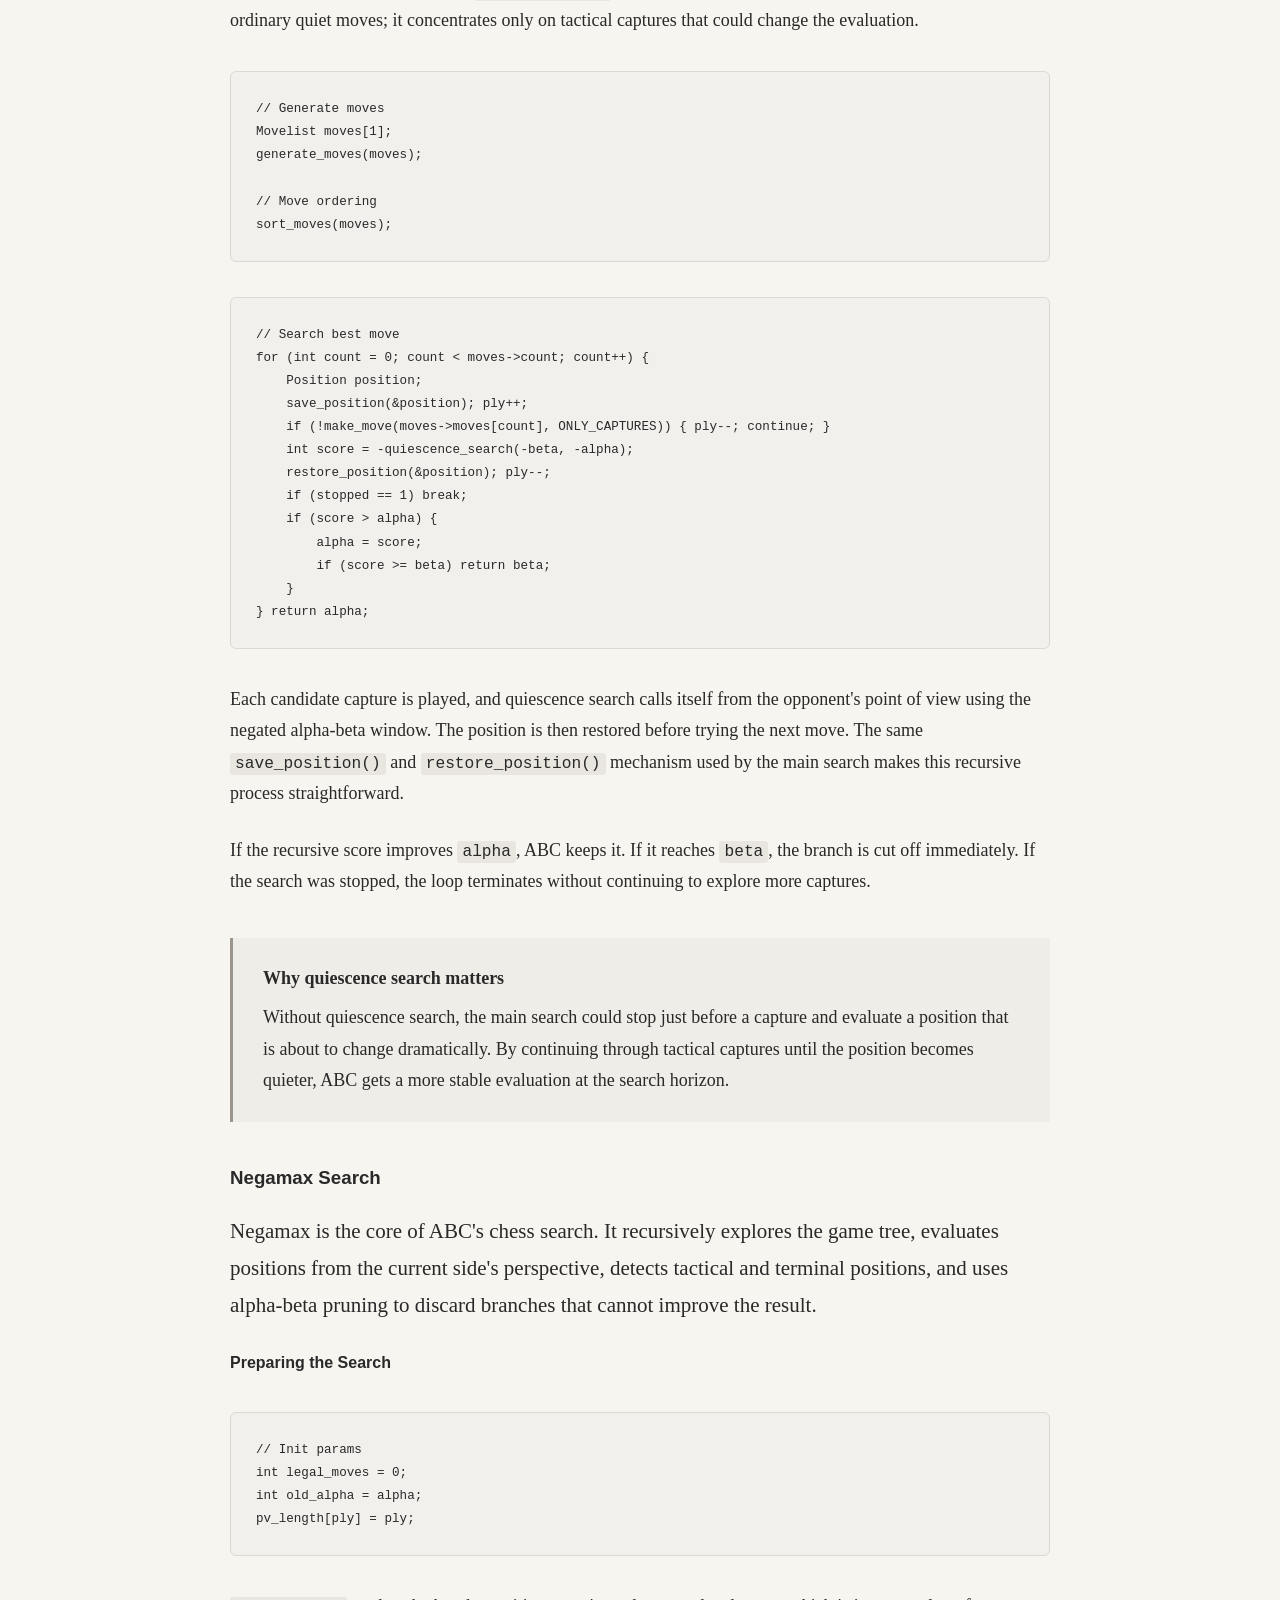
<file: book/search.html>
<!DOCTYPE html>
<html lang="en">
<head>
    <meta charset="UTF-8">
    <meta name="viewport" content="width=device-width, initial-scale=1.0">
    <title>Search — ABC</title>
    <link rel="stylesheet" href="style.css">
</head>
<body>
    <main class="book">
        <article class="chapter">
            <nav class="chapter-nav"><a href="../index.html">← Contents</a></nav>
            <div class="chapter-label">Chapter 10</div>
            <h2>Search</h2>
            <p class="lead">Search is the heart of a chess engine. Evaluation tells ABC how good a position is, but search is what allows the engine to look ahead, compare possible moves, and eventually decide what it should play.</p>
            <p>ABC begins its search with a deliberately simple evaluation function based on the <strong>PeSTO evaluation method</strong>. The evaluation uses material values and piece-square tables, with separate values for the opening and endgame. There are no advanced positional terms here. The purpose is to give the search a numerical description of the position that is simple enough to understand while still providing useful chess knowledge.</p>
            <h3>The Evaluation Function</h3>
            <pre><code>// Position evaluation
int evaluate_position() {
    // Init params
    int game_phase = -1;
    int piece_scores = 0;
    int game_phase_score = 0;
    int score = 0;
    int score_opening = 0;
    int score_endgame = 0;
    int knights = 0;
    int bishops = 0;
    int rooks = 0;
    int queens = 0;
    
    // Evaluate material &amp; positional scores
    for (int square = 0; square &lt; 128; square++) {
        if (!(square &amp; 0x88)) {
            int piece = board[square];
            score_opening += material_score[OPENING][piece];
            score_endgame += material_score[ENDGAME][piece];
			switch(piece) {
				case WK:
                    score_opening += positional_score[OPENING][KING][square];
                    score_endgame += positional_score[ENDGAME][KING][square];
                    break;
                case WP:
                    score_opening += positional_score[OPENING][PAWN][square];
                    score_endgame += positional_score[ENDGAME][PAWN][square];
                    break;
				case WN:
                    score_opening += positional_score[OPENING][KNIGHT][square];
                    score_endgame += positional_score[ENDGAME][KNIGHT][square];
                    knights++;
                    break;
				case WB:
                    score_opening += positional_score[OPENING][BISHOP][square];
                    score_endgame += positional_score[ENDGAME][BISHOP][square];
                    bishops++;
                    break;
				case WR:
                    score_opening += positional_score[OPENING][ROOK][square];
                    score_endgame += positional_score[ENDGAME][ROOK][square];
                    rooks++;
                    break;
                case WQ:
                    score_opening += positional_score[OPENING][QUEEN][square];
                    score_endgame += positional_score[ENDGAME][QUEEN][square];
                    queens++;
                    break;
                case BK:
                    score_opening -= positional_score[OPENING][KING][mirror_score[square]];
                    score_endgame -= positional_score[ENDGAME][KING][mirror_score[square]];
                    break;
                case BP:
                    score_opening -= positional_score[OPENING][PAWN][mirror_score[square]];
                    score_endgame -= positional_score[ENDGAME][PAWN][mirror_score[square]];
                    break;
				case BN:
                    score_opening -= positional_score[OPENING][KNIGHT][mirror_score[square]];
                    score_endgame -= positional_score[ENDGAME][KNIGHT][mirror_score[square]];
                    knights++;
                    break;
				case BB:
                    score_opening -= positional_score[OPENING][BISHOP][mirror_score[square]];
                    score_endgame -= positional_score[ENDGAME][BISHOP][mirror_score[square]];
                    bishops++;
                    break;
				case BR:
                    score_opening -= positional_score[OPENING][ROOK][mirror_score[square]];
                    score_endgame -= positional_score[ENDGAME][ROOK][mirror_score[square]];
                    rooks++;
                    
                    break;
                case BQ:
                    score_opening -= positional_score[OPENING][QUEEN][mirror_score[square]];
                    score_endgame -= positional_score[ENDGAME][QUEEN][mirror_score[square]];
                    queens++;
                    break;
			}
        }
    }
    
    // Calculate game phase
    game_phase_score = knights * material_score[OPENING][KNIGHT];
    game_phase_score += bishops * material_score[OPENING][BISHOP];
    game_phase_score += rooks * material_score[OPENING][ROOK];
    game_phase_score += queens * material_score[OPENING][QUEEN];
    if (game_phase_score &gt; opening_phase_score) game_phase = OPENING;
    else if (game_phase_score &lt; endgame_phase_score) game_phase = ENDGAME;
    else game_phase = MIDDLEGAME;
    
    // Calculate final score
    if (game_phase == MIDDLEGAME)
        score = (
            score_opening * game_phase_score +
            score_endgame * (opening_phase_score - game_phase_score)
        ) / opening_phase_score;
    else if (game_phase == OPENING) score = score_opening;
    else if (game_phase == ENDGAME) score = score_endgame;
    return (side == WHITE) ? score : -score;
}</code></pre>
            <h4>Starting the Evaluation</h4>
            <p>The function begins by preparing several variables. The two most important scores are <code>score_opening</code> and <code>score_endgame</code>. ABC evaluates the same position twice: once using opening values and once using endgame values.</p>
            <pre><code>int score_opening = 0;
int score_endgame = 0;</code></pre>
            <p>This is the foundation of the PeSTO approach used here. A chess position should not necessarily be evaluated in exactly the same way throughout the entire game. For example, king safety is much more important in the opening, while king activity becomes increasingly valuable as pieces disappear.</p>
            <p>Instead of trying to write a completely different evaluation function for each stage of the game, ABC calculates both scores and later blends them according to the current material on the board.</p>
            <h4>Scanning the Board</h4>
            <p>The board is traversed using the same 0x88 representation used everywhere else in ABC.</p>
            <pre><code>for (int square = 0; square &lt; 128; square++) {
    if (!(square &amp; 0x88)) {
        int piece = board[square];
        ...
    }
}</code></pre>
            <p>Every valid chessboard square is inspected. The first thing ABC adds is the material value of the piece on that square:</p>
            <pre><code>score_opening += material_score[OPENING][piece];
score_endgame += material_score[ENDGAME][piece];</code></pre>
            <p>The material tables already contain positive values for White pieces and negative values for Black pieces. Therefore, simply adding the value automatically produces a score from White's perspective.</p>
            <p>The evaluation then adds a second component: the <strong>piece-square table</strong>.</p>
            <h4>Piece-Square Tables</h4>
            <p>A piece-square table assigns a positional bonus or penalty to a piece depending on where it stands. A knight in the center, for example, can be worth more than a knight trapped on the edge. The same idea can be applied differently to pawns, bishops, rooks, queens, and kings.</p>
            <p>For White pieces, the appropriate table is indexed directly by the square:</p>
            <pre><code>case WN:
    score_opening += positional_score[OPENING][KNIGHT][square];
    score_endgame += positional_score[ENDGAME][KNIGHT][square];
    knights++;
    break;</code></pre>
            <p>ABC does the same for every White piece type. The opening and endgame tables are both accumulated at the same time.</p>
            <p>Black pieces use the same tables, but their contribution is negative:</p>
            <pre><code>case BN:
    score_opening -= positional_score[OPENING][KNIGHT][mirror_score[square]];
    score_endgame -= positional_score[ENDGAME][KNIGHT][mirror_score[square]];
    knights++;
    break;</code></pre>
            <p>The square is passed through <code>mirror_score</code> because the piece-square tables are defined from White's perspective. Mirroring allows the same table to be reused for Black without maintaining a completely separate set of tables.</p>
            <p>The result is elegant: one set of positional tables is enough for both sides. White reads the table normally, while Black reads the mirrored square and subtracts the result.</p>
            <h4>Counting the Pieces</h4>
            <p>While evaluating the board, ABC also counts knights, bishops, rooks, and queens:</p>
            <pre><code>int knights = 0;
int bishops = 0;
int rooks = 0;
int queens = 0;</code></pre>
            <p>These counters are not used to evaluate material directly. Their purpose is to determine the <strong>game phase</strong>.</p>
            <p>Notice that pawns and kings are not counted for this calculation. The phase is based on the amount of non-pawn material remaining, because the disappearance of these pieces is a useful indication that the game is moving toward the endgame.</p>
            <h4>Determining the Game Phase</h4>
            <p>Once the board has been evaluated, ABC calculates a phase score from the remaining knights, bishops, rooks, and queens.</p>
            <pre><code>game_phase_score = knights * material_score[OPENING][KNIGHT];
game_phase_score += bishops * material_score[OPENING][BISHOP];
game_phase_score += rooks * material_score[OPENING][ROOK];
game_phase_score += queens * material_score[OPENING][QUEEN];</code></pre>
            <p>The result is compared with two predefined limits:</p>
            <pre><code>if (game_phase_score &gt; opening_phase_score) game_phase = OPENING;
else if (game_phase_score &lt; endgame_phase_score) game_phase = ENDGAME;
else game_phase = MIDDLEGAME;</code></pre>
            <p>This gives ABC three possible phases: <code>OPENING</code>, <code>MIDDLEGAME</code>, and <code>ENDGAME</code>.</p>
            <p>When many pieces are still present, the phase score is high and the position is treated as an opening. When most of the major and minor pieces have disappeared, the score becomes low and the position is treated as an endgame. Positions between those limits belong to the middlegame.</p>
            <h4>Blending Opening and Endgame Evaluation</h4>
            <p>The most interesting case is the middlegame. ABC does not abruptly switch from one evaluation to another. Instead, it smoothly blends the opening and endgame scores.</p>
            <pre><code>if (game_phase == MIDDLEGAME)
    score = (
        score_opening * game_phase_score +
        score_endgame * (opening_phase_score - game_phase_score)
    ) / opening_phase_score;</code></pre>
            <p>When the phase score is closer to the opening threshold, the opening evaluation has more influence. As pieces disappear and the phase score falls, the endgame evaluation gradually receives more weight.</p>
            <p>This is an important detail of the PeSTO method. The engine does not need to decide that one position is suddenly an opening and the next one is suddenly an endgame. Instead, the evaluation smoothly changes as the material disappears.</p>
            <p>At the two extremes, no blending is necessary:</p>
            <pre><code>else if (game_phase == OPENING) score = score_opening;
else if (game_phase == ENDGAME) score = score_endgame;</code></pre>
            <p>So an opening position uses the opening score directly, an endgame position uses the endgame score directly, and a middlegame position receives a weighted combination of both.</p>
            <h4>Evaluating from the Side to Move</h4>
            <p>Finally, ABC adjusts the result according to whose turn it is.</p>
            <pre><code>return (side == WHITE) ? score : -score;</code></pre>
            <p>Until this point, the score has been calculated from <strong>White's perspective</strong>: positive means the position favors White and negative means it favors Black.</p>
            <p>The search, however, works from the perspective of the side that is currently moving. If it is White's turn, the score is returned unchanged. If it is Black's turn, the score is negated.</p>
            <p>This small detail will become extremely important when we reach <strong>negamax</strong>. It allows the search to use the same logic for both players: every side simply tries to maximize its own score.</p>
            <h4>A Simple Evaluation by Design</h4>
            <p>There is a lot that ABC could add to this evaluation: mobility, pawn structure, king safety, passed pawns, bishop pair, rook activity, threats, and many other positional concepts. It deliberately does not do that here.</p>
            <p>The evaluation is intentionally built around material and PeSTO piece-square tables. This keeps the method understandable while giving the search a meaningful foundation to work with. The real strength of the engine will come from what happens next: <strong>searching through the possible future positions and using this evaluation at the leaves of that search.</strong></p>
            <h3>Move Ordering</h3>
            <p>Once evaluation can tell ABC whether a position is good or bad, the next challenge is deciding <strong>which moves to search first</strong>. This matters enormously in alpha-beta search: finding strong moves early allows the search to cut off large parts of the move tree.</p>
            <p>ABC uses a small set of heuristics to give every move an urgency score. It also needs a way to recognize repeated positions, which is where the position hashing system from the previous chapter comes into play.</p>
            <h4>Scoring Moves</h4>
            <pre><code>// Score urgency for move ordering
int score_move(int move) {
    if (pv_table[0][ply] == move) return 20000;
    int score = mvv_lva[board[get_move_source(move)]][board[get_move_target(move)]];         
    if (get_move_capture(move)) score += 10000;
    else {
        if (killer_moves[0][ply] == move) score = 9000;
        else if (killer_moves[1][ply] == move) score = 8000;
        else score = history_moves[board[get_move_source(move)]][get_move_target(move)] + 7000;
    } return score;
}</code></pre>
            <p>The function assigns a numerical score to a move. A higher score means that ABC considers the move more urgent and therefore wants to search it earlier.</p>
            <p>The first check gives the highest possible priority to the current <strong>principal variation</strong> move:</p>
            <pre><code>if (pv_table[0][ply] == move) return 20000;</code></pre>
            <p>If the move matches the move stored in the principal variation at the current search ply, ABC immediately gives it a score of <code>20000</code>. The PV represents the line that the search currently considers best, so trying that move first is usually a very good bet.</p>
            <h4>Captures and MVV-LVA</h4>
            <p>For other moves, ABC starts with the <strong>MVV-LVA</strong> score:</p>
            <pre><code>int score = mvv_lva[board[get_move_source(move)]][board[get_move_target(move)]];</code></pre>
            <p>MVV-LVA stands for <em>Most Valuable Victim - Least Valuable Attacker</em>. It gives captures a priority based on the value of the captured piece and the value of the attacking piece.</p>
            <p>Captures then receive an additional bonus:</p>
            <pre><code>if (get_move_capture(move)) score += 10000;</code></pre>
            <p>This ensures that captures are normally searched before ordinary quiet moves. The exact MVV-LVA value then determines the ordering between captures.</p>
            <h4>Killer Moves</h4>
            <p>Quiet moves are handled differently. If a move is not a capture, ABC checks whether it is one of the two <strong>killer moves</strong> stored for the current search ply.</p>
            <pre><code>if (killer_moves[0][ply] == move) score = 9000;
else if (killer_moves[1][ply] == move) score = 8000;</code></pre>
            <p>A killer move is a quiet move that previously caused a strong alpha-beta cutoff at the same depth of the search. The idea is simple: if a quiet move was powerful enough to cause a cutoff before, it is worth trying early again.</p>
            <p>ABC keeps two killer moves for each ply and gives the first one a higher priority than the second.</p>
            <h4>History Heuristic</h4>
            <p>If the move is neither a capture nor a killer move, ABC falls back to the <strong>history heuristic</strong>:</p>
            <pre><code>else score = history_moves[board[get_move_source(move)]][get_move_target(move)] + 7000;</code></pre>
            <p>The history table records how successful particular quiet moves have been during previous searches. Moves with a stronger history score are therefore searched earlier.</p>
            <p>The <code>7000</code> offset places ordinary history moves below killer moves while still keeping them above the base range of ordinary move scores.</p>
            <h4>The Priority Hierarchy</h4>
            <p>Putting the rules together, ABC effectively establishes this ordering:</p>
            <pre><code>Principal variation move      20000
Captures                      10000 + MVV-LVA
First killer move             9000
Second killer move            8000
History moves                 7000 + history score</code></pre>
            <p>This hierarchy gives the search a strong preference for moves that are likely to produce useful cutoffs. The exact values are not chess knowledge by themselves; they are simply arranged so that the different heuristics can be compared numerically.</p>
            <h4>Sorting the Move List</h4>
            <p>Once every move has a score, ABC sorts the move list from highest urgency to lowest.</p>
            <pre><code>// Sort moves based on urgency
void sort_moves(Movelist *moves) {
    int move_scores[moves-&gt;count];
    for (int count = 0; count &lt; moves-&gt;count; count++)
        move_scores[count] = score_move(moves-&gt;moves[count]);
    for (int current = 0; current &lt; moves-&gt;count; current++) {
        for (int next = current + 1; next &lt; moves-&gt;count; next++) {
            if (move_scores[current] &lt; move_scores[next]) {
                int temp_score = move_scores[current];
                move_scores[current] = move_scores[next];
                move_scores[next] = temp_score;
                int temp_move = moves-&gt;moves[current];
                moves-&gt;moves[current] = moves-&gt;moves[next];
                moves-&gt;moves[next] = temp_move;
            }
        }
    }    
}</code></pre>
            <p>ABC first creates a temporary array containing the score of every move. It then compares the scores and swaps both the scores and their corresponding moves whenever a later move has a higher priority.</p>
            <p>The result is a move list ordered from the most promising move to the least promising move.</p>
            <p>The sorting algorithm itself is intentionally simple. A stronger implementation could use a more efficient sorting method or avoid fully sorting the list altogether. But for ABC, this straightforward implementation makes the relationship between move scores and move order easy to see.</p>
            <h4>Why Move Ordering Matters</h4>
            <p>Move ordering does not change the correctness of alpha-beta search. In principle, the engine can search the moves in any order and still reach the same result. What changes dramatically is <strong>how much of the tree must be searched</strong>.</p>
            <p>If a strong move is searched early, alpha-beta can often prove that many other moves are unnecessary. If the best move is searched last, the engine may have to examine far more of the tree before reaching the same conclusion.</p>
            <p>That is why these small heuristics have such a large effect on practical search performance.</p>
            <h3>Repetition Detection</h3>
            <p>Another helper handles a completely different search problem: detecting whether the current position has occurred before.</p>
            <pre><code>// Position repetition detection
int is_repetition() {
    for (int index = 0; index &lt; repetition_index; index++)
        if (repetition_table[index] == generate_hash_key()) return 1;
    return 0;
}</code></pre>
            <p>ABC already stores previously encountered position hashes in <code>repetition_table</code>. To determine whether the current position is a repetition, the function generates the current position's hash and compares it against every stored hash.</p>
            <pre><code>if (repetition_table[index] == generate_hash_key()) return 1;</code></pre>
            <p>If a matching hash is found, the function immediately returns <code>1</code>. If the entire table is checked without finding a match, the function returns <code>0</code>.</p>
            <p>This is where the position hashing code from the previous chapter becomes useful. Rather than comparing the entire board and its state against every previous position, ABC compares compact integer keys.</p>
            <p>NOTE: Recalculating the hash from scratch is inefficient but straightforward and less error-prone; an optimized approach updates the hash incrementally with each move, trading simplicity for additional complexity.</p>
            <p>These helpers prepare the search for what comes next. <code>sort_moves()</code> helps alpha-beta search the most promising moves first, while <code>is_repetition()</code> helps the search recognize drawn positions. Together with the evaluation function, they provide the basic tools ABC needs to begin actually searching the game tree.</p>
            <h3>Quiescence Search</h3>
            <p class="lead">A normal search stops at a fixed depth, but the position at that point may still be tactically unstable. Quiescence search extends the search selectively so that ABC does not evaluate a position in the middle of an unresolved capture sequence.</p>
            <h4>Listening for Stop</h4>
            <p>Quiescence search can visit a very large number of positions, so it must continue listening for the UCI <code>stop</code> command. Just like the main search, ABC calls <code>communicate()</code> periodically rather than at every node. The <code>nodes &amp; 2047</code> check keeps this overhead small.</p>
            <pre><code>// Listen to UCI "stop" command
if ((nodes &amp; 2047 ) == 0) communicate();

// Count nodes
nodes++;</code></pre>
            <h4>Static Evaluation</h4>
            <p>The first step is to evaluate the current position without making another move. This gives quiescence search a starting score and allows the usual alpha-beta bounds to be applied immediately.</p>
            <pre><code>// Static evaluation
int eval = evaluate_position();
if (eval &gt;= beta) return beta;
if (eval &gt; alpha) alpha = eval;</code></pre>
            <p>If the static evaluation already reaches <code>beta</code>, the position is good enough to cause a cutoff and there is no reason to search further. Otherwise, if it improves <code>alpha</code>, the current position becomes the best result found so far.</p>
            <h4>Searching Only Captures</h4>
            <p>ABC then generates moves and orders them using the same <code>sort_moves()</code> used by the main search. However, the actual move-making call uses <code>ONLY_CAPTURES</code>. This means quiescence search does not continue playing ordinary quiet moves; it concentrates only on tactical captures that could change the evaluation.</p>
            <pre><code>// Generate moves
Movelist moves[1];
generate_moves(moves);

// Move ordering
sort_moves(moves);</code></pre>
            <pre><code>// Search best move
for (int count = 0; count &lt; moves-&gt;count; count++) {      
    Position position;
    save_position(&amp;position); ply++;
    if (!make_move(moves-&gt;moves[count], ONLY_CAPTURES)) { ply--; continue; }
    int score = -quiescence_search(-beta, -alpha);
    restore_position(&amp;position); ply--;
    if (stopped == 1) break;
    if (score &gt; alpha) {
        alpha = score;
        if (score &gt;= beta) return beta;
    }
} return alpha;</code></pre>
            <p>Each candidate capture is played, and quiescence search calls itself from the opponent's point of view using the negated alpha-beta window. The position is then restored before trying the next move. The same <code>save_position()</code> and <code>restore_position()</code> mechanism used by the main search makes this recursive process straightforward.</p>
            <p>If the recursive score improves <code>alpha</code>, ABC keeps it. If it reaches <code>beta</code>, the branch is cut off immediately. If the search was stopped, the loop terminates without continuing to explore more captures.</p>
            <div class="note">
                <div class="note-title">Why quiescence search matters</div>
                <p>Without quiescence search, the main search could stop just before a capture and evaluate a position that is about to change dramatically. By continuing through tactical captures until the position becomes quieter, ABC gets a more stable evaluation at the search horizon.</p>
            </div>
            <h3>Negamax Search</h3>
            <p class="lead">Negamax is the core of ABC's chess search. It recursively explores the game tree, evaluates positions from the current side's perspective, detects tactical and terminal positions, and uses alpha-beta pruning to discard branches that cannot improve the result.</p>
            <h4>Preparing the Search</h4>
            <pre><code>// Init params
int legal_moves = 0;
int old_alpha = alpha;
pv_length[ply] = ply;</code></pre>
            <p><code>legal_moves</code> tracks whether the position contains at least one legal move, which is important later for distinguishing checkmate from stalemate. <code>old_alpha</code> stores the original alpha value for the search node. The principal variation length is initialized to the current <code>ply</code>, preparing the PV table to be updated if a better move is found.</p>
            <h4>Threefold Repetition</h4>
            <pre><code>// 3 fold repetition detection
if (ply &amp;&amp; is_repetition()) return 0;</code></pre>
            <p>Before searching deeper, ABC checks for repetition. If the current position has already appeared in the repetition table, the position is treated as a draw and the search returns <code>0</code>. The <code>ply</code> check prevents the root position from being treated as an immediate repetition before any moves have been played.</p>
            <h4>Stopping the Search</h4>
            <pre><code>// Listen to UCI "stop" command
if ((nodes &amp; 2047 ) == 0) communicate();</code></pre>
            <p>Search can become extremely large, so ABC periodically calls <code>communicate()</code> to process UCI commands such as <code>stop</code>. Checking every 2048 nodes keeps the search responsive without adding significant overhead to every node.</p>
            <h4>Reaching the Quiescence Search</h4>
            <pre><code>// Search until no captures left
if (!depth) return quiescence_search(alpha, beta);</code></pre>
            <p>When the requested search depth reaches zero, ABC does not immediately evaluate the position. Instead, it enters <code>quiescence_search()</code>, which continues through tactical captures until the position is sufficiently quiet. This prevents the horizon of the main search from ending in the middle of an important tactical sequence.</p>
            <h4>Counting Nodes and Extending Check</h4>
            <pre><code>// Count nodes
nodes++;

// Search deeper if in check
int in_check = is_square_attacked(king_square[side], side ^ 1);
if (in_check) depth++;</code></pre>
            <p>Every normal search node is counted in <code>nodes</code>. ABC then checks whether the side to move is currently in check. If it is, the search depth is extended by one ply. This is a simple form of check extension: positions where the king is under immediate threat deserve additional search because stopping there could produce an unstable evaluation.</p>
            <h4>Generating and Ordering Moves</h4>
            <pre><code>// Generate moves
Movelist moves[1];
generate_moves(moves);

// Move ordering
sort_moves(moves);</code></pre>
            <p>ABC generates the available moves and immediately orders them. This is crucial for alpha-beta search: when strong moves are examined first, the search is much more likely to discover cutoffs early and avoid exploring unnecessary branches.</p>
            <h4>Recursive Negamax</h4>
            <pre><code>// Search best move
for (int count = 0; count &lt; moves-&gt;count; count++) {
    int move = moves-&gt;moves[count];
    Position position;
    save_position(&amp;position); ply++;
    repetition_index++;
    repetition_table[repetition_index] = generate_hash_key();
    if (!make_move(move, ALL_MOVES)) { ply--; repetition_index--; continue; }
    legal_moves++; int score = 0;
    score = -negamax_search(-beta, -alpha, depth - 1);
    restore_position(&amp;position); ply--; repetition_index--;
    if (stopped == 1) break;
    if (score &gt; alpha) {
        history_moves[board[get_move_source(move)]][get_move_target(move)] += depth;
        alpha = score;
        pv_table[ply][ply] = move;
        for (int i = ply + 1; i &lt; pv_length[ply + 1]; i++) pv_table[ply][i] = pv_table[ply + 1][i];
        pv_length[ply] = pv_length[ply + 1];
        if (score &gt;= beta) {
            killer_moves[1][ply] = killer_moves[0][ply];
            killer_moves[0][ply] = move;
            return beta;
        }
    }
}</code></pre>
            <p>Each move is searched from the opponent's perspective. ABC first saves the position, advances the search ply, records the resulting position for repetition detection, and attempts to make the move. Illegal moves are discarded by <code>make_move()</code>.</p>
            <p>The recursive call is the essence of negamax:</p>
            <pre><code>score = -negamax_search(-beta, -alpha, depth - 1);</code></pre>
            <p>Instead of maintaining separate maximizing and minimizing code, negamax relies on the fact that one player's advantage is the other player's disadvantage. The recursive search therefore receives the negated alpha-beta window, and its result is negated when it returns.</p>
            <h4>Updating the Best Move</h4>
            <pre><code>if (score &gt; alpha) {
    history_moves[board[get_move_source(move)]][get_move_target(move)] += depth;
    alpha = score;
    pv_table[ply][ply] = move;
    for (int i = ply + 1; i &lt; pv_length[ply + 1]; i++)
        pv_table[ply][i] = pv_table[ply + 1][i];
    pv_length[ply] = pv_length[ply + 1];</code></pre>
            <p>When a move produces a score better than the current alpha bound, ABC has found a new best move at this node. The history heuristic is rewarded according to the current search depth, helping the move become more attractive in future move ordering.</p>
            <p>The principal variation is also updated. The current move is placed at the beginning of the PV, followed by the continuation found by the child search. In this way, the PV table gradually describes the best line discovered through the recursive search.</p>
            <h4>Alpha-Beta Cutoff</h4>
            <pre><code>if (score &gt;= beta) {
    killer_moves[1][ply] = killer_moves[0][ply];
    killer_moves[0][ply] = move;
    return beta;
}</code></pre>
            <p>If the score reaches or exceeds <code>beta</code>, the remaining moves do not need to be searched. The current move has proven strong enough to cause an alpha-beta cutoff, so ABC immediately returns <code>beta</code>.</p>
            <p>This move is also stored as the first killer move for the current ply, while the previous first killer becomes the second. Killer moves are particularly useful because a quiet move that caused a cutoff here may be a strong candidate for causing a cutoff again at the same depth elsewhere in the tree.</p>
            <h4>Checkmate and Stalemate</h4>
            <pre><code>// Checkmate / Stalemate detection
if (!legal_moves) {
    if (in_check) return -49000 + ply;
    else return 0;
} return alpha;</code></pre>
            <p>After all generated moves have been examined, ABC checks whether any legal move existed. If there were none and the king is in check, the position is checkmate and a large negative score is returned. The <code>ply</code> adjustment makes a mate found sooner preferable to an equally scored mate found deeper in the tree.</p>
            <p>If there are no legal moves but the king is not in check, the position is stalemate and the result is a draw, represented by <code>0</code>. Otherwise, the best score found during the search is simply returned as <code>alpha</code>.</p>
            <div class="note">
                <div class="note-title">The heart of ABC</div>
                <p>This single recursive function brings together many of the systems built so far: move generation, legality checking, position restoration, repetition detection, quiescence search, move ordering, the history and killer heuristics, principal variation tracking, and alpha-beta pruning. The search itself is deliberately understandable; each optimization is added around the basic recursive idea rather than hiding it.</p>
            </div>
            <h3>Iterative Deepening and UCI Output</h3>
            <p class="lead">The final piece of ABC's search is the function that connects the search algorithm to the outside world. Called directly by the UCI interface, <code>search_position()</code> prepares a new search, repeatedly deepens it, reports its progress, and finally returns the best move found in the principal variation.</p>
            <h4>Starting a New Search</h4>
            <pre><code>// search position
int search_position(int depth) {
    int start = get_time_ms();
    // Clear search
    nodes = 0;
    stopped = 0;
    ply = 0;
    memset(pv_table, 0, sizeof(pv_table));
    memset(pv_length, 0, sizeof(pv_length));
    memset(killer_moves, 0, sizeof(killer_moves));
    memset(history_moves, 0, sizeof(history_moves));</code></pre>
            <p>Every search begins with a clean search state. ABC records the start time, resets the node counter and stop flag, and returns the search ply to zero. The principal variation, killer moves, and history heuristic are also cleared so that the new search starts without stale information from the previous position.</p>
            <h4>Iterative Deepening</h4>
            <pre><code>// Iterative deepening
for (int current_depth = 1; current_depth &lt;= depth; current_depth++) {
    // Search position with current depth
    int score = negamax_search(-50000, 50000, current_depth);
    if (stopped == 1) break;</code></pre>
            <p>ABC does not immediately search to the requested depth. Instead, it uses <strong>iterative deepening</strong>: first depth 1, then depth 2, then depth 3, and so on until the requested depth is reached or the search is stopped.</p>
            <p>This gives the engine a useful result even when it cannot finish the deepest search. Every completed iteration has produced a complete principal variation, while deeper iterations can use the information from previous iterations for move ordering.</p>
            <p>The search uses the full numerical window from <code>-50000</code> to <code>50000</code>. These values represent the practical search limits of ABC, with mate scores handled separately around <code>±49000</code>.</p>
            <h4>Reporting Search Information</h4>
            <pre><code>// Output UCI info
if (score &gt; -49000 &amp;&amp; score &lt; -48000)
    printf("info score mate %d depth %d nodes %lld time %d pv ", -(score + 49000) / 2 - 1, current_depth, nodes, get_time_ms() - start);
else if (score &gt; 48000 &amp;&amp; score &lt; 49000)
    printf("info score mate %d depth %d nodes %lld time %d pv ", (49000 - score) / 2 + 1, current_depth, nodes, get_time_ms() - start);
else printf("info score cp %d depth %d nodes %lld time %d pv ", score, current_depth, nodes, get_time_ms() - start);</code></pre>
            <p>After every completed iteration, ABC reports the result using the UCI <code>info</code> format. A normal evaluation is reported as centipawns with <code>score cp</code>. Scores close to the mate range are converted into a mate distance and reported with <code>score mate</code>.</p>
            <p>The engine also reports the completed search depth, number of nodes searched, elapsed time, and principal variation. This information allows a UCI chess interface to display what the engine is currently thinking about.</p>
            <h4>Printing the Principal Variation</h4>
            <pre><code>for (int i = 0; i &lt; pv_length[0]; i++) {
    int move = pv_table[0][i];
    print_move(get_move_source(move), get_move_target(move), get_move_promoted(move));
} printf("\n"); fflush(stdout);</code></pre>
            <p>The principal variation stored at the root is converted back into UCI move notation using <code>print_move()</code>. The PV is the line of moves that the search currently considers best, so it gives the GUI a human-readable view of the engine's calculation.</p>
            <p><code>fflush(stdout)</code> is important here because UCI communication is interactive. ABC immediately sends its output to the GUI instead of allowing it to remain buffered.</p>
            <h4>Returning the Best Move</h4>
            <pre><code>// print best move
int move = pv_table[0][0];
printf("\nbestmove ");
print_move(get_move_source(move), get_move_target(move), get_move_promoted(move));
printf("\n");</code></pre>
            <p>Once iterative deepening finishes, the first move of the root principal variation is the engine's chosen move. ABC prints it using the UCI <code>bestmove</code> command, completing the communication required by the GUI.</p>
            <h4>The Complete Search Pipeline</h4>
            <p>With this function, the pieces of ABC's search finally come together. The UCI interface calls <code>search_position()</code>, which repeatedly invokes <code>negamax_search()</code>. Negamax uses alpha-beta pruning, move ordering, killer and history heuristics, repetition detection, check extensions, and quiescence search. The evaluation function provides the numerical judgment of each position, while the principal variation records the best line found.</p>
            <p>The result is a deliberately simple but complete chess-engine search pipeline: <strong>UCI command → iterative deepening → negamax → quiescence → evaluation → principal variation → best move</strong>.</p>
            <div class="note">
                <div class="note-title">Why iterative deepening is so useful</div>
                <p>Iterative deepening may appear wasteful because the engine searches the same position at several depths, but the earlier searches are valuable. They establish a strong principal variation and useful move-ordering information before the next, more expensive iteration begins. More importantly for ABC, if the search is stopped during a deeper iteration, the last completed iteration has already produced a valid result.</p>
            </div>
            <nav class="chapter-nav-bottom">
                <a href="hash.html">← Previous</a>
                <a class="next" href="uci.html">Next →</a>
            </nav>
        </article>
    </main>
</body>
</html>
</file>
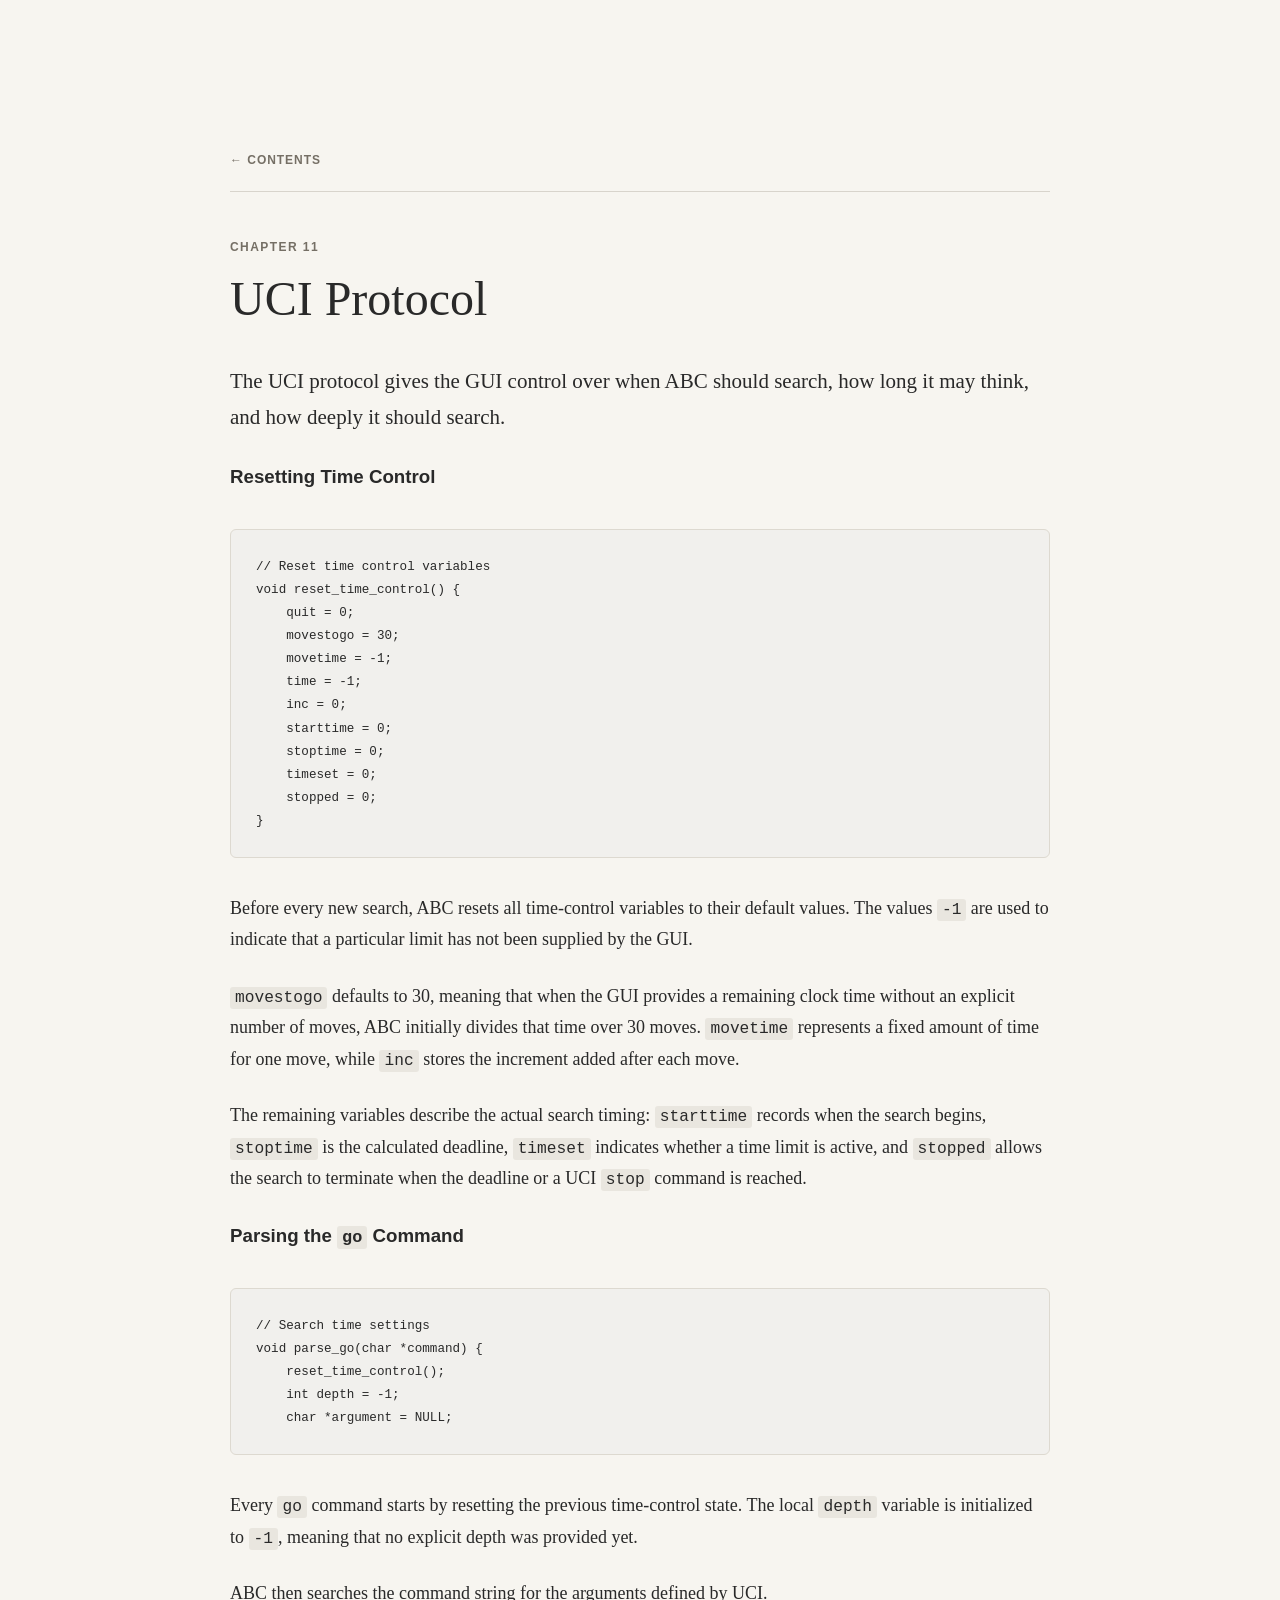
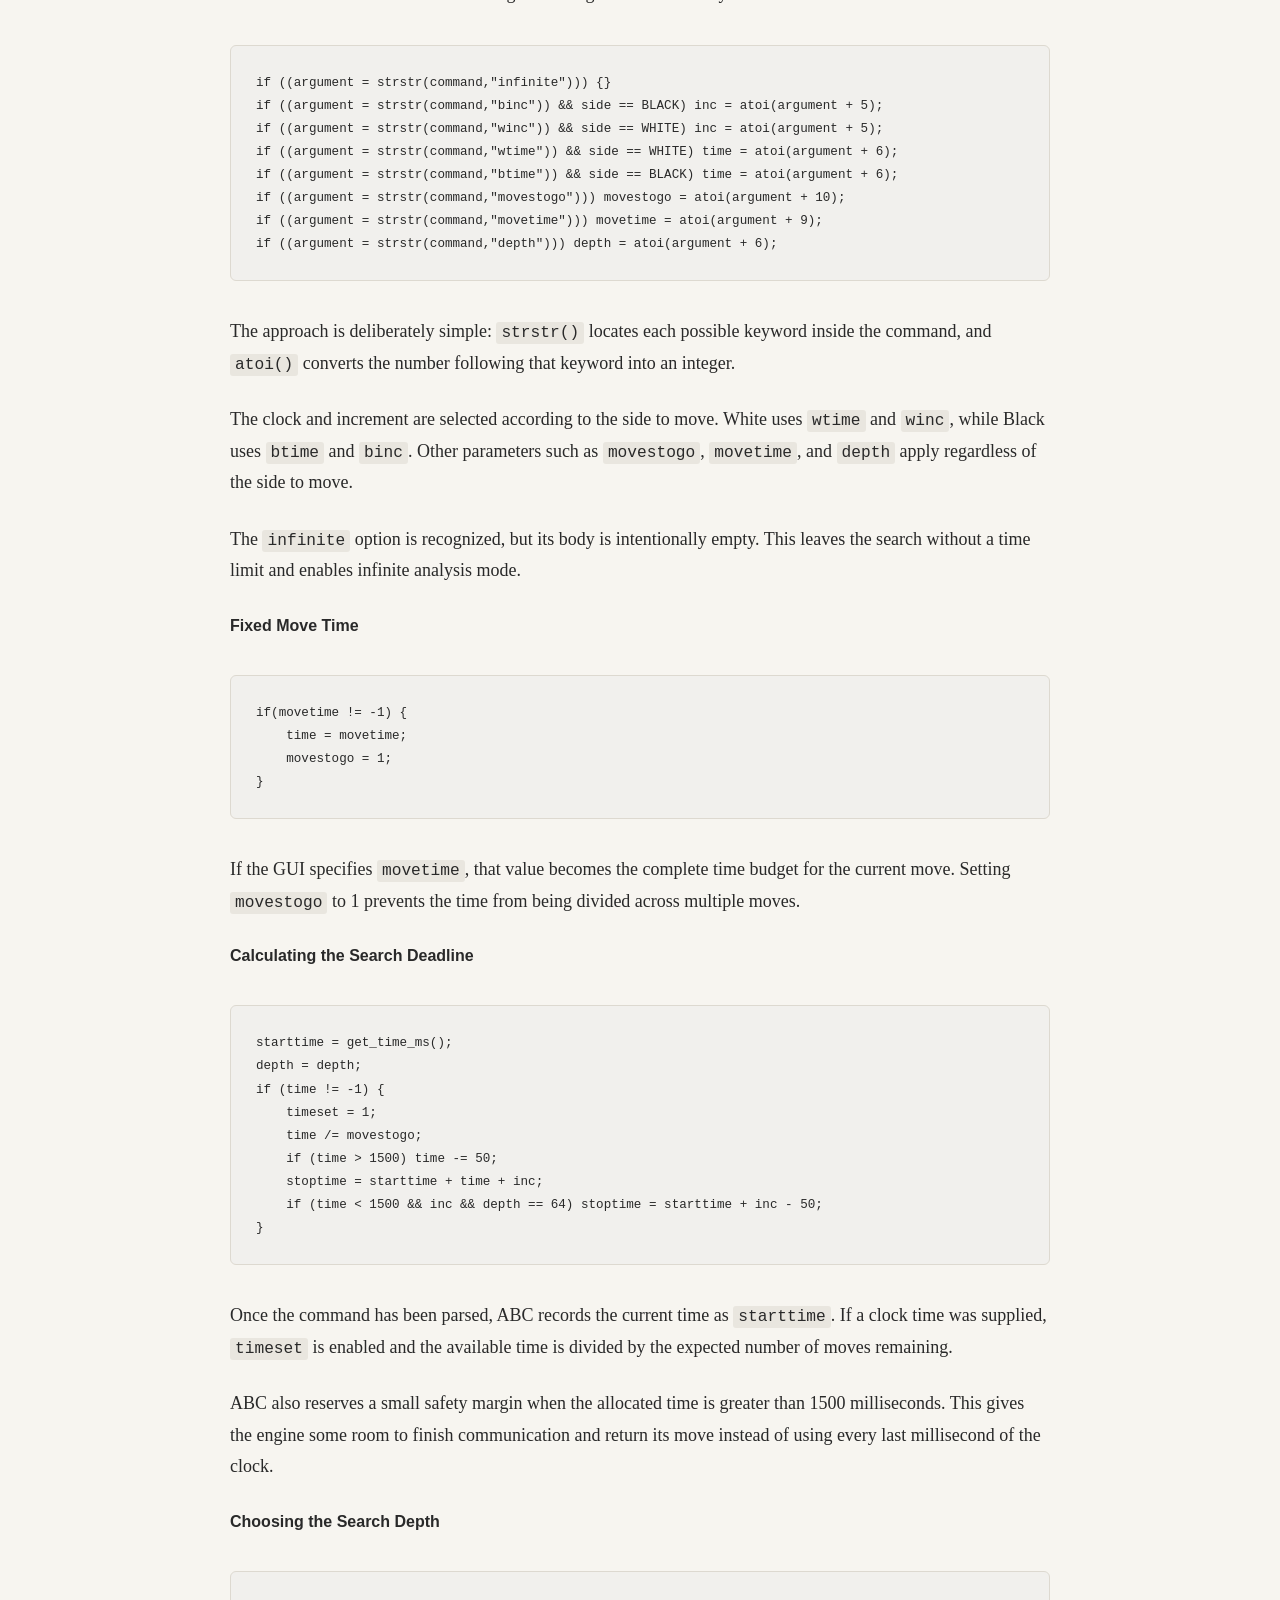
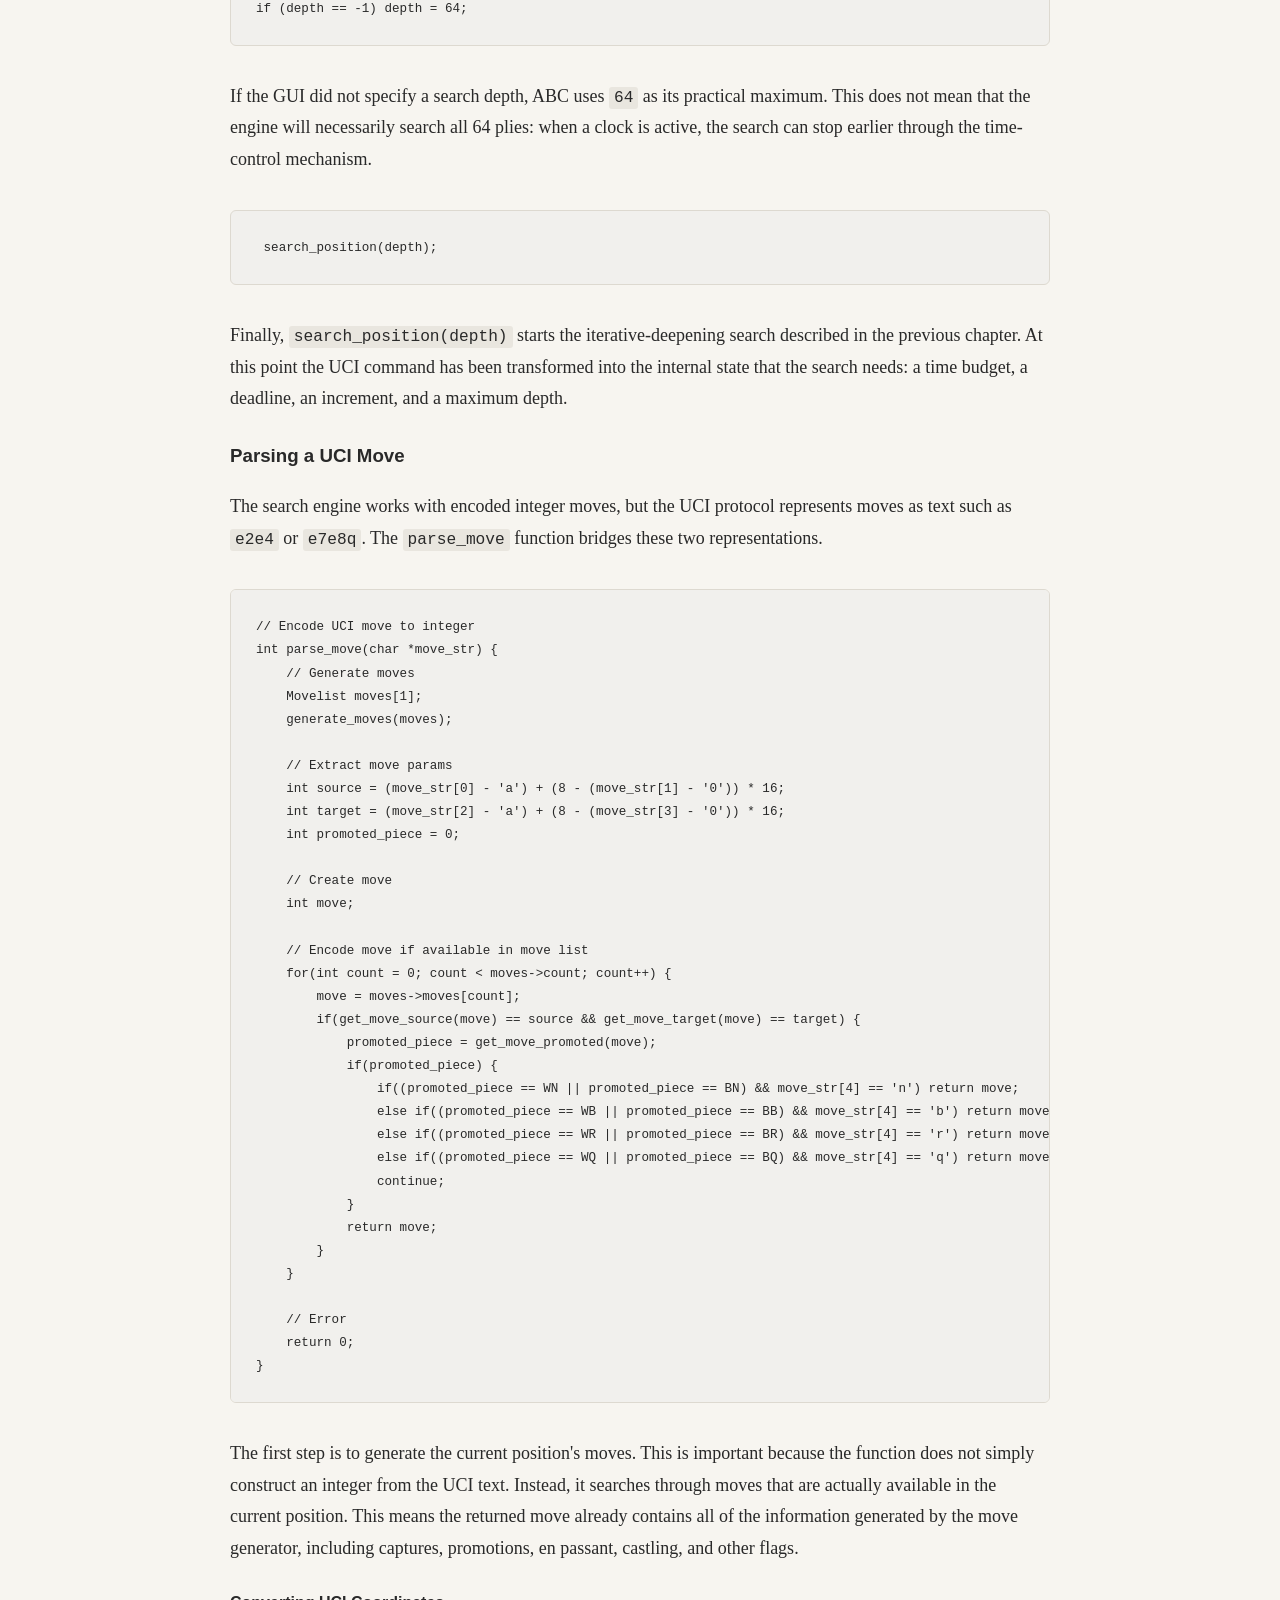
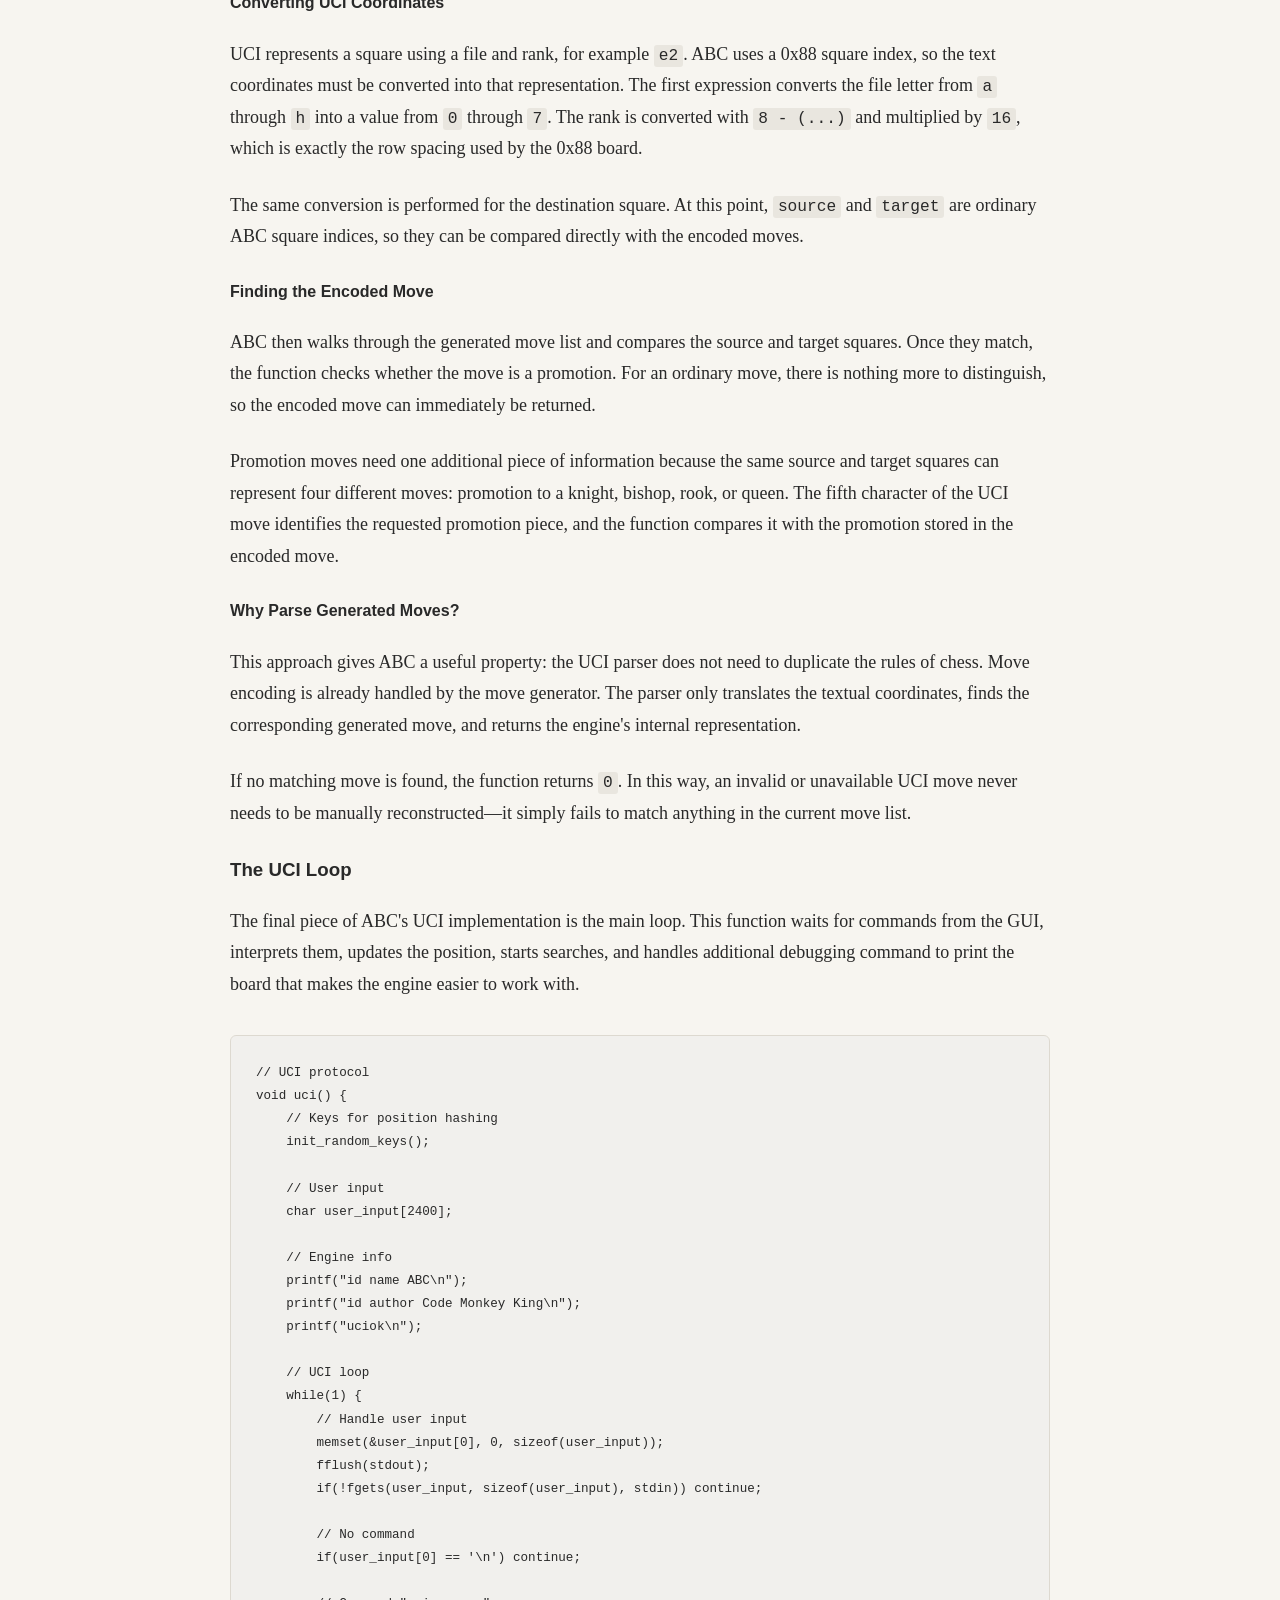
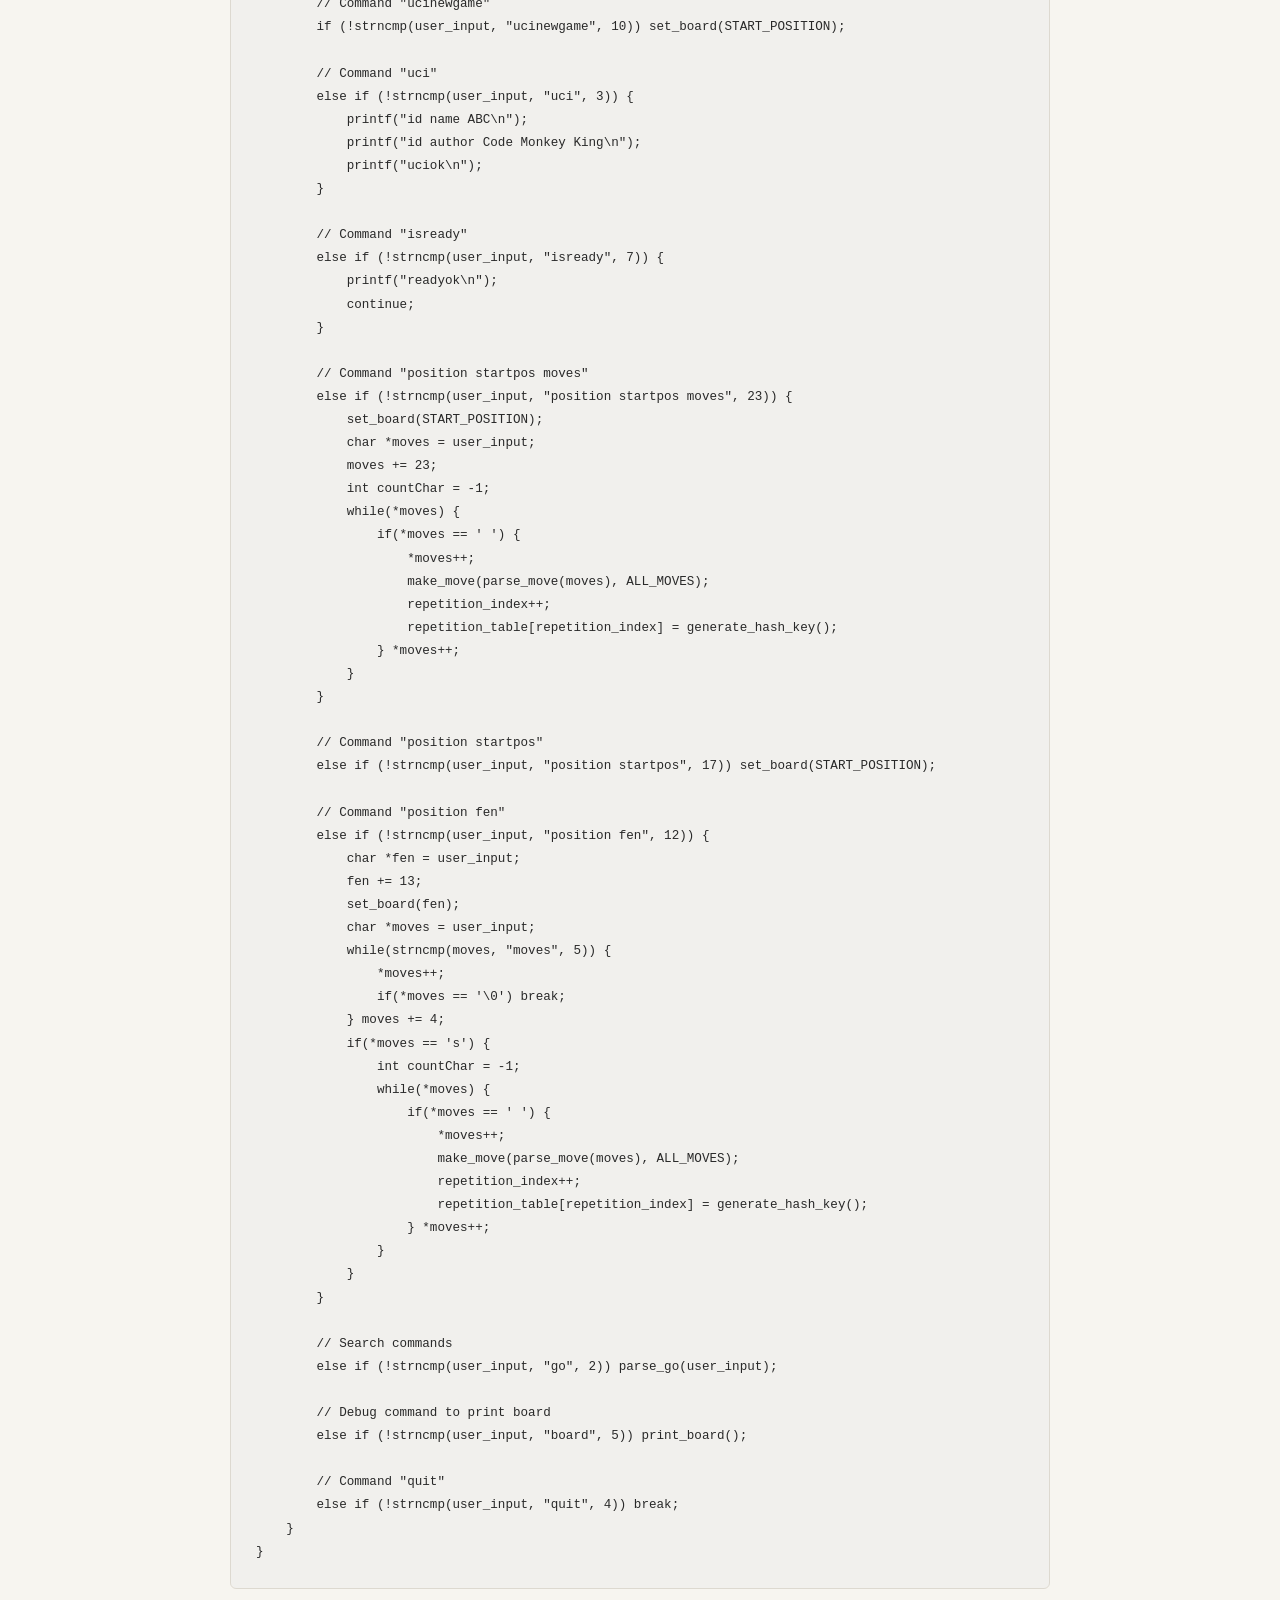
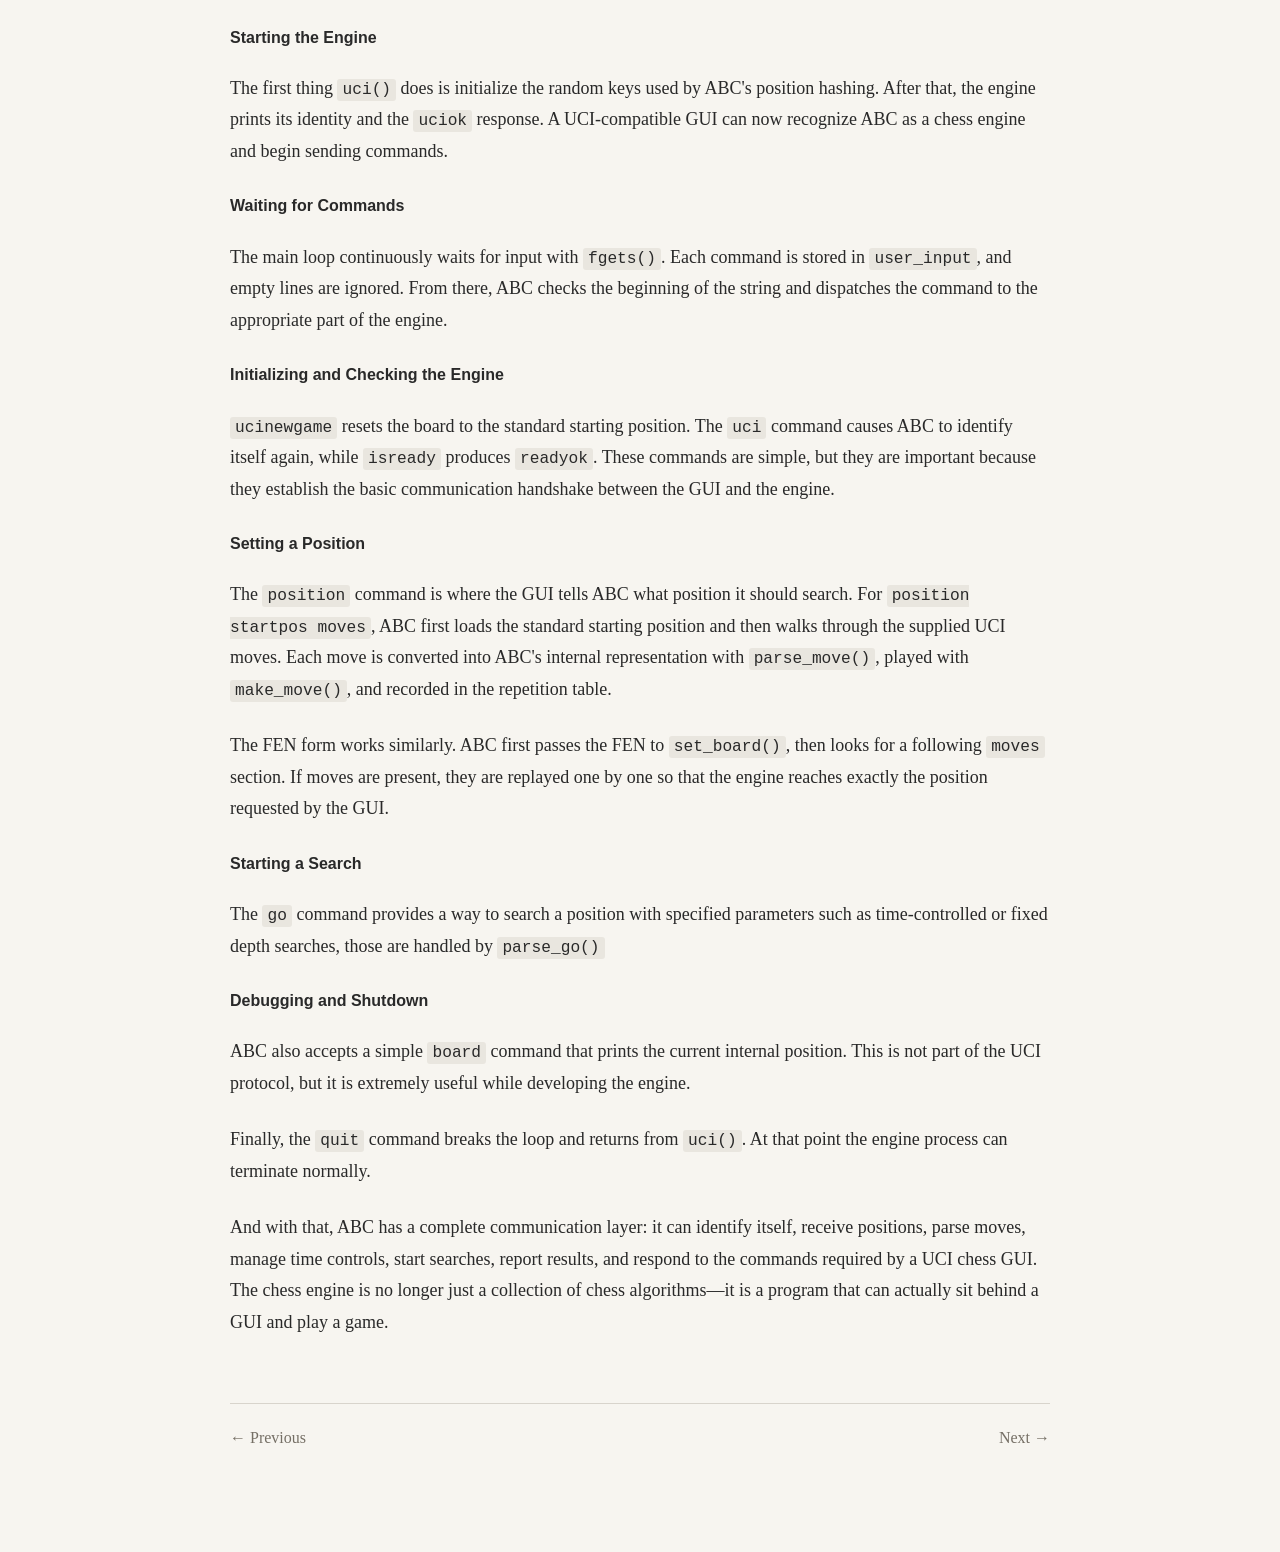
<file: book/uci.html>
<!DOCTYPE html>
<html lang="en">
<head>
    <meta charset="UTF-8">
    <meta name="viewport" content="width=device-width, initial-scale=1.0">
    <title>UCI Protocol — ABC</title>
    <link rel="stylesheet" href="style.css">
</head>
<body>
    <main class="book">
        <article class="chapter">
            <nav class="chapter-nav"><a href="../index.html">← Contents</a></nav>
            <div class="chapter-label">Chapter 11</div>
            <h2>UCI Protocol</h2>
            <p class="lead">The UCI protocol gives the GUI control over when ABC should search, how long it may think, and how deeply it should search.</p>
            <h3>Resetting Time Control</h3>
            <pre><code>// Reset time control variables
void reset_time_control() {
    quit = 0;
    movestogo = 30;
    movetime = -1;
    time = -1;
    inc = 0;
    starttime = 0;
    stoptime = 0;
    timeset = 0;
    stopped = 0;
}</code></pre>
            <p>Before every new search, ABC resets all time-control variables to their default values. The values <code>-1</code> are used to indicate that a particular limit has not been supplied by the GUI.</p>
            <p><code>movestogo</code> defaults to 30, meaning that when the GUI provides a remaining clock time without an explicit number of moves, ABC initially divides that time over 30 moves. <code>movetime</code> represents a fixed amount of time for one move, while <code>inc</code> stores the increment added after each move.</p>
            <p>The remaining variables describe the actual search timing: <code>starttime</code> records when the search begins, <code>stoptime</code> is the calculated deadline, <code>timeset</code> indicates whether a time limit is active, and <code>stopped</code> allows the search to terminate when the deadline or a UCI <code>stop</code> command is reached.</p>
            <h3>Parsing the <code>go</code> Command</h3>
            <pre><code>// Search time settings
void parse_go(char *command) {
    reset_time_control();
    int depth = -1;
    char *argument = NULL;</code></pre>
            <p>Every <code>go</code> command starts by resetting the previous time-control state. The local <code>depth</code> variable is initialized to <code>-1</code>, meaning that no explicit depth was provided yet.</p>
            <p>ABC then searches the command string for the arguments defined by UCI.</p>
            <pre><code>if ((argument = strstr(command,"infinite"))) {}
if ((argument = strstr(command,"binc")) &amp;&amp; side == BLACK) inc = atoi(argument + 5);
if ((argument = strstr(command,"winc")) &amp;&amp; side == WHITE) inc = atoi(argument + 5);
if ((argument = strstr(command,"wtime")) &amp;&amp; side == WHITE) time = atoi(argument + 6);
if ((argument = strstr(command,"btime")) &amp;&amp; side == BLACK) time = atoi(argument + 6);
if ((argument = strstr(command,"movestogo"))) movestogo = atoi(argument + 10);
if ((argument = strstr(command,"movetime"))) movetime = atoi(argument + 9);
if ((argument = strstr(command,"depth"))) depth = atoi(argument + 6);</code></pre>
            <p>The approach is deliberately simple: <code>strstr()</code> locates each possible keyword inside the command, and <code>atoi()</code> converts the number following that keyword into an integer.</p>
            <p>The clock and increment are selected according to the side to move. White uses <code>wtime</code> and <code>winc</code>, while Black uses <code>btime</code> and <code>binc</code>. Other parameters such as <code>movestogo</code>, <code>movetime</code>, and <code>depth</code> apply regardless of the side to move.</p>
            <p>The <code>infinite</code> option is recognized, but its body is intentionally empty. This leaves the search without a time limit and enables infinite analysis mode.</p>
            <h4>Fixed Move Time</h4>
            <pre><code>if(movetime != -1) {
    time = movetime;
    movestogo = 1;
}</code></pre>
            <p>If the GUI specifies <code>movetime</code>, that value becomes the complete time budget for the current move. Setting <code>movestogo</code> to 1 prevents the time from being divided across multiple moves.</p>
            <h4>Calculating the Search Deadline</h4>
            <pre><code>starttime = get_time_ms();
depth = depth;
if (time != -1) {
    timeset = 1;
    time /= movestogo;
    if (time &gt; 1500) time -= 50;
    stoptime = starttime + time + inc;
    if (time &lt; 1500 &amp;&amp; inc &amp;&amp; depth == 64) stoptime = starttime + inc - 50;
}</code></pre>
            <p>Once the command has been parsed, ABC records the current time as <code>starttime</code>. If a clock time was supplied, <code>timeset</code> is enabled and the available time is divided by the expected number of moves remaining.</p>
            <p>ABC also reserves a small safety margin when the allocated time is greater than 1500 milliseconds. This gives the engine some room to finish communication and return its move instead of using every last millisecond of the clock.</p>
            <h4>Choosing the Search Depth</h4>
            <pre><code>if (depth == -1) depth = 64;
</code></pre>
            <p>If the GUI did not specify a search depth, ABC uses <code>64</code> as its practical maximum. This does not mean that the engine will necessarily search all 64 plies: when a clock is active, the search can stop earlier through the time-control mechanism.</p>
            <pre><code> search_position(depth);</code></pre>
            <p>Finally, <code>search_position(depth)</code> starts the iterative-deepening search described in the previous chapter. At this point the UCI command has been transformed into the internal state that the search needs: a time budget, a deadline, an increment, and a maximum depth.</p>
            <h3>Parsing a UCI Move</h3>
            <p>The search engine works with encoded integer moves, but the UCI protocol represents moves as text such as <code>e2e4</code> or <code>e7e8q</code>. The <code>parse_move</code> function bridges these two representations.</p>
            <pre><code>// Encode UCI move to integer
int parse_move(char *move_str) {
    // Generate moves
    Movelist moves[1];
    generate_moves(moves);
    
    // Extract move params
    int source = (move_str[0] - 'a') + (8 - (move_str[1] - '0')) * 16;
    int target = (move_str[2] - 'a') + (8 - (move_str[3] - '0')) * 16;
    int promoted_piece = 0;
    
    // Create move
    int move;
    
    // Encode move if available in move list
    for(int count = 0; count &lt; moves->count; count++) {
        move = moves->moves[count];
        if(get_move_source(move) == source &amp;&amp; get_move_target(move) == target) {
            promoted_piece = get_move_promoted(move);
            if(promoted_piece) {
                if((promoted_piece == WN || promoted_piece == BN) &amp;&amp; move_str[4] == 'n') return move;
                else if((promoted_piece == WB || promoted_piece == BB) &amp;&amp; move_str[4] == 'b') return move;
                else if((promoted_piece == WR || promoted_piece == BR) &amp;&amp; move_str[4] == 'r') return move;
                else if((promoted_piece == WQ || promoted_piece == BQ) &amp;&amp; move_str[4] == 'q') return move;
                continue;
            }
            return move;
        }
    }
    
    // Error
    return 0;
}</code></pre>
            <p>The first step is to generate the current position's moves. This is important because the function does not simply construct an integer from the UCI text. Instead, it searches through moves that are actually available in the current position. This means the returned move already contains all of the information generated by the move generator, including captures, promotions, en passant, castling, and other flags.</p>
            <h4>Converting UCI Coordinates</h4>
            <p>UCI represents a square using a file and rank, for example <code>e2</code>. ABC uses a 0x88 square index, so the text coordinates must be converted into that representation. The first expression converts the file letter from <code>a</code> through <code>h</code> into a value from <code>0</code> through <code>7</code>. The rank is converted with <code>8 - (...)</code> and multiplied by <code>16</code>, which is exactly the row spacing used by the 0x88 board.</p>
            <p>The same conversion is performed for the destination square. At this point, <code>source</code> and <code>target</code> are ordinary ABC square indices, so they can be compared directly with the encoded moves.</p>
            <h4>Finding the Encoded Move</h4>
            <p>ABC then walks through the generated move list and compares the source and target squares. Once they match, the function checks whether the move is a promotion. For an ordinary move, there is nothing more to distinguish, so the encoded move can immediately be returned.</p>
            <p>Promotion moves need one additional piece of information because the same source and target squares can represent four different moves: promotion to a knight, bishop, rook, or queen. The fifth character of the UCI move identifies the requested promotion piece, and the function compares it with the promotion stored in the encoded move.</p>
            <h4>Why Parse Generated Moves?</h4>
            <p>This approach gives ABC a useful property: the UCI parser does not need to duplicate the rules of chess. Move encoding is already handled by the move generator. The parser only translates the textual coordinates, finds the corresponding generated move, and returns the engine's internal representation.</p>
            <p>If no matching move is found, the function returns <code>0</code>. In this way, an invalid or unavailable UCI move never needs to be manually reconstructed—it simply fails to match anything in the current move list.</p>
            <h3>The UCI Loop</h3>
            <p>The final piece of ABC's UCI implementation is the main loop. This function waits for commands from the GUI, interprets them, updates the position, starts searches, and handles additional debugging command to print the board that makes the engine easier to work with.</p>
            <pre><code>// UCI protocol
void uci() {
    // Keys for position hashing
    init_random_keys();
    
    // User input
    char user_input[2400];
    
    // Engine info
    printf("id name ABC\n");
    printf("id author Code Monkey King\n");
    printf("uciok\n");
    
    // UCI loop
    while(1) {
        // Handle user input
        memset(&amp;user_input[0], 0, sizeof(user_input));
        fflush(stdout);
        if(!fgets(user_input, sizeof(user_input), stdin)) continue;
        
        // No command
        if(user_input[0] == '\n') continue;
        
        // Command "ucinewgame"
        if (!strncmp(user_input, "ucinewgame", 10)) set_board(START_POSITION);
        
        // Command "uci"
        else if (!strncmp(user_input, "uci", 3)) {
            printf("id name ABC\n");
            printf("id author Code Monkey King\n");
            printf("uciok\n");
        }
        
        // Command "isready"
        else if (!strncmp(user_input, "isready", 7)) {
            printf("readyok\n");
            continue;
        }
        
        // Command "position startpos moves"
        else if (!strncmp(user_input, "position startpos moves", 23)) {
            set_board(START_POSITION);
            char *moves = user_input;
            moves += 23;
            int countChar = -1;
            while(*moves) {
                if(*moves == ' ') {
                    *moves++;
                    make_move(parse_move(moves), ALL_MOVES);
                    repetition_index++;
                    repetition_table[repetition_index] = generate_hash_key();
                } *moves++;
            }
        }
        
        // Command "position startpos"
        else if (!strncmp(user_input, "position startpos", 17)) set_board(START_POSITION);
        
        // Command "position fen"
        else if (!strncmp(user_input, "position fen", 12)) {
            char *fen = user_input;
            fen += 13;
            set_board(fen);
            char *moves = user_input;
            while(strncmp(moves, "moves", 5)) {
                *moves++;
                if(*moves == '\0') break;
            } moves += 4;
            if(*moves == 's') {
                int countChar = -1;
                while(*moves) {
                    if(*moves == ' ') {
                        *moves++;
                        make_move(parse_move(moves), ALL_MOVES);
                        repetition_index++;
                        repetition_table[repetition_index] = generate_hash_key();
                    } *moves++;
                }
            }
        }
        
        // Search commands
        else if (!strncmp(user_input, "go", 2)) parse_go(user_input);
        
        // Debug command to print board
        else if (!strncmp(user_input, "board", 5)) print_board();
        
        // Command "quit"
        else if (!strncmp(user_input, "quit", 4)) break;
    }
}</code></pre>
            <h4>Starting the Engine</h4>
            <p>The first thing <code>uci()</code> does is initialize the random keys used by ABC's position hashing. After that, the engine prints its identity and the <code>uciok</code> response. A UCI-compatible GUI can now recognize ABC as a chess engine and begin sending commands.</p>
            <h4>Waiting for Commands</h4>
            <p>The main loop continuously waits for input with <code>fgets()</code>. Each command is stored in <code>user_input</code>, and empty lines are ignored. From there, ABC checks the beginning of the string and dispatches the command to the appropriate part of the engine.</p>
            <h4>Initializing and Checking the Engine</h4>
            <p><code>ucinewgame</code> resets the board to the standard starting position. The <code>uci</code> command causes ABC to identify itself again, while <code>isready</code> produces <code>readyok</code>. These commands are simple, but they are important because they establish the basic communication handshake between the GUI and the engine.</p>
            <h4>Setting a Position</h4>
            <p>The <code>position</code> command is where the GUI tells ABC what position it should search. For <code>position startpos moves</code>, ABC first loads the standard starting position and then walks through the supplied UCI moves. Each move is converted into ABC's internal representation with <code>parse_move()</code>, played with <code>make_move()</code>, and recorded in the repetition table.</p>
            <p>The FEN form works similarly. ABC first passes the FEN to <code>set_board()</code>, then looks for a following <code>moves</code> section. If moves are present, they are replayed one by one so that the engine reaches exactly the position requested by the GUI.</p>
            <h4>Starting a Search</h4>
            <p>The <code>go</code> command provides a way to search a position with specified parameters such as time-controlled or fixed depth searches, those are handled by <code>parse_go()</code></p>
            <h4>Debugging and Shutdown</h4>
            <p>ABC also accepts a simple <code>board</code> command that prints the current internal position. This is not part of the UCI protocol, but it is extremely useful while developing the engine.</p>
            <p>Finally, the <code>quit</code> command breaks the loop and returns from <code>uci()</code>. At that point the engine process can terminate normally.</p>
            <p>And with that, ABC has a complete communication layer: it can identify itself, receive positions, parse moves, manage time controls, start searches, report results, and respond to the commands required by a UCI chess GUI. The chess engine is no longer just a collection of chess algorithms—it is a program that can actually sit behind a GUI and play a game.</p>
            <nav class="chapter-nav-bottom">
                <a href="search.html">← Previous</a>
                <a class="next" href="misc.html">Next →</a>
            </nav>
        </article>
    </main>
</body>
</html>
</file>
<file: book/style.css>
* {
    box-sizing: border-box;
}

html {
    scroll-behavior: smooth;
}

body {
    margin: 0;
    background: #f7f5f0;
    color: #292929;
    font-family: -apple-system, BlinkMacSystemFont, "Segoe UI", sans-serif;
    line-height: 1.75;
}

.book {
    width: min(100% - 48px, 820px);
    margin: 0 auto;
    padding: 80px 0 100px;
}

.book-header {
    text-align: center;
    padding: 0 0 70px;
    border-bottom: 1px solid #d8d4cc;
}

.book-kicker {
    margin-bottom: 20px;
    color: #756f65;
    font-size: 12px;
    font-weight: 600;
    letter-spacing: 0.18em;
}

.book-header h1 {
    margin: 0;
    color: #1f1f1f;
    font-family: Georgia, "Times New Roman", serif;
    font-size: clamp(64px, 12vw, 110px);
    font-weight: 400;
    line-height: 1;
}

.subtitle {
    margin: 18px 0 0;
    font-family: Georgia, "Times New Roman", serif;
    font-size: 25px;
}

.description {
    max-width: 560px;
    margin: 18px auto 0;
    color: #6b675f;
    font-family: Georgia, "Times New Roman", serif;
    font-size: 16px;
}

.contents {
    padding: 55px 0 65px;
    border-bottom: 1px solid #d8d4cc;
}

.contents h2,
.chapter h2 {
    margin: 0;
    font-family: Georgia, "Times New Roman", serif;
    font-weight: 400;
}

.contents h2 {
    margin-bottom: 25px;
    font-size: 28px;
}

.contents ol {
    margin: 0;
    padding: 0;
    list-style: none;
}

.contents li {
    margin: 0;
}

.contents a {
    display: flex;
    gap: 14px;
    padding: 8px 0;
    color: #292929;
    font-family: Georgia, "Times New Roman", serif;
    text-decoration: none;
    border-bottom: 1px dotted #d2cec6;
}

.contents a:hover {
    color: #756f65;
}

.contents a span {
    width: 25px;
    color: #8a847a;
}

.chapter {
    padding-top: 70px;
}

.chapter-label {
    margin-bottom: 12px;
    color: #756f65;
    font-size: 12px;
    font-weight: 600;
    letter-spacing: 0.12em;
    text-transform: uppercase;
}

.chapter h2 {
    margin-bottom: 35px;
    font-size: clamp(34px, 6vw, 48px);
    line-height: 1.2;
}

.chapter p {
    margin: 0 0 25px;
    font-family: Georgia, "Times New Roman", serif;
    font-size: 18px;
    font-variant-numeric: lining-nums tabular-nums;
}

.chapter .lead {
    font-size: 21px;
}

.chapter-nav {
    display: flex;
    justify-content: space-between;
    align-items: center;
    margin: 0 0 45px;
    padding-bottom: 20px;
    border-bottom: 1px solid #d8d4cc;
}

.chapter-nav a {
    color: #756f65;
    font-size: 12px;
    font-weight: 600;
    letter-spacing: 0.08em;
    text-decoration: none;
    text-transform: uppercase;
}

.chapter-nav a:hover {
    color: #292929;
}

.chapter-nav-bottom {
    display: flex;
    justify-content: space-between;
    align-items: center;
    margin-top: 65px;
    padding-top: 20px;
    border-top: 1px solid #d8d4cc;
}

.chapter-nav-bottom a {
    color: #756f65;
    font-family: Georgia, "Times New Roman", serif;
    font-size: 16px;
    text-decoration: none;
}

.chapter-nav-bottom a:hover {
    color: #292929;
}

.chapter-nav-bottom .next {
    margin-left: auto;
}

.book-navigation {
    display: flex;
    margin-top: 30px;
}

.book-navigation-center {
    justify-content: center;
}

.book-navigation a {
    color: #756f65;
    font-family: Georgia, "Times New Roman", serif;
    font-size: 15px;
    text-decoration: none;
}

.book-navigation a:hover {
    color: #292929;
}

.note {
    margin: 40px 0;
    padding: 25px 30px;
    background: #efede8;
    border-left: 3px solid #9b958b;
}

.note-title {
    margin-bottom: 8px;
    font-family: Georgia, "Times New Roman", serif;
    font-size: 18px;
    font-weight: 700;
}

.note p {
    margin: 0;
}

pre {
    margin: 35px 0;
    padding: 25px;
    overflow-x: auto;
    background: #f1f0ed;
    color: #292929;
    border: 1px solid #ddd9d0;
    border-radius: 6px;
    font-family: "SFMono-Regular", Consolas, "Liberation Mono", Menlo, monospace;
    font-size: 14px;
    line-height: 1.65;
}

code {
    padding: 2px 5px;
    background: #e9e6df;
    border-radius: 3px;
    font-family: "SFMono-Regular", Consolas, "Liberation Mono", Menlo, monospace;
    font-size: 0.9em;
}

pre code {
    padding: 0;
    background: transparent;
}

@media (max-width: 600px) {
    .book {
        width: min(100% - 30px, 820px);
        padding: 50px 0 70px;
    }

    .book-header {
        padding-bottom: 50px;
    }

    .contents {
        padding: 40px 0 50px;
    }

    .chapter {
        padding-top: 50px;
    }

    .chapter p {
        font-size: 17px;
    }

    .chapter .lead {
        font-size: 19px;
    }

    .chapter-nav {
        margin-bottom: 35px;
    }

    .chapter-nav-bottom {
        margin-top: 50px;
    }

    .note {
        padding: 20px;
    }

    pre {
        margin: 25px -5px;
        padding: 18px;
        font-size: 12px;
    }
}
</file>
